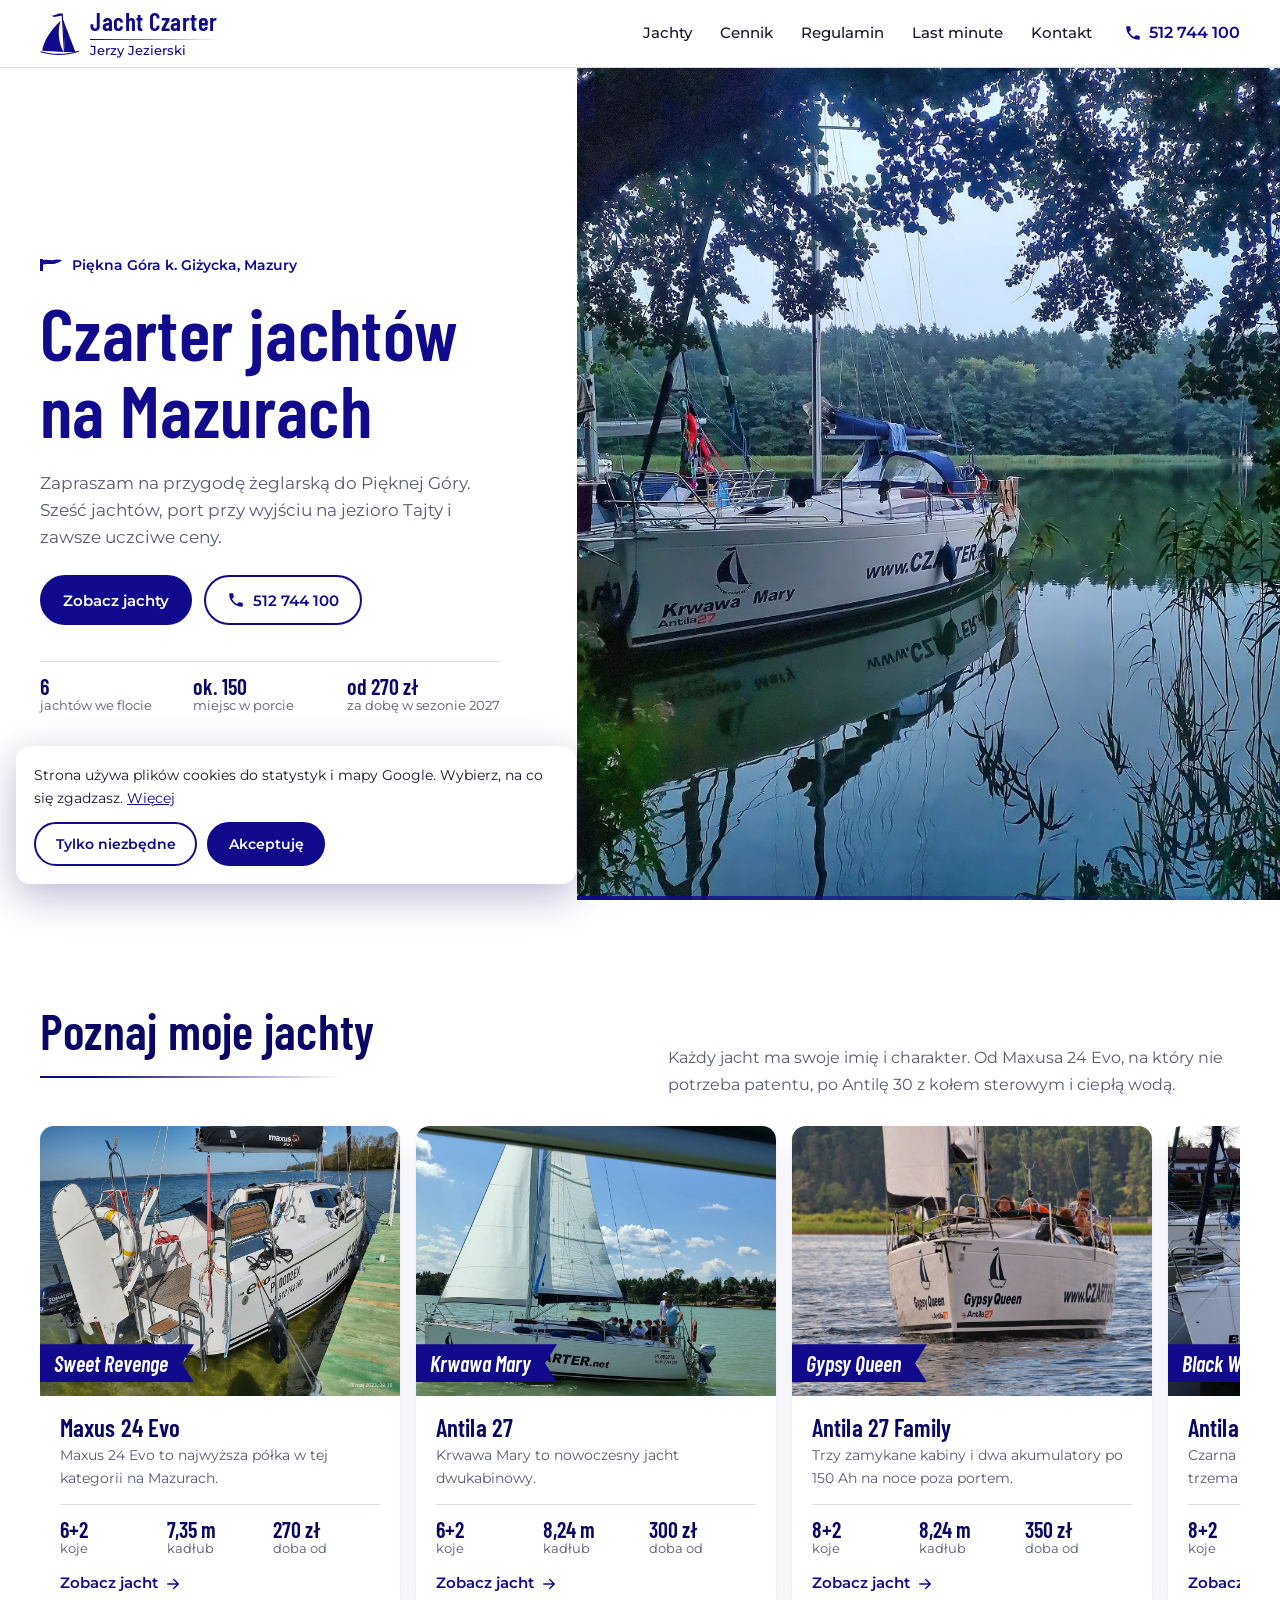
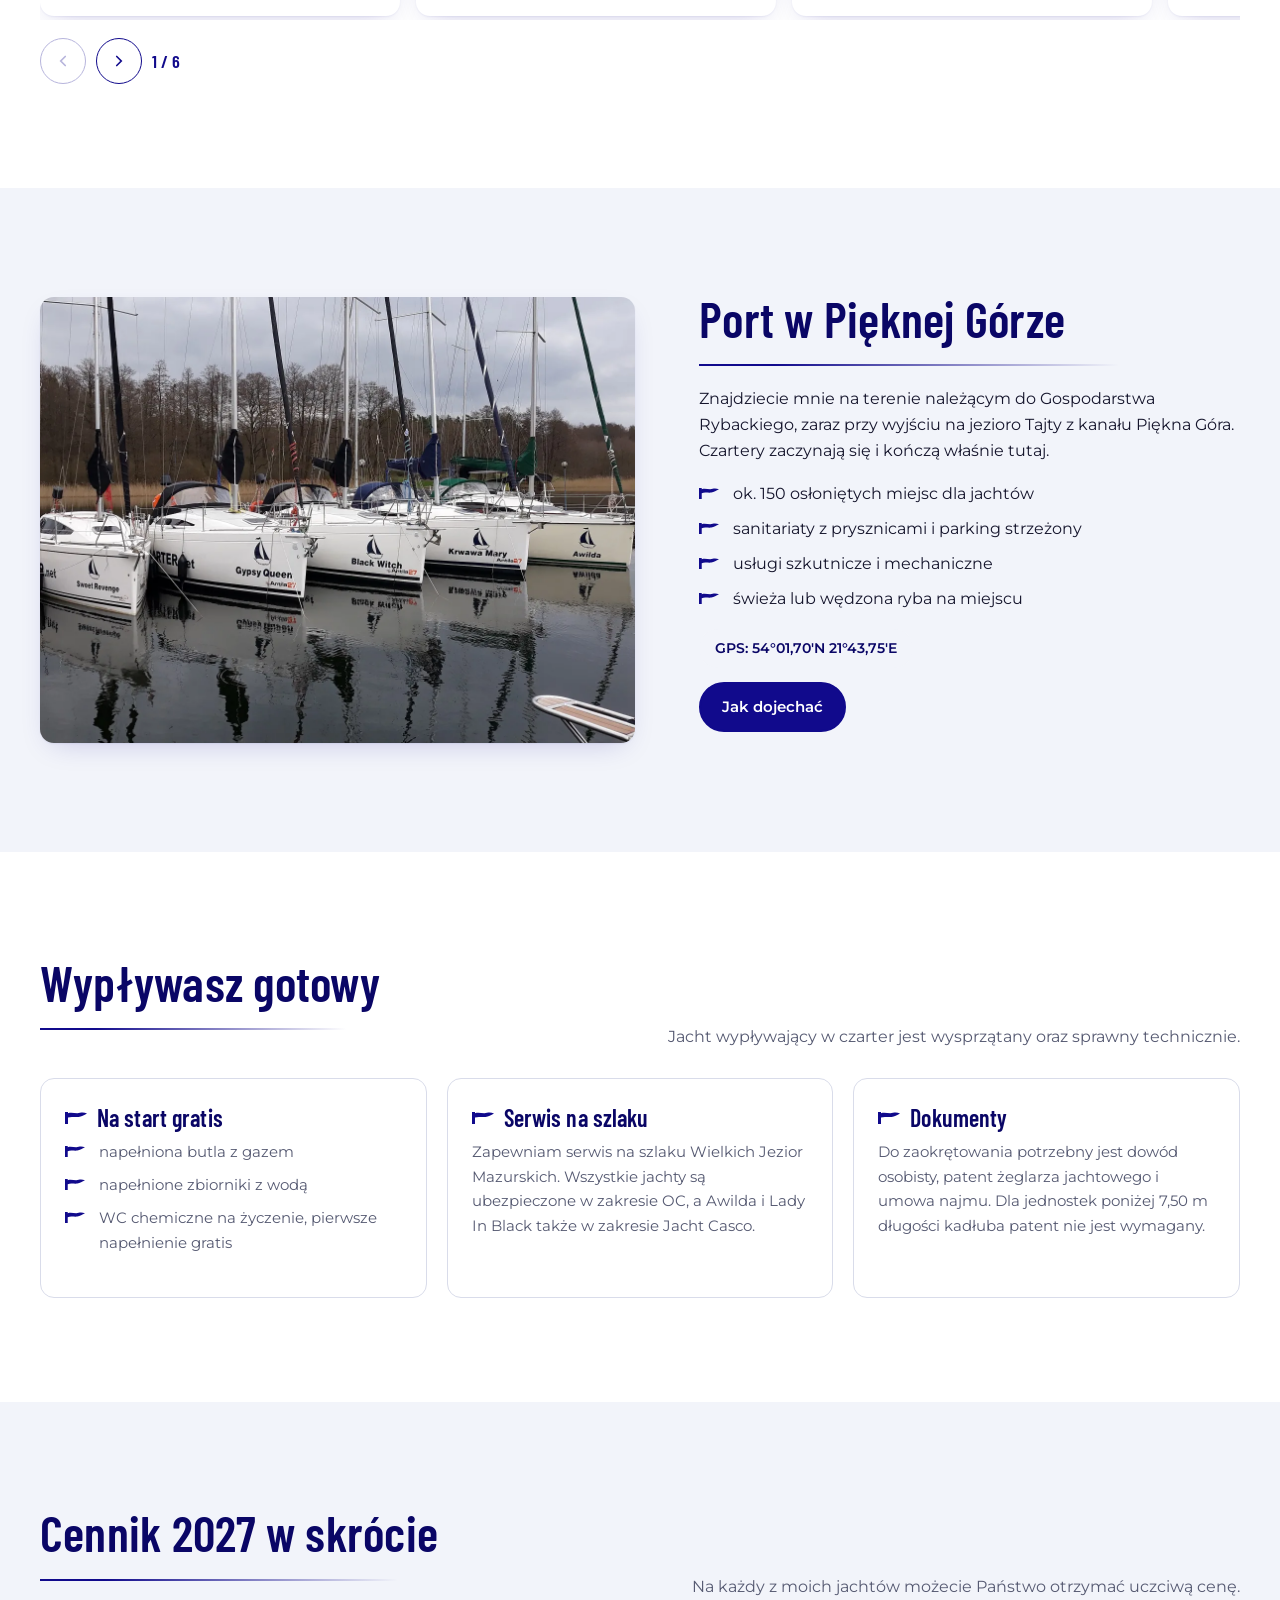
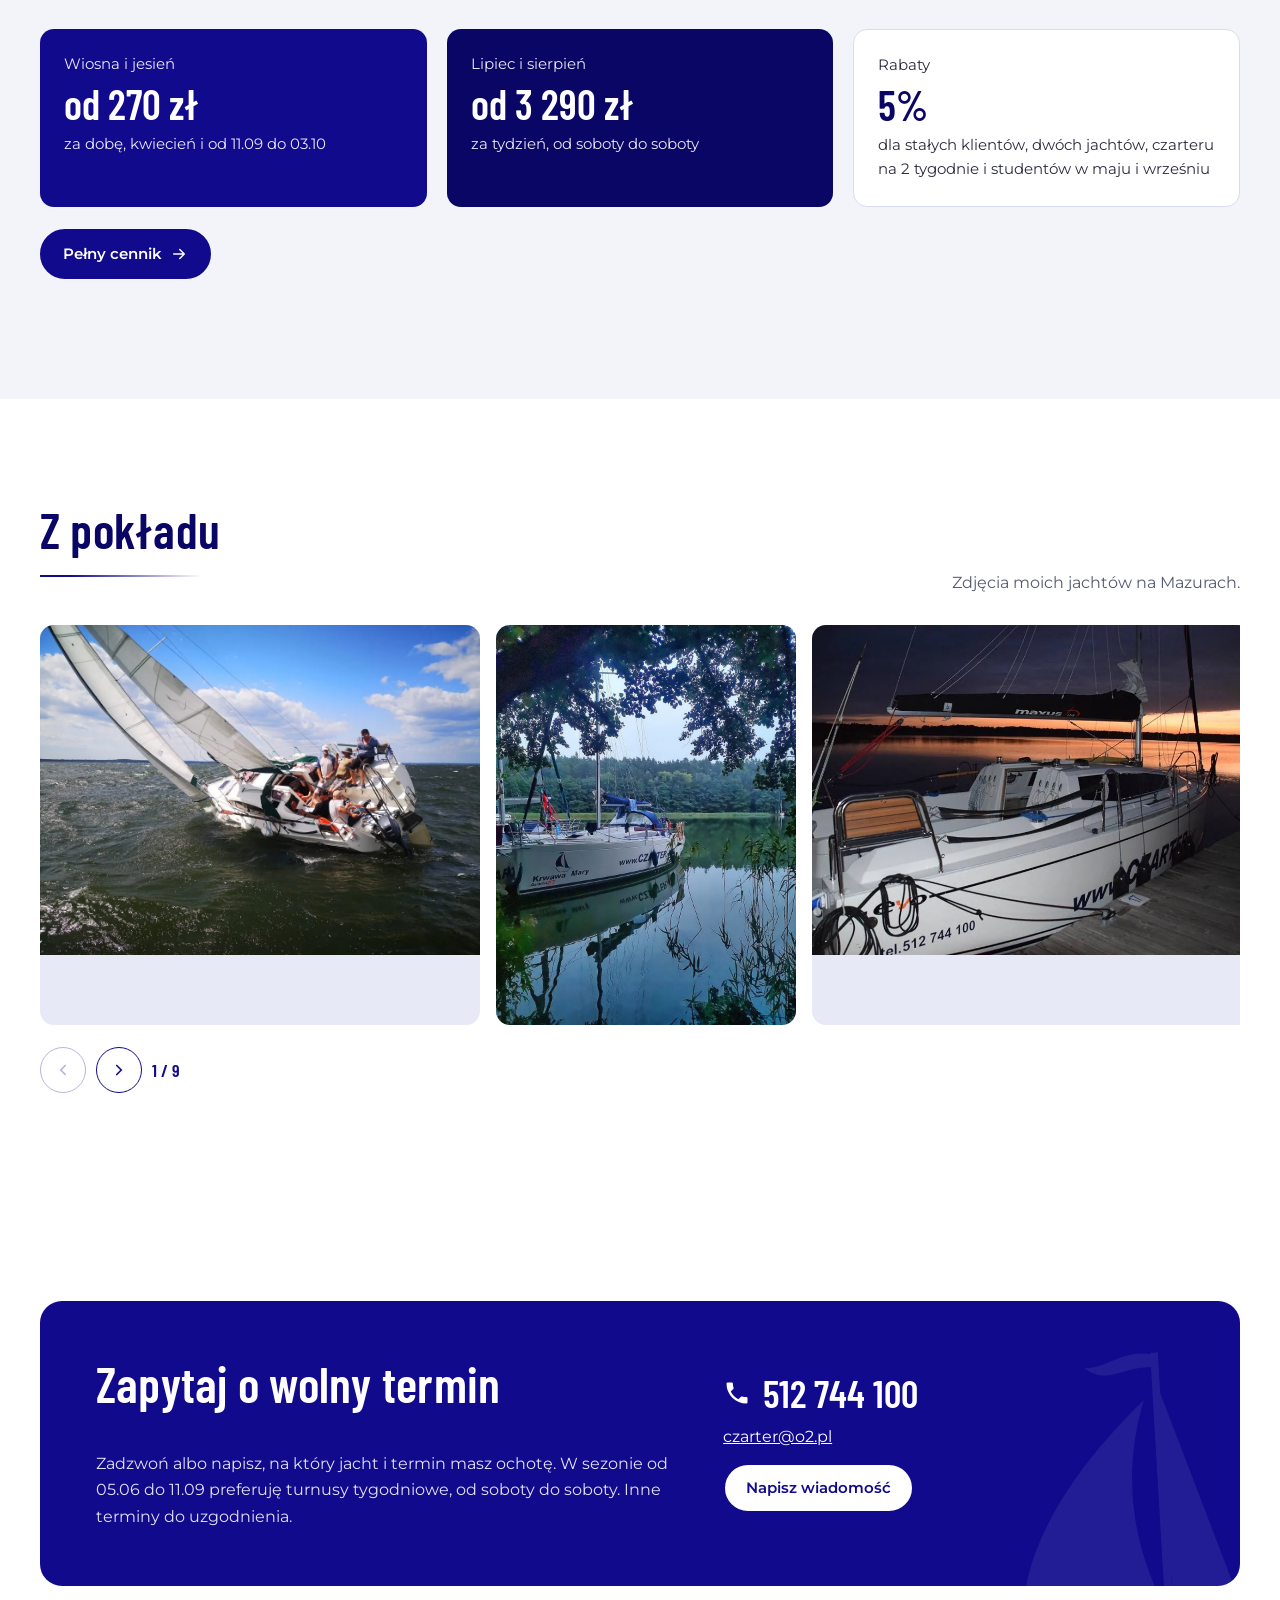
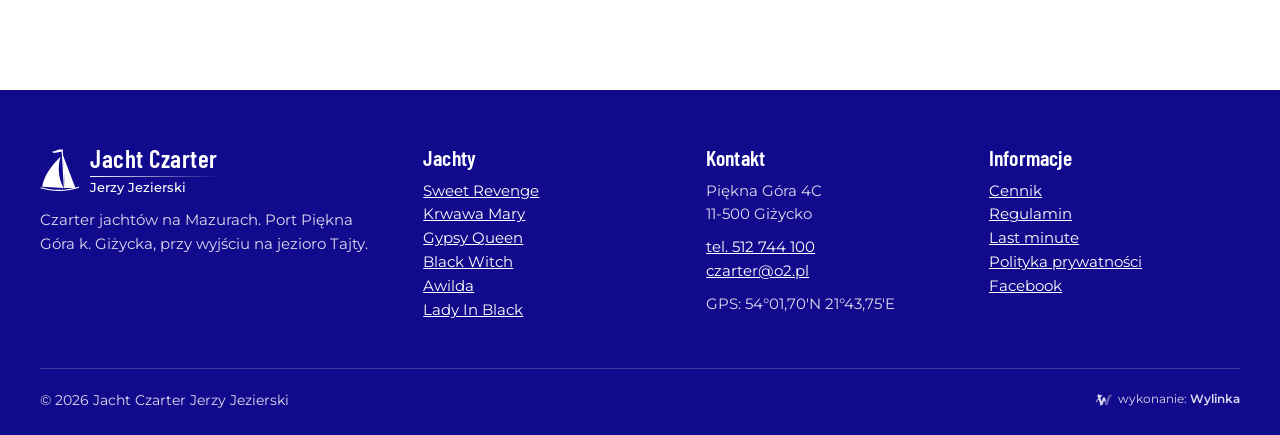
<file: index.html>
<!doctype html>
<html lang="pl">
<head>
<meta charset="utf-8">
<meta name="viewport" content="width=device-width,initial-scale=1,viewport-fit=cover">
<meta name="robots" content="noindex,nofollow">
<title>Czarter jachtów Mazury, Piękna Góra k. Giżycka | Jacht Czarter Jerzy Jezierski</title>
<meta name="description" content="Czarter jachtów na Mazurach z portu Piękna Góra k. Giżycka. Sześć jachtów: Maxus 24 Evo, Antila 27, Antila 27 Family, Mellody 30, Antila 30. Cennik 2027, tel. 512 744 100.">
<meta name="theme-color" content="#ffffff">
<link rel="icon" href="img/favicon.svg" type="image/svg+xml">
<link rel="preconnect" href="https://fonts.googleapis.com">
<link rel="preconnect" href="https://fonts.gstatic.com" crossorigin>
<link href="https://fonts.googleapis.com/css2?family=Barlow+Condensed:ital,wght@0,600;1,600&family=Montserrat:wght@400;500;600&display=swap" rel="stylesheet">
<link rel="stylesheet" href="style.css?v=1">
<style>
.wylinka-badge{display:inline-flex;align-items:center;gap:.4em;color:inherit;text-decoration:none;font-size:.875em;line-height:1;opacity:.85}
.wylinka-badge:hover,.wylinka-badge:focus-visible{opacity:1}
.wylinka-badge:focus-visible{outline:2px solid currentColor;outline-offset:3px;border-radius:2px}
.wylinka-badge svg{width:18px;height:18px;flex:none;overflow:visible}
.wylinka-badge b{font-weight:600}
.wylinka-badge .wy-old{opacity:.45;transform-origin:40px 30px;transition:transform .32s cubic-bezier(.3,.7,.4,1),opacity .32s ease-out}
.wylinka-badge .wy-pod{opacity:0;transition:opacity .2s ease-out .08s}
.wylinka-badge:hover .wy-old,.wylinka-badge:focus-visible .wy-old{transform:translate(9px,7px) rotate(9deg);opacity:0}
.wylinka-badge:hover .wy-pod,.wylinka-badge:focus-visible .wy-pod{opacity:1}
@media (prefers-reduced-motion:reduce){.wylinka-badge .wy-old,.wylinka-badge .wy-pod{transition:none}.wylinka-badge:hover .wy-old,.wylinka-badge:focus-visible .wy-old{transform:none;opacity:.45}.wylinka-badge:hover .wy-pod,.wylinka-badge:focus-visible .wy-pod{opacity:0}}
</style>
</head>
<body>
<a class="skip" href="#tresc">Przejdź do treści</a>
<header class="top"><div class="wrap top-in"><a class="logo" href="index.html" aria-label="Jacht Czarter Jerzy Jezierski, strona główna"><svg viewBox="0 0 110 118" aria-hidden="true" fill="currentColor"><path d="M59.3 2.5l3.2-.3 6.4 106.6-3.3.2z"/><path d="M60 3.2c-6.3-1.5-12.6.7-19 3.6-3.1 1.4-6.4 2.4-9.6 2.2 3.4 2.6 7.5 3.7 11.6 2.8 5.8-1.3 11.4-3.9 17.5-3.1z"/><path d="M62 15.5l35.5 92.8-28.4.4z"/><path d="M56.6 22.5C28 50 9.4 79.6 6.2 105.4l58.6 3.3C51.3 82.4 47.5 52.8 56.6 22.5z"/><path d="M2 106.5c34 9.5 70 10 106-2.2l-1 3.2c-36 12-72 11.4-106 2z"/></svg><span><b>Jacht Czarter</b><small>Jerzy Jezierski</small></span></a><nav class="menu" id="menu" aria-label="Główne"><div class="rozw"><a href="jachty.html">Jachty</a><div class="podmenu"><a href="jacht-sweet-revenge.html"><b>Sweet Revenge</b><span>Maxus 24 Evo</span></a><a href="jacht-krwawa-mary.html"><b>Krwawa Mary</b><span>Antila 27</span></a><a href="jacht-gypsy-queen.html"><b>Gypsy Queen</b><span>Antila 27 Family</span></a><a href="jacht-black-witch.html"><b>Black Witch</b><span>Antila 27 Family</span></a><a href="jacht-awilda.html"><b>Awilda</b><span>Mellody 30</span></a><a href="jacht-lady-in-black.html"><b>Lady In Black</b><span>Antila 30</span></a></div></div><a href="cennik.html">Cennik</a><a href="regulamin.html">Regulamin</a><a href="last-minute.html">Last minute</a><a href="kontakt.html">Kontakt</a><a class="m-tel" href="tel:+48512744100"><svg viewBox="0 0 24 24" aria-hidden="true"><path d="M6.6 10.8a15.1 15.1 0 0 0 6.6 6.6l2.2-2.2a1 1 0 0 1 1-.25 11.4 11.4 0 0 0 3.6.57 1 1 0 0 1 1 1V20a1 1 0 0 1-1 1A17 17 0 0 1 3 4a1 1 0 0 1 1-1h3.5a1 1 0 0 1 1 1c0 1.25.2 2.45.57 3.57a1 1 0 0 1-.25 1z" fill="currentColor"/></svg>512 744 100</a></nav><a class="tel-top" href="tel:+48512744100" aria-label="Zadzwoń 512 744 100"><svg viewBox="0 0 24 24" aria-hidden="true"><path d="M6.6 10.8a15.1 15.1 0 0 0 6.6 6.6l2.2-2.2a1 1 0 0 1 1-.25 11.4 11.4 0 0 0 3.6.57 1 1 0 0 1 1 1V20a1 1 0 0 1-1 1A17 17 0 0 1 3 4a1 1 0 0 1 1-1h3.5a1 1 0 0 1 1 1c0 1.25.2 2.45.57 3.57a1 1 0 0 1-.25 1z" fill="currentColor"/></svg><span>512 744 100</span></a><button class="burger" type="button" aria-label="Menu" aria-expanded="false" aria-controls="menu"><span></span><span></span><span></span></button></div></header>
<main id="tresc">
<section class="hero">
<div class="hero-in">
<p class="miejsce"><span class="proporzec"></span>Piękna Góra k. Giżycka, Mazury</p>
<h1>Czarter jachtów na Mazurach</h1>
<p class="lead">Zapraszam na przygodę żeglarską do Pięknej Góry. Sześć jachtów, port przy wyjściu na jezioro Tajty i zawsze uczciwe ceny.</p>
<div class="hero-cta"><a class="btn" href="jachty.html">Zobacz jachty</a><a class="btn btn-jasny" href="tel:+48512744100"><svg viewBox="0 0 24 24" aria-hidden="true"><path d="M6.6 10.8a15.1 15.1 0 0 0 6.6 6.6l2.2-2.2a1 1 0 0 1 1-.25 11.4 11.4 0 0 0 3.6.57 1 1 0 0 1 1 1V20a1 1 0 0 1-1 1A17 17 0 0 1 3 4a1 1 0 0 1 1-1h3.5a1 1 0 0 1 1 1c0 1.25.2 2.45.57 3.57a1 1 0 0 1-.25 1z" fill="currentColor"/></svg>512 744 100</a></div>
<div class="liczby hero-liczby"><div><b>6</b>jachtów we flocie</div><div><b>ok. 150</b>miejsc w porcie</div><div><b>od 270 zł</b>za dobę w sezonie 2027</div></div>
</div>
<div class="hero-foto"><picture><source media="(max-width:640px)" srcset="img/home-img_20210725_205745_easyhdr.webp" width="900" height="1200"><img src="img/home-dsc0816.webp" width="1200" height="796" alt="Załoga pod żaglami na jachcie Gypsy Queen" fetchpriority="high"></picture></div>
</section>

<section class="sekcja"><div class="wrap">
<div class="naglowek"><h2 class="horyzont">Poznaj moje jachty</h2><p>Każdy jacht ma swoje imię i charakter. Od Maxusa 24 Evo, na który nie potrzeba patentu, po Antilę 30 z kołem sterowym i ciepłą wodą.</p></div>
<div class="karuzela"><div class="tor" tabindex="0" aria-label="Jachty"><a class="jacht" href="jacht-sweet-revenge.html"><div class="fot"><img src="img/home-maxus.webp" width="1200" height="897" alt="Maxus 24 Evo Sweet Revenge" loading="lazy" decoding="async"><span class="bandera">Sweet Revenge</span></div><div class="opis"><h3>Maxus 24 Evo</h3><p class="model">Maxus 24 Evo to najwyższa półka w tej kategorii na Mazurach.</p><div class="liczby"><div><b>6+2</b>koje</div><div><b>7,35 m</b>kadłub</div><div><b>270 zł</b>doba od</div></div><span class="wiecej">Zobacz jacht <svg viewBox="0 0 24 24" aria-hidden="true"><path d="M5 12h13M13 6l6 6-6 6" fill="none" stroke="currentColor" stroke-width="2" stroke-linecap="round" stroke-linejoin="round"/></svg></span></div></a><a class="jacht" href="jacht-krwawa-mary.html"><div class="fot"><img src="img/home-a27-krwawa.webp" width="1200" height="900" alt="Antila 27 Krwawa Mary" loading="lazy" decoding="async"><span class="bandera">Krwawa Mary</span></div><div class="opis"><h3>Antila 27</h3><p class="model">Krwawa Mary to nowoczesny jacht dwukabinowy.</p><div class="liczby"><div><b>6+2</b>koje</div><div><b>8,24 m</b>kadłub</div><div><b>300 zł</b>doba od</div></div><span class="wiecej">Zobacz jacht <svg viewBox="0 0 24 24" aria-hidden="true"><path d="M5 12h13M13 6l6 6-6 6" fill="none" stroke="currentColor" stroke-width="2" stroke-linecap="round" stroke-linejoin="round"/></svg></span></div></a><a class="jacht" href="jacht-gypsy-queen.html"><div class="fot"><img src="img/home-dsc0768.webp" width="1200" height="796" alt="Antila 27 Family Gypsy Queen" loading="lazy" decoding="async"><span class="bandera">Gypsy Queen</span></div><div class="opis"><h3>Antila 27 Family</h3><p class="model">Trzy zamykane kabiny i dwa akumulatory po 150 Ah na noce poza portem.</p><div class="liczby"><div><b>8+2</b>koje</div><div><b>8,24 m</b>kadłub</div><div><b>350 zł</b>doba od</div></div><span class="wiecej">Zobacz jacht <svg viewBox="0 0 24 24" aria-hidden="true"><path d="M5 12h13M13 6l6 6-6 6" fill="none" stroke="currentColor" stroke-width="2" stroke-linecap="round" stroke-linejoin="round"/></svg></span></div></a><a class="jacht" href="jacht-black-witch.html"><div class="fot"><img src="img/home-20200508_185646.webp" width="1024" height="768" alt="Antila 27 Family Black Witch" loading="lazy" decoding="async"><span class="bandera">Black Witch</span></div><div class="opis"><h3>Antila 27 Family</h3><p class="model">Czarna Wiedźma to bardzo wygodny jacht z trzema kabinami.</p><div class="liczby"><div><b>8+2</b>koje</div><div><b>8,24 m</b>kadłub</div><div><b>350 zł</b>doba od</div></div><span class="wiecej">Zobacz jacht <svg viewBox="0 0 24 24" aria-hidden="true"><path d="M5 12h13M13 6l6 6-6 6" fill="none" stroke="currentColor" stroke-width="2" stroke-linecap="round" stroke-linejoin="round"/></svg></span></div></a><a class="jacht" href="jacht-awilda.html"><div class="fot"><img src="img/aw-01.webp" width="1024" height="768" alt="Mellody 30 Awilda" loading="lazy" decoding="async"><span class="bandera">Awilda</span></div><div class="opis"><h3>Mellody 30</h3><p class="model">Mellody 30 to najszybszy jacht w mojej flocie.</p><div class="liczby"><div><b>6+2</b>koje</div><div><b>9,46 m</b>długość</div><div><b>350 zł</b>doba od</div></div><span class="wiecej">Zobacz jacht <svg viewBox="0 0 24 24" aria-hidden="true"><path d="M5 12h13M13 6l6 6-6 6" fill="none" stroke="currentColor" stroke-width="2" stroke-linecap="round" stroke-linejoin="round"/></svg></span></div></a><a class="jacht" href="jacht-lady-in-black.html"><div class="fot"><img src="img/lb-00.webp" width="773" height="1030" alt="Antila 30 Lady In Black" loading="lazy" decoding="async"><span class="bandera">Lady In Black</span></div><div class="opis"><h3>Antila 30</h3><p class="model">Antila 30 to nowoczesna i bardzo komfortowa jednostka.</p><div class="liczby"><div><b>8+2</b>koje</div><div><b>9,45 m</b>długość</div><div><b>600 zł</b>doba od</div></div><span class="wiecej">Zobacz jacht <svg viewBox="0 0 24 24" aria-hidden="true"><path d="M5 12h13M13 6l6 6-6 6" fill="none" stroke="currentColor" stroke-width="2" stroke-linecap="round" stroke-linejoin="round"/></svg></span></div></a></div><div class="nawig"><button class="wstecz" type="button" aria-label="Poprzednie"><svg viewBox="0 0 24 24" aria-hidden="true"><path d="M15 6l-6 6 6 6" fill="none" stroke="currentColor" stroke-width="2.2" stroke-linecap="round"/></svg></button><button class="dalej" type="button" aria-label="Następne"><svg viewBox="0 0 24 24" aria-hidden="true"><path d="M9 6l6 6-6 6" fill="none" stroke="currentColor" stroke-width="2.2" stroke-linecap="round"/></svg></button><span class="licznik"></span></div></div>
</div></section>

<section class="sekcja tlo"><div class="wrap port">
<div class="fot"><img src="img/home-20230413_152521.webp" width="1200" height="900" alt="Jachty czarter.net przy kei w porcie Piękna Góra" loading="lazy" decoding="async"></div>
<div><h2 class="horyzont">Port w Pięknej Górze</h2>
<p>Znajdziecie mnie na terenie należącym do Gospodarstwa Rybackiego, zaraz przy wyjściu na jezioro Tajty z kanału Piękna Góra. Czartery zaczynają się i kończą właśnie tutaj.</p>
<ul class="lista-p"><li>ok. 150 osłoniętych miejsc dla jachtów</li><li>sanitariaty z prysznicami i parking strzeżony</li><li>usługi szkutnicze i mechaniczne</li><li>świeża lub wędzona ryba na miejscu</li></ul>
<p class="gps">GPS: 54°01,70′N 21°43,75′E</p>
<p><a class="btn" href="kontakt.html">Jak dojechać</a></p></div>
</div></section>

<section class="sekcja"><div class="wrap">
<div class="naglowek"><h2 class="horyzont">Wypływasz gotowy</h2><p>Jacht wypływający w czarter jest wysprzątany oraz sprawny technicznie.</p></div>
<div class="atuty">
<div class="atut"><h3><span class="proporzec"></span>Na start gratis</h3><ul class="lista-p"><li>napełniona butla z gazem</li><li>napełnione zbiorniki z wodą</li><li>WC chemiczne na życzenie, pierwsze napełnienie gratis</li></ul></div>
<div class="atut"><h3><span class="proporzec"></span>Serwis na szlaku</h3><p>Zapewniam serwis na szlaku Wielkich Jezior Mazurskich. Wszystkie jachty są ubezpieczone w zakresie OC, a Awilda i Lady In Black także w zakresie Jacht Casco.</p></div>
<div class="atut"><h3><span class="proporzec"></span>Dokumenty</h3><p>Do zaokrętowania potrzebny jest dowód osobisty, patent żeglarza jachtowego i umowa najmu. Dla jednostek poniżej 7,50 m długości kadłuba patent nie jest wymagany.</p></div>
</div></div></section>

<section class="sekcja tlo"><div class="wrap">
<div class="naglowek"><h2 class="horyzont">Cennik 2027 w skrócie</h2><p>Na każdy z moich jachtów możecie Państwo otrzymać uczciwą cenę.</p></div>
<div class="ceny-skrot">
<div class="cena-k"><p>Wiosna i jesień</p><b>od 270 zł</b><p>za dobę, kwiecień i od 11.09 do 03.10</p></div>
<div class="cena-k"><p>Lipiec i sierpień</p><b>od 3 290 zł</b><p>za tydzień, od soboty do soboty</p></div>
<div class="cena-k"><p>Rabaty</p><b>5%</b><p>dla stałych klientów, dwóch jachtów, czarteru na 2 tygodnie i studentów w maju i wrześniu</p></div>
</div>
<p style="margin-top:22px"><a class="btn" href="cennik.html">Pełny cennik <svg viewBox="0 0 24 24" aria-hidden="true"><path d="M5 12h13M13 6l6 6-6 6" fill="none" stroke="currentColor" stroke-width="2" stroke-linecap="round" stroke-linejoin="round"/></svg></a></p>
</div></section>

<section class="sekcja"><div class="wrap">
<div class="naglowek"><h2 class="horyzont">Z pokładu</h2><p>Zdjęcia moich jachtów na Mazurach.</p></div>
<div class="karuzela"><div class="tor" tabindex="0" aria-label="Zdjęcia z pokładu"><figure class="foto-k" style="margin:0"><img src="img/aw-01.webp" width="1024" height="768" alt="Jacht z floty czarter.net" loading="lazy" decoding="async"></figure><figure class="foto-k pion" style="margin:0"><img src="img/home-img_20210725_205745_easyhdr.webp" width="900" height="1200" alt="Jacht z floty czarter.net" loading="lazy" decoding="async"></figure><figure class="foto-k" style="margin:0"><img src="img/home-10.webp" width="960" height="639" alt="Jacht z floty czarter.net" loading="lazy" decoding="async"></figure><figure class="foto-k" style="margin:0"><img src="img/gq-05.webp" width="1024" height="682" alt="Jacht z floty czarter.net" loading="lazy" decoding="async"></figure><figure class="foto-k pion" style="margin:0"><img src="img/lb-12.webp" width="773" height="1030" alt="Jacht z floty czarter.net" loading="lazy" decoding="async"></figure><figure class="foto-k" style="margin:0"><img src="img/home-5.webp" width="960" height="639" alt="Jacht z floty czarter.net" loading="lazy" decoding="async"></figure><figure class="foto-k" style="margin:0"><img src="img/bw-14.webp" width="1024" height="682" alt="Jacht z floty czarter.net" loading="lazy" decoding="async"></figure><figure class="foto-k" style="margin:0"><img src="img/km-00.webp" width="1024" height="682" alt="Jacht z floty czarter.net" loading="lazy" decoding="async"></figure><figure class="foto-k" style="margin:0"><img src="img/home-suuper.webp" width="1024" height="768" alt="Jacht z floty czarter.net" loading="lazy" decoding="async"></figure></div><div class="nawig"><button class="wstecz" type="button" aria-label="Poprzednie"><svg viewBox="0 0 24 24" aria-hidden="true"><path d="M15 6l-6 6 6 6" fill="none" stroke="currentColor" stroke-width="2.2" stroke-linecap="round"/></svg></button><button class="dalej" type="button" aria-label="Następne"><svg viewBox="0 0 24 24" aria-hidden="true"><path d="M9 6l6 6-6 6" fill="none" stroke="currentColor" stroke-width="2.2" stroke-linecap="round"/></svg></button><span class="licznik"></span></div></div>
</div></section>
<section class="sekcja"><div class="wrap"><div class="cta">
<div><h2 class="horyzont">Zapytaj o wolny termin</h2><p>Zadzwoń albo napisz, na który jacht i termin masz ochotę. W sezonie od 05.06 do 11.09 preferuję turnusy tygodniowe, od soboty do soboty. Inne terminy do uzgodnienia.</p></div>
<div class="akcje"><a class="duzy-tel" href="tel:+48512744100"><svg viewBox="0 0 24 24" aria-hidden="true"><path d="M6.6 10.8a15.1 15.1 0 0 0 6.6 6.6l2.2-2.2a1 1 0 0 1 1-.25 11.4 11.4 0 0 0 3.6.57 1 1 0 0 1 1 1V20a1 1 0 0 1-1 1A17 17 0 0 1 3 4a1 1 0 0 1 1-1h3.5a1 1 0 0 1 1 1c0 1.25.2 2.45.57 3.57a1 1 0 0 1-.25 1z" fill="currentColor"/></svg>512 744 100</a><a class="mail" href="mailto:czarter@o2.pl">czarter@o2.pl</a><a class="btn btn-jasny" href="kontakt.html#formularz">Napisz wiadomość</a></div>
<svg class="cta-zagiel" viewBox="0 0 110 118" aria-hidden="true" fill="currentColor"><path d="M59.3 2.5l3.2-.3 6.4 106.6-3.3.2z"/><path d="M60 3.2c-6.3-1.5-12.6.7-19 3.6-3.1 1.4-6.4 2.4-9.6 2.2 3.4 2.6 7.5 3.7 11.6 2.8 5.8-1.3 11.4-3.9 17.5-3.1z"/><path d="M62 15.5l35.5 92.8-28.4.4z"/><path d="M56.6 22.5C28 50 9.4 79.6 6.2 105.4l58.6 3.3C51.3 82.4 47.5 52.8 56.6 22.5z"/><path d="M2 106.5c34 9.5 70 10 106-2.2l-1 3.2c-36 12-72 11.4-106 2z"/></svg>
</div></div></section>
</main>
<footer class="stopka"><div class="wrap">
<div class="st-grid">
<div class="st-marka"><a class="logo" href="index.html" aria-label="Jacht Czarter Jerzy Jezierski, strona główna"><svg viewBox="0 0 110 118" aria-hidden="true" fill="currentColor"><path d="M59.3 2.5l3.2-.3 6.4 106.6-3.3.2z"/><path d="M60 3.2c-6.3-1.5-12.6.7-19 3.6-3.1 1.4-6.4 2.4-9.6 2.2 3.4 2.6 7.5 3.7 11.6 2.8 5.8-1.3 11.4-3.9 17.5-3.1z"/><path d="M62 15.5l35.5 92.8-28.4.4z"/><path d="M56.6 22.5C28 50 9.4 79.6 6.2 105.4l58.6 3.3C51.3 82.4 47.5 52.8 56.6 22.5z"/><path d="M2 106.5c34 9.5 70 10 106-2.2l-1 3.2c-36 12-72 11.4-106 2z"/></svg><span><b>Jacht Czarter</b><small>Jerzy Jezierski</small></span></a><p>Czarter jachtów na Mazurach. Port Piękna Góra k. Giżycka, przy wyjściu na jezioro Tajty.</p></div>
<div><h3>Jachty</h3><p><a href="jacht-sweet-revenge.html">Sweet Revenge</a><br><a href="jacht-krwawa-mary.html">Krwawa Mary</a><br><a href="jacht-gypsy-queen.html">Gypsy Queen</a><br><a href="jacht-black-witch.html">Black Witch</a><br><a href="jacht-awilda.html">Awilda</a><br><a href="jacht-lady-in-black.html">Lady In Black</a></p></div>
<div><h3>Kontakt</h3><p>Piękna Góra 4C<br>11-500 Giżycko</p><p><a href="tel:+48512744100">tel. 512 744 100</a><br><a href="mailto:czarter@o2.pl">czarter@o2.pl</a></p><p>GPS: 54°01,70′N 21°43,75′E</p></div>
<div><h3>Informacje</h3><p><a href="cennik.html">Cennik</a><br><a href="regulamin.html">Regulamin</a><br><a href="last-minute.html">Last minute</a><br><a href="polityka-prywatnosci.html">Polityka prywatności</a><br><a href="https://www.facebook.com/JezierskiJ/" rel="noopener">Facebook</a></p></div>
</div>
<div class="st-dol"><span>© <span id="rok">2026</span> Jacht Czarter Jerzy Jezierski</span><a class="wylinka-badge" href="https://wylinka.pl/?utm_source=czarter.net&amp;utm_medium=stopka&amp;utm_campaign=wykonanie" rel="noopener" title="Strona wykonana przez Wylinka"><svg viewBox="0 0 64 64" aria-hidden="true" focusable="false" fill="currentColor"><path d="M9.8 22.8l-1.2-7.9 2.2-3.7 15.5 4.6-.5 1.5-7.2 5.5 4.7 15.6 5-15.6 7 0 4.1 12.7-4.2-.9-2.6 1.8-.8-2.2-5.3 15.6-4.3 0 .4 .2-2.1 2.8-1.3-1.1 1.1-1.4-3.1 .2-.1-1.7 2.2-.1-5.7-16.5-4.8 .6-.8 3.1 0 .5-.3 .5 .8 2.2-1.6 .5-.4-1.3-.8 1.6-1.5-.8 .8-1.6-1.4 .6-.6-1.6 2.3-.8 .2-.4 1.3-4.8 5.9-.8-2.4-6.9zM15.2 13.7l-.1-.4-.4 .8-.1 .8 .1 1 .1 .4 .3 .7 .3-.9 .1-.7 0-.8z"/><path class="wy-pod" d="M37.1 49.8l-4.5-13.3 2.6-1.8 4.2 .9 .9 2.8 3-9.7 0-.5 .1-.8 3.2-8.4 .5-1 .6-1 .9-1.1 1.3-1 1.1-.7 1.4-.5 1.4-.3 .7 0 .9 0 1.2 .3 1.4 .6 .8 .5 .7 .7 .6 .7 .5 .9 .3 .9 .1 .9 0 .8-.2 .9-.5 .9-.5 .6-.7 .5-.7 .3-.1-.1 0-.1 .5-.5 .3-.7 .2-.5 0-.6-.1-.6-.3-.7-.4-.5-.4-.4-.5-.3-.6-.3-.7 0-.7 .1-.6 .1-.5 .4-.5 .5-.3 .5-.2 .7-.1 1.5-1.4 5.1-.8 3.3-.3 .7-.5 .7-6 17.5 1.9 .1-.1 1.7-3.1-.2 1.1 1.4-1.3 1.1-2.1-2.8 .4-.2z"/><path class="wy-old" d="M40.8 50l.4-.2-4.1 0-4.2-12.5 2.5-1.7 4.3 .9 .6 1.9 .6-1.6 0-.3 2.4-7.8 0-.5 .1-.8 3.2-8.4 .4-.8 .6-.9 .9-1.2 .9-.9 1.3-.8 1.4-.6 1.2-.3 1.4-.1 1.3 .1 .6 .2 .8 .3 1.1 .6 .9 .7 .7 .9 .5 .9 .3 .9 .1 1.1-.1 .9-.3 .9-.4 .7-.6 .7-.6 .4-.6 .2-.1-.1 0-.1 .5-.5 .3-.7 .2-.5 0-.5-.1-.6-.2-.6-.3-.5-.4-.5-.5-.3-.6-.3-.7-.1-.6 0-.6 .1-.6 .3-.6 .5-.3 .4-.2 .5-.1 .5-.1 1.5-1.4 5.1-.8 3.3-.3 .7-.5 .7-6 17.5 1.9 .1-.1 1.7-3.1-.2 1.1 1.4-1.3 1.1zM49.6 17.1l.6 1.7-1.5 1.9 .4 .4 1.8-2.1-.7-2.1zM48.1 28.3l.5 1.8-1.7 1.8 .4 .4 1.9-2-.6-2.2zM37.9 41.7l1.7-1.5-.4-.4-1.7 1.4zM42.6 38.7l-1.5 2.8 1.1 2-1.3 2.6 .5 .2 1.5-2.8-1.1-2 1.4-2.5z"/></svg><span>wykonanie: <b>Wylinka</b></span></a></div>
</div></footer>
<div class="mob" aria-hidden="true"><a href="tel:+48512744100"><svg viewBox="0 0 24 24" aria-hidden="true"><path d="M6.6 10.8a15.1 15.1 0 0 0 6.6 6.6l2.2-2.2a1 1 0 0 1 1-.25 11.4 11.4 0 0 0 3.6.57 1 1 0 0 1 1 1V20a1 1 0 0 1-1 1A17 17 0 0 1 3 4a1 1 0 0 1 1-1h3.5a1 1 0 0 1 1 1c0 1.25.2 2.45.57 3.57a1 1 0 0 1-.25 1z" fill="currentColor"/></svg>Zadzwoń</a><a class="mob-cta" href="kontakt.html#formularz">Zapytaj o termin</a></div>
<div class="zgody" role="dialog" aria-label="Pliki cookies"><p>Strona używa plików cookies do statystyk i mapy Google. Wybierz, na co się zgadzasz. <a href="polityka-prywatnosci.html">Więcej</a></p><div><button type="button" class="btn btn-jasny" data-zgoda="niezbedne">Tylko niezbędne</button><button type="button" class="btn" data-zgoda="wszystkie">Akceptuję</button></div></div>
<script src="app.js?v=1" defer></script>
</body>
</html>
</file>
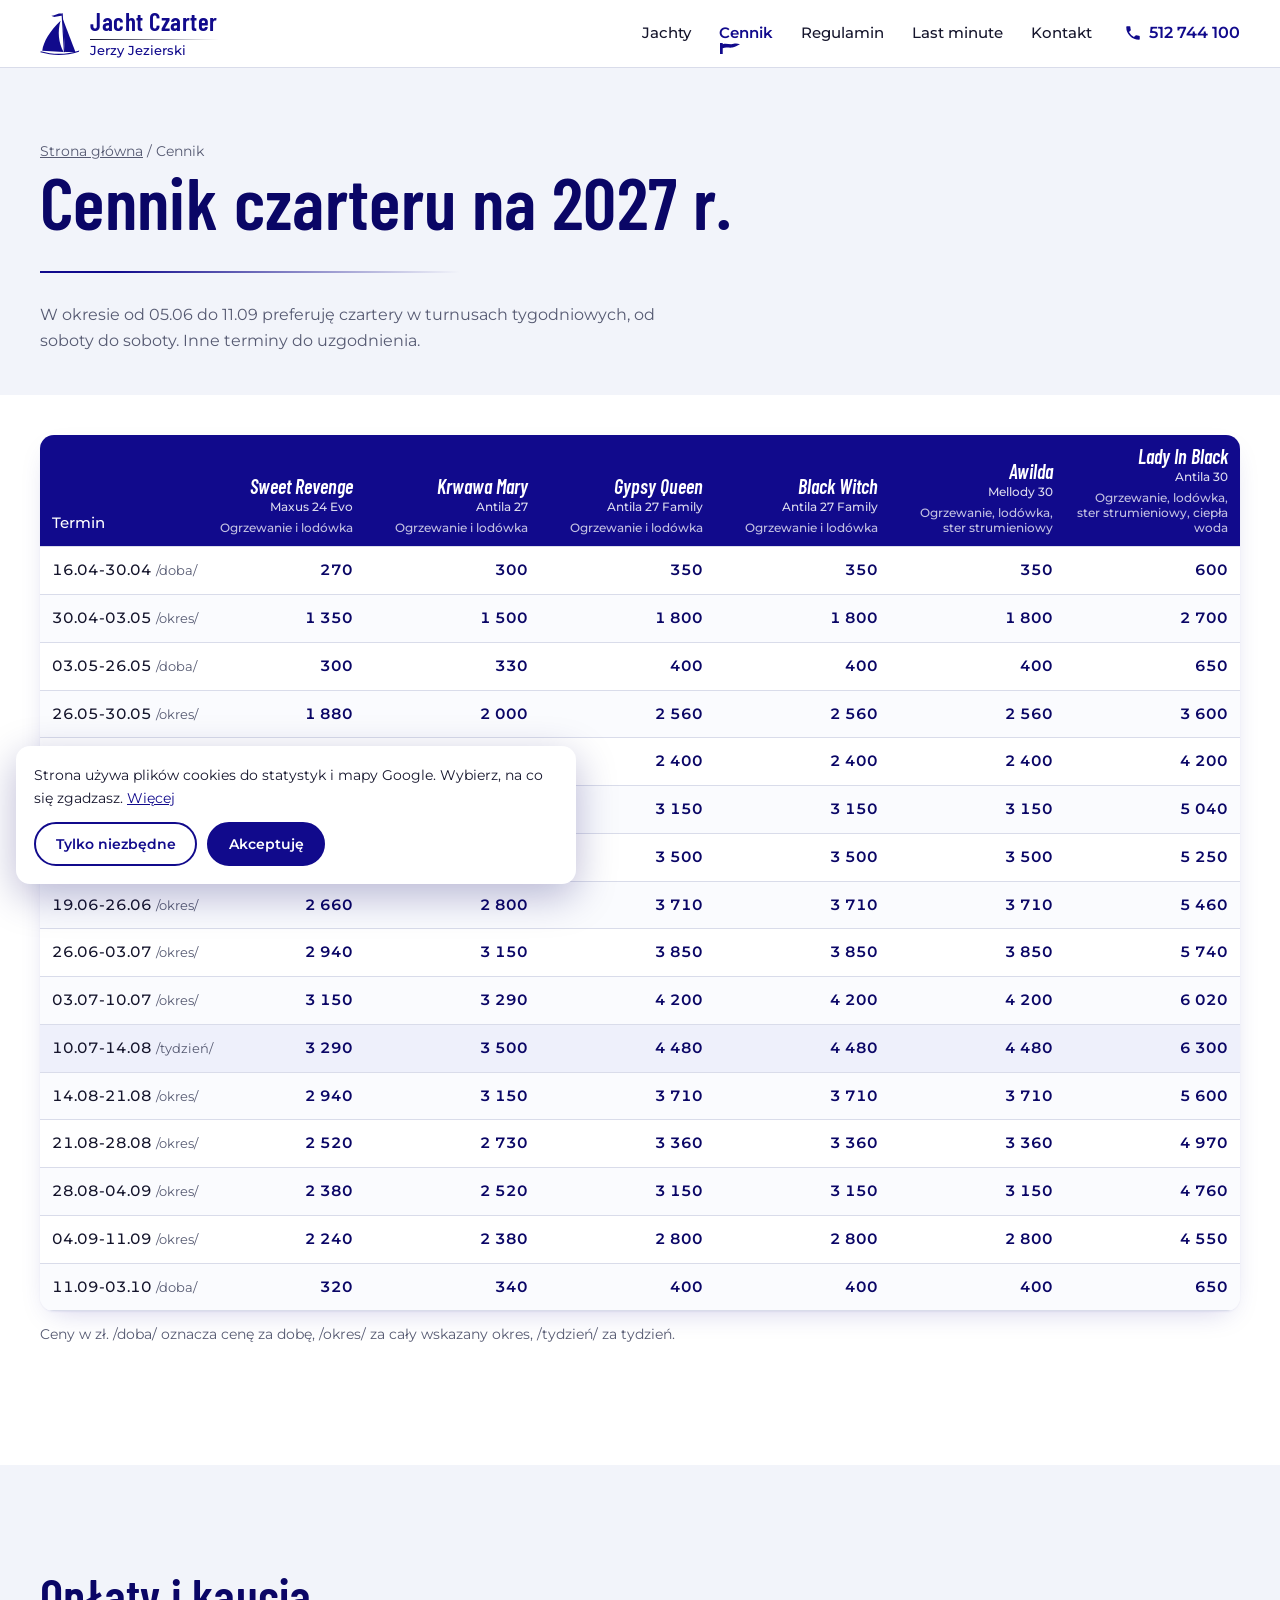
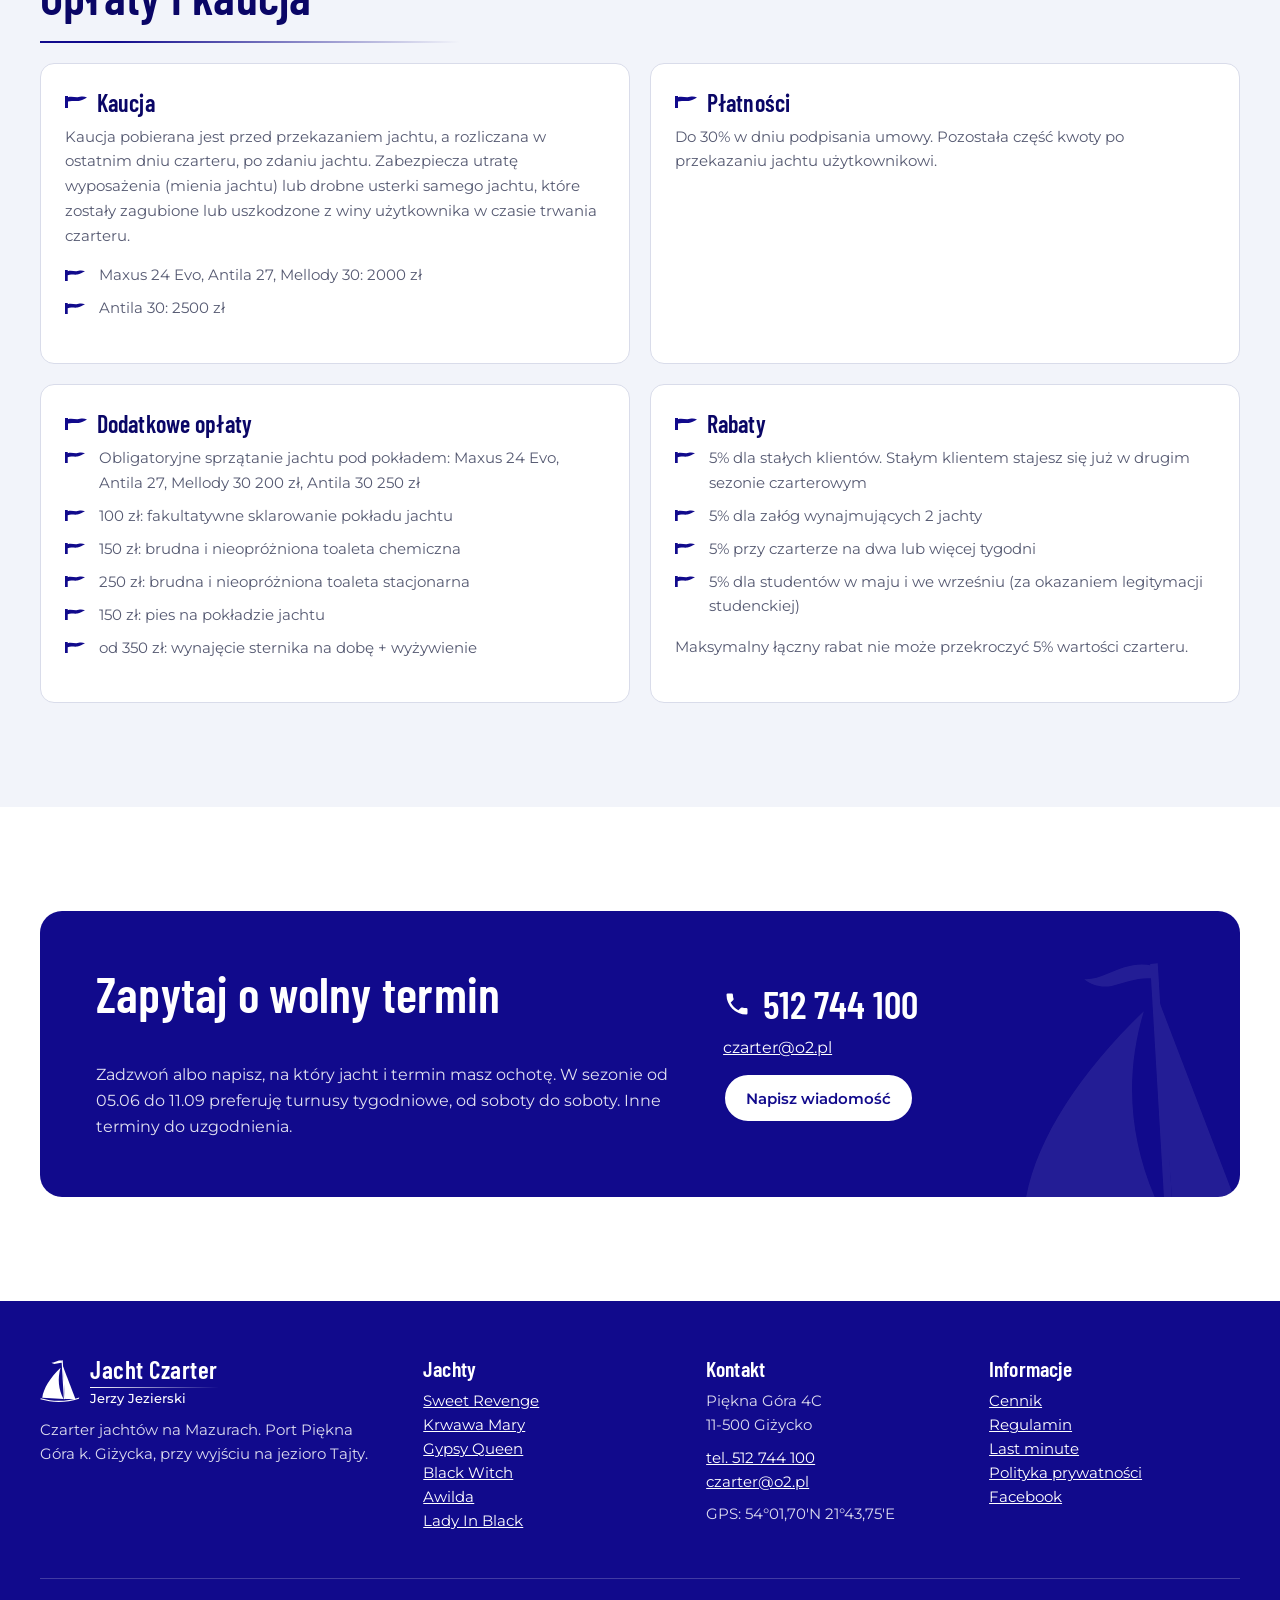
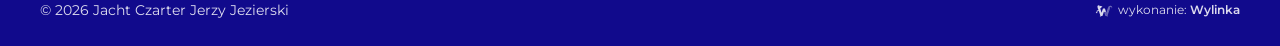
<file: cennik.html>
<!doctype html>
<html lang="pl">
<head>
<meta charset="utf-8">
<meta name="viewport" content="width=device-width,initial-scale=1,viewport-fit=cover">
<meta name="robots" content="noindex,nofollow">
<title>Cennik czarteru jachtów 2027, Mazury | czarter.net</title>
<meta name="description" content="Cennik czarteru jachtów na sezon 2027: ceny za dobę i tydzień dla sześciu jachtów, kaucja, opłaty dodatkowe i rabaty 5%.">
<meta name="theme-color" content="#ffffff">
<link rel="icon" href="img/favicon.svg" type="image/svg+xml">
<link rel="preconnect" href="https://fonts.googleapis.com">
<link rel="preconnect" href="https://fonts.gstatic.com" crossorigin>
<link href="https://fonts.googleapis.com/css2?family=Barlow+Condensed:ital,wght@0,600;1,600&family=Montserrat:wght@400;500;600&display=swap" rel="stylesheet">
<link rel="stylesheet" href="style.css?v=1">
<style>
.wylinka-badge{display:inline-flex;align-items:center;gap:.4em;color:inherit;text-decoration:none;font-size:.875em;line-height:1;opacity:.85}
.wylinka-badge:hover,.wylinka-badge:focus-visible{opacity:1}
.wylinka-badge:focus-visible{outline:2px solid currentColor;outline-offset:3px;border-radius:2px}
.wylinka-badge svg{width:18px;height:18px;flex:none;overflow:visible}
.wylinka-badge b{font-weight:600}
.wylinka-badge .wy-old{opacity:.45;transform-origin:40px 30px;transition:transform .32s cubic-bezier(.3,.7,.4,1),opacity .32s ease-out}
.wylinka-badge .wy-pod{opacity:0;transition:opacity .2s ease-out .08s}
.wylinka-badge:hover .wy-old,.wylinka-badge:focus-visible .wy-old{transform:translate(9px,7px) rotate(9deg);opacity:0}
.wylinka-badge:hover .wy-pod,.wylinka-badge:focus-visible .wy-pod{opacity:1}
@media (prefers-reduced-motion:reduce){.wylinka-badge .wy-old,.wylinka-badge .wy-pod{transition:none}.wylinka-badge:hover .wy-old,.wylinka-badge:focus-visible .wy-old{transform:none;opacity:.45}.wylinka-badge:hover .wy-pod,.wylinka-badge:focus-visible .wy-pod{opacity:0}}
</style>
</head>
<body>
<a class="skip" href="#tresc">Przejdź do treści</a>
<header class="top"><div class="wrap top-in"><a class="logo" href="index.html" aria-label="Jacht Czarter Jerzy Jezierski, strona główna"><svg viewBox="0 0 110 118" aria-hidden="true" fill="currentColor"><path d="M59.3 2.5l3.2-.3 6.4 106.6-3.3.2z"/><path d="M60 3.2c-6.3-1.5-12.6.7-19 3.6-3.1 1.4-6.4 2.4-9.6 2.2 3.4 2.6 7.5 3.7 11.6 2.8 5.8-1.3 11.4-3.9 17.5-3.1z"/><path d="M62 15.5l35.5 92.8-28.4.4z"/><path d="M56.6 22.5C28 50 9.4 79.6 6.2 105.4l58.6 3.3C51.3 82.4 47.5 52.8 56.6 22.5z"/><path d="M2 106.5c34 9.5 70 10 106-2.2l-1 3.2c-36 12-72 11.4-106 2z"/></svg><span><b>Jacht Czarter</b><small>Jerzy Jezierski</small></span></a><nav class="menu" id="menu" aria-label="Główne"><div class="rozw"><a href="jachty.html">Jachty</a><div class="podmenu"><a href="jacht-sweet-revenge.html"><b>Sweet Revenge</b><span>Maxus 24 Evo</span></a><a href="jacht-krwawa-mary.html"><b>Krwawa Mary</b><span>Antila 27</span></a><a href="jacht-gypsy-queen.html"><b>Gypsy Queen</b><span>Antila 27 Family</span></a><a href="jacht-black-witch.html"><b>Black Witch</b><span>Antila 27 Family</span></a><a href="jacht-awilda.html"><b>Awilda</b><span>Mellody 30</span></a><a href="jacht-lady-in-black.html"><b>Lady In Black</b><span>Antila 30</span></a></div></div><a href="cennik.html" aria-current="page">Cennik</a><a href="regulamin.html">Regulamin</a><a href="last-minute.html">Last minute</a><a href="kontakt.html">Kontakt</a><a class="m-tel" href="tel:+48512744100"><svg viewBox="0 0 24 24" aria-hidden="true"><path d="M6.6 10.8a15.1 15.1 0 0 0 6.6 6.6l2.2-2.2a1 1 0 0 1 1-.25 11.4 11.4 0 0 0 3.6.57 1 1 0 0 1 1 1V20a1 1 0 0 1-1 1A17 17 0 0 1 3 4a1 1 0 0 1 1-1h3.5a1 1 0 0 1 1 1c0 1.25.2 2.45.57 3.57a1 1 0 0 1-.25 1z" fill="currentColor"/></svg>512 744 100</a></nav><a class="tel-top" href="tel:+48512744100" aria-label="Zadzwoń 512 744 100"><svg viewBox="0 0 24 24" aria-hidden="true"><path d="M6.6 10.8a15.1 15.1 0 0 0 6.6 6.6l2.2-2.2a1 1 0 0 1 1-.25 11.4 11.4 0 0 0 3.6.57 1 1 0 0 1 1 1V20a1 1 0 0 1-1 1A17 17 0 0 1 3 4a1 1 0 0 1 1-1h3.5a1 1 0 0 1 1 1c0 1.25.2 2.45.57 3.57a1 1 0 0 1-.25 1z" fill="currentColor"/></svg><span>512 744 100</span></a><button class="burger" type="button" aria-label="Menu" aria-expanded="false" aria-controls="menu"><span></span><span></span><span></span></button></div></header>
<main id="tresc">
<section class="podhero"><div class="wrap"><p class="okruszki"><a href="index.html">Strona główna</a> / Cennik</p><h1 class="horyzont">Cennik czarteru na 2027 r.</h1><p>W okresie od 05.06 do 11.09 preferuję czartery w turnusach tygodniowych, od soboty do soboty. Inne terminy do uzgodnienia.</p></div></section>
<section class="sekcja" style="padding-top:40px"><div class="wrap">
<div class="przelacz" role="group" aria-label="Wybierz jacht"><button type="button" data-k="0" aria-pressed="true">Sweet Revenge</button><button type="button" data-k="1" aria-pressed="false">Krwawa Mary</button><button type="button" data-k="2" aria-pressed="false">Gypsy Queen</button><button type="button" data-k="3" aria-pressed="false">Black Witch</button><button type="button" data-k="4" aria-pressed="false">Awilda</button><button type="button" data-k="5" aria-pressed="false">Lady In Black</button></div>
<table class="tab-cen" data-pokaz="0"><thead><tr><th>Termin</th><th data-k="0"><b>Sweet Revenge</b><small>Maxus 24 Evo</small><div class="wyp-t">Ogrzewanie i lodówka</div></th><th data-k="1"><b>Krwawa Mary</b><small>Antila 27</small><div class="wyp-t">Ogrzewanie i lodówka</div></th><th data-k="2"><b>Gypsy Queen</b><small>Antila 27 Family</small><div class="wyp-t">Ogrzewanie i lodówka</div></th><th data-k="3"><b>Black Witch</b><small>Antila 27 Family</small><div class="wyp-t">Ogrzewanie i lodówka</div></th><th data-k="4"><b>Awilda</b><small>Mellody 30</small><div class="wyp-t">Ogrzewanie, lodówka, ster strumieniowy</div></th><th data-k="5"><b>Lady In Black</b><small>Antila 30</small><div class="wyp-t">Ogrzewanie, lodówka, ster strumieniowy, ciepła woda</div></th></tr></thead><tbody><tr><td>16.04-30.04 <small>/doba/</small></td><td data-k="0">270</td><td data-k="1">300</td><td data-k="2">350</td><td data-k="3">350</td><td data-k="4">350</td><td data-k="5">600</td></tr><tr><td>30.04-03.05 <small>/okres/</small></td><td data-k="0">1 350</td><td data-k="1">1 500</td><td data-k="2">1 800</td><td data-k="3">1 800</td><td data-k="4">1 800</td><td data-k="5">2 700</td></tr><tr><td>03.05-26.05 <small>/doba/</small></td><td data-k="0">300</td><td data-k="1">330</td><td data-k="2">400</td><td data-k="3">400</td><td data-k="4">400</td><td data-k="5">650</td></tr><tr><td>26.05-30.05 <small>/okres/</small></td><td data-k="0">1 880</td><td data-k="1">2 000</td><td data-k="2">2 560</td><td data-k="3">2 560</td><td data-k="4">2 560</td><td data-k="5">3 600</td></tr><tr><td>30.05-05.06 <small>/okres/</small></td><td data-k="0">1 800</td><td data-k="1">1 980</td><td data-k="2">2 400</td><td data-k="3">2 400</td><td data-k="4">2 400</td><td data-k="5">4 200</td></tr><tr><td>05.06-12.06 <small>/okres/</small></td><td data-k="0">2 240</td><td data-k="1">2 380</td><td data-k="2">3 150</td><td data-k="3">3 150</td><td data-k="4">3 150</td><td data-k="5">5 040</td></tr><tr><td>12.06-19.06 <small>/okres/</small></td><td data-k="0">2 450</td><td data-k="1">2 590</td><td data-k="2">3 500</td><td data-k="3">3 500</td><td data-k="4">3 500</td><td data-k="5">5 250</td></tr><tr><td>19.06-26.06 <small>/okres/</small></td><td data-k="0">2 660</td><td data-k="1">2 800</td><td data-k="2">3 710</td><td data-k="3">3 710</td><td data-k="4">3 710</td><td data-k="5">5 460</td></tr><tr><td>26.06-03.07 <small>/okres/</small></td><td data-k="0">2 940</td><td data-k="1">3 150</td><td data-k="2">3 850</td><td data-k="3">3 850</td><td data-k="4">3 850</td><td data-k="5">5 740</td></tr><tr><td>03.07-10.07 <small>/okres/</small></td><td data-k="0">3 150</td><td data-k="1">3 290</td><td data-k="2">4 200</td><td data-k="3">4 200</td><td data-k="4">4 200</td><td data-k="5">6 020</td></tr><tr class="lato"><td>10.07-14.08 <small>/tydzień/</small></td><td data-k="0">3 290</td><td data-k="1">3 500</td><td data-k="2">4 480</td><td data-k="3">4 480</td><td data-k="4">4 480</td><td data-k="5">6 300</td></tr><tr><td>14.08-21.08 <small>/okres/</small></td><td data-k="0">2 940</td><td data-k="1">3 150</td><td data-k="2">3 710</td><td data-k="3">3 710</td><td data-k="4">3 710</td><td data-k="5">5 600</td></tr><tr><td>21.08-28.08 <small>/okres/</small></td><td data-k="0">2 520</td><td data-k="1">2 730</td><td data-k="2">3 360</td><td data-k="3">3 360</td><td data-k="4">3 360</td><td data-k="5">4 970</td></tr><tr><td>28.08-04.09 <small>/okres/</small></td><td data-k="0">2 380</td><td data-k="1">2 520</td><td data-k="2">3 150</td><td data-k="3">3 150</td><td data-k="4">3 150</td><td data-k="5">4 760</td></tr><tr><td>04.09-11.09 <small>/okres/</small></td><td data-k="0">2 240</td><td data-k="1">2 380</td><td data-k="2">2 800</td><td data-k="3">2 800</td><td data-k="4">2 800</td><td data-k="5">4 550</td></tr><tr><td>11.09-03.10 <small>/doba/</small></td><td data-k="0">320</td><td data-k="1">340</td><td data-k="2">400</td><td data-k="3">400</td><td data-k="4">400</td><td data-k="5">650</td></tr></tbody></table>
<p class="uwaga">Ceny w zł. /doba/ oznacza cenę za dobę, /okres/ za cały wskazany okres, /tydzień/ za tydzień.</p>
</div></section>
<section class="sekcja tlo"><div class="wrap"><h2 class="horyzont">Opłaty i kaucja</h2><div class="oplaty">
<div class="atut"><h3><span class="proporzec"></span>Kaucja</h3><p>Kaucja pobierana jest przed przekazaniem jachtu, a rozliczana w ostatnim dniu czarteru, po zdaniu jachtu. Zabezpiecza utratę wyposażenia (mienia jachtu) lub drobne usterki samego jachtu, które zostały zagubione lub uszkodzone z winy użytkownika w czasie trwania czarteru.</p><ul class="lista-p"><li>Maxus 24 Evo, Antila 27, Mellody 30: 2000 zł</li><li>Antila 30: 2500 zł</li></ul></div>
<div class="atut"><h3><span class="proporzec"></span>Płatności</h3><p>Do 30% w dniu podpisania umowy. Pozostała część kwoty po przekazaniu jachtu użytkownikowi.</p></div>
<div class="atut"><h3><span class="proporzec"></span>Dodatkowe opłaty</h3><ul class="lista-p"><li>Obligatoryjne sprzątanie jachtu pod pokładem: Maxus 24 Evo, Antila 27, Mellody 30 200 zł, Antila 30 250 zł</li><li>100 zł: fakultatywne sklarowanie pokładu jachtu</li><li>150 zł: brudna i nieopróżniona toaleta chemiczna</li><li>250 zł: brudna i nieopróżniona toaleta stacjonarna</li><li>150 zł: pies na pokładzie jachtu</li><li>od 350 zł: wynajęcie sternika na dobę + wyżywienie</li></ul></div>
<div class="atut"><h3><span class="proporzec"></span>Rabaty</h3><ul class="lista-p"><li>5% dla stałych klientów. Stałym klientem stajesz się już w drugim sezonie czarterowym</li><li>5% dla załóg wynajmujących 2 jachty</li><li>5% przy czarterze na dwa lub więcej tygodni</li><li>5% dla studentów w maju i we wrześniu (za okazaniem legitymacji studenckiej)</li></ul><p>Maksymalny łączny rabat nie może przekroczyć 5% wartości czarteru.</p></div>
</div></div></section>
<section class="sekcja"><div class="wrap"><div class="cta">
<div><h2 class="horyzont">Zapytaj o wolny termin</h2><p>Zadzwoń albo napisz, na który jacht i termin masz ochotę. W sezonie od 05.06 do 11.09 preferuję turnusy tygodniowe, od soboty do soboty. Inne terminy do uzgodnienia.</p></div>
<div class="akcje"><a class="duzy-tel" href="tel:+48512744100"><svg viewBox="0 0 24 24" aria-hidden="true"><path d="M6.6 10.8a15.1 15.1 0 0 0 6.6 6.6l2.2-2.2a1 1 0 0 1 1-.25 11.4 11.4 0 0 0 3.6.57 1 1 0 0 1 1 1V20a1 1 0 0 1-1 1A17 17 0 0 1 3 4a1 1 0 0 1 1-1h3.5a1 1 0 0 1 1 1c0 1.25.2 2.45.57 3.57a1 1 0 0 1-.25 1z" fill="currentColor"/></svg>512 744 100</a><a class="mail" href="mailto:czarter@o2.pl">czarter@o2.pl</a><a class="btn btn-jasny" href="kontakt.html#formularz">Napisz wiadomość</a></div>
<svg class="cta-zagiel" viewBox="0 0 110 118" aria-hidden="true" fill="currentColor"><path d="M59.3 2.5l3.2-.3 6.4 106.6-3.3.2z"/><path d="M60 3.2c-6.3-1.5-12.6.7-19 3.6-3.1 1.4-6.4 2.4-9.6 2.2 3.4 2.6 7.5 3.7 11.6 2.8 5.8-1.3 11.4-3.9 17.5-3.1z"/><path d="M62 15.5l35.5 92.8-28.4.4z"/><path d="M56.6 22.5C28 50 9.4 79.6 6.2 105.4l58.6 3.3C51.3 82.4 47.5 52.8 56.6 22.5z"/><path d="M2 106.5c34 9.5 70 10 106-2.2l-1 3.2c-36 12-72 11.4-106 2z"/></svg>
</div></div></section>
</main>
<footer class="stopka"><div class="wrap">
<div class="st-grid">
<div class="st-marka"><a class="logo" href="index.html" aria-label="Jacht Czarter Jerzy Jezierski, strona główna"><svg viewBox="0 0 110 118" aria-hidden="true" fill="currentColor"><path d="M59.3 2.5l3.2-.3 6.4 106.6-3.3.2z"/><path d="M60 3.2c-6.3-1.5-12.6.7-19 3.6-3.1 1.4-6.4 2.4-9.6 2.2 3.4 2.6 7.5 3.7 11.6 2.8 5.8-1.3 11.4-3.9 17.5-3.1z"/><path d="M62 15.5l35.5 92.8-28.4.4z"/><path d="M56.6 22.5C28 50 9.4 79.6 6.2 105.4l58.6 3.3C51.3 82.4 47.5 52.8 56.6 22.5z"/><path d="M2 106.5c34 9.5 70 10 106-2.2l-1 3.2c-36 12-72 11.4-106 2z"/></svg><span><b>Jacht Czarter</b><small>Jerzy Jezierski</small></span></a><p>Czarter jachtów na Mazurach. Port Piękna Góra k. Giżycka, przy wyjściu na jezioro Tajty.</p></div>
<div><h3>Jachty</h3><p><a href="jacht-sweet-revenge.html">Sweet Revenge</a><br><a href="jacht-krwawa-mary.html">Krwawa Mary</a><br><a href="jacht-gypsy-queen.html">Gypsy Queen</a><br><a href="jacht-black-witch.html">Black Witch</a><br><a href="jacht-awilda.html">Awilda</a><br><a href="jacht-lady-in-black.html">Lady In Black</a></p></div>
<div><h3>Kontakt</h3><p>Piękna Góra 4C<br>11-500 Giżycko</p><p><a href="tel:+48512744100">tel. 512 744 100</a><br><a href="mailto:czarter@o2.pl">czarter@o2.pl</a></p><p>GPS: 54°01,70′N 21°43,75′E</p></div>
<div><h3>Informacje</h3><p><a href="cennik.html">Cennik</a><br><a href="regulamin.html">Regulamin</a><br><a href="last-minute.html">Last minute</a><br><a href="polityka-prywatnosci.html">Polityka prywatności</a><br><a href="https://www.facebook.com/JezierskiJ/" rel="noopener">Facebook</a></p></div>
</div>
<div class="st-dol"><span>© <span id="rok">2026</span> Jacht Czarter Jerzy Jezierski</span><a class="wylinka-badge" href="https://wylinka.pl/?utm_source=czarter.net&amp;utm_medium=stopka&amp;utm_campaign=wykonanie" rel="noopener" title="Strona wykonana przez Wylinka"><svg viewBox="0 0 64 64" aria-hidden="true" focusable="false" fill="currentColor"><path d="M9.8 22.8l-1.2-7.9 2.2-3.7 15.5 4.6-.5 1.5-7.2 5.5 4.7 15.6 5-15.6 7 0 4.1 12.7-4.2-.9-2.6 1.8-.8-2.2-5.3 15.6-4.3 0 .4 .2-2.1 2.8-1.3-1.1 1.1-1.4-3.1 .2-.1-1.7 2.2-.1-5.7-16.5-4.8 .6-.8 3.1 0 .5-.3 .5 .8 2.2-1.6 .5-.4-1.3-.8 1.6-1.5-.8 .8-1.6-1.4 .6-.6-1.6 2.3-.8 .2-.4 1.3-4.8 5.9-.8-2.4-6.9zM15.2 13.7l-.1-.4-.4 .8-.1 .8 .1 1 .1 .4 .3 .7 .3-.9 .1-.7 0-.8z"/><path class="wy-pod" d="M37.1 49.8l-4.5-13.3 2.6-1.8 4.2 .9 .9 2.8 3-9.7 0-.5 .1-.8 3.2-8.4 .5-1 .6-1 .9-1.1 1.3-1 1.1-.7 1.4-.5 1.4-.3 .7 0 .9 0 1.2 .3 1.4 .6 .8 .5 .7 .7 .6 .7 .5 .9 .3 .9 .1 .9 0 .8-.2 .9-.5 .9-.5 .6-.7 .5-.7 .3-.1-.1 0-.1 .5-.5 .3-.7 .2-.5 0-.6-.1-.6-.3-.7-.4-.5-.4-.4-.5-.3-.6-.3-.7 0-.7 .1-.6 .1-.5 .4-.5 .5-.3 .5-.2 .7-.1 1.5-1.4 5.1-.8 3.3-.3 .7-.5 .7-6 17.5 1.9 .1-.1 1.7-3.1-.2 1.1 1.4-1.3 1.1-2.1-2.8 .4-.2z"/><path class="wy-old" d="M40.8 50l.4-.2-4.1 0-4.2-12.5 2.5-1.7 4.3 .9 .6 1.9 .6-1.6 0-.3 2.4-7.8 0-.5 .1-.8 3.2-8.4 .4-.8 .6-.9 .9-1.2 .9-.9 1.3-.8 1.4-.6 1.2-.3 1.4-.1 1.3 .1 .6 .2 .8 .3 1.1 .6 .9 .7 .7 .9 .5 .9 .3 .9 .1 1.1-.1 .9-.3 .9-.4 .7-.6 .7-.6 .4-.6 .2-.1-.1 0-.1 .5-.5 .3-.7 .2-.5 0-.5-.1-.6-.2-.6-.3-.5-.4-.5-.5-.3-.6-.3-.7-.1-.6 0-.6 .1-.6 .3-.6 .5-.3 .4-.2 .5-.1 .5-.1 1.5-1.4 5.1-.8 3.3-.3 .7-.5 .7-6 17.5 1.9 .1-.1 1.7-3.1-.2 1.1 1.4-1.3 1.1zM49.6 17.1l.6 1.7-1.5 1.9 .4 .4 1.8-2.1-.7-2.1zM48.1 28.3l.5 1.8-1.7 1.8 .4 .4 1.9-2-.6-2.2zM37.9 41.7l1.7-1.5-.4-.4-1.7 1.4zM42.6 38.7l-1.5 2.8 1.1 2-1.3 2.6 .5 .2 1.5-2.8-1.1-2 1.4-2.5z"/></svg><span>wykonanie: <b>Wylinka</b></span></a></div>
</div></footer>
<div class="mob" aria-hidden="true"><a href="tel:+48512744100"><svg viewBox="0 0 24 24" aria-hidden="true"><path d="M6.6 10.8a15.1 15.1 0 0 0 6.6 6.6l2.2-2.2a1 1 0 0 1 1-.25 11.4 11.4 0 0 0 3.6.57 1 1 0 0 1 1 1V20a1 1 0 0 1-1 1A17 17 0 0 1 3 4a1 1 0 0 1 1-1h3.5a1 1 0 0 1 1 1c0 1.25.2 2.45.57 3.57a1 1 0 0 1-.25 1z" fill="currentColor"/></svg>Zadzwoń</a><a class="mob-cta" href="kontakt.html#formularz">Zapytaj o termin</a></div>
<div class="zgody" role="dialog" aria-label="Pliki cookies"><p>Strona używa plików cookies do statystyk i mapy Google. Wybierz, na co się zgadzasz. <a href="polityka-prywatnosci.html">Więcej</a></p><div><button type="button" class="btn btn-jasny" data-zgoda="niezbedne">Tylko niezbędne</button><button type="button" class="btn" data-zgoda="wszystkie">Akceptuję</button></div></div>
<script src="app.js?v=1" defer></script>
</body>
</html>
</file>
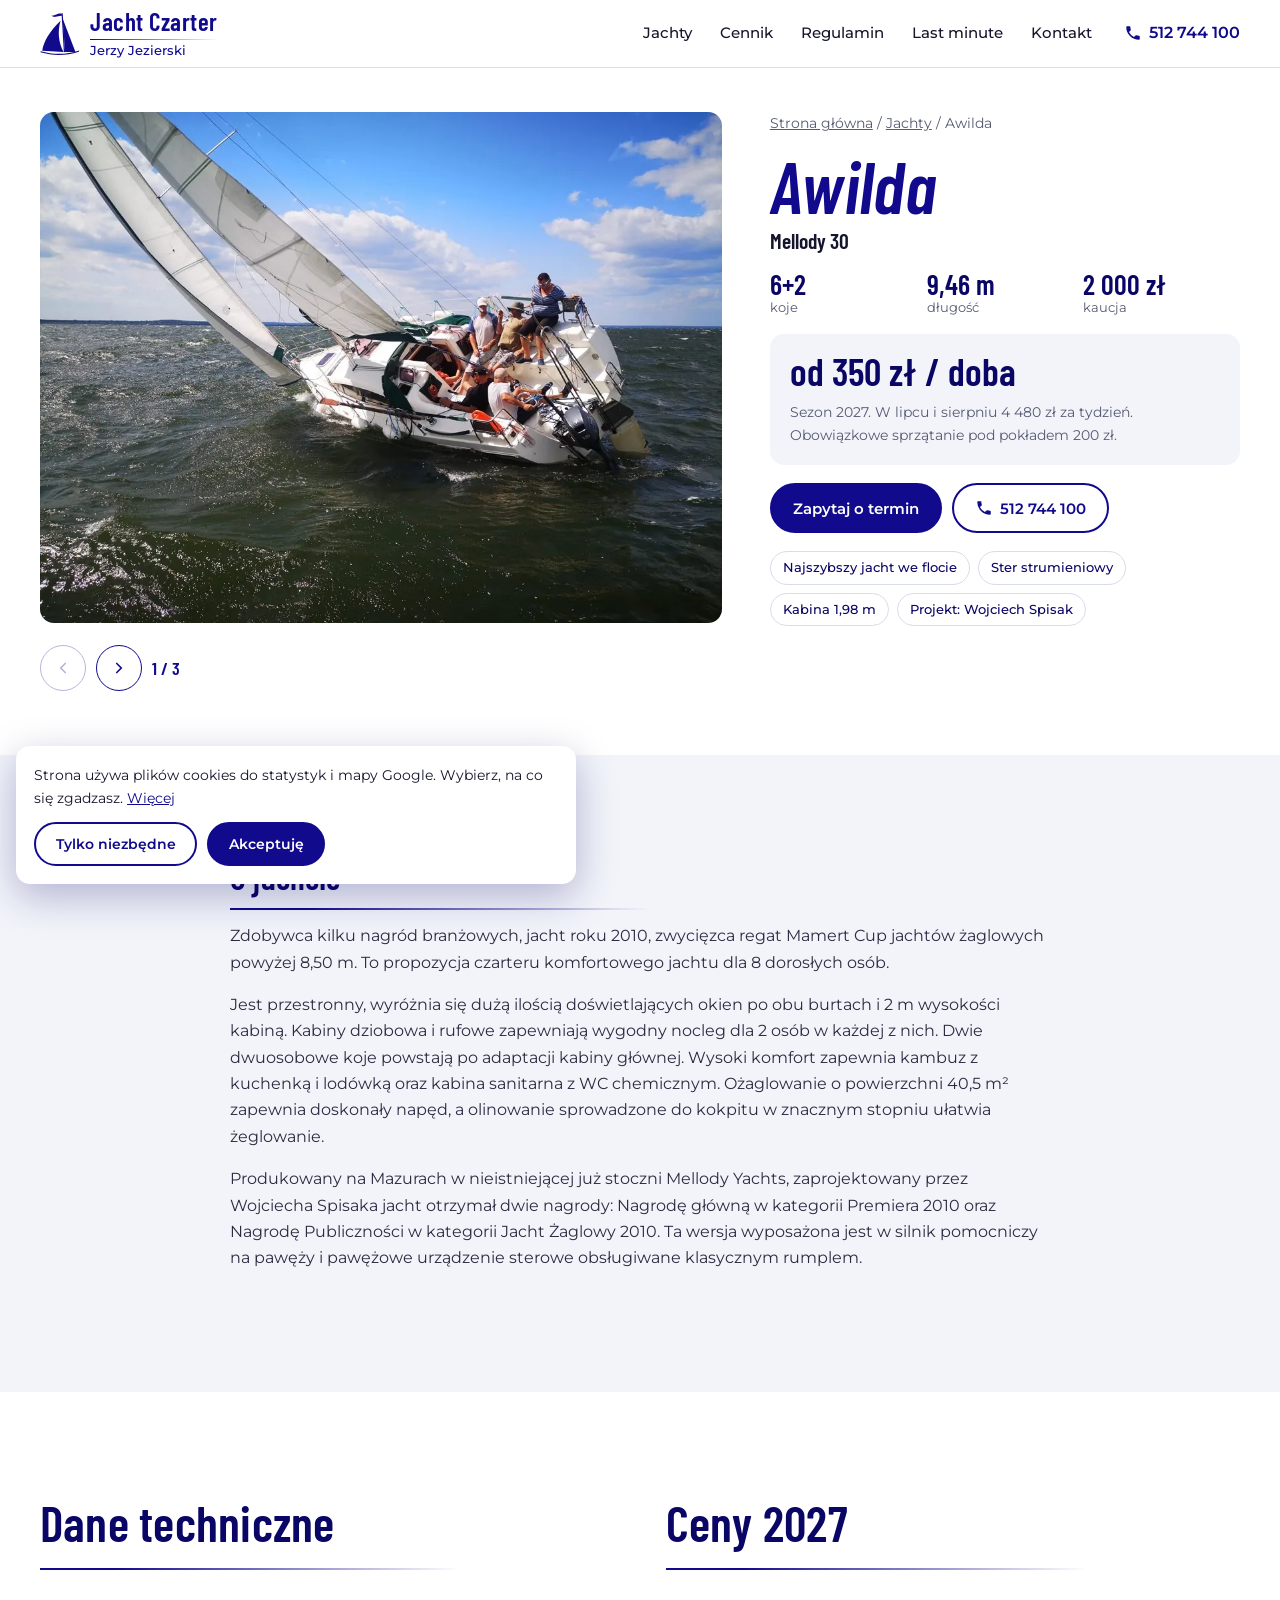
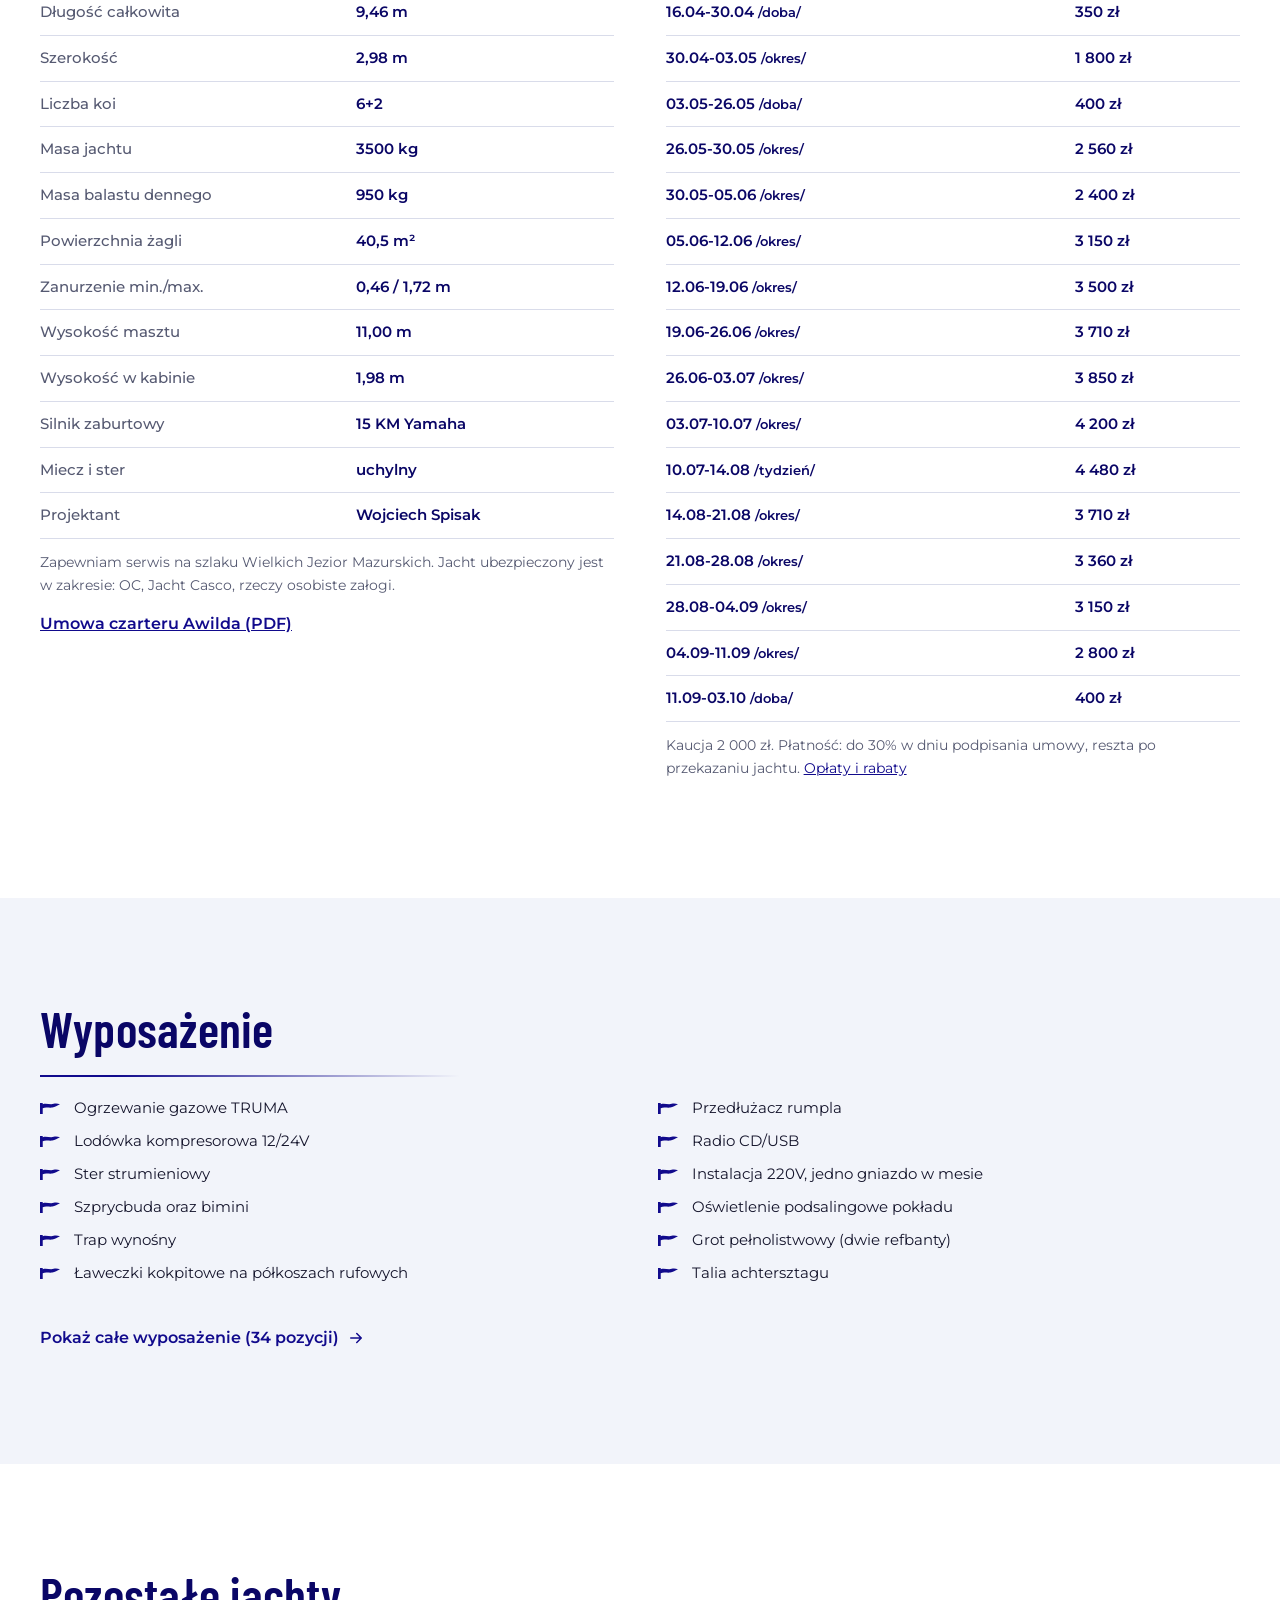
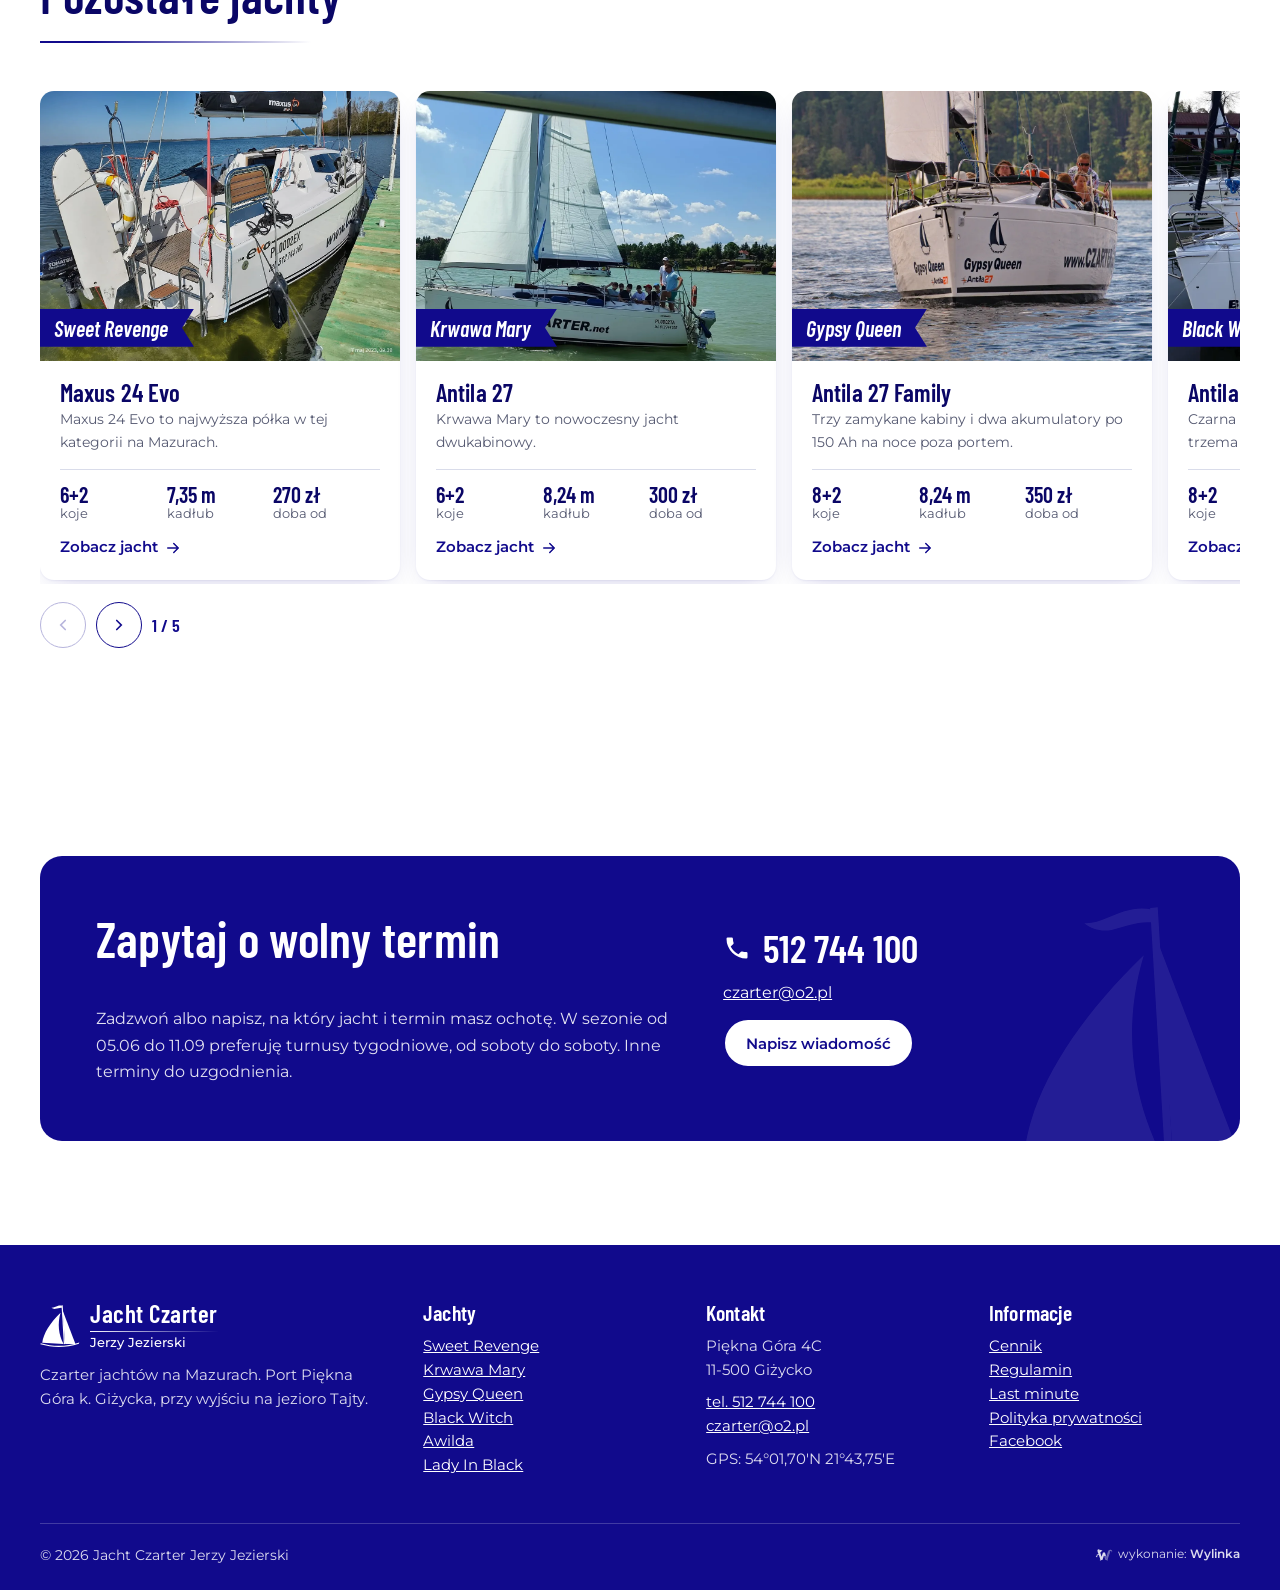
<file: jacht-awilda.html>
<!doctype html>
<html lang="pl">
<head>
<meta charset="utf-8">
<meta name="viewport" content="width=device-width,initial-scale=1,viewport-fit=cover">
<meta name="robots" content="noindex,nofollow">
<title>Mellody 30 Awilda, czarter na Mazurach | czarter.net</title>
<meta name="description" content="Czarter jachtu Mellody 30 Awilda z Pięknej Góry k. Giżycka. Koje 6+2, od 350 zł za dobę. Dane techniczne, wyposażenie, galeria.">
<meta name="theme-color" content="#ffffff">
<link rel="icon" href="img/favicon.svg" type="image/svg+xml">
<link rel="preload" as="image" href="img/aw-01.webp" fetchpriority="high">
<link rel="preconnect" href="https://fonts.googleapis.com">
<link rel="preconnect" href="https://fonts.gstatic.com" crossorigin>
<link href="https://fonts.googleapis.com/css2?family=Barlow+Condensed:ital,wght@0,600;1,600&family=Montserrat:wght@400;500;600&display=swap" rel="stylesheet">
<link rel="stylesheet" href="style.css?v=1">
<style>
.wylinka-badge{display:inline-flex;align-items:center;gap:.4em;color:inherit;text-decoration:none;font-size:.875em;line-height:1;opacity:.85}
.wylinka-badge:hover,.wylinka-badge:focus-visible{opacity:1}
.wylinka-badge:focus-visible{outline:2px solid currentColor;outline-offset:3px;border-radius:2px}
.wylinka-badge svg{width:18px;height:18px;flex:none;overflow:visible}
.wylinka-badge b{font-weight:600}
.wylinka-badge .wy-old{opacity:.45;transform-origin:40px 30px;transition:transform .32s cubic-bezier(.3,.7,.4,1),opacity .32s ease-out}
.wylinka-badge .wy-pod{opacity:0;transition:opacity .2s ease-out .08s}
.wylinka-badge:hover .wy-old,.wylinka-badge:focus-visible .wy-old{transform:translate(9px,7px) rotate(9deg);opacity:0}
.wylinka-badge:hover .wy-pod,.wylinka-badge:focus-visible .wy-pod{opacity:1}
@media (prefers-reduced-motion:reduce){.wylinka-badge .wy-old,.wylinka-badge .wy-pod{transition:none}.wylinka-badge:hover .wy-old,.wylinka-badge:focus-visible .wy-old{transform:none;opacity:.45}.wylinka-badge:hover .wy-pod,.wylinka-badge:focus-visible .wy-pod{opacity:0}}
</style>
</head>
<body>
<a class="skip" href="#tresc">Przejdź do treści</a>
<header class="top"><div class="wrap top-in"><a class="logo" href="index.html" aria-label="Jacht Czarter Jerzy Jezierski, strona główna"><svg viewBox="0 0 110 118" aria-hidden="true" fill="currentColor"><path d="M59.3 2.5l3.2-.3 6.4 106.6-3.3.2z"/><path d="M60 3.2c-6.3-1.5-12.6.7-19 3.6-3.1 1.4-6.4 2.4-9.6 2.2 3.4 2.6 7.5 3.7 11.6 2.8 5.8-1.3 11.4-3.9 17.5-3.1z"/><path d="M62 15.5l35.5 92.8-28.4.4z"/><path d="M56.6 22.5C28 50 9.4 79.6 6.2 105.4l58.6 3.3C51.3 82.4 47.5 52.8 56.6 22.5z"/><path d="M2 106.5c34 9.5 70 10 106-2.2l-1 3.2c-36 12-72 11.4-106 2z"/></svg><span><b>Jacht Czarter</b><small>Jerzy Jezierski</small></span></a><nav class="menu" id="menu" aria-label="Główne"><div class="rozw"><a href="jachty.html">Jachty</a><div class="podmenu"><a href="jacht-sweet-revenge.html"><b>Sweet Revenge</b><span>Maxus 24 Evo</span></a><a href="jacht-krwawa-mary.html"><b>Krwawa Mary</b><span>Antila 27</span></a><a href="jacht-gypsy-queen.html"><b>Gypsy Queen</b><span>Antila 27 Family</span></a><a href="jacht-black-witch.html"><b>Black Witch</b><span>Antila 27 Family</span></a><a href="jacht-awilda.html" aria-current="page"><b>Awilda</b><span>Mellody 30</span></a><a href="jacht-lady-in-black.html"><b>Lady In Black</b><span>Antila 30</span></a></div></div><a href="cennik.html">Cennik</a><a href="regulamin.html">Regulamin</a><a href="last-minute.html">Last minute</a><a href="kontakt.html">Kontakt</a><a class="m-tel" href="tel:+48512744100"><svg viewBox="0 0 24 24" aria-hidden="true"><path d="M6.6 10.8a15.1 15.1 0 0 0 6.6 6.6l2.2-2.2a1 1 0 0 1 1-.25 11.4 11.4 0 0 0 3.6.57 1 1 0 0 1 1 1V20a1 1 0 0 1-1 1A17 17 0 0 1 3 4a1 1 0 0 1 1-1h3.5a1 1 0 0 1 1 1c0 1.25.2 2.45.57 3.57a1 1 0 0 1-.25 1z" fill="currentColor"/></svg>512 744 100</a></nav><a class="tel-top" href="tel:+48512744100" aria-label="Zadzwoń 512 744 100"><svg viewBox="0 0 24 24" aria-hidden="true"><path d="M6.6 10.8a15.1 15.1 0 0 0 6.6 6.6l2.2-2.2a1 1 0 0 1 1-.25 11.4 11.4 0 0 0 3.6.57 1 1 0 0 1 1 1V20a1 1 0 0 1-1 1A17 17 0 0 1 3 4a1 1 0 0 1 1-1h3.5a1 1 0 0 1 1 1c0 1.25.2 2.45.57 3.57a1 1 0 0 1-.25 1z" fill="currentColor"/></svg><span>512 744 100</span></a><button class="burger" type="button" aria-label="Menu" aria-expanded="false" aria-controls="menu"><span></span><span></span><span></span></button></div></header>
<main id="tresc">
<div class="wrap j-gora">
<div class="j-tyt"><p class="okruszki"><a href="index.html">Strona główna</a> / <a href="jachty.html">Jachty</a> / Awilda</p>
<h1>Awilda</h1><p class="model">Mellody 30</p></div>
<div class="j-galeria"><div class="karuzela"><div class="tor" tabindex="0" aria-label="Galeria jachtu Awilda"><figure><img src="img/aw-01.webp" width="1024" height="768" alt="Mellody 30 Awilda, zdjęcie 1" fetchpriority="high"></figure><figure><img src="img/aw-00.webp" width="1024" height="768" alt="Mellody 30 Awilda, zdjęcie 2" loading="lazy" decoding="async"></figure><figure><img src="img/aw-02.webp" width="1024" height="576" alt="Mellody 30 Awilda, zdjęcie 3" loading="lazy" decoding="async"></figure></div><div class="nawig"><button class="wstecz" type="button" aria-label="Poprzednie"><svg viewBox="0 0 24 24" aria-hidden="true"><path d="M15 6l-6 6 6 6" fill="none" stroke="currentColor" stroke-width="2.2" stroke-linecap="round"/></svg></button><button class="dalej" type="button" aria-label="Następne"><svg viewBox="0 0 24 24" aria-hidden="true"><path d="M9 6l6 6-6 6" fill="none" stroke="currentColor" stroke-width="2.2" stroke-linecap="round"/></svg></button><span class="licznik"></span></div></div></div>
<div class="j-info">
<div class="liczby"><div><b>6+2</b>koje</div><div><b>9,46 m</b>długość</div><div><b>2 000 zł</b>kaucja</div></div>
<div class="cena-box"><span class="od">od 350 zł / doba</span><p>Sezon 2027. W lipcu i sierpniu 4 480 zł za tydzień. Obowiązkowe sprzątanie pod pokładem 200 zł.</p></div>
<div class="j-akcje"><a class="btn" href="kontakt.html#formularz">Zapytaj o termin</a><a class="btn btn-jasny" href="tel:+48512744100"><svg viewBox="0 0 24 24" aria-hidden="true"><path d="M6.6 10.8a15.1 15.1 0 0 0 6.6 6.6l2.2-2.2a1 1 0 0 1 1-.25 11.4 11.4 0 0 0 3.6.57 1 1 0 0 1 1 1V20a1 1 0 0 1-1 1A17 17 0 0 1 3 4a1 1 0 0 1 1-1h3.5a1 1 0 0 1 1 1c0 1.25.2 2.45.57 3.57a1 1 0 0 1-.25 1z" fill="currentColor"/></svg>512 744 100</a></div>
<ul class="chipy"><li>Najszybszy jacht we flocie</li><li>Ster strumieniowy</li><li>Kabina 1,98 m</li><li>Projekt: Wojciech Spisak</li></ul>
</div></div>

<section class="sekcja tlo"><div class="wrap waski tekst"><h2 class="horyzont" style="margin-top:0">O jachcie</h2><p>Zdobywca kilku nagród branżowych, jacht roku 2010, zwycięzca regat Mamert Cup jachtów żaglowych powyżej 8,50 m. To propozycja czarteru komfortowego jachtu dla 8 dorosłych osób.</p><p>Jest przestronny, wyróżnia się dużą ilością doświetlających okien po obu burtach i 2 m wysokości kabiną. Kabiny dziobowa i rufowe zapewniają wygodny nocleg dla 2 osób w każdej z nich. Dwie dwuosobowe koje powstają po adaptacji kabiny głównej. Wysoki komfort zapewnia kambuz z kuchenką i lodówką oraz kabina sanitarna z WC chemicznym. Ożaglowanie o powierzchni 40,5 m² zapewnia doskonały napęd, a olinowanie sprowadzone do kokpitu w znacznym stopniu ułatwia żeglowanie.</p><p>Produkowany na Mazurach w nieistniejącej już stoczni Mellody Yachts, zaprojektowany przez Wojciecha Spisaka jacht otrzymał dwie nagrody: Nagrodę główną w kategorii Premiera 2010 oraz Nagrodę Publiczności w kategorii Jacht Żaglowy 2010. Ta wersja wyposażona jest w silnik pomocniczy na pawęży i pawężowe urządzenie sterowe obsługiwane klasycznym rumplem.</p></div></section>

<section class="sekcja"><div class="wrap j-dane">
<div><h2 class="horyzont">Dane techniczne</h2><table class="tab-dane"><tr><th>Długość całkowita</th><td>9,46 m</td></tr><tr><th>Szerokość</th><td>2,98 m</td></tr><tr><th>Liczba koi</th><td>6+2</td></tr><tr><th>Masa jachtu</th><td>3500 kg</td></tr><tr><th>Masa balastu dennego</th><td>950 kg</td></tr><tr><th>Powierzchnia żagli</th><td>40,5 m²</td></tr><tr><th>Zanurzenie min./max.</th><td>0,46 / 1,72 m</td></tr><tr><th>Wysokość masztu</th><td>11,00 m</td></tr><tr><th>Wysokość w kabinie</th><td>1,98 m</td></tr><tr><th>Silnik zaburtowy</th><td>15 KM Yamaha</td></tr><tr><th>Miecz i ster</th><td>uchylny</td></tr><tr><th>Projektant</th><td>Wojciech Spisak</td></tr></table>
<p class="uwaga">Zapewniam serwis na szlaku Wielkich Jezior Mazurskich. Jacht ubezpieczony jest w zakresie: OC, Jacht Casco, rzeczy osobiste załogi.</p>
<p class="pliki"><a href="https://www.czarter.net/wp-content/uploads/2023/11/Umowa-czarteru-Awilda.pdf" rel="noopener">Umowa czarteru Awilda (PDF)</a></p></div>
<div><h2 class="horyzont">Ceny 2027</h2><table class="tab-dane tab-ceny-j"><tr><td>16.04-30.04 <small>/doba/</small></td><td>350 zł</td></tr><tr><td>30.04-03.05 <small>/okres/</small></td><td>1 800 zł</td></tr><tr><td>03.05-26.05 <small>/doba/</small></td><td>400 zł</td></tr><tr><td>26.05-30.05 <small>/okres/</small></td><td>2 560 zł</td></tr><tr><td>30.05-05.06 <small>/okres/</small></td><td>2 400 zł</td></tr><tr><td>05.06-12.06 <small>/okres/</small></td><td>3 150 zł</td></tr><tr><td>12.06-19.06 <small>/okres/</small></td><td>3 500 zł</td></tr><tr><td>19.06-26.06 <small>/okres/</small></td><td>3 710 zł</td></tr><tr><td>26.06-03.07 <small>/okres/</small></td><td>3 850 zł</td></tr><tr><td>03.07-10.07 <small>/okres/</small></td><td>4 200 zł</td></tr><tr class="lato"><td>10.07-14.08 <small>/tydzień/</small></td><td>4 480 zł</td></tr><tr><td>14.08-21.08 <small>/okres/</small></td><td>3 710 zł</td></tr><tr><td>21.08-28.08 <small>/okres/</small></td><td>3 360 zł</td></tr><tr><td>28.08-04.09 <small>/okres/</small></td><td>3 150 zł</td></tr><tr><td>04.09-11.09 <small>/okres/</small></td><td>2 800 zł</td></tr><tr><td>11.09-03.10 <small>/doba/</small></td><td>400 zł</td></tr></table><p class="uwaga">Kaucja 2 000 zł. Płatność: do 30% w dniu podpisania umowy, reszta po przekazaniu jachtu. <a href="cennik.html">Opłaty i rabaty</a></p></div>
</div></section>

<section class="sekcja tlo"><div class="wrap"><h2 class="horyzont">Wyposażenie</h2><ul class="lista-p wyp"><li>Ogrzewanie gazowe TRUMA</li><li>Lodówka kompresorowa 12/24V</li><li>Ster strumieniowy</li><li>Szprycbuda oraz bimini</li><li>Trap wynośny</li><li>Ławeczki kokpitowe na półkoszach rufowych</li><li>Przedłużacz rumpla</li><li>Radio CD/USB</li><li>Instalacja 220V, jedno gniazdo w mesie</li><li>Oświetlenie podsalingowe pokładu</li><li>Grot pełnolistwowy (dwie refbanty)</li><li>Talia achtersztagu</li></ul><details class="wiecej-w"><summary>Pokaż całe wyposażenie (34 pozycji) <svg viewBox="0 0 24 24" aria-hidden="true"><path d="M5 12h13M13 6l6 6-6 6" fill="none" stroke="currentColor" stroke-width="2" stroke-linecap="round" stroke-linejoin="round"/></svg></summary><ul class="lista-p wyp"><li>System lazy jack + lazy bag</li><li>Rolfok na sztywnym sztagu (możliwość refowania)</li><li>Drabinka rufowa</li><li>Bramka do stawiania i kładzenia masztu</li><li>Reling, sztormreling, pasy rufowe</li><li>Knaga automatyczna do kontrafału płetwy sterowej</li><li>Stolik kokpitowy</li><li>Oświetlenie elektryczne LED</li><li>Gniazdo zapalniczki samochodowej w mesie</li><li>Trzy oddzielne zamykane kabiny (dwie rufowe i dziobowa)</li><li>Komplet poduszek (osiem sztuk)</li><li>W pełni wyposażony kambuz (talerze, sztućce, kubki, kieliszki, patelnia, durszlak, garnki, deska do krojenia, czajnik, korkociąg, noże do krojenia, pojemniki na substancje sypkie) i… nie wiem, czy wymieniłem wszystko :)</li><li>WC chemiczne w osobnej kabinie</li><li>Instalacja wody pitnej w kambuzie</li><li>Dobrze wyposażona skrzynka narzędziowa</li><li>Gaśnica 2 kg, siekiera, łopatka saperska</li><li>Wiadro plastikowe z linką, miska plastikowa, szczotki do szorowania pokładu, szufelka ze zmiotką</li><li>Dodatkowy przedłużacz na bębnie, dodatkowy przedłużacz w mesie, przejściówka do ładowania akumulatorów</li><li>Komplet map jezior mazurskich</li><li>Osiem kamizelek ratunkowych w różnych rozmiarach, koło ratunkowe, długie wiosło pychowe, bosak</li><li>Dwie kotwice z długimi linami, trzy długie cumy, sześć odbijaczy + odbijacz dziobowy, krawaty</li><li>Zbiorniki na wodę (100 l), paliwo (15 l czarter), 2 butle z gazem 5 kg, 2 naładowane akumulatory (2 x 100 Ah + oddzielny akumulator na silnik)</li></ul></details></div></section>

<section class="sekcja"><div class="wrap"><div class="naglowek"><h2 class="horyzont">Pozostałe jachty</h2></div><div class="karuzela"><div class="tor" tabindex="0" aria-label="Pozostałe jachty"><a class="jacht" href="jacht-sweet-revenge.html"><div class="fot"><img src="img/home-maxus.webp" width="1200" height="897" alt="Maxus 24 Evo Sweet Revenge" loading="lazy" decoding="async"><span class="bandera">Sweet Revenge</span></div><div class="opis"><h3>Maxus 24 Evo</h3><p class="model">Maxus 24 Evo to najwyższa półka w tej kategorii na Mazurach.</p><div class="liczby"><div><b>6+2</b>koje</div><div><b>7,35 m</b>kadłub</div><div><b>270 zł</b>doba od</div></div><span class="wiecej">Zobacz jacht <svg viewBox="0 0 24 24" aria-hidden="true"><path d="M5 12h13M13 6l6 6-6 6" fill="none" stroke="currentColor" stroke-width="2" stroke-linecap="round" stroke-linejoin="round"/></svg></span></div></a><a class="jacht" href="jacht-krwawa-mary.html"><div class="fot"><img src="img/home-a27-krwawa.webp" width="1200" height="900" alt="Antila 27 Krwawa Mary" loading="lazy" decoding="async"><span class="bandera">Krwawa Mary</span></div><div class="opis"><h3>Antila 27</h3><p class="model">Krwawa Mary to nowoczesny jacht dwukabinowy.</p><div class="liczby"><div><b>6+2</b>koje</div><div><b>8,24 m</b>kadłub</div><div><b>300 zł</b>doba od</div></div><span class="wiecej">Zobacz jacht <svg viewBox="0 0 24 24" aria-hidden="true"><path d="M5 12h13M13 6l6 6-6 6" fill="none" stroke="currentColor" stroke-width="2" stroke-linecap="round" stroke-linejoin="round"/></svg></span></div></a><a class="jacht" href="jacht-gypsy-queen.html"><div class="fot"><img src="img/home-dsc0768.webp" width="1200" height="796" alt="Antila 27 Family Gypsy Queen" loading="lazy" decoding="async"><span class="bandera">Gypsy Queen</span></div><div class="opis"><h3>Antila 27 Family</h3><p class="model">Trzy zamykane kabiny i dwa akumulatory po 150 Ah na noce poza portem.</p><div class="liczby"><div><b>8+2</b>koje</div><div><b>8,24 m</b>kadłub</div><div><b>350 zł</b>doba od</div></div><span class="wiecej">Zobacz jacht <svg viewBox="0 0 24 24" aria-hidden="true"><path d="M5 12h13M13 6l6 6-6 6" fill="none" stroke="currentColor" stroke-width="2" stroke-linecap="round" stroke-linejoin="round"/></svg></span></div></a><a class="jacht" href="jacht-black-witch.html"><div class="fot"><img src="img/home-20200508_185646.webp" width="1024" height="768" alt="Antila 27 Family Black Witch" loading="lazy" decoding="async"><span class="bandera">Black Witch</span></div><div class="opis"><h3>Antila 27 Family</h3><p class="model">Czarna Wiedźma to bardzo wygodny jacht z trzema kabinami.</p><div class="liczby"><div><b>8+2</b>koje</div><div><b>8,24 m</b>kadłub</div><div><b>350 zł</b>doba od</div></div><span class="wiecej">Zobacz jacht <svg viewBox="0 0 24 24" aria-hidden="true"><path d="M5 12h13M13 6l6 6-6 6" fill="none" stroke="currentColor" stroke-width="2" stroke-linecap="round" stroke-linejoin="round"/></svg></span></div></a><a class="jacht" href="jacht-lady-in-black.html"><div class="fot"><img src="img/lb-00.webp" width="773" height="1030" alt="Antila 30 Lady In Black" loading="lazy" decoding="async"><span class="bandera">Lady In Black</span></div><div class="opis"><h3>Antila 30</h3><p class="model">Antila 30 to nowoczesna i bardzo komfortowa jednostka.</p><div class="liczby"><div><b>8+2</b>koje</div><div><b>9,45 m</b>długość</div><div><b>600 zł</b>doba od</div></div><span class="wiecej">Zobacz jacht <svg viewBox="0 0 24 24" aria-hidden="true"><path d="M5 12h13M13 6l6 6-6 6" fill="none" stroke="currentColor" stroke-width="2" stroke-linecap="round" stroke-linejoin="round"/></svg></span></div></a></div><div class="nawig"><button class="wstecz" type="button" aria-label="Poprzednie"><svg viewBox="0 0 24 24" aria-hidden="true"><path d="M15 6l-6 6 6 6" fill="none" stroke="currentColor" stroke-width="2.2" stroke-linecap="round"/></svg></button><button class="dalej" type="button" aria-label="Następne"><svg viewBox="0 0 24 24" aria-hidden="true"><path d="M9 6l6 6-6 6" fill="none" stroke="currentColor" stroke-width="2.2" stroke-linecap="round"/></svg></button><span class="licznik"></span></div></div></div></section>
<section class="sekcja"><div class="wrap"><div class="cta">
<div><h2 class="horyzont">Zapytaj o wolny termin</h2><p>Zadzwoń albo napisz, na który jacht i termin masz ochotę. W sezonie od 05.06 do 11.09 preferuję turnusy tygodniowe, od soboty do soboty. Inne terminy do uzgodnienia.</p></div>
<div class="akcje"><a class="duzy-tel" href="tel:+48512744100"><svg viewBox="0 0 24 24" aria-hidden="true"><path d="M6.6 10.8a15.1 15.1 0 0 0 6.6 6.6l2.2-2.2a1 1 0 0 1 1-.25 11.4 11.4 0 0 0 3.6.57 1 1 0 0 1 1 1V20a1 1 0 0 1-1 1A17 17 0 0 1 3 4a1 1 0 0 1 1-1h3.5a1 1 0 0 1 1 1c0 1.25.2 2.45.57 3.57a1 1 0 0 1-.25 1z" fill="currentColor"/></svg>512 744 100</a><a class="mail" href="mailto:czarter@o2.pl">czarter@o2.pl</a><a class="btn btn-jasny" href="kontakt.html#formularz">Napisz wiadomość</a></div>
<svg class="cta-zagiel" viewBox="0 0 110 118" aria-hidden="true" fill="currentColor"><path d="M59.3 2.5l3.2-.3 6.4 106.6-3.3.2z"/><path d="M60 3.2c-6.3-1.5-12.6.7-19 3.6-3.1 1.4-6.4 2.4-9.6 2.2 3.4 2.6 7.5 3.7 11.6 2.8 5.8-1.3 11.4-3.9 17.5-3.1z"/><path d="M62 15.5l35.5 92.8-28.4.4z"/><path d="M56.6 22.5C28 50 9.4 79.6 6.2 105.4l58.6 3.3C51.3 82.4 47.5 52.8 56.6 22.5z"/><path d="M2 106.5c34 9.5 70 10 106-2.2l-1 3.2c-36 12-72 11.4-106 2z"/></svg>
</div></div></section>
</main>
<footer class="stopka"><div class="wrap">
<div class="st-grid">
<div class="st-marka"><a class="logo" href="index.html" aria-label="Jacht Czarter Jerzy Jezierski, strona główna"><svg viewBox="0 0 110 118" aria-hidden="true" fill="currentColor"><path d="M59.3 2.5l3.2-.3 6.4 106.6-3.3.2z"/><path d="M60 3.2c-6.3-1.5-12.6.7-19 3.6-3.1 1.4-6.4 2.4-9.6 2.2 3.4 2.6 7.5 3.7 11.6 2.8 5.8-1.3 11.4-3.9 17.5-3.1z"/><path d="M62 15.5l35.5 92.8-28.4.4z"/><path d="M56.6 22.5C28 50 9.4 79.6 6.2 105.4l58.6 3.3C51.3 82.4 47.5 52.8 56.6 22.5z"/><path d="M2 106.5c34 9.5 70 10 106-2.2l-1 3.2c-36 12-72 11.4-106 2z"/></svg><span><b>Jacht Czarter</b><small>Jerzy Jezierski</small></span></a><p>Czarter jachtów na Mazurach. Port Piękna Góra k. Giżycka, przy wyjściu na jezioro Tajty.</p></div>
<div><h3>Jachty</h3><p><a href="jacht-sweet-revenge.html">Sweet Revenge</a><br><a href="jacht-krwawa-mary.html">Krwawa Mary</a><br><a href="jacht-gypsy-queen.html">Gypsy Queen</a><br><a href="jacht-black-witch.html">Black Witch</a><br><a href="jacht-awilda.html">Awilda</a><br><a href="jacht-lady-in-black.html">Lady In Black</a></p></div>
<div><h3>Kontakt</h3><p>Piękna Góra 4C<br>11-500 Giżycko</p><p><a href="tel:+48512744100">tel. 512 744 100</a><br><a href="mailto:czarter@o2.pl">czarter@o2.pl</a></p><p>GPS: 54°01,70′N 21°43,75′E</p></div>
<div><h3>Informacje</h3><p><a href="cennik.html">Cennik</a><br><a href="regulamin.html">Regulamin</a><br><a href="last-minute.html">Last minute</a><br><a href="polityka-prywatnosci.html">Polityka prywatności</a><br><a href="https://www.facebook.com/JezierskiJ/" rel="noopener">Facebook</a></p></div>
</div>
<div class="st-dol"><span>© <span id="rok">2026</span> Jacht Czarter Jerzy Jezierski</span><a class="wylinka-badge" href="https://wylinka.pl/?utm_source=czarter.net&amp;utm_medium=stopka&amp;utm_campaign=wykonanie" rel="noopener" title="Strona wykonana przez Wylinka"><svg viewBox="0 0 64 64" aria-hidden="true" focusable="false" fill="currentColor"><path d="M9.8 22.8l-1.2-7.9 2.2-3.7 15.5 4.6-.5 1.5-7.2 5.5 4.7 15.6 5-15.6 7 0 4.1 12.7-4.2-.9-2.6 1.8-.8-2.2-5.3 15.6-4.3 0 .4 .2-2.1 2.8-1.3-1.1 1.1-1.4-3.1 .2-.1-1.7 2.2-.1-5.7-16.5-4.8 .6-.8 3.1 0 .5-.3 .5 .8 2.2-1.6 .5-.4-1.3-.8 1.6-1.5-.8 .8-1.6-1.4 .6-.6-1.6 2.3-.8 .2-.4 1.3-4.8 5.9-.8-2.4-6.9zM15.2 13.7l-.1-.4-.4 .8-.1 .8 .1 1 .1 .4 .3 .7 .3-.9 .1-.7 0-.8z"/><path class="wy-pod" d="M37.1 49.8l-4.5-13.3 2.6-1.8 4.2 .9 .9 2.8 3-9.7 0-.5 .1-.8 3.2-8.4 .5-1 .6-1 .9-1.1 1.3-1 1.1-.7 1.4-.5 1.4-.3 .7 0 .9 0 1.2 .3 1.4 .6 .8 .5 .7 .7 .6 .7 .5 .9 .3 .9 .1 .9 0 .8-.2 .9-.5 .9-.5 .6-.7 .5-.7 .3-.1-.1 0-.1 .5-.5 .3-.7 .2-.5 0-.6-.1-.6-.3-.7-.4-.5-.4-.4-.5-.3-.6-.3-.7 0-.7 .1-.6 .1-.5 .4-.5 .5-.3 .5-.2 .7-.1 1.5-1.4 5.1-.8 3.3-.3 .7-.5 .7-6 17.5 1.9 .1-.1 1.7-3.1-.2 1.1 1.4-1.3 1.1-2.1-2.8 .4-.2z"/><path class="wy-old" d="M40.8 50l.4-.2-4.1 0-4.2-12.5 2.5-1.7 4.3 .9 .6 1.9 .6-1.6 0-.3 2.4-7.8 0-.5 .1-.8 3.2-8.4 .4-.8 .6-.9 .9-1.2 .9-.9 1.3-.8 1.4-.6 1.2-.3 1.4-.1 1.3 .1 .6 .2 .8 .3 1.1 .6 .9 .7 .7 .9 .5 .9 .3 .9 .1 1.1-.1 .9-.3 .9-.4 .7-.6 .7-.6 .4-.6 .2-.1-.1 0-.1 .5-.5 .3-.7 .2-.5 0-.5-.1-.6-.2-.6-.3-.5-.4-.5-.5-.3-.6-.3-.7-.1-.6 0-.6 .1-.6 .3-.6 .5-.3 .4-.2 .5-.1 .5-.1 1.5-1.4 5.1-.8 3.3-.3 .7-.5 .7-6 17.5 1.9 .1-.1 1.7-3.1-.2 1.1 1.4-1.3 1.1zM49.6 17.1l.6 1.7-1.5 1.9 .4 .4 1.8-2.1-.7-2.1zM48.1 28.3l.5 1.8-1.7 1.8 .4 .4 1.9-2-.6-2.2zM37.9 41.7l1.7-1.5-.4-.4-1.7 1.4zM42.6 38.7l-1.5 2.8 1.1 2-1.3 2.6 .5 .2 1.5-2.8-1.1-2 1.4-2.5z"/></svg><span>wykonanie: <b>Wylinka</b></span></a></div>
</div></footer>
<div class="mob" aria-hidden="true"><a href="tel:+48512744100"><svg viewBox="0 0 24 24" aria-hidden="true"><path d="M6.6 10.8a15.1 15.1 0 0 0 6.6 6.6l2.2-2.2a1 1 0 0 1 1-.25 11.4 11.4 0 0 0 3.6.57 1 1 0 0 1 1 1V20a1 1 0 0 1-1 1A17 17 0 0 1 3 4a1 1 0 0 1 1-1h3.5a1 1 0 0 1 1 1c0 1.25.2 2.45.57 3.57a1 1 0 0 1-.25 1z" fill="currentColor"/></svg>Zadzwoń</a><a class="mob-cta" href="kontakt.html#formularz">Zapytaj o termin</a></div>
<div class="zgody" role="dialog" aria-label="Pliki cookies"><p>Strona używa plików cookies do statystyk i mapy Google. Wybierz, na co się zgadzasz. <a href="polityka-prywatnosci.html">Więcej</a></p><div><button type="button" class="btn btn-jasny" data-zgoda="niezbedne">Tylko niezbędne</button><button type="button" class="btn" data-zgoda="wszystkie">Akceptuję</button></div></div>
<script src="app.js?v=1" defer></script>
</body>
</html>
</file>
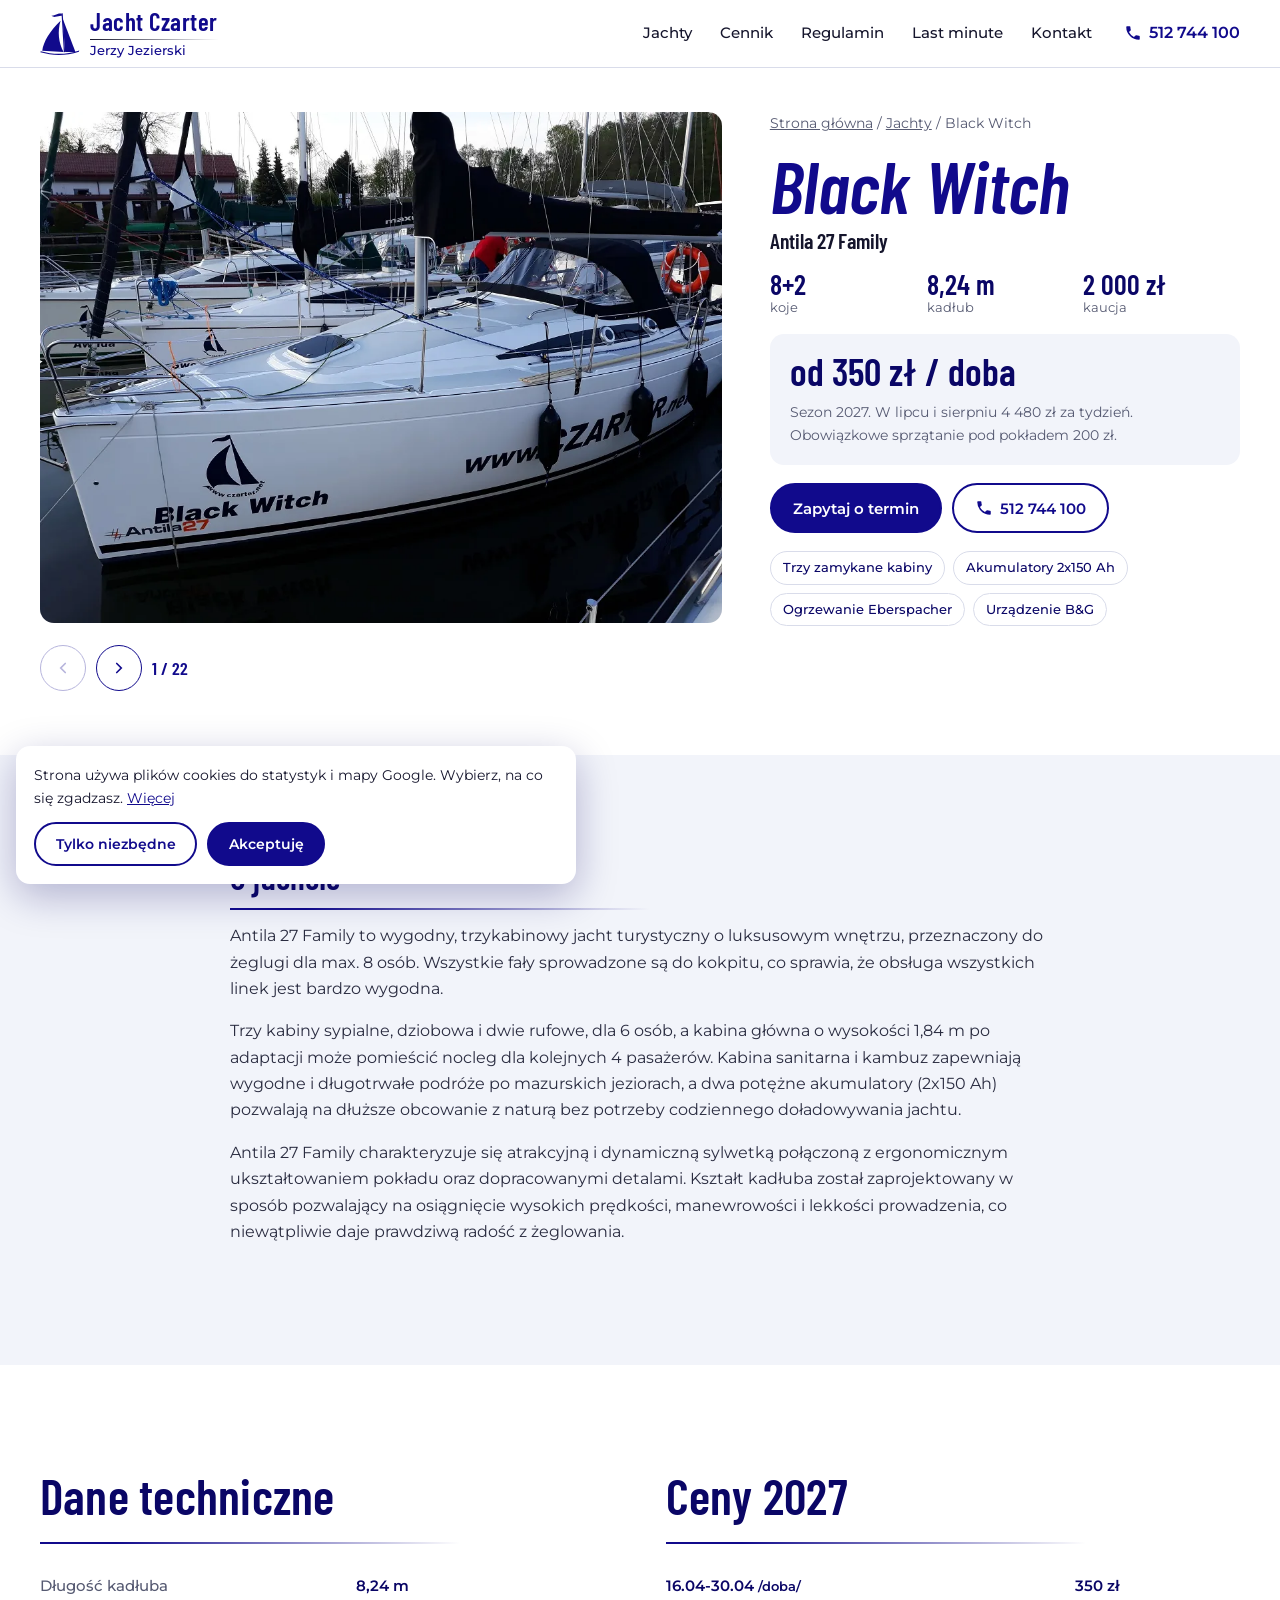
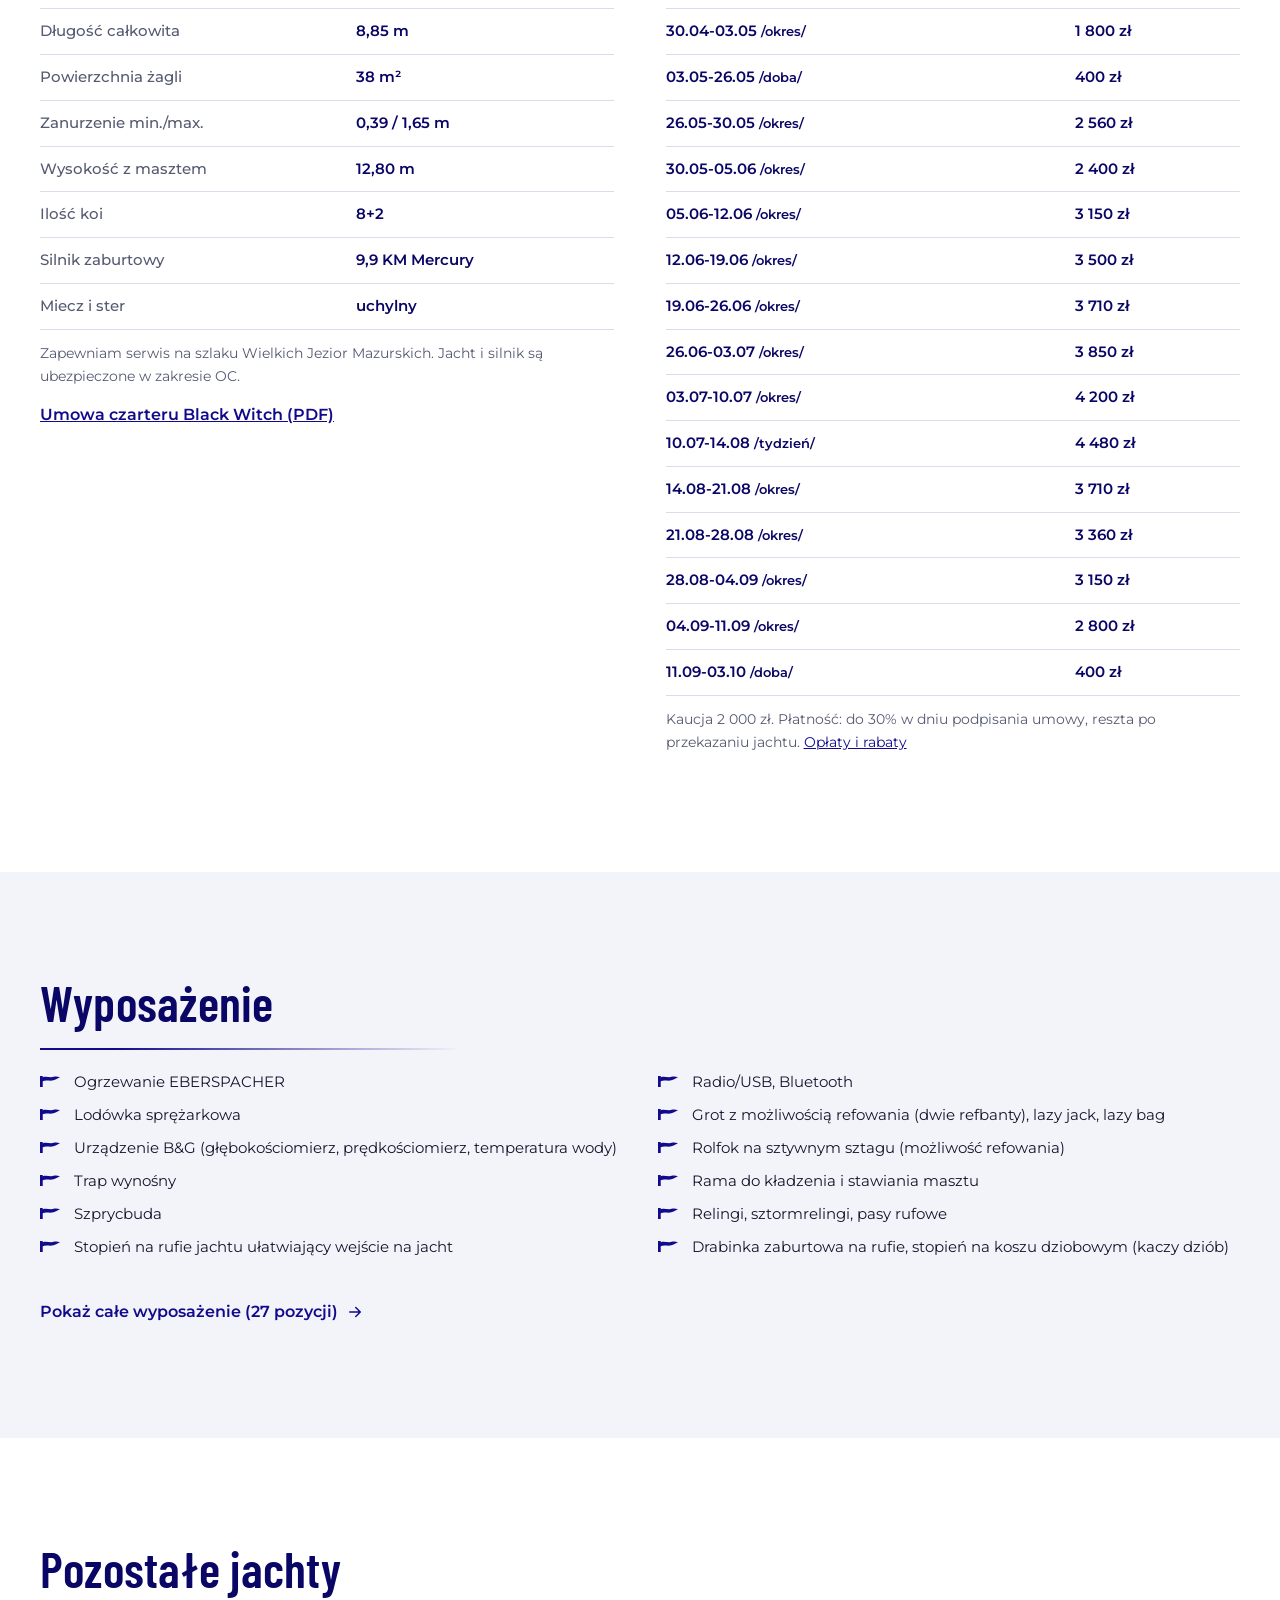
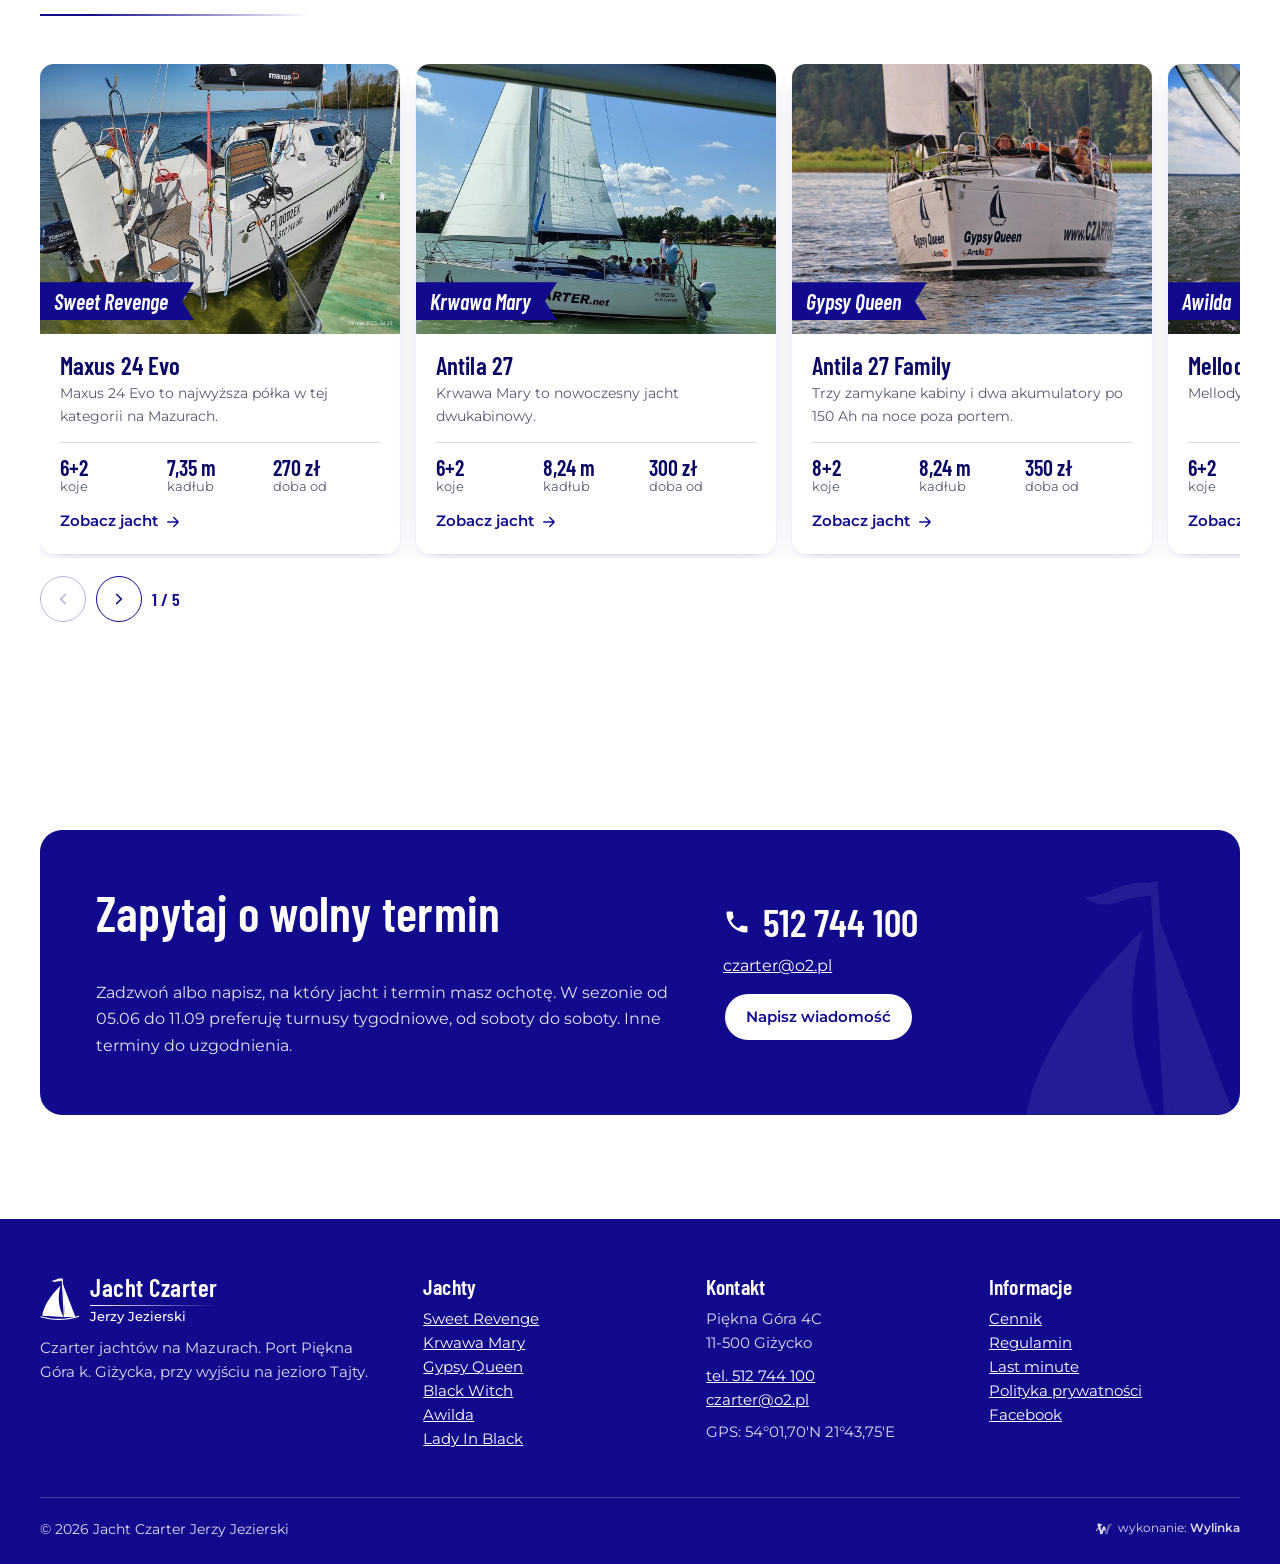
<file: jacht-black-witch.html>
<!doctype html>
<html lang="pl">
<head>
<meta charset="utf-8">
<meta name="viewport" content="width=device-width,initial-scale=1,viewport-fit=cover">
<meta name="robots" content="noindex,nofollow">
<title>Antila 27 Family Black Witch, czarter na Mazurach | czarter.net</title>
<meta name="description" content="Czarter jachtu Antila 27 Family Black Witch z Pięknej Góry k. Giżycka. Koje 8+2, od 350 zł za dobę. Dane techniczne, wyposażenie, galeria.">
<meta name="theme-color" content="#ffffff">
<link rel="icon" href="img/favicon.svg" type="image/svg+xml">
<link rel="preload" as="image" href="img/home-20200508_185646.webp" fetchpriority="high">
<link rel="preconnect" href="https://fonts.googleapis.com">
<link rel="preconnect" href="https://fonts.gstatic.com" crossorigin>
<link href="https://fonts.googleapis.com/css2?family=Barlow+Condensed:ital,wght@0,600;1,600&family=Montserrat:wght@400;500;600&display=swap" rel="stylesheet">
<link rel="stylesheet" href="style.css?v=1">
<style>
.wylinka-badge{display:inline-flex;align-items:center;gap:.4em;color:inherit;text-decoration:none;font-size:.875em;line-height:1;opacity:.85}
.wylinka-badge:hover,.wylinka-badge:focus-visible{opacity:1}
.wylinka-badge:focus-visible{outline:2px solid currentColor;outline-offset:3px;border-radius:2px}
.wylinka-badge svg{width:18px;height:18px;flex:none;overflow:visible}
.wylinka-badge b{font-weight:600}
.wylinka-badge .wy-old{opacity:.45;transform-origin:40px 30px;transition:transform .32s cubic-bezier(.3,.7,.4,1),opacity .32s ease-out}
.wylinka-badge .wy-pod{opacity:0;transition:opacity .2s ease-out .08s}
.wylinka-badge:hover .wy-old,.wylinka-badge:focus-visible .wy-old{transform:translate(9px,7px) rotate(9deg);opacity:0}
.wylinka-badge:hover .wy-pod,.wylinka-badge:focus-visible .wy-pod{opacity:1}
@media (prefers-reduced-motion:reduce){.wylinka-badge .wy-old,.wylinka-badge .wy-pod{transition:none}.wylinka-badge:hover .wy-old,.wylinka-badge:focus-visible .wy-old{transform:none;opacity:.45}.wylinka-badge:hover .wy-pod,.wylinka-badge:focus-visible .wy-pod{opacity:0}}
</style>
</head>
<body>
<a class="skip" href="#tresc">Przejdź do treści</a>
<header class="top"><div class="wrap top-in"><a class="logo" href="index.html" aria-label="Jacht Czarter Jerzy Jezierski, strona główna"><svg viewBox="0 0 110 118" aria-hidden="true" fill="currentColor"><path d="M59.3 2.5l3.2-.3 6.4 106.6-3.3.2z"/><path d="M60 3.2c-6.3-1.5-12.6.7-19 3.6-3.1 1.4-6.4 2.4-9.6 2.2 3.4 2.6 7.5 3.7 11.6 2.8 5.8-1.3 11.4-3.9 17.5-3.1z"/><path d="M62 15.5l35.5 92.8-28.4.4z"/><path d="M56.6 22.5C28 50 9.4 79.6 6.2 105.4l58.6 3.3C51.3 82.4 47.5 52.8 56.6 22.5z"/><path d="M2 106.5c34 9.5 70 10 106-2.2l-1 3.2c-36 12-72 11.4-106 2z"/></svg><span><b>Jacht Czarter</b><small>Jerzy Jezierski</small></span></a><nav class="menu" id="menu" aria-label="Główne"><div class="rozw"><a href="jachty.html">Jachty</a><div class="podmenu"><a href="jacht-sweet-revenge.html"><b>Sweet Revenge</b><span>Maxus 24 Evo</span></a><a href="jacht-krwawa-mary.html"><b>Krwawa Mary</b><span>Antila 27</span></a><a href="jacht-gypsy-queen.html"><b>Gypsy Queen</b><span>Antila 27 Family</span></a><a href="jacht-black-witch.html" aria-current="page"><b>Black Witch</b><span>Antila 27 Family</span></a><a href="jacht-awilda.html"><b>Awilda</b><span>Mellody 30</span></a><a href="jacht-lady-in-black.html"><b>Lady In Black</b><span>Antila 30</span></a></div></div><a href="cennik.html">Cennik</a><a href="regulamin.html">Regulamin</a><a href="last-minute.html">Last minute</a><a href="kontakt.html">Kontakt</a><a class="m-tel" href="tel:+48512744100"><svg viewBox="0 0 24 24" aria-hidden="true"><path d="M6.6 10.8a15.1 15.1 0 0 0 6.6 6.6l2.2-2.2a1 1 0 0 1 1-.25 11.4 11.4 0 0 0 3.6.57 1 1 0 0 1 1 1V20a1 1 0 0 1-1 1A17 17 0 0 1 3 4a1 1 0 0 1 1-1h3.5a1 1 0 0 1 1 1c0 1.25.2 2.45.57 3.57a1 1 0 0 1-.25 1z" fill="currentColor"/></svg>512 744 100</a></nav><a class="tel-top" href="tel:+48512744100" aria-label="Zadzwoń 512 744 100"><svg viewBox="0 0 24 24" aria-hidden="true"><path d="M6.6 10.8a15.1 15.1 0 0 0 6.6 6.6l2.2-2.2a1 1 0 0 1 1-.25 11.4 11.4 0 0 0 3.6.57 1 1 0 0 1 1 1V20a1 1 0 0 1-1 1A17 17 0 0 1 3 4a1 1 0 0 1 1-1h3.5a1 1 0 0 1 1 1c0 1.25.2 2.45.57 3.57a1 1 0 0 1-.25 1z" fill="currentColor"/></svg><span>512 744 100</span></a><button class="burger" type="button" aria-label="Menu" aria-expanded="false" aria-controls="menu"><span></span><span></span><span></span></button></div></header>
<main id="tresc">
<div class="wrap j-gora">
<div class="j-tyt"><p class="okruszki"><a href="index.html">Strona główna</a> / <a href="jachty.html">Jachty</a> / Black Witch</p>
<h1>Black Witch</h1><p class="model">Antila 27 Family</p></div>
<div class="j-galeria"><div class="karuzela"><div class="tor" tabindex="0" aria-label="Galeria jachtu Black Witch"><figure><img src="img/home-20200508_185646.webp" width="1024" height="768" alt="Antila 27 Family Black Witch, zdjęcie 1" fetchpriority="high"></figure><figure><img src="img/home-20200503_143342.webp" width="1024" height="768" alt="Antila 27 Family Black Witch, zdjęcie 2" loading="lazy" decoding="async"></figure><figure><img src="img/bw-00.webp" width="1024" height="768" alt="Antila 27 Family Black Witch, zdjęcie 3" loading="lazy" decoding="async"></figure><figure><img src="img/bw-03.webp" width="1024" height="682" alt="Antila 27 Family Black Witch, zdjęcie 4" loading="lazy" decoding="async"></figure><figure><img src="img/bw-04.webp" width="1024" height="682" alt="Antila 27 Family Black Witch, zdjęcie 5" loading="lazy" decoding="async"></figure><figure><img src="img/bw-11.webp" width="1024" height="682" alt="Antila 27 Family Black Witch, zdjęcie 6" loading="lazy" decoding="async"></figure><figure><img src="img/bw-06.webp" width="1024" height="682" alt="Antila 27 Family Black Witch, zdjęcie 7" loading="lazy" decoding="async"></figure><figure><img src="img/bw-07.webp" width="1024" height="682" alt="Antila 27 Family Black Witch, zdjęcie 8" loading="lazy" decoding="async"></figure><figure><img src="img/bw-05.webp" width="682" height="1024" alt="Antila 27 Family Black Witch, zdjęcie 9" loading="lazy" decoding="async"></figure><figure><img src="img/bw-14.webp" width="1024" height="682" alt="Antila 27 Family Black Witch, zdjęcie 10" loading="lazy" decoding="async"></figure><figure><img src="img/bw-15.webp" width="1024" height="682" alt="Antila 27 Family Black Witch, zdjęcie 11" loading="lazy" decoding="async"></figure><figure><img src="img/bw-16.webp" width="1024" height="682" alt="Antila 27 Family Black Witch, zdjęcie 12" loading="lazy" decoding="async"></figure><figure><img src="img/bw-18.webp" width="1024" height="682" alt="Antila 27 Family Black Witch, zdjęcie 13" loading="lazy" decoding="async"></figure><figure><img src="img/bw-19.webp" width="1024" height="682" alt="Antila 27 Family Black Witch, zdjęcie 14" loading="lazy" decoding="async"></figure><figure><img src="img/bw-13.webp" width="1024" height="682" alt="Antila 27 Family Black Witch, zdjęcie 15" loading="lazy" decoding="async"></figure><figure><img src="img/bw-12.webp" width="1024" height="682" alt="Antila 27 Family Black Witch, zdjęcie 16" loading="lazy" decoding="async"></figure><figure><img src="img/bw-09.webp" width="1024" height="682" alt="Antila 27 Family Black Witch, zdjęcie 17" loading="lazy" decoding="async"></figure><figure><img src="img/bw-10.webp" width="1024" height="682" alt="Antila 27 Family Black Witch, zdjęcie 18" loading="lazy" decoding="async"></figure><figure><img src="img/bw-08.webp" width="1024" height="682" alt="Antila 27 Family Black Witch, zdjęcie 19" loading="lazy" decoding="async"></figure><figure><img src="img/bw-17.webp" width="1024" height="682" alt="Antila 27 Family Black Witch, zdjęcie 20" loading="lazy" decoding="async"></figure><figure><img src="img/bw-20.webp" width="1024" height="682" alt="Antila 27 Family Black Witch, zdjęcie 21" loading="lazy" decoding="async"></figure><figure><img src="img/bw-21.webp" width="1024" height="682" alt="Antila 27 Family Black Witch, zdjęcie 22" loading="lazy" decoding="async"></figure></div><div class="nawig"><button class="wstecz" type="button" aria-label="Poprzednie"><svg viewBox="0 0 24 24" aria-hidden="true"><path d="M15 6l-6 6 6 6" fill="none" stroke="currentColor" stroke-width="2.2" stroke-linecap="round"/></svg></button><button class="dalej" type="button" aria-label="Następne"><svg viewBox="0 0 24 24" aria-hidden="true"><path d="M9 6l6 6-6 6" fill="none" stroke="currentColor" stroke-width="2.2" stroke-linecap="round"/></svg></button><span class="licznik"></span></div></div></div>
<div class="j-info">
<div class="liczby"><div><b>8+2</b>koje</div><div><b>8,24 m</b>kadłub</div><div><b>2 000 zł</b>kaucja</div></div>
<div class="cena-box"><span class="od">od 350 zł / doba</span><p>Sezon 2027. W lipcu i sierpniu 4 480 zł za tydzień. Obowiązkowe sprzątanie pod pokładem 200 zł.</p></div>
<div class="j-akcje"><a class="btn" href="kontakt.html#formularz">Zapytaj o termin</a><a class="btn btn-jasny" href="tel:+48512744100"><svg viewBox="0 0 24 24" aria-hidden="true"><path d="M6.6 10.8a15.1 15.1 0 0 0 6.6 6.6l2.2-2.2a1 1 0 0 1 1-.25 11.4 11.4 0 0 0 3.6.57 1 1 0 0 1 1 1V20a1 1 0 0 1-1 1A17 17 0 0 1 3 4a1 1 0 0 1 1-1h3.5a1 1 0 0 1 1 1c0 1.25.2 2.45.57 3.57a1 1 0 0 1-.25 1z" fill="currentColor"/></svg>512 744 100</a></div>
<ul class="chipy"><li>Trzy zamykane kabiny</li><li>Akumulatory 2x150 Ah</li><li>Ogrzewanie Eberspacher</li><li>Urządzenie B&amp;G</li></ul>
</div></div>

<section class="sekcja tlo"><div class="wrap waski tekst"><h2 class="horyzont" style="margin-top:0">O jachcie</h2><p>Antila 27 Family to wygodny, trzykabinowy jacht turystyczny o luksusowym wnętrzu, przeznaczony do żeglugi dla max. 8 osób. Wszystkie fały sprowadzone są do kokpitu, co sprawia, że obsługa wszystkich linek jest bardzo wygodna.</p><p>Trzy kabiny sypialne, dziobowa i dwie rufowe, dla 6 osób, a kabina główna o wysokości 1,84 m po adaptacji może pomieścić nocleg dla kolejnych 4 pasażerów. Kabina sanitarna i kambuz zapewniają wygodne i długotrwałe podróże po mazurskich jeziorach, a dwa potężne akumulatory (2x150 Ah) pozwalają na dłuższe obcowanie z naturą bez potrzeby codziennego doładowywania jachtu.</p><p>Antila 27 Family charakteryzuje się atrakcyjną i dynamiczną sylwetką połączoną z ergonomicznym ukształtowaniem pokładu oraz dopracowanymi detalami. Kształt kadłuba został zaprojektowany w sposób pozwalający na osiągnięcie wysokich prędkości, manewrowości i lekkości prowadzenia, co niewątpliwie daje prawdziwą radość z żeglowania.</p></div></section>

<section class="sekcja"><div class="wrap j-dane">
<div><h2 class="horyzont">Dane techniczne</h2><table class="tab-dane"><tr><th>Długość kadłuba</th><td>8,24 m</td></tr><tr><th>Długość całkowita</th><td>8,85 m</td></tr><tr><th>Powierzchnia żagli</th><td>38 m²</td></tr><tr><th>Zanurzenie min./max.</th><td>0,39 / 1,65 m</td></tr><tr><th>Wysokość z masztem</th><td>12,80 m</td></tr><tr><th>Ilość koi</th><td>8+2</td></tr><tr><th>Silnik zaburtowy</th><td>9,9 KM Mercury</td></tr><tr><th>Miecz i ster</th><td>uchylny</td></tr></table>
<p class="uwaga">Zapewniam serwis na szlaku Wielkich Jezior Mazurskich. Jacht i silnik są ubezpieczone w zakresie OC.</p>
<p class="pliki"><a href="https://www.czarter.net/wp-content/uploads/2023/11/Umowa-czarteru-Black-Witch.pdf" rel="noopener">Umowa czarteru Black Witch (PDF)</a></p></div>
<div><h2 class="horyzont">Ceny 2027</h2><table class="tab-dane tab-ceny-j"><tr><td>16.04-30.04 <small>/doba/</small></td><td>350 zł</td></tr><tr><td>30.04-03.05 <small>/okres/</small></td><td>1 800 zł</td></tr><tr><td>03.05-26.05 <small>/doba/</small></td><td>400 zł</td></tr><tr><td>26.05-30.05 <small>/okres/</small></td><td>2 560 zł</td></tr><tr><td>30.05-05.06 <small>/okres/</small></td><td>2 400 zł</td></tr><tr><td>05.06-12.06 <small>/okres/</small></td><td>3 150 zł</td></tr><tr><td>12.06-19.06 <small>/okres/</small></td><td>3 500 zł</td></tr><tr><td>19.06-26.06 <small>/okres/</small></td><td>3 710 zł</td></tr><tr><td>26.06-03.07 <small>/okres/</small></td><td>3 850 zł</td></tr><tr><td>03.07-10.07 <small>/okres/</small></td><td>4 200 zł</td></tr><tr class="lato"><td>10.07-14.08 <small>/tydzień/</small></td><td>4 480 zł</td></tr><tr><td>14.08-21.08 <small>/okres/</small></td><td>3 710 zł</td></tr><tr><td>21.08-28.08 <small>/okres/</small></td><td>3 360 zł</td></tr><tr><td>28.08-04.09 <small>/okres/</small></td><td>3 150 zł</td></tr><tr><td>04.09-11.09 <small>/okres/</small></td><td>2 800 zł</td></tr><tr><td>11.09-03.10 <small>/doba/</small></td><td>400 zł</td></tr></table><p class="uwaga">Kaucja 2 000 zł. Płatność: do 30% w dniu podpisania umowy, reszta po przekazaniu jachtu. <a href="cennik.html">Opłaty i rabaty</a></p></div>
</div></section>

<section class="sekcja tlo"><div class="wrap"><h2 class="horyzont">Wyposażenie</h2><ul class="lista-p wyp"><li>Ogrzewanie EBERSPACHER</li><li>Lodówka sprężarkowa</li><li>Urządzenie B&amp;G (głębokościomierz, prędkościomierz, temperatura wody)</li><li>Trap wynośny</li><li>Szprycbuda</li><li>Stopień na rufie jachtu ułatwiający wejście na jacht</li><li>Radio/USB, Bluetooth</li><li>Grot z możliwością refowania (dwie refbanty), lazy jack, lazy bag</li><li>Rolfok na sztywnym sztagu (możliwość refowania)</li><li>Rama do kładzenia i stawiania masztu</li><li>Relingi, sztormrelingi, pasy rufowe</li><li>Drabinka zaburtowa na rufie, stopień na koszu dziobowym (kaczy dziób)</li></ul><details class="wiecej-w"><summary>Pokaż całe wyposażenie (27 pozycji) <svg viewBox="0 0 24 24" aria-hidden="true"><path d="M5 12h13M13 6l6 6-6 6" fill="none" stroke="currentColor" stroke-width="2" stroke-linecap="round" stroke-linejoin="round"/></svg></summary><ul class="lista-p wyp"><li>Tent przeciwdeszczowy</li><li>Stolik kokpitowy</li><li>Oświetlenie elektryczne LED (16 punktów)</li><li>Oświetlenie elektryczne pokładowe LED (2 punkty)</li><li>Gniazdo zapalniczki samochodowej 12V w mesie</li><li>Koje: 8+2 rozkładane w mesie. Trzy oddzielnie zamykane kabiny (dwie na rufie i jedna na dziobie)</li><li>Komplet poduszek (10 szt.)</li><li>Kambuz: kuchenka dwupalnikowa ze zlewozmywakiem, naczynia kuchenne, zastawa stołowa, sztućce, szklanki, patelnia, durszlak i inne</li><li>WC chemiczne w osobnej kabinie</li><li>Instalacja wodna w kambuzie</li><li>Skrzynka narzędziowa, gaśnica, siekiera, saperka, wiadro, miska, szczotka do pokładu, szufelka ze zmiotką</li><li>Komplet środków ratunkowych (10 kamizelek w różnych rozmiarach + koło ratunkowe)</li><li>1 wiosło pychowe, bosak, 2 kotwice z długimi linami, 3 cumy (w tym 2 długie), 7 odbijaczy (w tym jeden dziobowy), krawaty, zbiorniki na wodę (80 l), paliwo (5 l czarter)</li><li>Komplet map jezior mazurskich, przejściówka do ładowania akumulatorów, dodatkowy przedłużacz 25 m na bębnie</li><li>Butla gazowa 2 kg, 2 naładowane akumulatory (150 Ah woda, oświetlenie, radio oraz 150 Ah lodówka i ogrzewanie)</li></ul></details></div></section>

<section class="sekcja"><div class="wrap"><div class="naglowek"><h2 class="horyzont">Pozostałe jachty</h2></div><div class="karuzela"><div class="tor" tabindex="0" aria-label="Pozostałe jachty"><a class="jacht" href="jacht-sweet-revenge.html"><div class="fot"><img src="img/home-maxus.webp" width="1200" height="897" alt="Maxus 24 Evo Sweet Revenge" loading="lazy" decoding="async"><span class="bandera">Sweet Revenge</span></div><div class="opis"><h3>Maxus 24 Evo</h3><p class="model">Maxus 24 Evo to najwyższa półka w tej kategorii na Mazurach.</p><div class="liczby"><div><b>6+2</b>koje</div><div><b>7,35 m</b>kadłub</div><div><b>270 zł</b>doba od</div></div><span class="wiecej">Zobacz jacht <svg viewBox="0 0 24 24" aria-hidden="true"><path d="M5 12h13M13 6l6 6-6 6" fill="none" stroke="currentColor" stroke-width="2" stroke-linecap="round" stroke-linejoin="round"/></svg></span></div></a><a class="jacht" href="jacht-krwawa-mary.html"><div class="fot"><img src="img/home-a27-krwawa.webp" width="1200" height="900" alt="Antila 27 Krwawa Mary" loading="lazy" decoding="async"><span class="bandera">Krwawa Mary</span></div><div class="opis"><h3>Antila 27</h3><p class="model">Krwawa Mary to nowoczesny jacht dwukabinowy.</p><div class="liczby"><div><b>6+2</b>koje</div><div><b>8,24 m</b>kadłub</div><div><b>300 zł</b>doba od</div></div><span class="wiecej">Zobacz jacht <svg viewBox="0 0 24 24" aria-hidden="true"><path d="M5 12h13M13 6l6 6-6 6" fill="none" stroke="currentColor" stroke-width="2" stroke-linecap="round" stroke-linejoin="round"/></svg></span></div></a><a class="jacht" href="jacht-gypsy-queen.html"><div class="fot"><img src="img/home-dsc0768.webp" width="1200" height="796" alt="Antila 27 Family Gypsy Queen" loading="lazy" decoding="async"><span class="bandera">Gypsy Queen</span></div><div class="opis"><h3>Antila 27 Family</h3><p class="model">Trzy zamykane kabiny i dwa akumulatory po 150 Ah na noce poza portem.</p><div class="liczby"><div><b>8+2</b>koje</div><div><b>8,24 m</b>kadłub</div><div><b>350 zł</b>doba od</div></div><span class="wiecej">Zobacz jacht <svg viewBox="0 0 24 24" aria-hidden="true"><path d="M5 12h13M13 6l6 6-6 6" fill="none" stroke="currentColor" stroke-width="2" stroke-linecap="round" stroke-linejoin="round"/></svg></span></div></a><a class="jacht" href="jacht-awilda.html"><div class="fot"><img src="img/aw-01.webp" width="1024" height="768" alt="Mellody 30 Awilda" loading="lazy" decoding="async"><span class="bandera">Awilda</span></div><div class="opis"><h3>Mellody 30</h3><p class="model">Mellody 30 to najszybszy jacht w mojej flocie.</p><div class="liczby"><div><b>6+2</b>koje</div><div><b>9,46 m</b>długość</div><div><b>350 zł</b>doba od</div></div><span class="wiecej">Zobacz jacht <svg viewBox="0 0 24 24" aria-hidden="true"><path d="M5 12h13M13 6l6 6-6 6" fill="none" stroke="currentColor" stroke-width="2" stroke-linecap="round" stroke-linejoin="round"/></svg></span></div></a><a class="jacht" href="jacht-lady-in-black.html"><div class="fot"><img src="img/lb-00.webp" width="773" height="1030" alt="Antila 30 Lady In Black" loading="lazy" decoding="async"><span class="bandera">Lady In Black</span></div><div class="opis"><h3>Antila 30</h3><p class="model">Antila 30 to nowoczesna i bardzo komfortowa jednostka.</p><div class="liczby"><div><b>8+2</b>koje</div><div><b>9,45 m</b>długość</div><div><b>600 zł</b>doba od</div></div><span class="wiecej">Zobacz jacht <svg viewBox="0 0 24 24" aria-hidden="true"><path d="M5 12h13M13 6l6 6-6 6" fill="none" stroke="currentColor" stroke-width="2" stroke-linecap="round" stroke-linejoin="round"/></svg></span></div></a></div><div class="nawig"><button class="wstecz" type="button" aria-label="Poprzednie"><svg viewBox="0 0 24 24" aria-hidden="true"><path d="M15 6l-6 6 6 6" fill="none" stroke="currentColor" stroke-width="2.2" stroke-linecap="round"/></svg></button><button class="dalej" type="button" aria-label="Następne"><svg viewBox="0 0 24 24" aria-hidden="true"><path d="M9 6l6 6-6 6" fill="none" stroke="currentColor" stroke-width="2.2" stroke-linecap="round"/></svg></button><span class="licznik"></span></div></div></div></section>
<section class="sekcja"><div class="wrap"><div class="cta">
<div><h2 class="horyzont">Zapytaj o wolny termin</h2><p>Zadzwoń albo napisz, na który jacht i termin masz ochotę. W sezonie od 05.06 do 11.09 preferuję turnusy tygodniowe, od soboty do soboty. Inne terminy do uzgodnienia.</p></div>
<div class="akcje"><a class="duzy-tel" href="tel:+48512744100"><svg viewBox="0 0 24 24" aria-hidden="true"><path d="M6.6 10.8a15.1 15.1 0 0 0 6.6 6.6l2.2-2.2a1 1 0 0 1 1-.25 11.4 11.4 0 0 0 3.6.57 1 1 0 0 1 1 1V20a1 1 0 0 1-1 1A17 17 0 0 1 3 4a1 1 0 0 1 1-1h3.5a1 1 0 0 1 1 1c0 1.25.2 2.45.57 3.57a1 1 0 0 1-.25 1z" fill="currentColor"/></svg>512 744 100</a><a class="mail" href="mailto:czarter@o2.pl">czarter@o2.pl</a><a class="btn btn-jasny" href="kontakt.html#formularz">Napisz wiadomość</a></div>
<svg class="cta-zagiel" viewBox="0 0 110 118" aria-hidden="true" fill="currentColor"><path d="M59.3 2.5l3.2-.3 6.4 106.6-3.3.2z"/><path d="M60 3.2c-6.3-1.5-12.6.7-19 3.6-3.1 1.4-6.4 2.4-9.6 2.2 3.4 2.6 7.5 3.7 11.6 2.8 5.8-1.3 11.4-3.9 17.5-3.1z"/><path d="M62 15.5l35.5 92.8-28.4.4z"/><path d="M56.6 22.5C28 50 9.4 79.6 6.2 105.4l58.6 3.3C51.3 82.4 47.5 52.8 56.6 22.5z"/><path d="M2 106.5c34 9.5 70 10 106-2.2l-1 3.2c-36 12-72 11.4-106 2z"/></svg>
</div></div></section>
</main>
<footer class="stopka"><div class="wrap">
<div class="st-grid">
<div class="st-marka"><a class="logo" href="index.html" aria-label="Jacht Czarter Jerzy Jezierski, strona główna"><svg viewBox="0 0 110 118" aria-hidden="true" fill="currentColor"><path d="M59.3 2.5l3.2-.3 6.4 106.6-3.3.2z"/><path d="M60 3.2c-6.3-1.5-12.6.7-19 3.6-3.1 1.4-6.4 2.4-9.6 2.2 3.4 2.6 7.5 3.7 11.6 2.8 5.8-1.3 11.4-3.9 17.5-3.1z"/><path d="M62 15.5l35.5 92.8-28.4.4z"/><path d="M56.6 22.5C28 50 9.4 79.6 6.2 105.4l58.6 3.3C51.3 82.4 47.5 52.8 56.6 22.5z"/><path d="M2 106.5c34 9.5 70 10 106-2.2l-1 3.2c-36 12-72 11.4-106 2z"/></svg><span><b>Jacht Czarter</b><small>Jerzy Jezierski</small></span></a><p>Czarter jachtów na Mazurach. Port Piękna Góra k. Giżycka, przy wyjściu na jezioro Tajty.</p></div>
<div><h3>Jachty</h3><p><a href="jacht-sweet-revenge.html">Sweet Revenge</a><br><a href="jacht-krwawa-mary.html">Krwawa Mary</a><br><a href="jacht-gypsy-queen.html">Gypsy Queen</a><br><a href="jacht-black-witch.html">Black Witch</a><br><a href="jacht-awilda.html">Awilda</a><br><a href="jacht-lady-in-black.html">Lady In Black</a></p></div>
<div><h3>Kontakt</h3><p>Piękna Góra 4C<br>11-500 Giżycko</p><p><a href="tel:+48512744100">tel. 512 744 100</a><br><a href="mailto:czarter@o2.pl">czarter@o2.pl</a></p><p>GPS: 54°01,70′N 21°43,75′E</p></div>
<div><h3>Informacje</h3><p><a href="cennik.html">Cennik</a><br><a href="regulamin.html">Regulamin</a><br><a href="last-minute.html">Last minute</a><br><a href="polityka-prywatnosci.html">Polityka prywatności</a><br><a href="https://www.facebook.com/JezierskiJ/" rel="noopener">Facebook</a></p></div>
</div>
<div class="st-dol"><span>© <span id="rok">2026</span> Jacht Czarter Jerzy Jezierski</span><a class="wylinka-badge" href="https://wylinka.pl/?utm_source=czarter.net&amp;utm_medium=stopka&amp;utm_campaign=wykonanie" rel="noopener" title="Strona wykonana przez Wylinka"><svg viewBox="0 0 64 64" aria-hidden="true" focusable="false" fill="currentColor"><path d="M9.8 22.8l-1.2-7.9 2.2-3.7 15.5 4.6-.5 1.5-7.2 5.5 4.7 15.6 5-15.6 7 0 4.1 12.7-4.2-.9-2.6 1.8-.8-2.2-5.3 15.6-4.3 0 .4 .2-2.1 2.8-1.3-1.1 1.1-1.4-3.1 .2-.1-1.7 2.2-.1-5.7-16.5-4.8 .6-.8 3.1 0 .5-.3 .5 .8 2.2-1.6 .5-.4-1.3-.8 1.6-1.5-.8 .8-1.6-1.4 .6-.6-1.6 2.3-.8 .2-.4 1.3-4.8 5.9-.8-2.4-6.9zM15.2 13.7l-.1-.4-.4 .8-.1 .8 .1 1 .1 .4 .3 .7 .3-.9 .1-.7 0-.8z"/><path class="wy-pod" d="M37.1 49.8l-4.5-13.3 2.6-1.8 4.2 .9 .9 2.8 3-9.7 0-.5 .1-.8 3.2-8.4 .5-1 .6-1 .9-1.1 1.3-1 1.1-.7 1.4-.5 1.4-.3 .7 0 .9 0 1.2 .3 1.4 .6 .8 .5 .7 .7 .6 .7 .5 .9 .3 .9 .1 .9 0 .8-.2 .9-.5 .9-.5 .6-.7 .5-.7 .3-.1-.1 0-.1 .5-.5 .3-.7 .2-.5 0-.6-.1-.6-.3-.7-.4-.5-.4-.4-.5-.3-.6-.3-.7 0-.7 .1-.6 .1-.5 .4-.5 .5-.3 .5-.2 .7-.1 1.5-1.4 5.1-.8 3.3-.3 .7-.5 .7-6 17.5 1.9 .1-.1 1.7-3.1-.2 1.1 1.4-1.3 1.1-2.1-2.8 .4-.2z"/><path class="wy-old" d="M40.8 50l.4-.2-4.1 0-4.2-12.5 2.5-1.7 4.3 .9 .6 1.9 .6-1.6 0-.3 2.4-7.8 0-.5 .1-.8 3.2-8.4 .4-.8 .6-.9 .9-1.2 .9-.9 1.3-.8 1.4-.6 1.2-.3 1.4-.1 1.3 .1 .6 .2 .8 .3 1.1 .6 .9 .7 .7 .9 .5 .9 .3 .9 .1 1.1-.1 .9-.3 .9-.4 .7-.6 .7-.6 .4-.6 .2-.1-.1 0-.1 .5-.5 .3-.7 .2-.5 0-.5-.1-.6-.2-.6-.3-.5-.4-.5-.5-.3-.6-.3-.7-.1-.6 0-.6 .1-.6 .3-.6 .5-.3 .4-.2 .5-.1 .5-.1 1.5-1.4 5.1-.8 3.3-.3 .7-.5 .7-6 17.5 1.9 .1-.1 1.7-3.1-.2 1.1 1.4-1.3 1.1zM49.6 17.1l.6 1.7-1.5 1.9 .4 .4 1.8-2.1-.7-2.1zM48.1 28.3l.5 1.8-1.7 1.8 .4 .4 1.9-2-.6-2.2zM37.9 41.7l1.7-1.5-.4-.4-1.7 1.4zM42.6 38.7l-1.5 2.8 1.1 2-1.3 2.6 .5 .2 1.5-2.8-1.1-2 1.4-2.5z"/></svg><span>wykonanie: <b>Wylinka</b></span></a></div>
</div></footer>
<div class="mob" aria-hidden="true"><a href="tel:+48512744100"><svg viewBox="0 0 24 24" aria-hidden="true"><path d="M6.6 10.8a15.1 15.1 0 0 0 6.6 6.6l2.2-2.2a1 1 0 0 1 1-.25 11.4 11.4 0 0 0 3.6.57 1 1 0 0 1 1 1V20a1 1 0 0 1-1 1A17 17 0 0 1 3 4a1 1 0 0 1 1-1h3.5a1 1 0 0 1 1 1c0 1.25.2 2.45.57 3.57a1 1 0 0 1-.25 1z" fill="currentColor"/></svg>Zadzwoń</a><a class="mob-cta" href="kontakt.html#formularz">Zapytaj o termin</a></div>
<div class="zgody" role="dialog" aria-label="Pliki cookies"><p>Strona używa plików cookies do statystyk i mapy Google. Wybierz, na co się zgadzasz. <a href="polityka-prywatnosci.html">Więcej</a></p><div><button type="button" class="btn btn-jasny" data-zgoda="niezbedne">Tylko niezbędne</button><button type="button" class="btn" data-zgoda="wszystkie">Akceptuję</button></div></div>
<script src="app.js?v=1" defer></script>
</body>
</html>
</file>
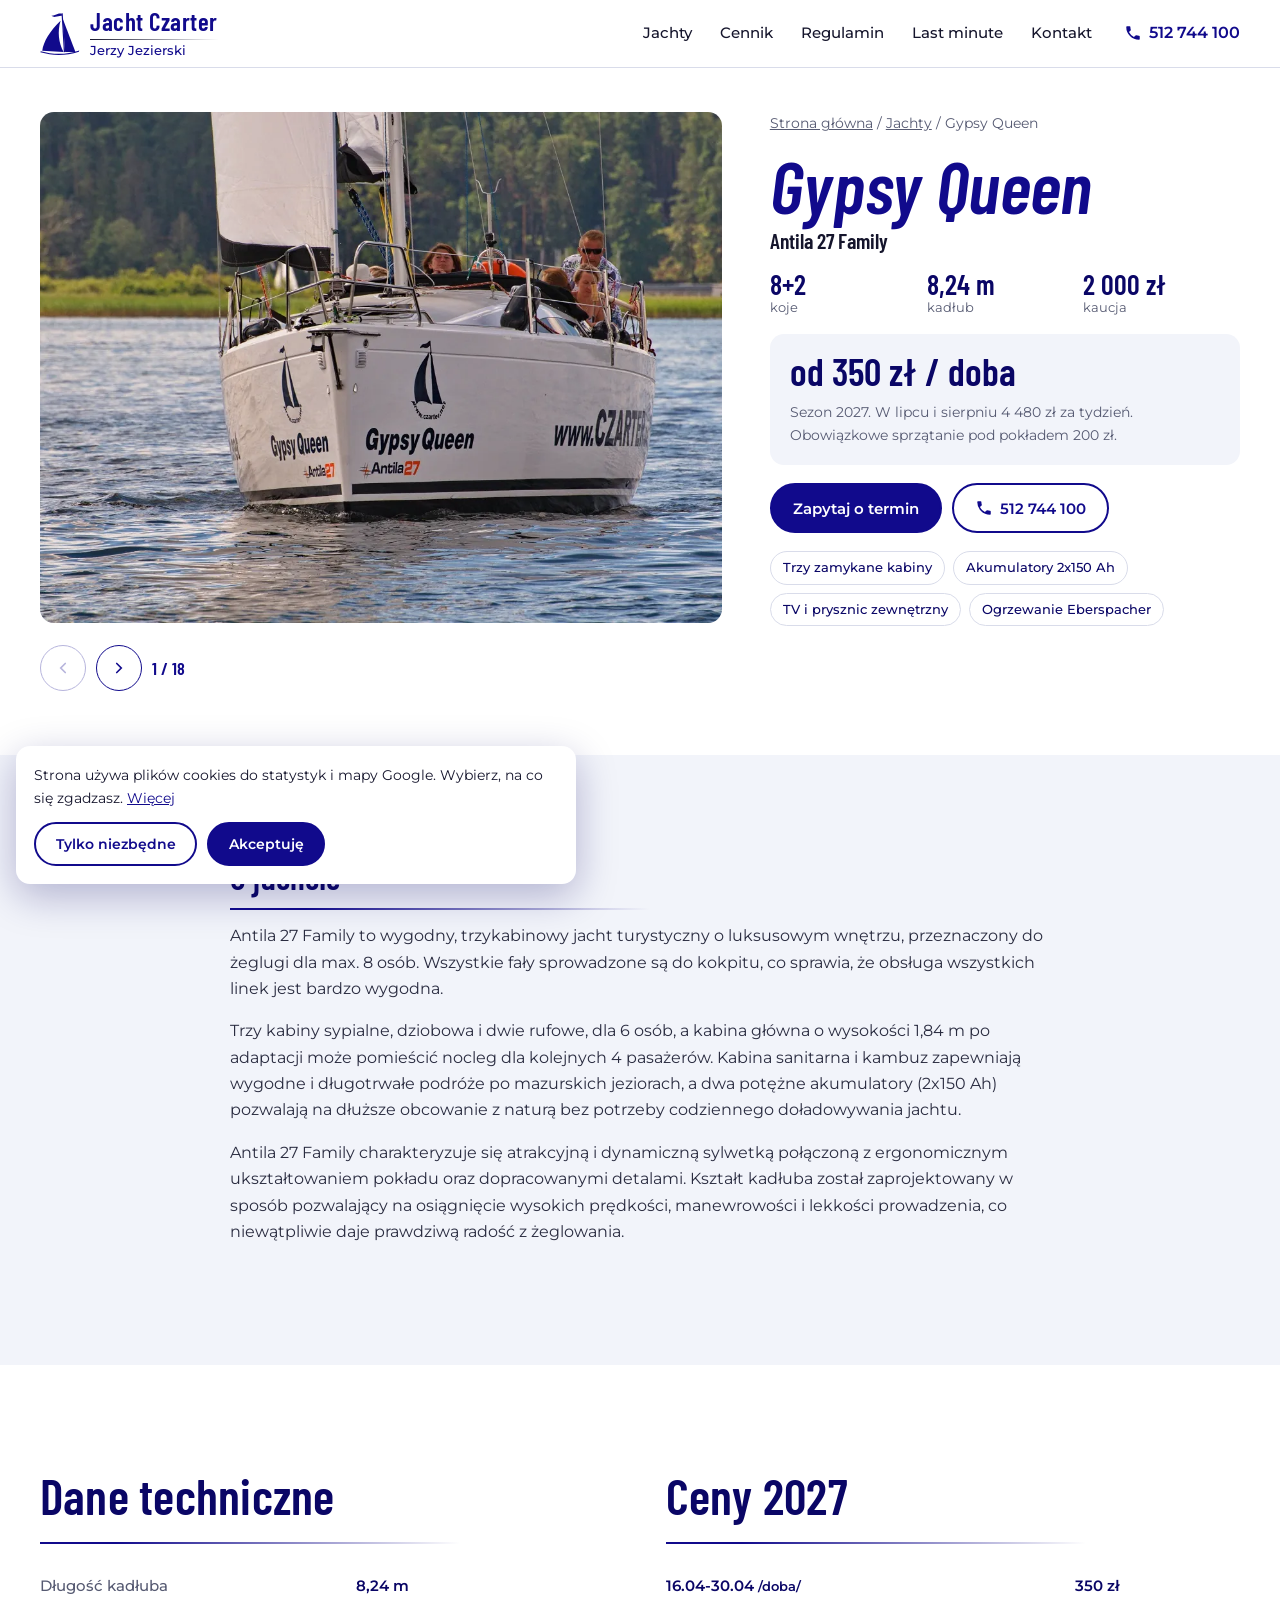
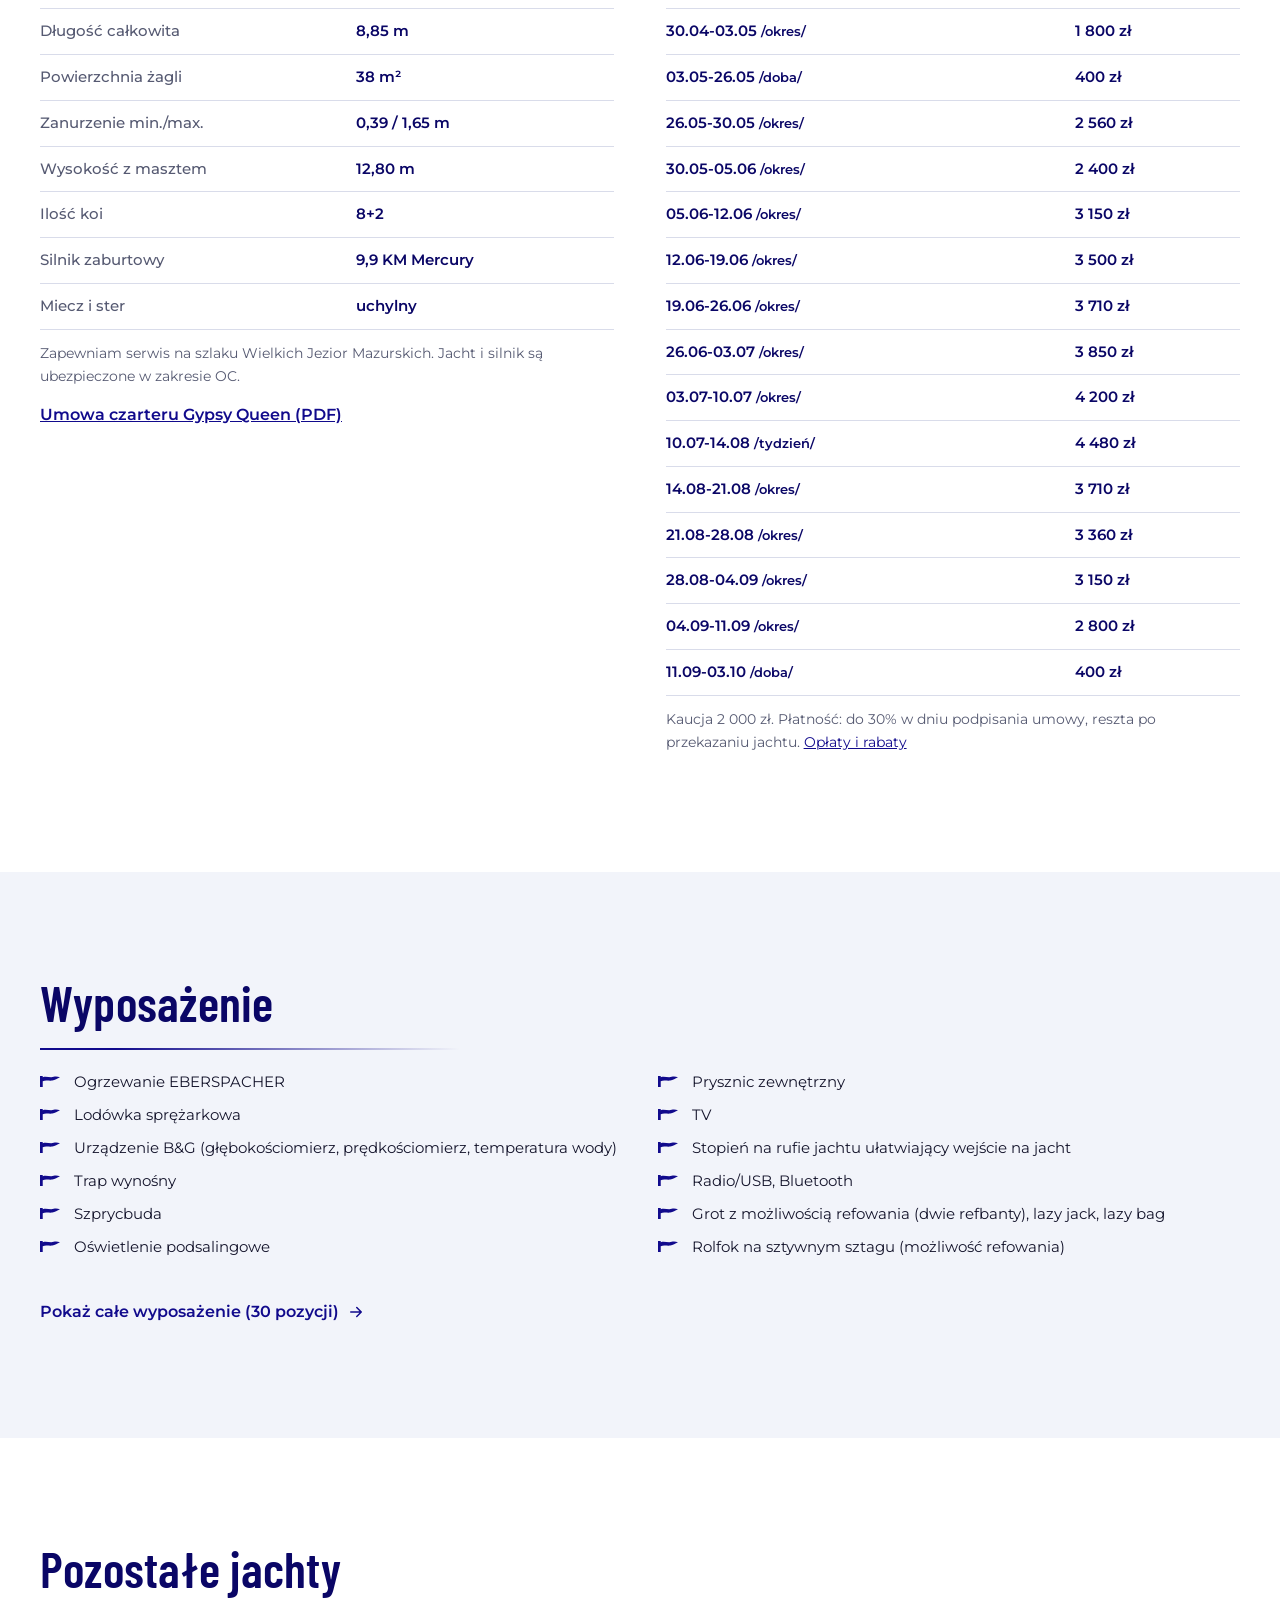
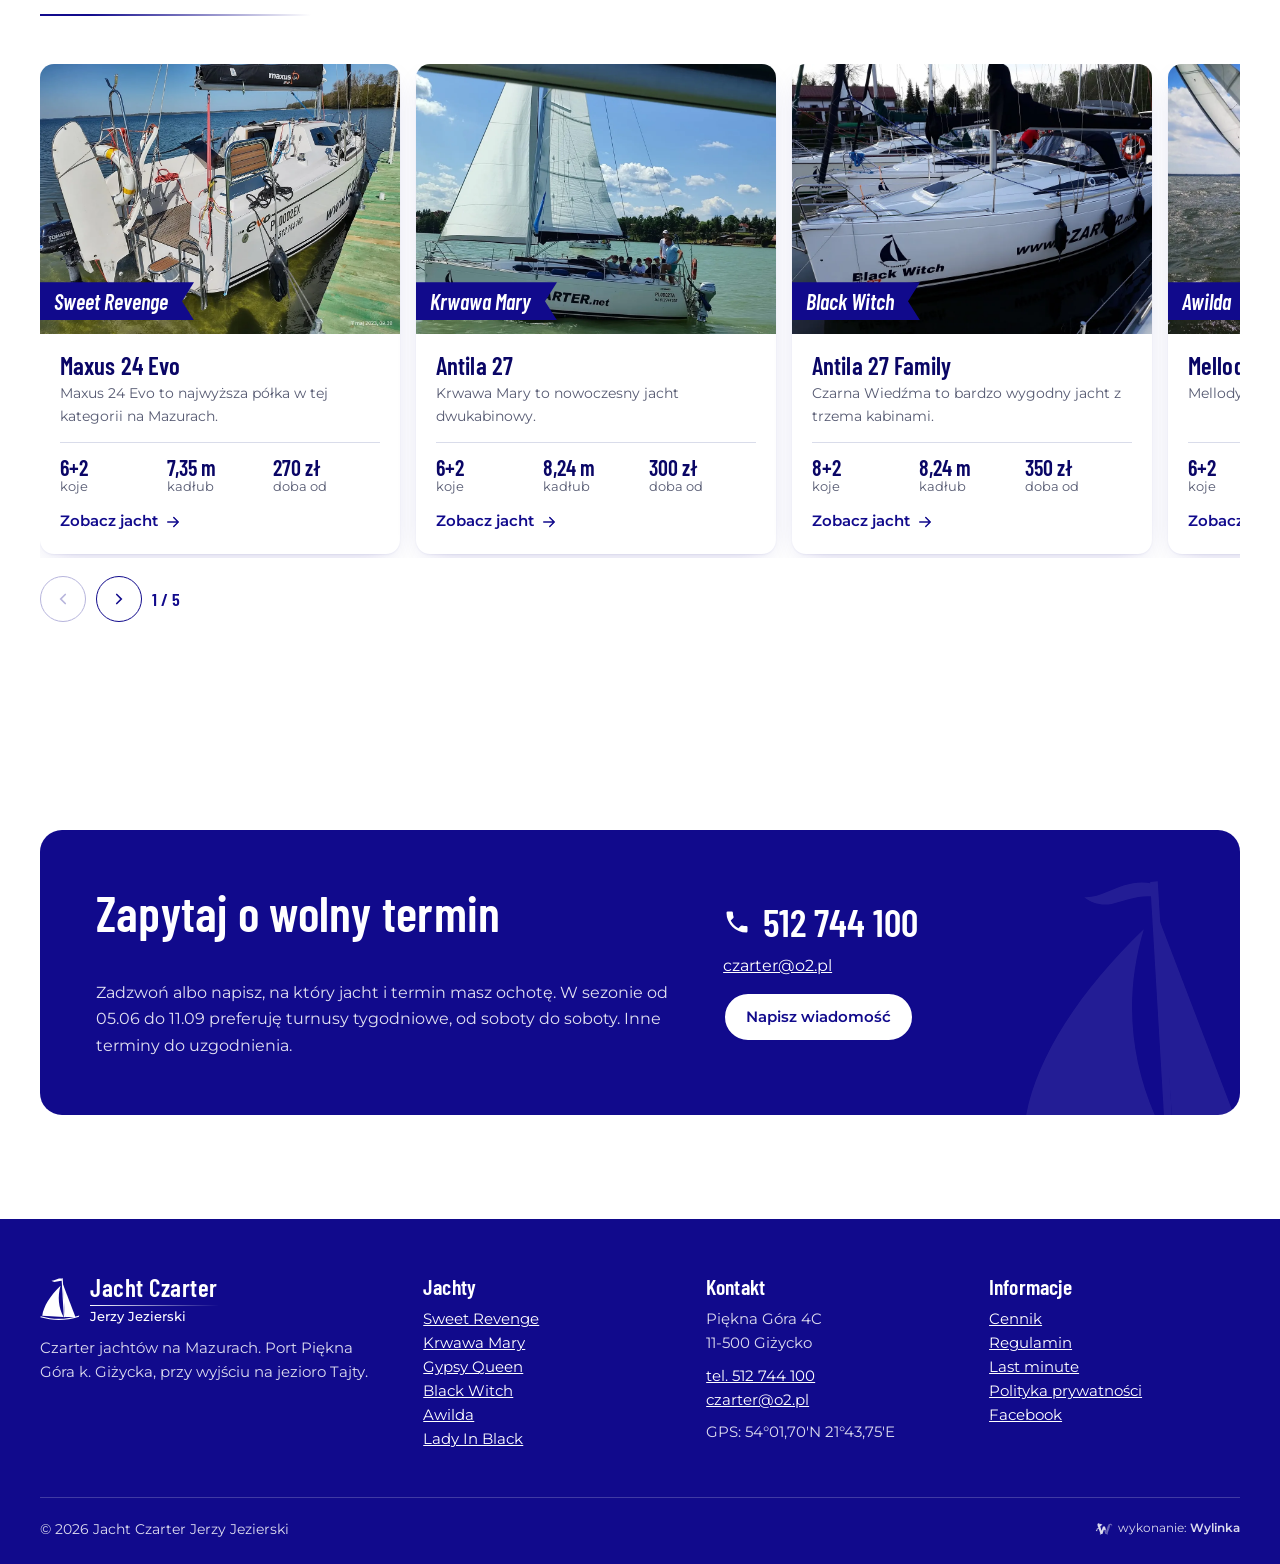
<file: jacht-gypsy-queen.html>
<!doctype html>
<html lang="pl">
<head>
<meta charset="utf-8">
<meta name="viewport" content="width=device-width,initial-scale=1,viewport-fit=cover">
<meta name="robots" content="noindex,nofollow">
<title>Antila 27 Family Gypsy Queen, czarter na Mazurach | czarter.net</title>
<meta name="description" content="Czarter jachtu Antila 27 Family Gypsy Queen z Pięknej Góry k. Giżycka. Koje 8+2, od 350 zł za dobę. Dane techniczne, wyposażenie, galeria.">
<meta name="theme-color" content="#ffffff">
<link rel="icon" href="img/favicon.svg" type="image/svg+xml">
<link rel="preload" as="image" href="img/home-dsc0768.webp" fetchpriority="high">
<link rel="preconnect" href="https://fonts.googleapis.com">
<link rel="preconnect" href="https://fonts.gstatic.com" crossorigin>
<link href="https://fonts.googleapis.com/css2?family=Barlow+Condensed:ital,wght@0,600;1,600&family=Montserrat:wght@400;500;600&display=swap" rel="stylesheet">
<link rel="stylesheet" href="style.css?v=1">
<style>
.wylinka-badge{display:inline-flex;align-items:center;gap:.4em;color:inherit;text-decoration:none;font-size:.875em;line-height:1;opacity:.85}
.wylinka-badge:hover,.wylinka-badge:focus-visible{opacity:1}
.wylinka-badge:focus-visible{outline:2px solid currentColor;outline-offset:3px;border-radius:2px}
.wylinka-badge svg{width:18px;height:18px;flex:none;overflow:visible}
.wylinka-badge b{font-weight:600}
.wylinka-badge .wy-old{opacity:.45;transform-origin:40px 30px;transition:transform .32s cubic-bezier(.3,.7,.4,1),opacity .32s ease-out}
.wylinka-badge .wy-pod{opacity:0;transition:opacity .2s ease-out .08s}
.wylinka-badge:hover .wy-old,.wylinka-badge:focus-visible .wy-old{transform:translate(9px,7px) rotate(9deg);opacity:0}
.wylinka-badge:hover .wy-pod,.wylinka-badge:focus-visible .wy-pod{opacity:1}
@media (prefers-reduced-motion:reduce){.wylinka-badge .wy-old,.wylinka-badge .wy-pod{transition:none}.wylinka-badge:hover .wy-old,.wylinka-badge:focus-visible .wy-old{transform:none;opacity:.45}.wylinka-badge:hover .wy-pod,.wylinka-badge:focus-visible .wy-pod{opacity:0}}
</style>
</head>
<body>
<a class="skip" href="#tresc">Przejdź do treści</a>
<header class="top"><div class="wrap top-in"><a class="logo" href="index.html" aria-label="Jacht Czarter Jerzy Jezierski, strona główna"><svg viewBox="0 0 110 118" aria-hidden="true" fill="currentColor"><path d="M59.3 2.5l3.2-.3 6.4 106.6-3.3.2z"/><path d="M60 3.2c-6.3-1.5-12.6.7-19 3.6-3.1 1.4-6.4 2.4-9.6 2.2 3.4 2.6 7.5 3.7 11.6 2.8 5.8-1.3 11.4-3.9 17.5-3.1z"/><path d="M62 15.5l35.5 92.8-28.4.4z"/><path d="M56.6 22.5C28 50 9.4 79.6 6.2 105.4l58.6 3.3C51.3 82.4 47.5 52.8 56.6 22.5z"/><path d="M2 106.5c34 9.5 70 10 106-2.2l-1 3.2c-36 12-72 11.4-106 2z"/></svg><span><b>Jacht Czarter</b><small>Jerzy Jezierski</small></span></a><nav class="menu" id="menu" aria-label="Główne"><div class="rozw"><a href="jachty.html">Jachty</a><div class="podmenu"><a href="jacht-sweet-revenge.html"><b>Sweet Revenge</b><span>Maxus 24 Evo</span></a><a href="jacht-krwawa-mary.html"><b>Krwawa Mary</b><span>Antila 27</span></a><a href="jacht-gypsy-queen.html" aria-current="page"><b>Gypsy Queen</b><span>Antila 27 Family</span></a><a href="jacht-black-witch.html"><b>Black Witch</b><span>Antila 27 Family</span></a><a href="jacht-awilda.html"><b>Awilda</b><span>Mellody 30</span></a><a href="jacht-lady-in-black.html"><b>Lady In Black</b><span>Antila 30</span></a></div></div><a href="cennik.html">Cennik</a><a href="regulamin.html">Regulamin</a><a href="last-minute.html">Last minute</a><a href="kontakt.html">Kontakt</a><a class="m-tel" href="tel:+48512744100"><svg viewBox="0 0 24 24" aria-hidden="true"><path d="M6.6 10.8a15.1 15.1 0 0 0 6.6 6.6l2.2-2.2a1 1 0 0 1 1-.25 11.4 11.4 0 0 0 3.6.57 1 1 0 0 1 1 1V20a1 1 0 0 1-1 1A17 17 0 0 1 3 4a1 1 0 0 1 1-1h3.5a1 1 0 0 1 1 1c0 1.25.2 2.45.57 3.57a1 1 0 0 1-.25 1z" fill="currentColor"/></svg>512 744 100</a></nav><a class="tel-top" href="tel:+48512744100" aria-label="Zadzwoń 512 744 100"><svg viewBox="0 0 24 24" aria-hidden="true"><path d="M6.6 10.8a15.1 15.1 0 0 0 6.6 6.6l2.2-2.2a1 1 0 0 1 1-.25 11.4 11.4 0 0 0 3.6.57 1 1 0 0 1 1 1V20a1 1 0 0 1-1 1A17 17 0 0 1 3 4a1 1 0 0 1 1-1h3.5a1 1 0 0 1 1 1c0 1.25.2 2.45.57 3.57a1 1 0 0 1-.25 1z" fill="currentColor"/></svg><span>512 744 100</span></a><button class="burger" type="button" aria-label="Menu" aria-expanded="false" aria-controls="menu"><span></span><span></span><span></span></button></div></header>
<main id="tresc">
<div class="wrap j-gora">
<div class="j-tyt"><p class="okruszki"><a href="index.html">Strona główna</a> / <a href="jachty.html">Jachty</a> / Gypsy Queen</p>
<h1>Gypsy Queen</h1><p class="model">Antila 27 Family</p></div>
<div class="j-galeria"><div class="karuzela"><div class="tor" tabindex="0" aria-label="Galeria jachtu Gypsy Queen"><figure><img src="img/home-dsc0768.webp" width="1200" height="796" alt="Antila 27 Family Gypsy Queen, zdjęcie 1" fetchpriority="high"></figure><figure><img src="img/home-dsc0816.webp" width="1200" height="796" alt="Antila 27 Family Gypsy Queen, zdjęcie 2" loading="lazy" decoding="async"></figure><figure><img src="img/gq-00.webp" width="1024" height="682" alt="Antila 27 Family Gypsy Queen, zdjęcie 3" loading="lazy" decoding="async"></figure><figure><img src="img/gq-01.webp" width="1024" height="682" alt="Antila 27 Family Gypsy Queen, zdjęcie 4" loading="lazy" decoding="async"></figure><figure><img src="img/gq-04.webp" width="1024" height="682" alt="Antila 27 Family Gypsy Queen, zdjęcie 5" loading="lazy" decoding="async"></figure><figure><img src="img/gq-05.webp" width="1024" height="682" alt="Antila 27 Family Gypsy Queen, zdjęcie 6" loading="lazy" decoding="async"></figure><figure><img src="img/gq-06.webp" width="1024" height="682" alt="Antila 27 Family Gypsy Queen, zdjęcie 7" loading="lazy" decoding="async"></figure><figure><img src="img/gq-08.webp" width="1024" height="682" alt="Antila 27 Family Gypsy Queen, zdjęcie 8" loading="lazy" decoding="async"></figure><figure><img src="img/gq-09.webp" width="1024" height="682" alt="Antila 27 Family Gypsy Queen, zdjęcie 9" loading="lazy" decoding="async"></figure><figure><img src="img/gq-10.webp" width="1024" height="682" alt="Antila 27 Family Gypsy Queen, zdjęcie 10" loading="lazy" decoding="async"></figure><figure><img src="img/gq-11.webp" width="682" height="1024" alt="Antila 27 Family Gypsy Queen, zdjęcie 11" loading="lazy" decoding="async"></figure><figure><img src="img/gq-13.webp" width="1024" height="682" alt="Antila 27 Family Gypsy Queen, zdjęcie 12" loading="lazy" decoding="async"></figure><figure><img src="img/gq-14.webp" width="1024" height="682" alt="Antila 27 Family Gypsy Queen, zdjęcie 13" loading="lazy" decoding="async"></figure><figure><img src="img/gq-15.webp" width="682" height="1024" alt="Antila 27 Family Gypsy Queen, zdjęcie 14" loading="lazy" decoding="async"></figure><figure><img src="img/gq-16.webp" width="1024" height="682" alt="Antila 27 Family Gypsy Queen, zdjęcie 15" loading="lazy" decoding="async"></figure><figure><img src="img/gq-03.webp" width="1024" height="682" alt="Antila 27 Family Gypsy Queen, zdjęcie 16" loading="lazy" decoding="async"></figure><figure><img src="img/gq-07.webp" width="1024" height="682" alt="Antila 27 Family Gypsy Queen, zdjęcie 17" loading="lazy" decoding="async"></figure><figure><img src="img/gq-12.webp" width="1024" height="682" alt="Antila 27 Family Gypsy Queen, zdjęcie 18" loading="lazy" decoding="async"></figure></div><div class="nawig"><button class="wstecz" type="button" aria-label="Poprzednie"><svg viewBox="0 0 24 24" aria-hidden="true"><path d="M15 6l-6 6 6 6" fill="none" stroke="currentColor" stroke-width="2.2" stroke-linecap="round"/></svg></button><button class="dalej" type="button" aria-label="Następne"><svg viewBox="0 0 24 24" aria-hidden="true"><path d="M9 6l6 6-6 6" fill="none" stroke="currentColor" stroke-width="2.2" stroke-linecap="round"/></svg></button><span class="licznik"></span></div></div></div>
<div class="j-info">
<div class="liczby"><div><b>8+2</b>koje</div><div><b>8,24 m</b>kadłub</div><div><b>2 000 zł</b>kaucja</div></div>
<div class="cena-box"><span class="od">od 350 zł / doba</span><p>Sezon 2027. W lipcu i sierpniu 4 480 zł za tydzień. Obowiązkowe sprzątanie pod pokładem 200 zł.</p></div>
<div class="j-akcje"><a class="btn" href="kontakt.html#formularz">Zapytaj o termin</a><a class="btn btn-jasny" href="tel:+48512744100"><svg viewBox="0 0 24 24" aria-hidden="true"><path d="M6.6 10.8a15.1 15.1 0 0 0 6.6 6.6l2.2-2.2a1 1 0 0 1 1-.25 11.4 11.4 0 0 0 3.6.57 1 1 0 0 1 1 1V20a1 1 0 0 1-1 1A17 17 0 0 1 3 4a1 1 0 0 1 1-1h3.5a1 1 0 0 1 1 1c0 1.25.2 2.45.57 3.57a1 1 0 0 1-.25 1z" fill="currentColor"/></svg>512 744 100</a></div>
<ul class="chipy"><li>Trzy zamykane kabiny</li><li>Akumulatory 2x150 Ah</li><li>TV i prysznic zewnętrzny</li><li>Ogrzewanie Eberspacher</li></ul>
</div></div>

<section class="sekcja tlo"><div class="wrap waski tekst"><h2 class="horyzont" style="margin-top:0">O jachcie</h2><p>Antila 27 Family to wygodny, trzykabinowy jacht turystyczny o luksusowym wnętrzu, przeznaczony do żeglugi dla max. 8 osób. Wszystkie fały sprowadzone są do kokpitu, co sprawia, że obsługa wszystkich linek jest bardzo wygodna.</p><p>Trzy kabiny sypialne, dziobowa i dwie rufowe, dla 6 osób, a kabina główna o wysokości 1,84 m po adaptacji może pomieścić nocleg dla kolejnych 4 pasażerów. Kabina sanitarna i kambuz zapewniają wygodne i długotrwałe podróże po mazurskich jeziorach, a dwa potężne akumulatory (2x150 Ah) pozwalają na dłuższe obcowanie z naturą bez potrzeby codziennego doładowywania jachtu.</p><p>Antila 27 Family charakteryzuje się atrakcyjną i dynamiczną sylwetką połączoną z ergonomicznym ukształtowaniem pokładu oraz dopracowanymi detalami. Kształt kadłuba został zaprojektowany w sposób pozwalający na osiągnięcie wysokich prędkości, manewrowości i lekkości prowadzenia, co niewątpliwie daje prawdziwą radość z żeglowania.</p></div></section>

<section class="sekcja"><div class="wrap j-dane">
<div><h2 class="horyzont">Dane techniczne</h2><table class="tab-dane"><tr><th>Długość kadłuba</th><td>8,24 m</td></tr><tr><th>Długość całkowita</th><td>8,85 m</td></tr><tr><th>Powierzchnia żagli</th><td>38 m²</td></tr><tr><th>Zanurzenie min./max.</th><td>0,39 / 1,65 m</td></tr><tr><th>Wysokość z masztem</th><td>12,80 m</td></tr><tr><th>Ilość koi</th><td>8+2</td></tr><tr><th>Silnik zaburtowy</th><td>9,9 KM Mercury</td></tr><tr><th>Miecz i ster</th><td>uchylny</td></tr></table>
<p class="uwaga">Zapewniam serwis na szlaku Wielkich Jezior Mazurskich. Jacht i silnik są ubezpieczone w zakresie OC.</p>
<p class="pliki"><a href="https://www.czarter.net/wp-content/uploads/2023/11/Umowa-czarteru-Gypsy-Queen.pdf" rel="noopener">Umowa czarteru Gypsy Queen (PDF)</a></p></div>
<div><h2 class="horyzont">Ceny 2027</h2><table class="tab-dane tab-ceny-j"><tr><td>16.04-30.04 <small>/doba/</small></td><td>350 zł</td></tr><tr><td>30.04-03.05 <small>/okres/</small></td><td>1 800 zł</td></tr><tr><td>03.05-26.05 <small>/doba/</small></td><td>400 zł</td></tr><tr><td>26.05-30.05 <small>/okres/</small></td><td>2 560 zł</td></tr><tr><td>30.05-05.06 <small>/okres/</small></td><td>2 400 zł</td></tr><tr><td>05.06-12.06 <small>/okres/</small></td><td>3 150 zł</td></tr><tr><td>12.06-19.06 <small>/okres/</small></td><td>3 500 zł</td></tr><tr><td>19.06-26.06 <small>/okres/</small></td><td>3 710 zł</td></tr><tr><td>26.06-03.07 <small>/okres/</small></td><td>3 850 zł</td></tr><tr><td>03.07-10.07 <small>/okres/</small></td><td>4 200 zł</td></tr><tr class="lato"><td>10.07-14.08 <small>/tydzień/</small></td><td>4 480 zł</td></tr><tr><td>14.08-21.08 <small>/okres/</small></td><td>3 710 zł</td></tr><tr><td>21.08-28.08 <small>/okres/</small></td><td>3 360 zł</td></tr><tr><td>28.08-04.09 <small>/okres/</small></td><td>3 150 zł</td></tr><tr><td>04.09-11.09 <small>/okres/</small></td><td>2 800 zł</td></tr><tr><td>11.09-03.10 <small>/doba/</small></td><td>400 zł</td></tr></table><p class="uwaga">Kaucja 2 000 zł. Płatność: do 30% w dniu podpisania umowy, reszta po przekazaniu jachtu. <a href="cennik.html">Opłaty i rabaty</a></p></div>
</div></section>

<section class="sekcja tlo"><div class="wrap"><h2 class="horyzont">Wyposażenie</h2><ul class="lista-p wyp"><li>Ogrzewanie EBERSPACHER</li><li>Lodówka sprężarkowa</li><li>Urządzenie B&amp;G (głębokościomierz, prędkościomierz, temperatura wody)</li><li>Trap wynośny</li><li>Szprycbuda</li><li>Oświetlenie podsalingowe</li><li>Prysznic zewnętrzny</li><li>TV</li><li>Stopień na rufie jachtu ułatwiający wejście na jacht</li><li>Radio/USB, Bluetooth</li><li>Grot z możliwością refowania (dwie refbanty), lazy jack, lazy bag</li><li>Rolfok na sztywnym sztagu (możliwość refowania)</li></ul><details class="wiecej-w"><summary>Pokaż całe wyposażenie (30 pozycji) <svg viewBox="0 0 24 24" aria-hidden="true"><path d="M5 12h13M13 6l6 6-6 6" fill="none" stroke="currentColor" stroke-width="2" stroke-linecap="round" stroke-linejoin="round"/></svg></summary><ul class="lista-p wyp"><li>Rama do kładzenia i stawiania masztu</li><li>Relingi, sztormrelingi, pasy rufowe</li><li>Drabinka zaburtowa na rufie, stopień na koszu dziobowym (kaczy dziób)</li><li>Tent przeciwdeszczowy</li><li>Stolik kokpitowy</li><li>Oświetlenie elektryczne LED (16 punktów)</li><li>Oświetlenie elektryczne pokładowe LED (2 punkty)</li><li>Gniazdo zapalniczki samochodowej 12V w mesie</li><li>Koje: 8+2 rozkładane w mesie. Trzy oddzielnie zamykane kabiny (dwie na rufie i jedna na dziobie)</li><li>Komplet poduszek (10 szt.)</li><li>Kambuz: kuchenka dwupalnikowa ze zlewozmywakiem, naczynia kuchenne, zastawa stołowa, sztućce, szklanki, patelnia, durszlak i inne</li><li>WC chemiczne w osobnej kabinie</li><li>Instalacja wodna w kambuzie</li><li>Skrzynka narzędziowa, gaśnica, siekiera, saperka, wiadro, miska, szczotka do pokładu, szufelka ze zmiotką</li><li>Komplet środków ratunkowych (10 kamizelek w różnych rozmiarach + koło ratunkowe)</li><li>1 wiosło pychowe, bosak, 2 kotwice z długimi linami, 3 cumy (w tym 2 długie), 7 odbijaczy (w tym jeden dziobowy), krawaty, zbiorniki na wodę (80 l), paliwo (5 l czarter)</li><li>Komplet map jezior mazurskich, przejściówka do ładowania akumulatorów, dodatkowy przedłużacz 25 m na bębnie</li><li>Butla gazowa 2 kg, 2 naładowane akumulatory (150 Ah woda, oświetlenie, radio oraz 150 Ah lodówka i ogrzewanie)</li></ul></details></div></section>

<section class="sekcja"><div class="wrap"><div class="naglowek"><h2 class="horyzont">Pozostałe jachty</h2></div><div class="karuzela"><div class="tor" tabindex="0" aria-label="Pozostałe jachty"><a class="jacht" href="jacht-sweet-revenge.html"><div class="fot"><img src="img/home-maxus.webp" width="1200" height="897" alt="Maxus 24 Evo Sweet Revenge" loading="lazy" decoding="async"><span class="bandera">Sweet Revenge</span></div><div class="opis"><h3>Maxus 24 Evo</h3><p class="model">Maxus 24 Evo to najwyższa półka w tej kategorii na Mazurach.</p><div class="liczby"><div><b>6+2</b>koje</div><div><b>7,35 m</b>kadłub</div><div><b>270 zł</b>doba od</div></div><span class="wiecej">Zobacz jacht <svg viewBox="0 0 24 24" aria-hidden="true"><path d="M5 12h13M13 6l6 6-6 6" fill="none" stroke="currentColor" stroke-width="2" stroke-linecap="round" stroke-linejoin="round"/></svg></span></div></a><a class="jacht" href="jacht-krwawa-mary.html"><div class="fot"><img src="img/home-a27-krwawa.webp" width="1200" height="900" alt="Antila 27 Krwawa Mary" loading="lazy" decoding="async"><span class="bandera">Krwawa Mary</span></div><div class="opis"><h3>Antila 27</h3><p class="model">Krwawa Mary to nowoczesny jacht dwukabinowy.</p><div class="liczby"><div><b>6+2</b>koje</div><div><b>8,24 m</b>kadłub</div><div><b>300 zł</b>doba od</div></div><span class="wiecej">Zobacz jacht <svg viewBox="0 0 24 24" aria-hidden="true"><path d="M5 12h13M13 6l6 6-6 6" fill="none" stroke="currentColor" stroke-width="2" stroke-linecap="round" stroke-linejoin="round"/></svg></span></div></a><a class="jacht" href="jacht-black-witch.html"><div class="fot"><img src="img/home-20200508_185646.webp" width="1024" height="768" alt="Antila 27 Family Black Witch" loading="lazy" decoding="async"><span class="bandera">Black Witch</span></div><div class="opis"><h3>Antila 27 Family</h3><p class="model">Czarna Wiedźma to bardzo wygodny jacht z trzema kabinami.</p><div class="liczby"><div><b>8+2</b>koje</div><div><b>8,24 m</b>kadłub</div><div><b>350 zł</b>doba od</div></div><span class="wiecej">Zobacz jacht <svg viewBox="0 0 24 24" aria-hidden="true"><path d="M5 12h13M13 6l6 6-6 6" fill="none" stroke="currentColor" stroke-width="2" stroke-linecap="round" stroke-linejoin="round"/></svg></span></div></a><a class="jacht" href="jacht-awilda.html"><div class="fot"><img src="img/aw-01.webp" width="1024" height="768" alt="Mellody 30 Awilda" loading="lazy" decoding="async"><span class="bandera">Awilda</span></div><div class="opis"><h3>Mellody 30</h3><p class="model">Mellody 30 to najszybszy jacht w mojej flocie.</p><div class="liczby"><div><b>6+2</b>koje</div><div><b>9,46 m</b>długość</div><div><b>350 zł</b>doba od</div></div><span class="wiecej">Zobacz jacht <svg viewBox="0 0 24 24" aria-hidden="true"><path d="M5 12h13M13 6l6 6-6 6" fill="none" stroke="currentColor" stroke-width="2" stroke-linecap="round" stroke-linejoin="round"/></svg></span></div></a><a class="jacht" href="jacht-lady-in-black.html"><div class="fot"><img src="img/lb-00.webp" width="773" height="1030" alt="Antila 30 Lady In Black" loading="lazy" decoding="async"><span class="bandera">Lady In Black</span></div><div class="opis"><h3>Antila 30</h3><p class="model">Antila 30 to nowoczesna i bardzo komfortowa jednostka.</p><div class="liczby"><div><b>8+2</b>koje</div><div><b>9,45 m</b>długość</div><div><b>600 zł</b>doba od</div></div><span class="wiecej">Zobacz jacht <svg viewBox="0 0 24 24" aria-hidden="true"><path d="M5 12h13M13 6l6 6-6 6" fill="none" stroke="currentColor" stroke-width="2" stroke-linecap="round" stroke-linejoin="round"/></svg></span></div></a></div><div class="nawig"><button class="wstecz" type="button" aria-label="Poprzednie"><svg viewBox="0 0 24 24" aria-hidden="true"><path d="M15 6l-6 6 6 6" fill="none" stroke="currentColor" stroke-width="2.2" stroke-linecap="round"/></svg></button><button class="dalej" type="button" aria-label="Następne"><svg viewBox="0 0 24 24" aria-hidden="true"><path d="M9 6l6 6-6 6" fill="none" stroke="currentColor" stroke-width="2.2" stroke-linecap="round"/></svg></button><span class="licznik"></span></div></div></div></section>
<section class="sekcja"><div class="wrap"><div class="cta">
<div><h2 class="horyzont">Zapytaj o wolny termin</h2><p>Zadzwoń albo napisz, na który jacht i termin masz ochotę. W sezonie od 05.06 do 11.09 preferuję turnusy tygodniowe, od soboty do soboty. Inne terminy do uzgodnienia.</p></div>
<div class="akcje"><a class="duzy-tel" href="tel:+48512744100"><svg viewBox="0 0 24 24" aria-hidden="true"><path d="M6.6 10.8a15.1 15.1 0 0 0 6.6 6.6l2.2-2.2a1 1 0 0 1 1-.25 11.4 11.4 0 0 0 3.6.57 1 1 0 0 1 1 1V20a1 1 0 0 1-1 1A17 17 0 0 1 3 4a1 1 0 0 1 1-1h3.5a1 1 0 0 1 1 1c0 1.25.2 2.45.57 3.57a1 1 0 0 1-.25 1z" fill="currentColor"/></svg>512 744 100</a><a class="mail" href="mailto:czarter@o2.pl">czarter@o2.pl</a><a class="btn btn-jasny" href="kontakt.html#formularz">Napisz wiadomość</a></div>
<svg class="cta-zagiel" viewBox="0 0 110 118" aria-hidden="true" fill="currentColor"><path d="M59.3 2.5l3.2-.3 6.4 106.6-3.3.2z"/><path d="M60 3.2c-6.3-1.5-12.6.7-19 3.6-3.1 1.4-6.4 2.4-9.6 2.2 3.4 2.6 7.5 3.7 11.6 2.8 5.8-1.3 11.4-3.9 17.5-3.1z"/><path d="M62 15.5l35.5 92.8-28.4.4z"/><path d="M56.6 22.5C28 50 9.4 79.6 6.2 105.4l58.6 3.3C51.3 82.4 47.5 52.8 56.6 22.5z"/><path d="M2 106.5c34 9.5 70 10 106-2.2l-1 3.2c-36 12-72 11.4-106 2z"/></svg>
</div></div></section>
</main>
<footer class="stopka"><div class="wrap">
<div class="st-grid">
<div class="st-marka"><a class="logo" href="index.html" aria-label="Jacht Czarter Jerzy Jezierski, strona główna"><svg viewBox="0 0 110 118" aria-hidden="true" fill="currentColor"><path d="M59.3 2.5l3.2-.3 6.4 106.6-3.3.2z"/><path d="M60 3.2c-6.3-1.5-12.6.7-19 3.6-3.1 1.4-6.4 2.4-9.6 2.2 3.4 2.6 7.5 3.7 11.6 2.8 5.8-1.3 11.4-3.9 17.5-3.1z"/><path d="M62 15.5l35.5 92.8-28.4.4z"/><path d="M56.6 22.5C28 50 9.4 79.6 6.2 105.4l58.6 3.3C51.3 82.4 47.5 52.8 56.6 22.5z"/><path d="M2 106.5c34 9.5 70 10 106-2.2l-1 3.2c-36 12-72 11.4-106 2z"/></svg><span><b>Jacht Czarter</b><small>Jerzy Jezierski</small></span></a><p>Czarter jachtów na Mazurach. Port Piękna Góra k. Giżycka, przy wyjściu na jezioro Tajty.</p></div>
<div><h3>Jachty</h3><p><a href="jacht-sweet-revenge.html">Sweet Revenge</a><br><a href="jacht-krwawa-mary.html">Krwawa Mary</a><br><a href="jacht-gypsy-queen.html">Gypsy Queen</a><br><a href="jacht-black-witch.html">Black Witch</a><br><a href="jacht-awilda.html">Awilda</a><br><a href="jacht-lady-in-black.html">Lady In Black</a></p></div>
<div><h3>Kontakt</h3><p>Piękna Góra 4C<br>11-500 Giżycko</p><p><a href="tel:+48512744100">tel. 512 744 100</a><br><a href="mailto:czarter@o2.pl">czarter@o2.pl</a></p><p>GPS: 54°01,70′N 21°43,75′E</p></div>
<div><h3>Informacje</h3><p><a href="cennik.html">Cennik</a><br><a href="regulamin.html">Regulamin</a><br><a href="last-minute.html">Last minute</a><br><a href="polityka-prywatnosci.html">Polityka prywatności</a><br><a href="https://www.facebook.com/JezierskiJ/" rel="noopener">Facebook</a></p></div>
</div>
<div class="st-dol"><span>© <span id="rok">2026</span> Jacht Czarter Jerzy Jezierski</span><a class="wylinka-badge" href="https://wylinka.pl/?utm_source=czarter.net&amp;utm_medium=stopka&amp;utm_campaign=wykonanie" rel="noopener" title="Strona wykonana przez Wylinka"><svg viewBox="0 0 64 64" aria-hidden="true" focusable="false" fill="currentColor"><path d="M9.8 22.8l-1.2-7.9 2.2-3.7 15.5 4.6-.5 1.5-7.2 5.5 4.7 15.6 5-15.6 7 0 4.1 12.7-4.2-.9-2.6 1.8-.8-2.2-5.3 15.6-4.3 0 .4 .2-2.1 2.8-1.3-1.1 1.1-1.4-3.1 .2-.1-1.7 2.2-.1-5.7-16.5-4.8 .6-.8 3.1 0 .5-.3 .5 .8 2.2-1.6 .5-.4-1.3-.8 1.6-1.5-.8 .8-1.6-1.4 .6-.6-1.6 2.3-.8 .2-.4 1.3-4.8 5.9-.8-2.4-6.9zM15.2 13.7l-.1-.4-.4 .8-.1 .8 .1 1 .1 .4 .3 .7 .3-.9 .1-.7 0-.8z"/><path class="wy-pod" d="M37.1 49.8l-4.5-13.3 2.6-1.8 4.2 .9 .9 2.8 3-9.7 0-.5 .1-.8 3.2-8.4 .5-1 .6-1 .9-1.1 1.3-1 1.1-.7 1.4-.5 1.4-.3 .7 0 .9 0 1.2 .3 1.4 .6 .8 .5 .7 .7 .6 .7 .5 .9 .3 .9 .1 .9 0 .8-.2 .9-.5 .9-.5 .6-.7 .5-.7 .3-.1-.1 0-.1 .5-.5 .3-.7 .2-.5 0-.6-.1-.6-.3-.7-.4-.5-.4-.4-.5-.3-.6-.3-.7 0-.7 .1-.6 .1-.5 .4-.5 .5-.3 .5-.2 .7-.1 1.5-1.4 5.1-.8 3.3-.3 .7-.5 .7-6 17.5 1.9 .1-.1 1.7-3.1-.2 1.1 1.4-1.3 1.1-2.1-2.8 .4-.2z"/><path class="wy-old" d="M40.8 50l.4-.2-4.1 0-4.2-12.5 2.5-1.7 4.3 .9 .6 1.9 .6-1.6 0-.3 2.4-7.8 0-.5 .1-.8 3.2-8.4 .4-.8 .6-.9 .9-1.2 .9-.9 1.3-.8 1.4-.6 1.2-.3 1.4-.1 1.3 .1 .6 .2 .8 .3 1.1 .6 .9 .7 .7 .9 .5 .9 .3 .9 .1 1.1-.1 .9-.3 .9-.4 .7-.6 .7-.6 .4-.6 .2-.1-.1 0-.1 .5-.5 .3-.7 .2-.5 0-.5-.1-.6-.2-.6-.3-.5-.4-.5-.5-.3-.6-.3-.7-.1-.6 0-.6 .1-.6 .3-.6 .5-.3 .4-.2 .5-.1 .5-.1 1.5-1.4 5.1-.8 3.3-.3 .7-.5 .7-6 17.5 1.9 .1-.1 1.7-3.1-.2 1.1 1.4-1.3 1.1zM49.6 17.1l.6 1.7-1.5 1.9 .4 .4 1.8-2.1-.7-2.1zM48.1 28.3l.5 1.8-1.7 1.8 .4 .4 1.9-2-.6-2.2zM37.9 41.7l1.7-1.5-.4-.4-1.7 1.4zM42.6 38.7l-1.5 2.8 1.1 2-1.3 2.6 .5 .2 1.5-2.8-1.1-2 1.4-2.5z"/></svg><span>wykonanie: <b>Wylinka</b></span></a></div>
</div></footer>
<div class="mob" aria-hidden="true"><a href="tel:+48512744100"><svg viewBox="0 0 24 24" aria-hidden="true"><path d="M6.6 10.8a15.1 15.1 0 0 0 6.6 6.6l2.2-2.2a1 1 0 0 1 1-.25 11.4 11.4 0 0 0 3.6.57 1 1 0 0 1 1 1V20a1 1 0 0 1-1 1A17 17 0 0 1 3 4a1 1 0 0 1 1-1h3.5a1 1 0 0 1 1 1c0 1.25.2 2.45.57 3.57a1 1 0 0 1-.25 1z" fill="currentColor"/></svg>Zadzwoń</a><a class="mob-cta" href="kontakt.html#formularz">Zapytaj o termin</a></div>
<div class="zgody" role="dialog" aria-label="Pliki cookies"><p>Strona używa plików cookies do statystyk i mapy Google. Wybierz, na co się zgadzasz. <a href="polityka-prywatnosci.html">Więcej</a></p><div><button type="button" class="btn btn-jasny" data-zgoda="niezbedne">Tylko niezbędne</button><button type="button" class="btn" data-zgoda="wszystkie">Akceptuję</button></div></div>
<script src="app.js?v=1" defer></script>
</body>
</html>
</file>
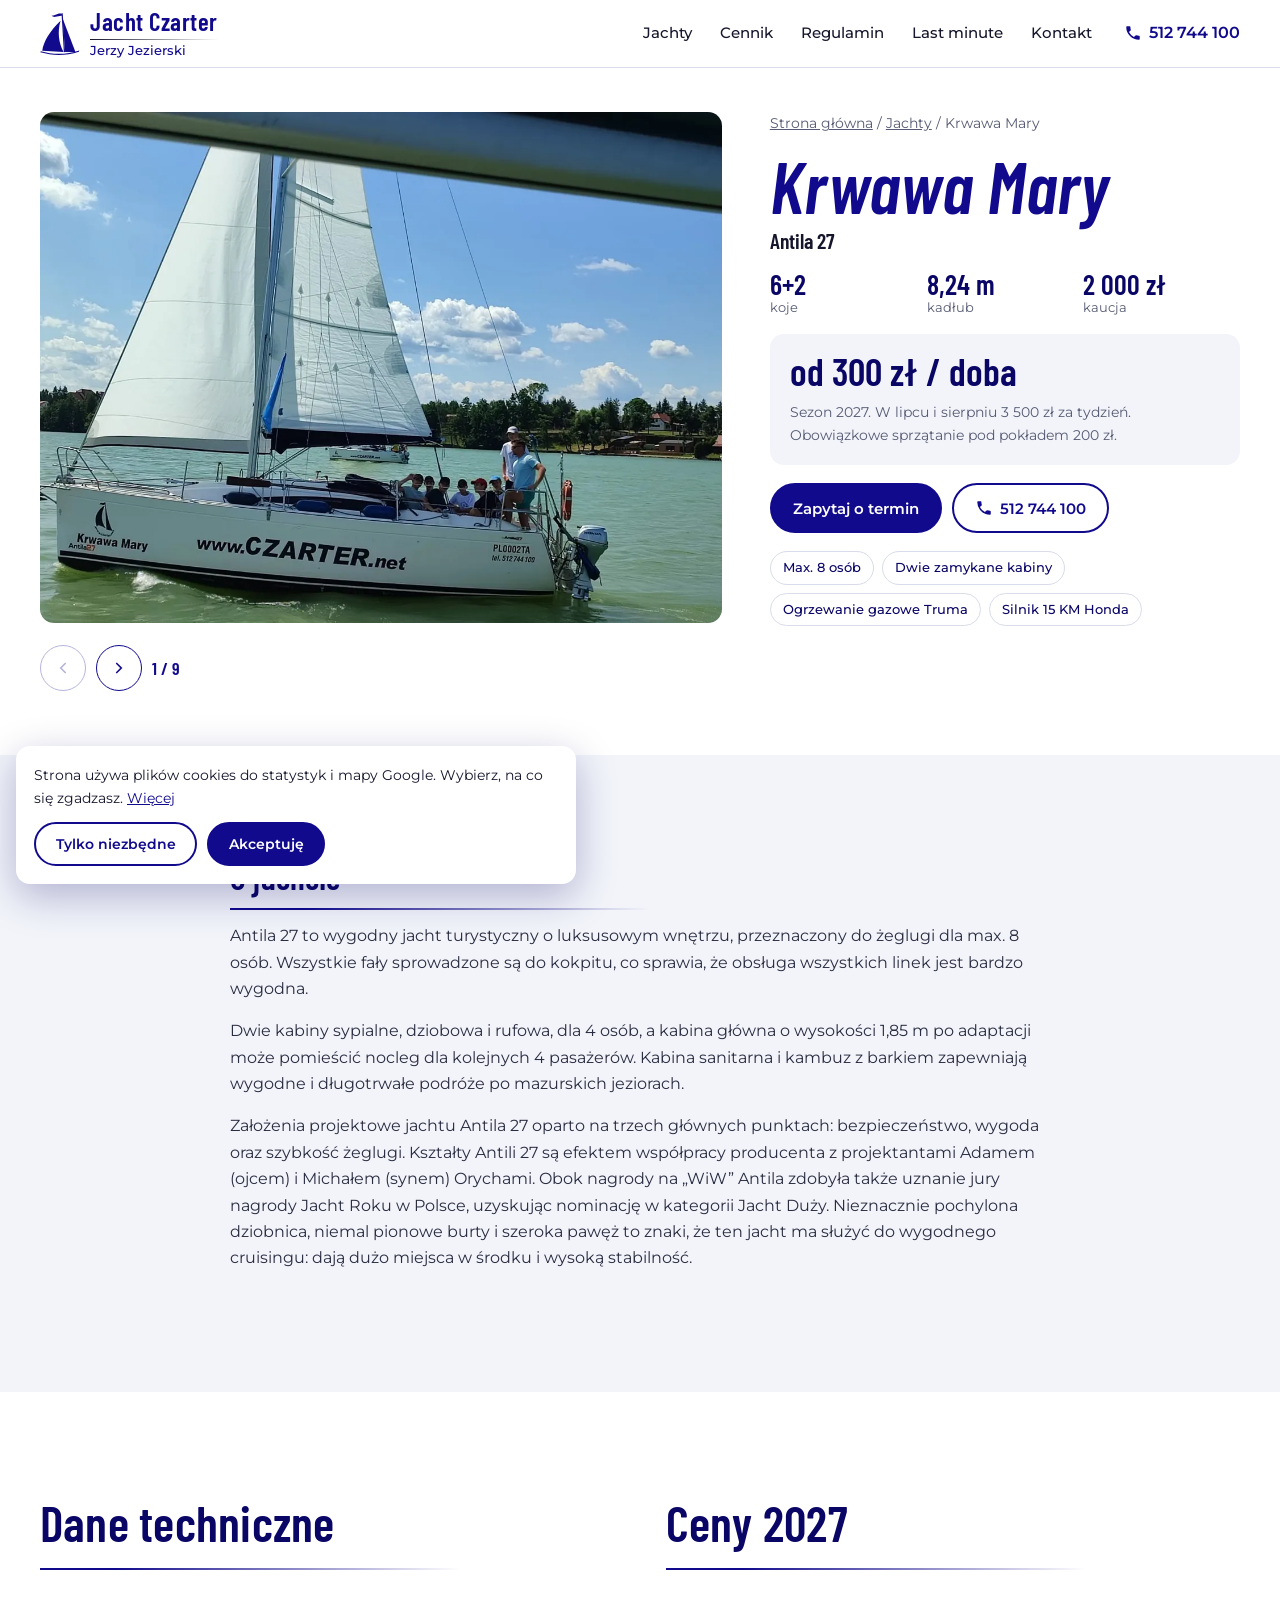
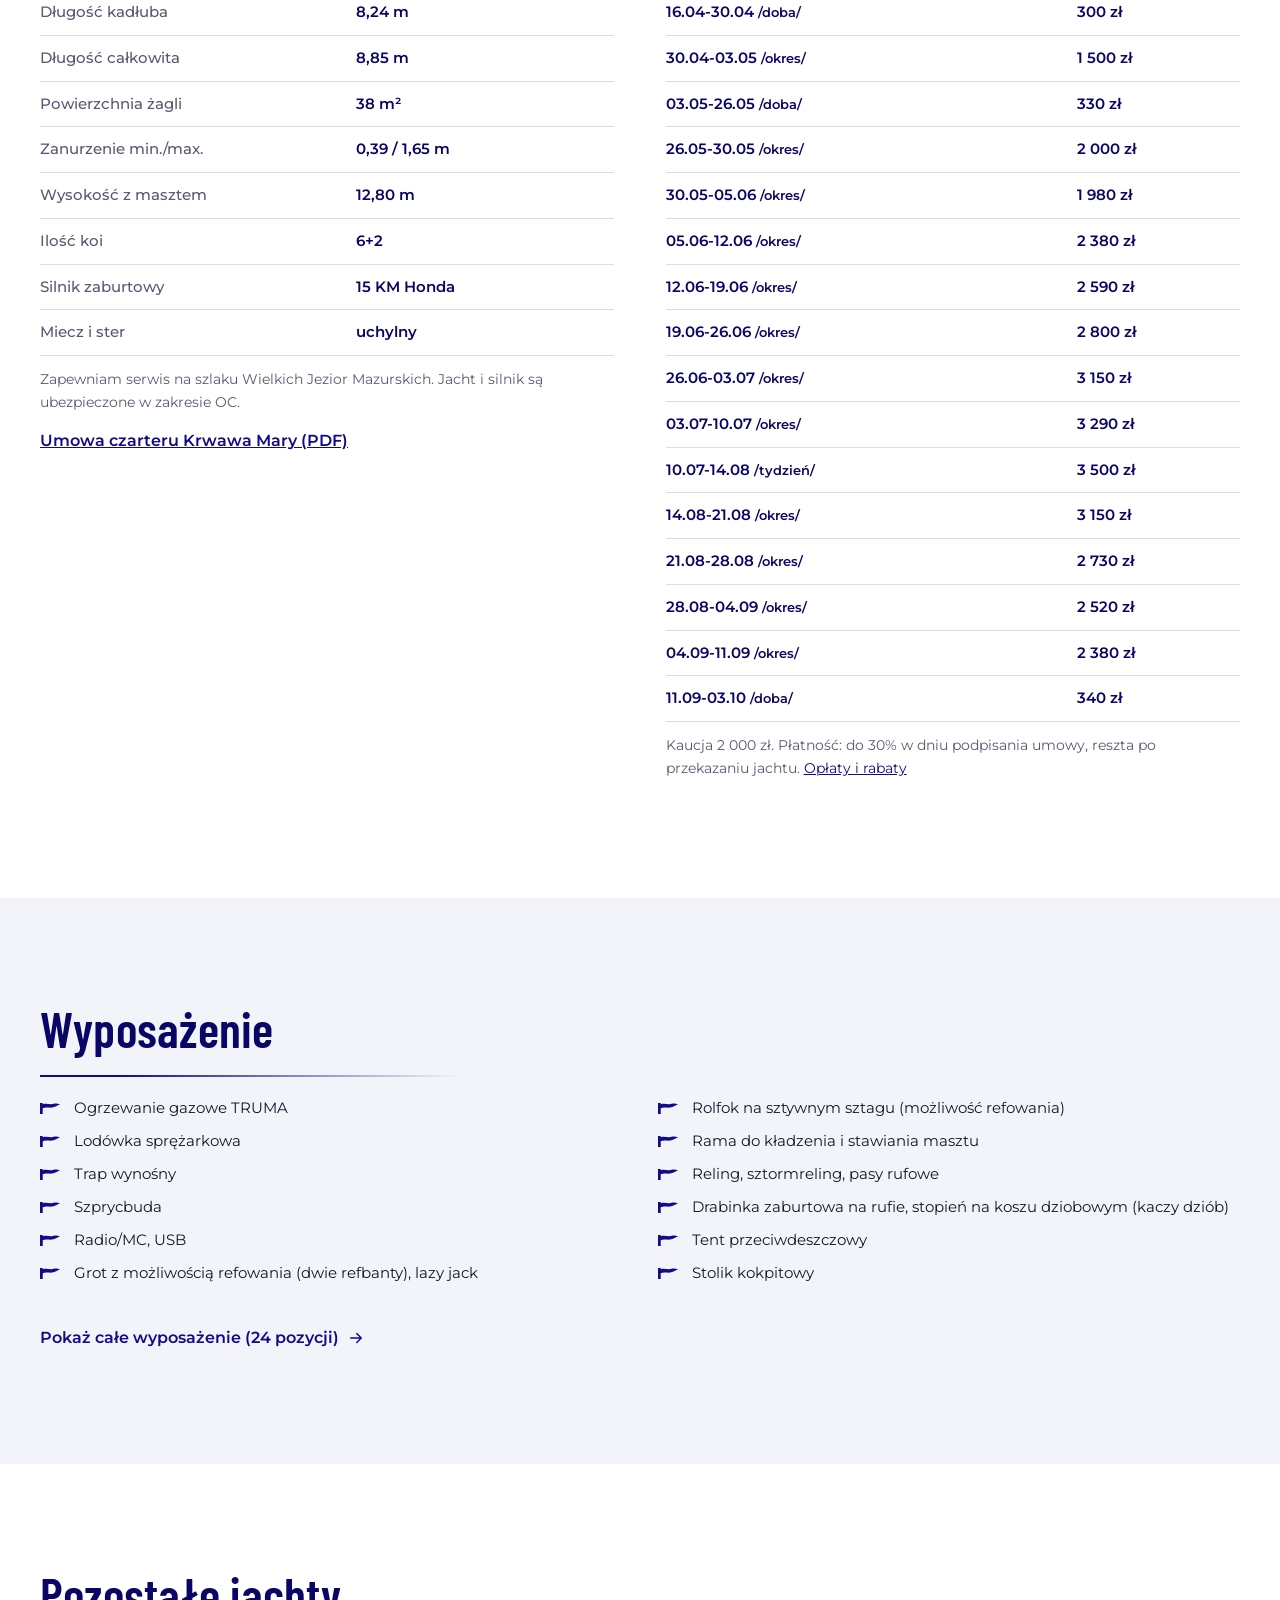
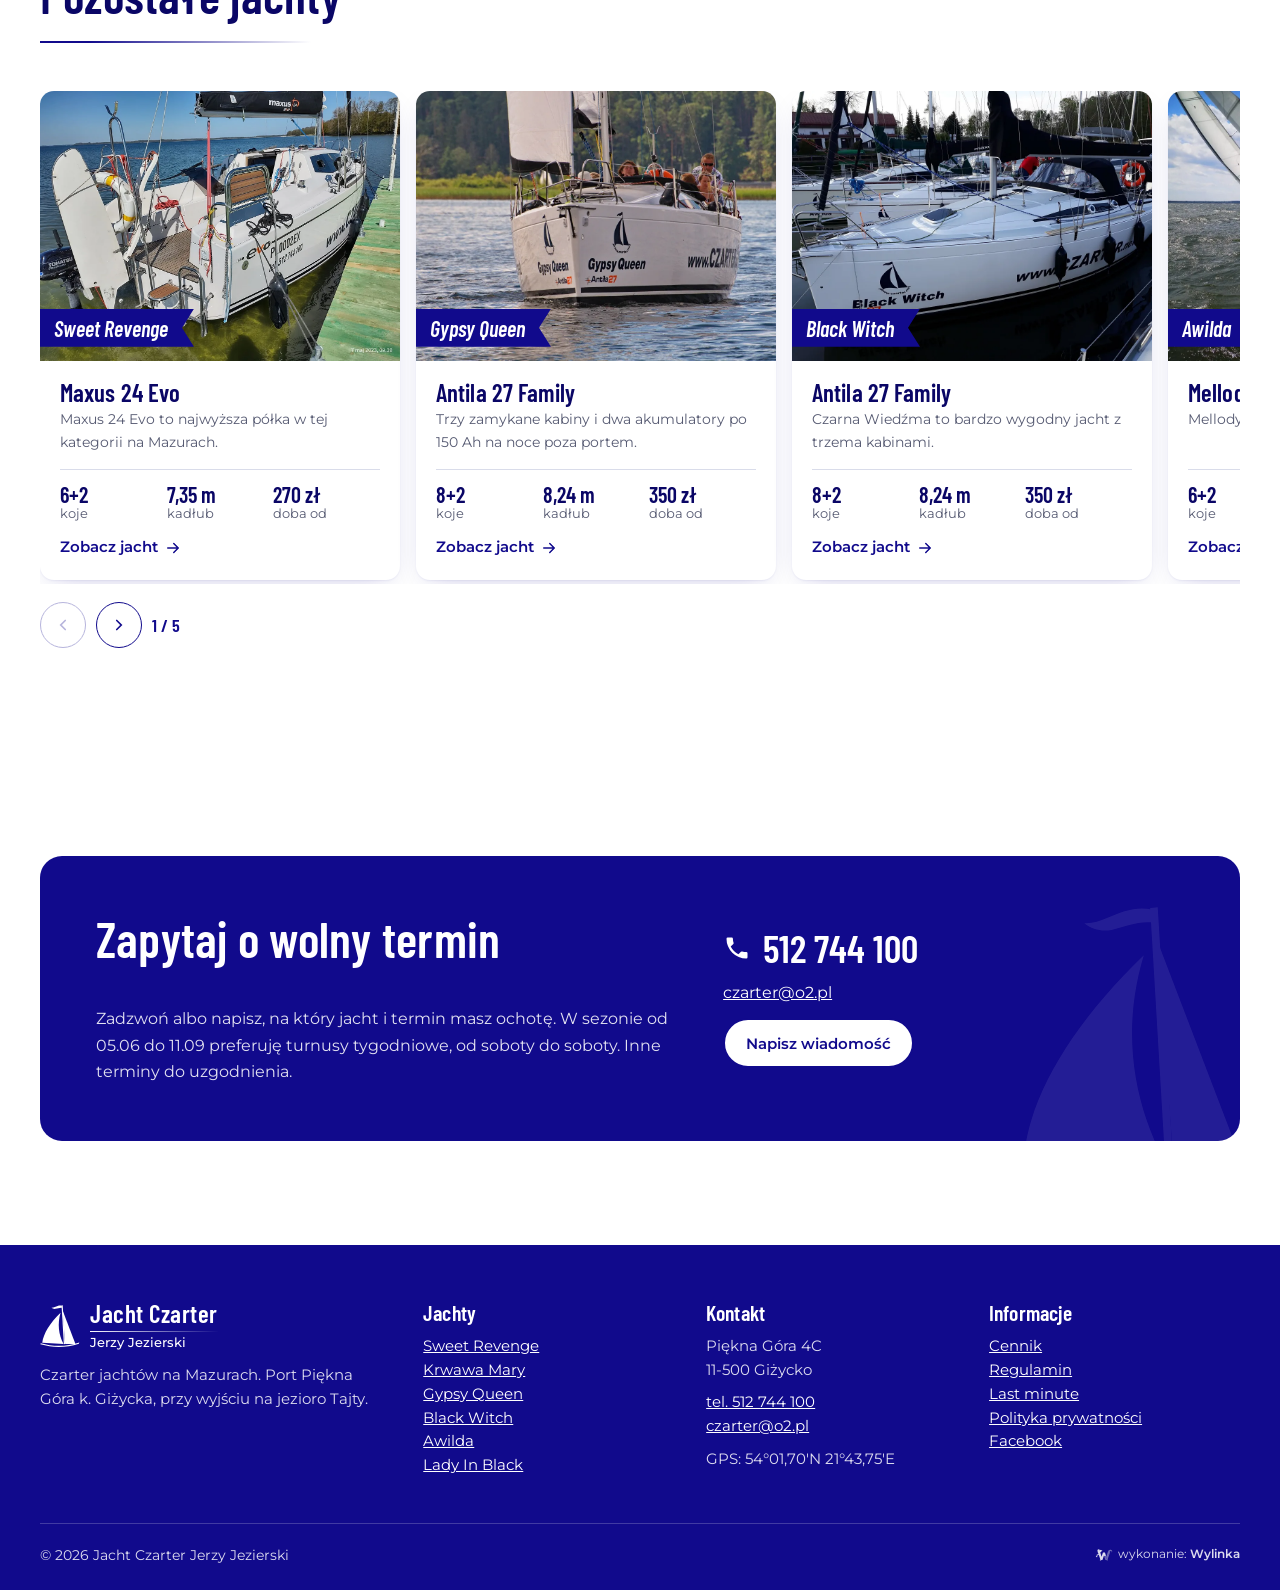
<file: jacht-krwawa-mary.html>
<!doctype html>
<html lang="pl">
<head>
<meta charset="utf-8">
<meta name="viewport" content="width=device-width,initial-scale=1,viewport-fit=cover">
<meta name="robots" content="noindex,nofollow">
<title>Antila 27 Krwawa Mary, czarter na Mazurach | czarter.net</title>
<meta name="description" content="Czarter jachtu Antila 27 Krwawa Mary z Pięknej Góry k. Giżycka. Koje 6+2, od 300 zł za dobę. Dane techniczne, wyposażenie, galeria.">
<meta name="theme-color" content="#ffffff">
<link rel="icon" href="img/favicon.svg" type="image/svg+xml">
<link rel="preload" as="image" href="img/home-a27-krwawa.webp" fetchpriority="high">
<link rel="preconnect" href="https://fonts.googleapis.com">
<link rel="preconnect" href="https://fonts.gstatic.com" crossorigin>
<link href="https://fonts.googleapis.com/css2?family=Barlow+Condensed:ital,wght@0,600;1,600&family=Montserrat:wght@400;500;600&display=swap" rel="stylesheet">
<link rel="stylesheet" href="style.css?v=1">
<style>
.wylinka-badge{display:inline-flex;align-items:center;gap:.4em;color:inherit;text-decoration:none;font-size:.875em;line-height:1;opacity:.85}
.wylinka-badge:hover,.wylinka-badge:focus-visible{opacity:1}
.wylinka-badge:focus-visible{outline:2px solid currentColor;outline-offset:3px;border-radius:2px}
.wylinka-badge svg{width:18px;height:18px;flex:none;overflow:visible}
.wylinka-badge b{font-weight:600}
.wylinka-badge .wy-old{opacity:.45;transform-origin:40px 30px;transition:transform .32s cubic-bezier(.3,.7,.4,1),opacity .32s ease-out}
.wylinka-badge .wy-pod{opacity:0;transition:opacity .2s ease-out .08s}
.wylinka-badge:hover .wy-old,.wylinka-badge:focus-visible .wy-old{transform:translate(9px,7px) rotate(9deg);opacity:0}
.wylinka-badge:hover .wy-pod,.wylinka-badge:focus-visible .wy-pod{opacity:1}
@media (prefers-reduced-motion:reduce){.wylinka-badge .wy-old,.wylinka-badge .wy-pod{transition:none}.wylinka-badge:hover .wy-old,.wylinka-badge:focus-visible .wy-old{transform:none;opacity:.45}.wylinka-badge:hover .wy-pod,.wylinka-badge:focus-visible .wy-pod{opacity:0}}
</style>
</head>
<body>
<a class="skip" href="#tresc">Przejdź do treści</a>
<header class="top"><div class="wrap top-in"><a class="logo" href="index.html" aria-label="Jacht Czarter Jerzy Jezierski, strona główna"><svg viewBox="0 0 110 118" aria-hidden="true" fill="currentColor"><path d="M59.3 2.5l3.2-.3 6.4 106.6-3.3.2z"/><path d="M60 3.2c-6.3-1.5-12.6.7-19 3.6-3.1 1.4-6.4 2.4-9.6 2.2 3.4 2.6 7.5 3.7 11.6 2.8 5.8-1.3 11.4-3.9 17.5-3.1z"/><path d="M62 15.5l35.5 92.8-28.4.4z"/><path d="M56.6 22.5C28 50 9.4 79.6 6.2 105.4l58.6 3.3C51.3 82.4 47.5 52.8 56.6 22.5z"/><path d="M2 106.5c34 9.5 70 10 106-2.2l-1 3.2c-36 12-72 11.4-106 2z"/></svg><span><b>Jacht Czarter</b><small>Jerzy Jezierski</small></span></a><nav class="menu" id="menu" aria-label="Główne"><div class="rozw"><a href="jachty.html">Jachty</a><div class="podmenu"><a href="jacht-sweet-revenge.html"><b>Sweet Revenge</b><span>Maxus 24 Evo</span></a><a href="jacht-krwawa-mary.html" aria-current="page"><b>Krwawa Mary</b><span>Antila 27</span></a><a href="jacht-gypsy-queen.html"><b>Gypsy Queen</b><span>Antila 27 Family</span></a><a href="jacht-black-witch.html"><b>Black Witch</b><span>Antila 27 Family</span></a><a href="jacht-awilda.html"><b>Awilda</b><span>Mellody 30</span></a><a href="jacht-lady-in-black.html"><b>Lady In Black</b><span>Antila 30</span></a></div></div><a href="cennik.html">Cennik</a><a href="regulamin.html">Regulamin</a><a href="last-minute.html">Last minute</a><a href="kontakt.html">Kontakt</a><a class="m-tel" href="tel:+48512744100"><svg viewBox="0 0 24 24" aria-hidden="true"><path d="M6.6 10.8a15.1 15.1 0 0 0 6.6 6.6l2.2-2.2a1 1 0 0 1 1-.25 11.4 11.4 0 0 0 3.6.57 1 1 0 0 1 1 1V20a1 1 0 0 1-1 1A17 17 0 0 1 3 4a1 1 0 0 1 1-1h3.5a1 1 0 0 1 1 1c0 1.25.2 2.45.57 3.57a1 1 0 0 1-.25 1z" fill="currentColor"/></svg>512 744 100</a></nav><a class="tel-top" href="tel:+48512744100" aria-label="Zadzwoń 512 744 100"><svg viewBox="0 0 24 24" aria-hidden="true"><path d="M6.6 10.8a15.1 15.1 0 0 0 6.6 6.6l2.2-2.2a1 1 0 0 1 1-.25 11.4 11.4 0 0 0 3.6.57 1 1 0 0 1 1 1V20a1 1 0 0 1-1 1A17 17 0 0 1 3 4a1 1 0 0 1 1-1h3.5a1 1 0 0 1 1 1c0 1.25.2 2.45.57 3.57a1 1 0 0 1-.25 1z" fill="currentColor"/></svg><span>512 744 100</span></a><button class="burger" type="button" aria-label="Menu" aria-expanded="false" aria-controls="menu"><span></span><span></span><span></span></button></div></header>
<main id="tresc">
<div class="wrap j-gora">
<div class="j-tyt"><p class="okruszki"><a href="index.html">Strona główna</a> / <a href="jachty.html">Jachty</a> / Krwawa Mary</p>
<h1>Krwawa Mary</h1><p class="model">Antila 27</p></div>
<div class="j-galeria"><div class="karuzela"><div class="tor" tabindex="0" aria-label="Galeria jachtu Krwawa Mary"><figure><img src="img/home-a27-krwawa.webp" width="1200" height="900" alt="Antila 27 Krwawa Mary, zdjęcie 1" fetchpriority="high"></figure><figure><img src="img/home-img_20210725_205745_easyhdr.webp" width="900" height="1200" alt="Antila 27 Krwawa Mary, zdjęcie 2" loading="lazy" decoding="async"></figure><figure><img src="img/km-00.webp" width="1024" height="682" alt="Antila 27 Krwawa Mary, zdjęcie 3" loading="lazy" decoding="async"></figure><figure><img src="img/km-02.webp" width="1024" height="682" alt="Antila 27 Krwawa Mary, zdjęcie 4" loading="lazy" decoding="async"></figure><figure><img src="img/km-03.webp" width="1024" height="682" alt="Antila 27 Krwawa Mary, zdjęcie 5" loading="lazy" decoding="async"></figure><figure><img src="img/km-01.webp" width="1024" height="682" alt="Antila 27 Krwawa Mary, zdjęcie 6" loading="lazy" decoding="async"></figure><figure><img src="img/km-04.webp" width="1024" height="682" alt="Antila 27 Krwawa Mary, zdjęcie 7" loading="lazy" decoding="async"></figure><figure><img src="img/km-05.webp" width="1024" height="682" alt="Antila 27 Krwawa Mary, zdjęcie 8" loading="lazy" decoding="async"></figure><figure><img src="img/km-06.webp" width="1024" height="682" alt="Antila 27 Krwawa Mary, zdjęcie 9" loading="lazy" decoding="async"></figure></div><div class="nawig"><button class="wstecz" type="button" aria-label="Poprzednie"><svg viewBox="0 0 24 24" aria-hidden="true"><path d="M15 6l-6 6 6 6" fill="none" stroke="currentColor" stroke-width="2.2" stroke-linecap="round"/></svg></button><button class="dalej" type="button" aria-label="Następne"><svg viewBox="0 0 24 24" aria-hidden="true"><path d="M9 6l6 6-6 6" fill="none" stroke="currentColor" stroke-width="2.2" stroke-linecap="round"/></svg></button><span class="licznik"></span></div></div></div>
<div class="j-info">
<div class="liczby"><div><b>6+2</b>koje</div><div><b>8,24 m</b>kadłub</div><div><b>2 000 zł</b>kaucja</div></div>
<div class="cena-box"><span class="od">od 300 zł / doba</span><p>Sezon 2027. W lipcu i sierpniu 3 500 zł za tydzień. Obowiązkowe sprzątanie pod pokładem 200 zł.</p></div>
<div class="j-akcje"><a class="btn" href="kontakt.html#formularz">Zapytaj o termin</a><a class="btn btn-jasny" href="tel:+48512744100"><svg viewBox="0 0 24 24" aria-hidden="true"><path d="M6.6 10.8a15.1 15.1 0 0 0 6.6 6.6l2.2-2.2a1 1 0 0 1 1-.25 11.4 11.4 0 0 0 3.6.57 1 1 0 0 1 1 1V20a1 1 0 0 1-1 1A17 17 0 0 1 3 4a1 1 0 0 1 1-1h3.5a1 1 0 0 1 1 1c0 1.25.2 2.45.57 3.57a1 1 0 0 1-.25 1z" fill="currentColor"/></svg>512 744 100</a></div>
<ul class="chipy"><li>Max. 8 osób</li><li>Dwie zamykane kabiny</li><li>Ogrzewanie gazowe Truma</li><li>Silnik 15 KM Honda</li></ul>
</div></div>

<section class="sekcja tlo"><div class="wrap waski tekst"><h2 class="horyzont" style="margin-top:0">O jachcie</h2><p>Antila 27 to wygodny jacht turystyczny o luksusowym wnętrzu, przeznaczony do żeglugi dla max. 8 osób. Wszystkie fały sprowadzone są do kokpitu, co sprawia, że obsługa wszystkich linek jest bardzo wygodna.</p><p>Dwie kabiny sypialne, dziobowa i rufowa, dla 4 osób, a kabina główna o wysokości 1,85 m po adaptacji może pomieścić nocleg dla kolejnych 4 pasażerów. Kabina sanitarna i kambuz z barkiem zapewniają wygodne i długotrwałe podróże po mazurskich jeziorach.</p><p>Założenia projektowe jachtu Antila 27 oparto na trzech głównych punktach: bezpieczeństwo, wygoda oraz szybkość żeglugi. Kształty Antili 27 są efektem współpracy producenta z projektantami Adamem (ojcem) i Michałem (synem) Orychami. Obok nagrody na „WiW” Antila zdobyła także uznanie jury nagrody Jacht Roku w Polsce, uzyskując nominację w kategorii Jacht Duży. Nieznacznie pochylona dziobnica, niemal pionowe burty i szeroka pawęż to znaki, że ten jacht ma służyć do wygodnego cruisingu: dają dużo miejsca w środku i wysoką stabilność.</p></div></section>

<section class="sekcja"><div class="wrap j-dane">
<div><h2 class="horyzont">Dane techniczne</h2><table class="tab-dane"><tr><th>Długość kadłuba</th><td>8,24 m</td></tr><tr><th>Długość całkowita</th><td>8,85 m</td></tr><tr><th>Powierzchnia żagli</th><td>38 m²</td></tr><tr><th>Zanurzenie min./max.</th><td>0,39 / 1,65 m</td></tr><tr><th>Wysokość z masztem</th><td>12,80 m</td></tr><tr><th>Ilość koi</th><td>6+2</td></tr><tr><th>Silnik zaburtowy</th><td>15 KM Honda</td></tr><tr><th>Miecz i ster</th><td>uchylny</td></tr></table>
<p class="uwaga">Zapewniam serwis na szlaku Wielkich Jezior Mazurskich. Jacht i silnik są ubezpieczone w zakresie OC.</p>
<p class="pliki"><a href="https://www.czarter.net/wp-content/uploads/2023/11/Umowa-czarteru-Krwawa-Mary.pdf" rel="noopener">Umowa czarteru Krwawa Mary (PDF)</a></p></div>
<div><h2 class="horyzont">Ceny 2027</h2><table class="tab-dane tab-ceny-j"><tr><td>16.04-30.04 <small>/doba/</small></td><td>300 zł</td></tr><tr><td>30.04-03.05 <small>/okres/</small></td><td>1 500 zł</td></tr><tr><td>03.05-26.05 <small>/doba/</small></td><td>330 zł</td></tr><tr><td>26.05-30.05 <small>/okres/</small></td><td>2 000 zł</td></tr><tr><td>30.05-05.06 <small>/okres/</small></td><td>1 980 zł</td></tr><tr><td>05.06-12.06 <small>/okres/</small></td><td>2 380 zł</td></tr><tr><td>12.06-19.06 <small>/okres/</small></td><td>2 590 zł</td></tr><tr><td>19.06-26.06 <small>/okres/</small></td><td>2 800 zł</td></tr><tr><td>26.06-03.07 <small>/okres/</small></td><td>3 150 zł</td></tr><tr><td>03.07-10.07 <small>/okres/</small></td><td>3 290 zł</td></tr><tr class="lato"><td>10.07-14.08 <small>/tydzień/</small></td><td>3 500 zł</td></tr><tr><td>14.08-21.08 <small>/okres/</small></td><td>3 150 zł</td></tr><tr><td>21.08-28.08 <small>/okres/</small></td><td>2 730 zł</td></tr><tr><td>28.08-04.09 <small>/okres/</small></td><td>2 520 zł</td></tr><tr><td>04.09-11.09 <small>/okres/</small></td><td>2 380 zł</td></tr><tr><td>11.09-03.10 <small>/doba/</small></td><td>340 zł</td></tr></table><p class="uwaga">Kaucja 2 000 zł. Płatność: do 30% w dniu podpisania umowy, reszta po przekazaniu jachtu. <a href="cennik.html">Opłaty i rabaty</a></p></div>
</div></section>

<section class="sekcja tlo"><div class="wrap"><h2 class="horyzont">Wyposażenie</h2><ul class="lista-p wyp"><li>Ogrzewanie gazowe TRUMA</li><li>Lodówka sprężarkowa</li><li>Trap wynośny</li><li>Szprycbuda</li><li>Radio/MC, USB</li><li>Grot z możliwością refowania (dwie refbanty), lazy jack</li><li>Rolfok na sztywnym sztagu (możliwość refowania)</li><li>Rama do kładzenia i stawiania masztu</li><li>Reling, sztormreling, pasy rufowe</li><li>Drabinka zaburtowa na rufie, stopień na koszu dziobowym (kaczy dziób)</li><li>Tent przeciwdeszczowy</li><li>Stolik kokpitowy</li></ul><details class="wiecej-w"><summary>Pokaż całe wyposażenie (24 pozycji) <svg viewBox="0 0 24 24" aria-hidden="true"><path d="M5 12h13M13 6l6 6-6 6" fill="none" stroke="currentColor" stroke-width="2" stroke-linecap="round" stroke-linejoin="round"/></svg></summary><ul class="lista-p wyp"><li>Oświetlenie elektryczne LED (16 punktów)</li><li>Gniazdo zapalniczki samochodowej 12V w mesie</li><li>Koje: 4 podwójne (w tym 2 rozkładane w mesie). Dwie oddzielnie zamykane kabiny na rufie i dziobie</li><li>Komplet poduszek (8 szt.)</li><li>Kambuz: kuchenka dwupalnikowa ze zlewozmywakiem, naczynia kuchenne, zastawa stołowa, sztućce, szklanki, kieliszki, patelnia, durszlak i inne</li><li>WC chemiczne w osobnej kabinie</li><li>Instalacja wodna w kambuzie</li><li>Skrzynka narzędziowa, gaśnica, siekiera, saperka, wiadro, miska, szczotka do pokładu, szufelka ze zmiotką</li><li>Komplet środków ratunkowych (8 kamizelek w różnych rozmiarach + koło ratunkowe)</li><li>1 wiosło pychowe, bosak, 2 kotwice z długimi linami, 3 cumy (w tym 2 długie), 7 odbijaczy (w tym jeden dziobowy), krawaty, zbiorniki na wodę (50 l), paliwo (5 l czarter)</li><li>Komplet map jezior mazurskich, przejściówka do ładowania akumulatorów, dodatkowy przedłużacz 40 m na bębnie</li><li>Butla gazowa 11 kg, 2 naładowane akumulatory (100 Ah woda, oświetlenie, radio CD oraz 100 Ah lodówka i nawiew ogrzewania; każdy akumulator ma oddzielny system ładowania z kei)</li></ul></details></div></section>

<section class="sekcja"><div class="wrap"><div class="naglowek"><h2 class="horyzont">Pozostałe jachty</h2></div><div class="karuzela"><div class="tor" tabindex="0" aria-label="Pozostałe jachty"><a class="jacht" href="jacht-sweet-revenge.html"><div class="fot"><img src="img/home-maxus.webp" width="1200" height="897" alt="Maxus 24 Evo Sweet Revenge" loading="lazy" decoding="async"><span class="bandera">Sweet Revenge</span></div><div class="opis"><h3>Maxus 24 Evo</h3><p class="model">Maxus 24 Evo to najwyższa półka w tej kategorii na Mazurach.</p><div class="liczby"><div><b>6+2</b>koje</div><div><b>7,35 m</b>kadłub</div><div><b>270 zł</b>doba od</div></div><span class="wiecej">Zobacz jacht <svg viewBox="0 0 24 24" aria-hidden="true"><path d="M5 12h13M13 6l6 6-6 6" fill="none" stroke="currentColor" stroke-width="2" stroke-linecap="round" stroke-linejoin="round"/></svg></span></div></a><a class="jacht" href="jacht-gypsy-queen.html"><div class="fot"><img src="img/home-dsc0768.webp" width="1200" height="796" alt="Antila 27 Family Gypsy Queen" loading="lazy" decoding="async"><span class="bandera">Gypsy Queen</span></div><div class="opis"><h3>Antila 27 Family</h3><p class="model">Trzy zamykane kabiny i dwa akumulatory po 150 Ah na noce poza portem.</p><div class="liczby"><div><b>8+2</b>koje</div><div><b>8,24 m</b>kadłub</div><div><b>350 zł</b>doba od</div></div><span class="wiecej">Zobacz jacht <svg viewBox="0 0 24 24" aria-hidden="true"><path d="M5 12h13M13 6l6 6-6 6" fill="none" stroke="currentColor" stroke-width="2" stroke-linecap="round" stroke-linejoin="round"/></svg></span></div></a><a class="jacht" href="jacht-black-witch.html"><div class="fot"><img src="img/home-20200508_185646.webp" width="1024" height="768" alt="Antila 27 Family Black Witch" loading="lazy" decoding="async"><span class="bandera">Black Witch</span></div><div class="opis"><h3>Antila 27 Family</h3><p class="model">Czarna Wiedźma to bardzo wygodny jacht z trzema kabinami.</p><div class="liczby"><div><b>8+2</b>koje</div><div><b>8,24 m</b>kadłub</div><div><b>350 zł</b>doba od</div></div><span class="wiecej">Zobacz jacht <svg viewBox="0 0 24 24" aria-hidden="true"><path d="M5 12h13M13 6l6 6-6 6" fill="none" stroke="currentColor" stroke-width="2" stroke-linecap="round" stroke-linejoin="round"/></svg></span></div></a><a class="jacht" href="jacht-awilda.html"><div class="fot"><img src="img/aw-01.webp" width="1024" height="768" alt="Mellody 30 Awilda" loading="lazy" decoding="async"><span class="bandera">Awilda</span></div><div class="opis"><h3>Mellody 30</h3><p class="model">Mellody 30 to najszybszy jacht w mojej flocie.</p><div class="liczby"><div><b>6+2</b>koje</div><div><b>9,46 m</b>długość</div><div><b>350 zł</b>doba od</div></div><span class="wiecej">Zobacz jacht <svg viewBox="0 0 24 24" aria-hidden="true"><path d="M5 12h13M13 6l6 6-6 6" fill="none" stroke="currentColor" stroke-width="2" stroke-linecap="round" stroke-linejoin="round"/></svg></span></div></a><a class="jacht" href="jacht-lady-in-black.html"><div class="fot"><img src="img/lb-00.webp" width="773" height="1030" alt="Antila 30 Lady In Black" loading="lazy" decoding="async"><span class="bandera">Lady In Black</span></div><div class="opis"><h3>Antila 30</h3><p class="model">Antila 30 to nowoczesna i bardzo komfortowa jednostka.</p><div class="liczby"><div><b>8+2</b>koje</div><div><b>9,45 m</b>długość</div><div><b>600 zł</b>doba od</div></div><span class="wiecej">Zobacz jacht <svg viewBox="0 0 24 24" aria-hidden="true"><path d="M5 12h13M13 6l6 6-6 6" fill="none" stroke="currentColor" stroke-width="2" stroke-linecap="round" stroke-linejoin="round"/></svg></span></div></a></div><div class="nawig"><button class="wstecz" type="button" aria-label="Poprzednie"><svg viewBox="0 0 24 24" aria-hidden="true"><path d="M15 6l-6 6 6 6" fill="none" stroke="currentColor" stroke-width="2.2" stroke-linecap="round"/></svg></button><button class="dalej" type="button" aria-label="Następne"><svg viewBox="0 0 24 24" aria-hidden="true"><path d="M9 6l6 6-6 6" fill="none" stroke="currentColor" stroke-width="2.2" stroke-linecap="round"/></svg></button><span class="licznik"></span></div></div></div></section>
<section class="sekcja"><div class="wrap"><div class="cta">
<div><h2 class="horyzont">Zapytaj o wolny termin</h2><p>Zadzwoń albo napisz, na który jacht i termin masz ochotę. W sezonie od 05.06 do 11.09 preferuję turnusy tygodniowe, od soboty do soboty. Inne terminy do uzgodnienia.</p></div>
<div class="akcje"><a class="duzy-tel" href="tel:+48512744100"><svg viewBox="0 0 24 24" aria-hidden="true"><path d="M6.6 10.8a15.1 15.1 0 0 0 6.6 6.6l2.2-2.2a1 1 0 0 1 1-.25 11.4 11.4 0 0 0 3.6.57 1 1 0 0 1 1 1V20a1 1 0 0 1-1 1A17 17 0 0 1 3 4a1 1 0 0 1 1-1h3.5a1 1 0 0 1 1 1c0 1.25.2 2.45.57 3.57a1 1 0 0 1-.25 1z" fill="currentColor"/></svg>512 744 100</a><a class="mail" href="mailto:czarter@o2.pl">czarter@o2.pl</a><a class="btn btn-jasny" href="kontakt.html#formularz">Napisz wiadomość</a></div>
<svg class="cta-zagiel" viewBox="0 0 110 118" aria-hidden="true" fill="currentColor"><path d="M59.3 2.5l3.2-.3 6.4 106.6-3.3.2z"/><path d="M60 3.2c-6.3-1.5-12.6.7-19 3.6-3.1 1.4-6.4 2.4-9.6 2.2 3.4 2.6 7.5 3.7 11.6 2.8 5.8-1.3 11.4-3.9 17.5-3.1z"/><path d="M62 15.5l35.5 92.8-28.4.4z"/><path d="M56.6 22.5C28 50 9.4 79.6 6.2 105.4l58.6 3.3C51.3 82.4 47.5 52.8 56.6 22.5z"/><path d="M2 106.5c34 9.5 70 10 106-2.2l-1 3.2c-36 12-72 11.4-106 2z"/></svg>
</div></div></section>
</main>
<footer class="stopka"><div class="wrap">
<div class="st-grid">
<div class="st-marka"><a class="logo" href="index.html" aria-label="Jacht Czarter Jerzy Jezierski, strona główna"><svg viewBox="0 0 110 118" aria-hidden="true" fill="currentColor"><path d="M59.3 2.5l3.2-.3 6.4 106.6-3.3.2z"/><path d="M60 3.2c-6.3-1.5-12.6.7-19 3.6-3.1 1.4-6.4 2.4-9.6 2.2 3.4 2.6 7.5 3.7 11.6 2.8 5.8-1.3 11.4-3.9 17.5-3.1z"/><path d="M62 15.5l35.5 92.8-28.4.4z"/><path d="M56.6 22.5C28 50 9.4 79.6 6.2 105.4l58.6 3.3C51.3 82.4 47.5 52.8 56.6 22.5z"/><path d="M2 106.5c34 9.5 70 10 106-2.2l-1 3.2c-36 12-72 11.4-106 2z"/></svg><span><b>Jacht Czarter</b><small>Jerzy Jezierski</small></span></a><p>Czarter jachtów na Mazurach. Port Piękna Góra k. Giżycka, przy wyjściu na jezioro Tajty.</p></div>
<div><h3>Jachty</h3><p><a href="jacht-sweet-revenge.html">Sweet Revenge</a><br><a href="jacht-krwawa-mary.html">Krwawa Mary</a><br><a href="jacht-gypsy-queen.html">Gypsy Queen</a><br><a href="jacht-black-witch.html">Black Witch</a><br><a href="jacht-awilda.html">Awilda</a><br><a href="jacht-lady-in-black.html">Lady In Black</a></p></div>
<div><h3>Kontakt</h3><p>Piękna Góra 4C<br>11-500 Giżycko</p><p><a href="tel:+48512744100">tel. 512 744 100</a><br><a href="mailto:czarter@o2.pl">czarter@o2.pl</a></p><p>GPS: 54°01,70′N 21°43,75′E</p></div>
<div><h3>Informacje</h3><p><a href="cennik.html">Cennik</a><br><a href="regulamin.html">Regulamin</a><br><a href="last-minute.html">Last minute</a><br><a href="polityka-prywatnosci.html">Polityka prywatności</a><br><a href="https://www.facebook.com/JezierskiJ/" rel="noopener">Facebook</a></p></div>
</div>
<div class="st-dol"><span>© <span id="rok">2026</span> Jacht Czarter Jerzy Jezierski</span><a class="wylinka-badge" href="https://wylinka.pl/?utm_source=czarter.net&amp;utm_medium=stopka&amp;utm_campaign=wykonanie" rel="noopener" title="Strona wykonana przez Wylinka"><svg viewBox="0 0 64 64" aria-hidden="true" focusable="false" fill="currentColor"><path d="M9.8 22.8l-1.2-7.9 2.2-3.7 15.5 4.6-.5 1.5-7.2 5.5 4.7 15.6 5-15.6 7 0 4.1 12.7-4.2-.9-2.6 1.8-.8-2.2-5.3 15.6-4.3 0 .4 .2-2.1 2.8-1.3-1.1 1.1-1.4-3.1 .2-.1-1.7 2.2-.1-5.7-16.5-4.8 .6-.8 3.1 0 .5-.3 .5 .8 2.2-1.6 .5-.4-1.3-.8 1.6-1.5-.8 .8-1.6-1.4 .6-.6-1.6 2.3-.8 .2-.4 1.3-4.8 5.9-.8-2.4-6.9zM15.2 13.7l-.1-.4-.4 .8-.1 .8 .1 1 .1 .4 .3 .7 .3-.9 .1-.7 0-.8z"/><path class="wy-pod" d="M37.1 49.8l-4.5-13.3 2.6-1.8 4.2 .9 .9 2.8 3-9.7 0-.5 .1-.8 3.2-8.4 .5-1 .6-1 .9-1.1 1.3-1 1.1-.7 1.4-.5 1.4-.3 .7 0 .9 0 1.2 .3 1.4 .6 .8 .5 .7 .7 .6 .7 .5 .9 .3 .9 .1 .9 0 .8-.2 .9-.5 .9-.5 .6-.7 .5-.7 .3-.1-.1 0-.1 .5-.5 .3-.7 .2-.5 0-.6-.1-.6-.3-.7-.4-.5-.4-.4-.5-.3-.6-.3-.7 0-.7 .1-.6 .1-.5 .4-.5 .5-.3 .5-.2 .7-.1 1.5-1.4 5.1-.8 3.3-.3 .7-.5 .7-6 17.5 1.9 .1-.1 1.7-3.1-.2 1.1 1.4-1.3 1.1-2.1-2.8 .4-.2z"/><path class="wy-old" d="M40.8 50l.4-.2-4.1 0-4.2-12.5 2.5-1.7 4.3 .9 .6 1.9 .6-1.6 0-.3 2.4-7.8 0-.5 .1-.8 3.2-8.4 .4-.8 .6-.9 .9-1.2 .9-.9 1.3-.8 1.4-.6 1.2-.3 1.4-.1 1.3 .1 .6 .2 .8 .3 1.1 .6 .9 .7 .7 .9 .5 .9 .3 .9 .1 1.1-.1 .9-.3 .9-.4 .7-.6 .7-.6 .4-.6 .2-.1-.1 0-.1 .5-.5 .3-.7 .2-.5 0-.5-.1-.6-.2-.6-.3-.5-.4-.5-.5-.3-.6-.3-.7-.1-.6 0-.6 .1-.6 .3-.6 .5-.3 .4-.2 .5-.1 .5-.1 1.5-1.4 5.1-.8 3.3-.3 .7-.5 .7-6 17.5 1.9 .1-.1 1.7-3.1-.2 1.1 1.4-1.3 1.1zM49.6 17.1l.6 1.7-1.5 1.9 .4 .4 1.8-2.1-.7-2.1zM48.1 28.3l.5 1.8-1.7 1.8 .4 .4 1.9-2-.6-2.2zM37.9 41.7l1.7-1.5-.4-.4-1.7 1.4zM42.6 38.7l-1.5 2.8 1.1 2-1.3 2.6 .5 .2 1.5-2.8-1.1-2 1.4-2.5z"/></svg><span>wykonanie: <b>Wylinka</b></span></a></div>
</div></footer>
<div class="mob" aria-hidden="true"><a href="tel:+48512744100"><svg viewBox="0 0 24 24" aria-hidden="true"><path d="M6.6 10.8a15.1 15.1 0 0 0 6.6 6.6l2.2-2.2a1 1 0 0 1 1-.25 11.4 11.4 0 0 0 3.6.57 1 1 0 0 1 1 1V20a1 1 0 0 1-1 1A17 17 0 0 1 3 4a1 1 0 0 1 1-1h3.5a1 1 0 0 1 1 1c0 1.25.2 2.45.57 3.57a1 1 0 0 1-.25 1z" fill="currentColor"/></svg>Zadzwoń</a><a class="mob-cta" href="kontakt.html#formularz">Zapytaj o termin</a></div>
<div class="zgody" role="dialog" aria-label="Pliki cookies"><p>Strona używa plików cookies do statystyk i mapy Google. Wybierz, na co się zgadzasz. <a href="polityka-prywatnosci.html">Więcej</a></p><div><button type="button" class="btn btn-jasny" data-zgoda="niezbedne">Tylko niezbędne</button><button type="button" class="btn" data-zgoda="wszystkie">Akceptuję</button></div></div>
<script src="app.js?v=1" defer></script>
</body>
</html>
</file>
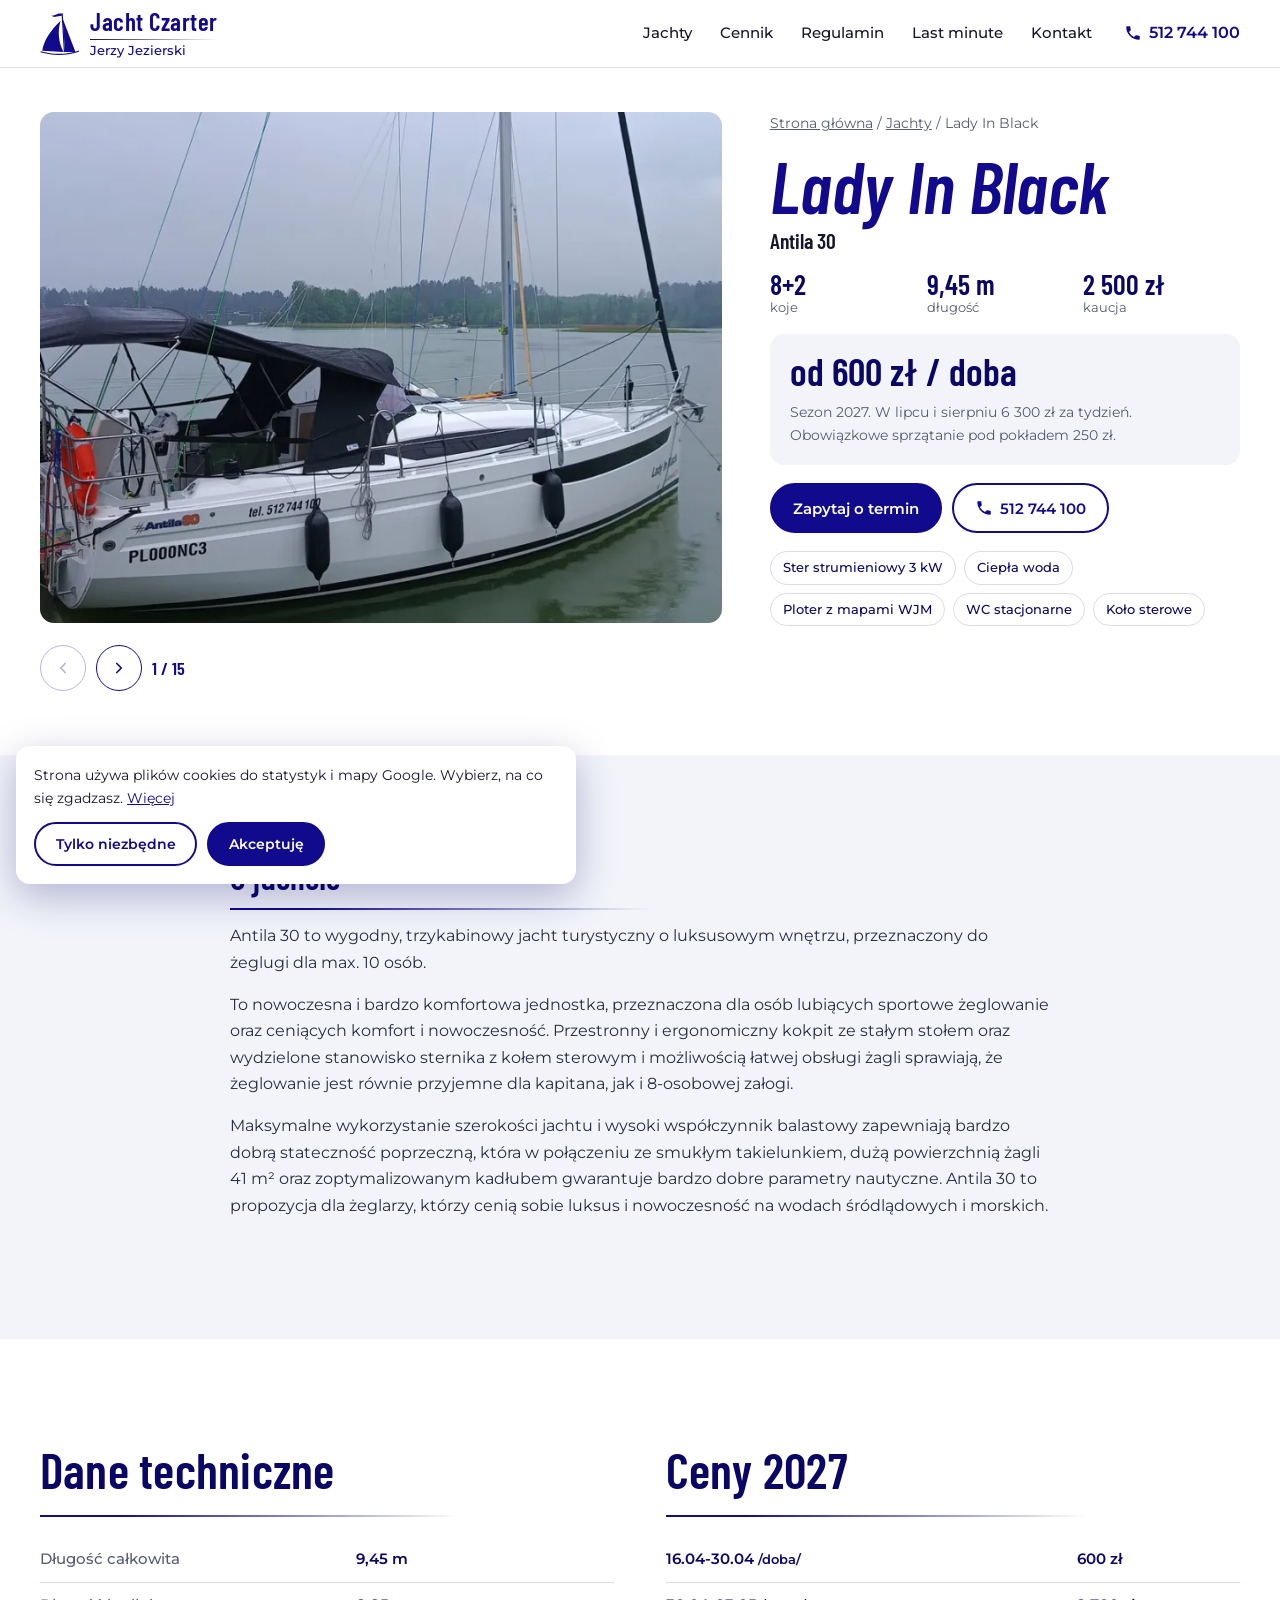
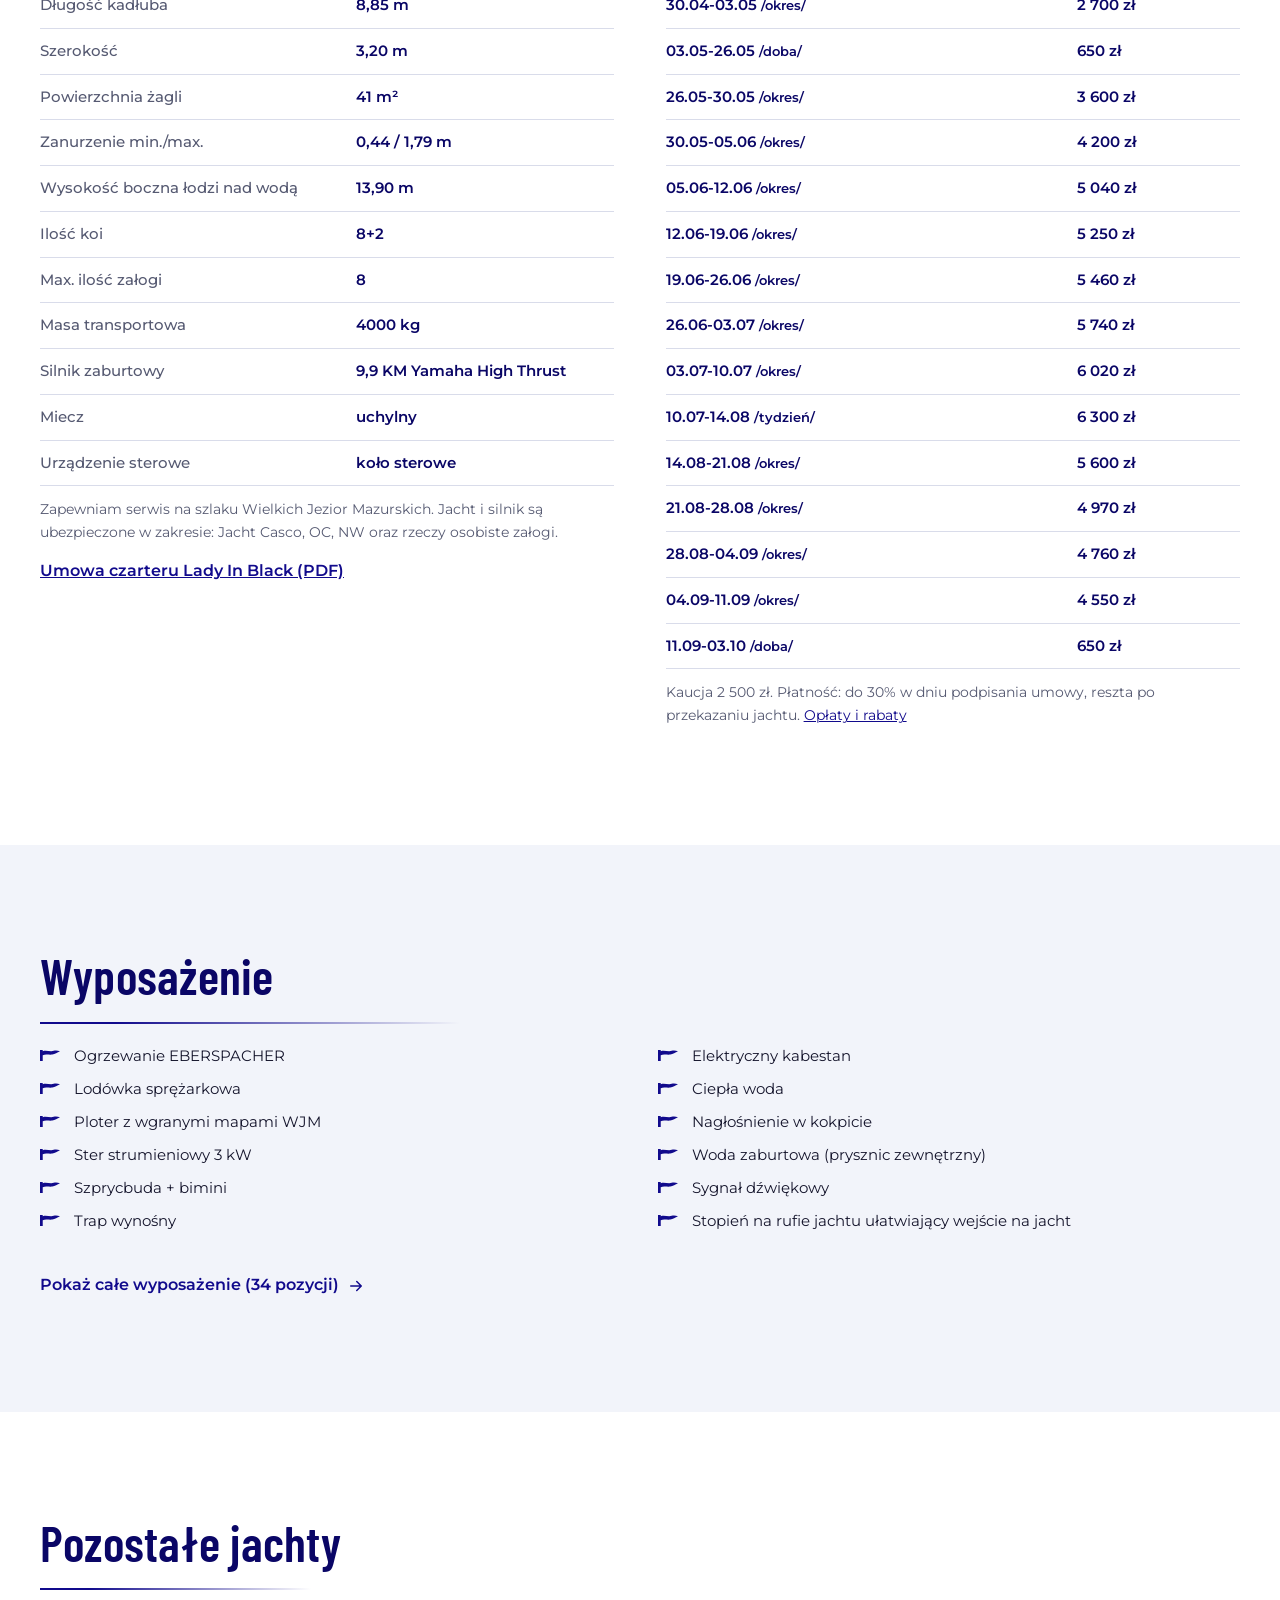
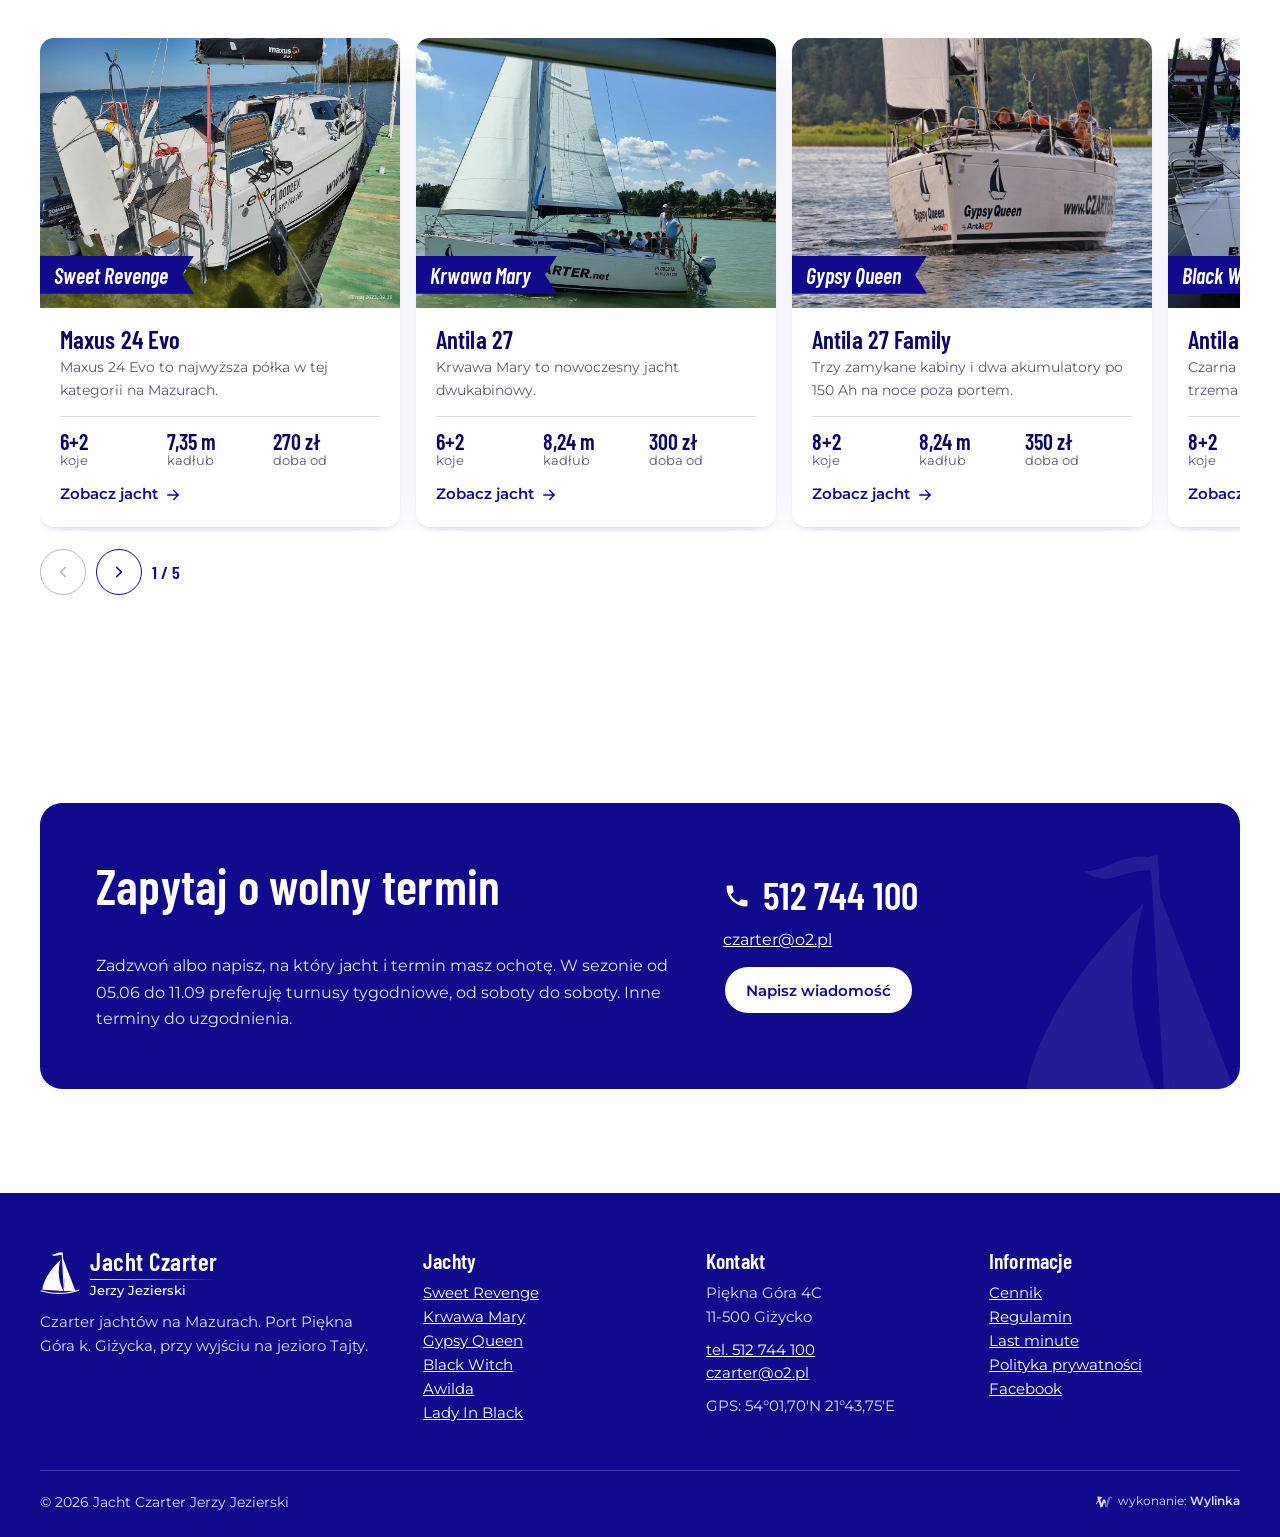
<file: jacht-lady-in-black.html>
<!doctype html>
<html lang="pl">
<head>
<meta charset="utf-8">
<meta name="viewport" content="width=device-width,initial-scale=1,viewport-fit=cover">
<meta name="robots" content="noindex,nofollow">
<title>Antila 30 Lady In Black, czarter na Mazurach | czarter.net</title>
<meta name="description" content="Czarter jachtu Antila 30 Lady In Black z Pięknej Góry k. Giżycka. Koje 8+2, od 600 zł za dobę. Dane techniczne, wyposażenie, galeria.">
<meta name="theme-color" content="#ffffff">
<link rel="icon" href="img/favicon.svg" type="image/svg+xml">
<link rel="preload" as="image" href="img/lb-00.webp" fetchpriority="high">
<link rel="preconnect" href="https://fonts.googleapis.com">
<link rel="preconnect" href="https://fonts.gstatic.com" crossorigin>
<link href="https://fonts.googleapis.com/css2?family=Barlow+Condensed:ital,wght@0,600;1,600&family=Montserrat:wght@400;500;600&display=swap" rel="stylesheet">
<link rel="stylesheet" href="style.css?v=1">
<style>
.wylinka-badge{display:inline-flex;align-items:center;gap:.4em;color:inherit;text-decoration:none;font-size:.875em;line-height:1;opacity:.85}
.wylinka-badge:hover,.wylinka-badge:focus-visible{opacity:1}
.wylinka-badge:focus-visible{outline:2px solid currentColor;outline-offset:3px;border-radius:2px}
.wylinka-badge svg{width:18px;height:18px;flex:none;overflow:visible}
.wylinka-badge b{font-weight:600}
.wylinka-badge .wy-old{opacity:.45;transform-origin:40px 30px;transition:transform .32s cubic-bezier(.3,.7,.4,1),opacity .32s ease-out}
.wylinka-badge .wy-pod{opacity:0;transition:opacity .2s ease-out .08s}
.wylinka-badge:hover .wy-old,.wylinka-badge:focus-visible .wy-old{transform:translate(9px,7px) rotate(9deg);opacity:0}
.wylinka-badge:hover .wy-pod,.wylinka-badge:focus-visible .wy-pod{opacity:1}
@media (prefers-reduced-motion:reduce){.wylinka-badge .wy-old,.wylinka-badge .wy-pod{transition:none}.wylinka-badge:hover .wy-old,.wylinka-badge:focus-visible .wy-old{transform:none;opacity:.45}.wylinka-badge:hover .wy-pod,.wylinka-badge:focus-visible .wy-pod{opacity:0}}
</style>
</head>
<body>
<a class="skip" href="#tresc">Przejdź do treści</a>
<header class="top"><div class="wrap top-in"><a class="logo" href="index.html" aria-label="Jacht Czarter Jerzy Jezierski, strona główna"><svg viewBox="0 0 110 118" aria-hidden="true" fill="currentColor"><path d="M59.3 2.5l3.2-.3 6.4 106.6-3.3.2z"/><path d="M60 3.2c-6.3-1.5-12.6.7-19 3.6-3.1 1.4-6.4 2.4-9.6 2.2 3.4 2.6 7.5 3.7 11.6 2.8 5.8-1.3 11.4-3.9 17.5-3.1z"/><path d="M62 15.5l35.5 92.8-28.4.4z"/><path d="M56.6 22.5C28 50 9.4 79.6 6.2 105.4l58.6 3.3C51.3 82.4 47.5 52.8 56.6 22.5z"/><path d="M2 106.5c34 9.5 70 10 106-2.2l-1 3.2c-36 12-72 11.4-106 2z"/></svg><span><b>Jacht Czarter</b><small>Jerzy Jezierski</small></span></a><nav class="menu" id="menu" aria-label="Główne"><div class="rozw"><a href="jachty.html">Jachty</a><div class="podmenu"><a href="jacht-sweet-revenge.html"><b>Sweet Revenge</b><span>Maxus 24 Evo</span></a><a href="jacht-krwawa-mary.html"><b>Krwawa Mary</b><span>Antila 27</span></a><a href="jacht-gypsy-queen.html"><b>Gypsy Queen</b><span>Antila 27 Family</span></a><a href="jacht-black-witch.html"><b>Black Witch</b><span>Antila 27 Family</span></a><a href="jacht-awilda.html"><b>Awilda</b><span>Mellody 30</span></a><a href="jacht-lady-in-black.html" aria-current="page"><b>Lady In Black</b><span>Antila 30</span></a></div></div><a href="cennik.html">Cennik</a><a href="regulamin.html">Regulamin</a><a href="last-minute.html">Last minute</a><a href="kontakt.html">Kontakt</a><a class="m-tel" href="tel:+48512744100"><svg viewBox="0 0 24 24" aria-hidden="true"><path d="M6.6 10.8a15.1 15.1 0 0 0 6.6 6.6l2.2-2.2a1 1 0 0 1 1-.25 11.4 11.4 0 0 0 3.6.57 1 1 0 0 1 1 1V20a1 1 0 0 1-1 1A17 17 0 0 1 3 4a1 1 0 0 1 1-1h3.5a1 1 0 0 1 1 1c0 1.25.2 2.45.57 3.57a1 1 0 0 1-.25 1z" fill="currentColor"/></svg>512 744 100</a></nav><a class="tel-top" href="tel:+48512744100" aria-label="Zadzwoń 512 744 100"><svg viewBox="0 0 24 24" aria-hidden="true"><path d="M6.6 10.8a15.1 15.1 0 0 0 6.6 6.6l2.2-2.2a1 1 0 0 1 1-.25 11.4 11.4 0 0 0 3.6.57 1 1 0 0 1 1 1V20a1 1 0 0 1-1 1A17 17 0 0 1 3 4a1 1 0 0 1 1-1h3.5a1 1 0 0 1 1 1c0 1.25.2 2.45.57 3.57a1 1 0 0 1-.25 1z" fill="currentColor"/></svg><span>512 744 100</span></a><button class="burger" type="button" aria-label="Menu" aria-expanded="false" aria-controls="menu"><span></span><span></span><span></span></button></div></header>
<main id="tresc">
<div class="wrap j-gora">
<div class="j-tyt"><p class="okruszki"><a href="index.html">Strona główna</a> / <a href="jachty.html">Jachty</a> / Lady In Black</p>
<h1>Lady In Black</h1><p class="model">Antila 30</p></div>
<div class="j-galeria"><div class="karuzela"><div class="tor" tabindex="0" aria-label="Galeria jachtu Lady In Black"><figure><img src="img/lb-00.webp" width="773" height="1030" alt="Antila 30 Lady In Black, zdjęcie 1" fetchpriority="high"></figure><figure><img src="img/lb-03.webp" width="773" height="1030" alt="Antila 30 Lady In Black, zdjęcie 2" loading="lazy" decoding="async"></figure><figure><img src="img/lb-01.webp" width="773" height="1030" alt="Antila 30 Lady In Black, zdjęcie 3" loading="lazy" decoding="async"></figure><figure><img src="img/lb-02.webp" width="773" height="1030" alt="Antila 30 Lady In Black, zdjęcie 4" loading="lazy" decoding="async"></figure><figure><img src="img/lb-12.webp" width="773" height="1030" alt="Antila 30 Lady In Black, zdjęcie 5" loading="lazy" decoding="async"></figure><figure><img src="img/lb-05.webp" width="773" height="1030" alt="Antila 30 Lady In Black, zdjęcie 6" loading="lazy" decoding="async"></figure><figure><img src="img/lb-06.webp" width="773" height="1030" alt="Antila 30 Lady In Black, zdjęcie 7" loading="lazy" decoding="async"></figure><figure><img src="img/lb-11.webp" width="773" height="1030" alt="Antila 30 Lady In Black, zdjęcie 8" loading="lazy" decoding="async"></figure><figure><img src="img/lb-10.webp" width="773" height="1030" alt="Antila 30 Lady In Black, zdjęcie 9" loading="lazy" decoding="async"></figure><figure><img src="img/lb-07.webp" width="773" height="1030" alt="Antila 30 Lady In Black, zdjęcie 10" loading="lazy" decoding="async"></figure><figure><img src="img/lb-13.webp" width="773" height="1030" alt="Antila 30 Lady In Black, zdjęcie 11" loading="lazy" decoding="async"></figure><figure><img src="img/lb-04.webp" width="773" height="1030" alt="Antila 30 Lady In Black, zdjęcie 12" loading="lazy" decoding="async"></figure><figure><img src="img/lb-08.webp" width="773" height="1030" alt="Antila 30 Lady In Black, zdjęcie 13" loading="lazy" decoding="async"></figure><figure><img src="img/lb-09.webp" width="773" height="1030" alt="Antila 30 Lady In Black, zdjęcie 14" loading="lazy" decoding="async"></figure><figure><img src="img/home-antila-30.webp" width="703" height="634" alt="Antila 30 Lady In Black, zdjęcie 15" loading="lazy" decoding="async"></figure></div><div class="nawig"><button class="wstecz" type="button" aria-label="Poprzednie"><svg viewBox="0 0 24 24" aria-hidden="true"><path d="M15 6l-6 6 6 6" fill="none" stroke="currentColor" stroke-width="2.2" stroke-linecap="round"/></svg></button><button class="dalej" type="button" aria-label="Następne"><svg viewBox="0 0 24 24" aria-hidden="true"><path d="M9 6l6 6-6 6" fill="none" stroke="currentColor" stroke-width="2.2" stroke-linecap="round"/></svg></button><span class="licznik"></span></div></div></div>
<div class="j-info">
<div class="liczby"><div><b>8+2</b>koje</div><div><b>9,45 m</b>długość</div><div><b>2 500 zł</b>kaucja</div></div>
<div class="cena-box"><span class="od">od 600 zł / doba</span><p>Sezon 2027. W lipcu i sierpniu 6 300 zł za tydzień. Obowiązkowe sprzątanie pod pokładem 250 zł.</p></div>
<div class="j-akcje"><a class="btn" href="kontakt.html#formularz">Zapytaj o termin</a><a class="btn btn-jasny" href="tel:+48512744100"><svg viewBox="0 0 24 24" aria-hidden="true"><path d="M6.6 10.8a15.1 15.1 0 0 0 6.6 6.6l2.2-2.2a1 1 0 0 1 1-.25 11.4 11.4 0 0 0 3.6.57 1 1 0 0 1 1 1V20a1 1 0 0 1-1 1A17 17 0 0 1 3 4a1 1 0 0 1 1-1h3.5a1 1 0 0 1 1 1c0 1.25.2 2.45.57 3.57a1 1 0 0 1-.25 1z" fill="currentColor"/></svg>512 744 100</a></div>
<ul class="chipy"><li>Ster strumieniowy 3 kW</li><li>Ciepła woda</li><li>Ploter z mapami WJM</li><li>WC stacjonarne</li><li>Koło sterowe</li></ul>
</div></div>

<section class="sekcja tlo"><div class="wrap waski tekst"><h2 class="horyzont" style="margin-top:0">O jachcie</h2><p>Antila 30 to wygodny, trzykabinowy jacht turystyczny o luksusowym wnętrzu, przeznaczony do żeglugi dla max. 10 osób.</p><p>To nowoczesna i bardzo komfortowa jednostka, przeznaczona dla osób lubiących sportowe żeglowanie oraz ceniących komfort i nowoczesność. Przestronny i ergonomiczny kokpit ze stałym stołem oraz wydzielone stanowisko sternika z kołem sterowym i możliwością łatwej obsługi żagli sprawiają, że żeglowanie jest równie przyjemne dla kapitana, jak i 8-osobowej załogi.</p><p>Maksymalne wykorzystanie szerokości jachtu i wysoki współczynnik balastowy zapewniają bardzo dobrą stateczność poprzeczną, która w połączeniu ze smukłym takielunkiem, dużą powierzchnią żagli 41 m² oraz zoptymalizowanym kadłubem gwarantuje bardzo dobre parametry nautyczne. Antila 30 to propozycja dla żeglarzy, którzy cenią sobie luksus i nowoczesność na wodach śródlądowych i morskich.</p></div></section>

<section class="sekcja"><div class="wrap j-dane">
<div><h2 class="horyzont">Dane techniczne</h2><table class="tab-dane"><tr><th>Długość całkowita</th><td>9,45 m</td></tr><tr><th>Długość kadłuba</th><td>8,85 m</td></tr><tr><th>Szerokość</th><td>3,20 m</td></tr><tr><th>Powierzchnia żagli</th><td>41 m²</td></tr><tr><th>Zanurzenie min./max.</th><td>0,44 / 1,79 m</td></tr><tr><th>Wysokość boczna łodzi nad wodą</th><td>13,90 m</td></tr><tr><th>Ilość koi</th><td>8+2</td></tr><tr><th>Max. ilość załogi</th><td>8</td></tr><tr><th>Masa transportowa</th><td>4000 kg</td></tr><tr><th>Silnik zaburtowy</th><td>9,9 KM Yamaha High Thrust</td></tr><tr><th>Miecz</th><td>uchylny</td></tr><tr><th>Urządzenie sterowe</th><td>koło sterowe</td></tr></table>
<p class="uwaga">Zapewniam serwis na szlaku Wielkich Jezior Mazurskich. Jacht i silnik są ubezpieczone w zakresie: Jacht Casco, OC, NW oraz rzeczy osobiste załogi.</p>
<p class="pliki"><a href="https://www.czarter.net/wp-content/uploads/2025/07/Umowa-czarteru-Lady-In-Black.pdf" rel="noopener">Umowa czarteru Lady In Black (PDF)</a></p></div>
<div><h2 class="horyzont">Ceny 2027</h2><table class="tab-dane tab-ceny-j"><tr><td>16.04-30.04 <small>/doba/</small></td><td>600 zł</td></tr><tr><td>30.04-03.05 <small>/okres/</small></td><td>2 700 zł</td></tr><tr><td>03.05-26.05 <small>/doba/</small></td><td>650 zł</td></tr><tr><td>26.05-30.05 <small>/okres/</small></td><td>3 600 zł</td></tr><tr><td>30.05-05.06 <small>/okres/</small></td><td>4 200 zł</td></tr><tr><td>05.06-12.06 <small>/okres/</small></td><td>5 040 zł</td></tr><tr><td>12.06-19.06 <small>/okres/</small></td><td>5 250 zł</td></tr><tr><td>19.06-26.06 <small>/okres/</small></td><td>5 460 zł</td></tr><tr><td>26.06-03.07 <small>/okres/</small></td><td>5 740 zł</td></tr><tr><td>03.07-10.07 <small>/okres/</small></td><td>6 020 zł</td></tr><tr class="lato"><td>10.07-14.08 <small>/tydzień/</small></td><td>6 300 zł</td></tr><tr><td>14.08-21.08 <small>/okres/</small></td><td>5 600 zł</td></tr><tr><td>21.08-28.08 <small>/okres/</small></td><td>4 970 zł</td></tr><tr><td>28.08-04.09 <small>/okres/</small></td><td>4 760 zł</td></tr><tr><td>04.09-11.09 <small>/okres/</small></td><td>4 550 zł</td></tr><tr><td>11.09-03.10 <small>/doba/</small></td><td>650 zł</td></tr></table><p class="uwaga">Kaucja 2 500 zł. Płatność: do 30% w dniu podpisania umowy, reszta po przekazaniu jachtu. <a href="cennik.html">Opłaty i rabaty</a></p></div>
</div></section>

<section class="sekcja tlo"><div class="wrap"><h2 class="horyzont">Wyposażenie</h2><ul class="lista-p wyp"><li>Ogrzewanie EBERSPACHER</li><li>Lodówka sprężarkowa</li><li>Ploter z wgranymi mapami WJM</li><li>Ster strumieniowy 3 kW</li><li>Szprycbuda + bimini</li><li>Trap wynośny</li><li>Elektryczny kabestan</li><li>Ciepła woda</li><li>Nagłośnienie w kokpicie</li><li>Woda zaburtowa (prysznic zewnętrzny)</li><li>Sygnał dźwiękowy</li><li>Stopień na rufie jachtu ułatwiający wejście na jacht</li></ul><details class="wiecej-w"><summary>Pokaż całe wyposażenie (34 pozycji) <svg viewBox="0 0 24 24" aria-hidden="true"><path d="M5 12h13M13 6l6 6-6 6" fill="none" stroke="currentColor" stroke-width="2" stroke-linecap="round" stroke-linejoin="round"/></svg></summary><ul class="lista-p wyp"><li>Radio/USB, Bluetooth</li><li>Grot z możliwością refowania (dwa półrefy), lazy jack, lazy bag</li><li>Rolfok na sztywnym sztagu (możliwość refowania)</li><li>Rama do kładzenia i stawiania masztu</li><li>Relingi, sztormrelingi, pasy rufowe</li><li>Drabinka zaburtowa na rufie, stopień na koszu dziobowym (kaczy dziób)</li><li>Stolik kokpitowy</li><li>Belka rufowa</li><li>Oświetlenie elektryczne LED</li><li>Oświetlenie elektryczne pokładowe LED (2 punkty)</li><li>Oświetlenie podsalingowe</li><li>Gniazdo zapalniczki samochodowej 12V w mesie</li><li>Koje: 8+2 rozkładane w mesie. Trzy oddzielnie zamykane kabiny (dwie na rufie i jedna na dziobie)</li><li>Komplet poduszek (10 szt.)</li><li>Kambuz: kuchenka dwupalnikowa ze zlewozmywakiem, naczynia kuchenne, zastawa stołowa, sztućce, szklanki, patelnia, durszlak i inne</li><li>WC stacjonarne w osobnej kabinie</li><li>Instalacja wodna w kambuzie</li><li>Skrzynka narzędziowa, gaśnica, siekiera, saperka, wiadro, miska, szczotka do pokładu, szufelka ze zmiotką</li><li>Komplet środków ratunkowych (10 kamizelek w różnych rozmiarach + koło ratunkowe)</li><li>1 wiosło pychowe, bosak, 2 kotwice (30 m każda), 3 cumy (20 m każda), 6 odbijaczy, krawaty, zbiorniki na wodę (120 l), paliwo (2x25 l), wodę szarą (70 l)</li><li>Przejściówka do ładowania akumulatorów, dodatkowy przedłużacz 25 m na bębnie</li><li>Butla gazowa 3 kg, 4 naładowane akumulatory dla hotelu, razem 420 Ah, osobny do steru strumieniowego oraz silnika jachtu</li></ul></details></div></section>

<section class="sekcja"><div class="wrap"><div class="naglowek"><h2 class="horyzont">Pozostałe jachty</h2></div><div class="karuzela"><div class="tor" tabindex="0" aria-label="Pozostałe jachty"><a class="jacht" href="jacht-sweet-revenge.html"><div class="fot"><img src="img/home-maxus.webp" width="1200" height="897" alt="Maxus 24 Evo Sweet Revenge" loading="lazy" decoding="async"><span class="bandera">Sweet Revenge</span></div><div class="opis"><h3>Maxus 24 Evo</h3><p class="model">Maxus 24 Evo to najwyższa półka w tej kategorii na Mazurach.</p><div class="liczby"><div><b>6+2</b>koje</div><div><b>7,35 m</b>kadłub</div><div><b>270 zł</b>doba od</div></div><span class="wiecej">Zobacz jacht <svg viewBox="0 0 24 24" aria-hidden="true"><path d="M5 12h13M13 6l6 6-6 6" fill="none" stroke="currentColor" stroke-width="2" stroke-linecap="round" stroke-linejoin="round"/></svg></span></div></a><a class="jacht" href="jacht-krwawa-mary.html"><div class="fot"><img src="img/home-a27-krwawa.webp" width="1200" height="900" alt="Antila 27 Krwawa Mary" loading="lazy" decoding="async"><span class="bandera">Krwawa Mary</span></div><div class="opis"><h3>Antila 27</h3><p class="model">Krwawa Mary to nowoczesny jacht dwukabinowy.</p><div class="liczby"><div><b>6+2</b>koje</div><div><b>8,24 m</b>kadłub</div><div><b>300 zł</b>doba od</div></div><span class="wiecej">Zobacz jacht <svg viewBox="0 0 24 24" aria-hidden="true"><path d="M5 12h13M13 6l6 6-6 6" fill="none" stroke="currentColor" stroke-width="2" stroke-linecap="round" stroke-linejoin="round"/></svg></span></div></a><a class="jacht" href="jacht-gypsy-queen.html"><div class="fot"><img src="img/home-dsc0768.webp" width="1200" height="796" alt="Antila 27 Family Gypsy Queen" loading="lazy" decoding="async"><span class="bandera">Gypsy Queen</span></div><div class="opis"><h3>Antila 27 Family</h3><p class="model">Trzy zamykane kabiny i dwa akumulatory po 150 Ah na noce poza portem.</p><div class="liczby"><div><b>8+2</b>koje</div><div><b>8,24 m</b>kadłub</div><div><b>350 zł</b>doba od</div></div><span class="wiecej">Zobacz jacht <svg viewBox="0 0 24 24" aria-hidden="true"><path d="M5 12h13M13 6l6 6-6 6" fill="none" stroke="currentColor" stroke-width="2" stroke-linecap="round" stroke-linejoin="round"/></svg></span></div></a><a class="jacht" href="jacht-black-witch.html"><div class="fot"><img src="img/home-20200508_185646.webp" width="1024" height="768" alt="Antila 27 Family Black Witch" loading="lazy" decoding="async"><span class="bandera">Black Witch</span></div><div class="opis"><h3>Antila 27 Family</h3><p class="model">Czarna Wiedźma to bardzo wygodny jacht z trzema kabinami.</p><div class="liczby"><div><b>8+2</b>koje</div><div><b>8,24 m</b>kadłub</div><div><b>350 zł</b>doba od</div></div><span class="wiecej">Zobacz jacht <svg viewBox="0 0 24 24" aria-hidden="true"><path d="M5 12h13M13 6l6 6-6 6" fill="none" stroke="currentColor" stroke-width="2" stroke-linecap="round" stroke-linejoin="round"/></svg></span></div></a><a class="jacht" href="jacht-awilda.html"><div class="fot"><img src="img/aw-01.webp" width="1024" height="768" alt="Mellody 30 Awilda" loading="lazy" decoding="async"><span class="bandera">Awilda</span></div><div class="opis"><h3>Mellody 30</h3><p class="model">Mellody 30 to najszybszy jacht w mojej flocie.</p><div class="liczby"><div><b>6+2</b>koje</div><div><b>9,46 m</b>długość</div><div><b>350 zł</b>doba od</div></div><span class="wiecej">Zobacz jacht <svg viewBox="0 0 24 24" aria-hidden="true"><path d="M5 12h13M13 6l6 6-6 6" fill="none" stroke="currentColor" stroke-width="2" stroke-linecap="round" stroke-linejoin="round"/></svg></span></div></a></div><div class="nawig"><button class="wstecz" type="button" aria-label="Poprzednie"><svg viewBox="0 0 24 24" aria-hidden="true"><path d="M15 6l-6 6 6 6" fill="none" stroke="currentColor" stroke-width="2.2" stroke-linecap="round"/></svg></button><button class="dalej" type="button" aria-label="Następne"><svg viewBox="0 0 24 24" aria-hidden="true"><path d="M9 6l6 6-6 6" fill="none" stroke="currentColor" stroke-width="2.2" stroke-linecap="round"/></svg></button><span class="licznik"></span></div></div></div></section>
<section class="sekcja"><div class="wrap"><div class="cta">
<div><h2 class="horyzont">Zapytaj o wolny termin</h2><p>Zadzwoń albo napisz, na który jacht i termin masz ochotę. W sezonie od 05.06 do 11.09 preferuję turnusy tygodniowe, od soboty do soboty. Inne terminy do uzgodnienia.</p></div>
<div class="akcje"><a class="duzy-tel" href="tel:+48512744100"><svg viewBox="0 0 24 24" aria-hidden="true"><path d="M6.6 10.8a15.1 15.1 0 0 0 6.6 6.6l2.2-2.2a1 1 0 0 1 1-.25 11.4 11.4 0 0 0 3.6.57 1 1 0 0 1 1 1V20a1 1 0 0 1-1 1A17 17 0 0 1 3 4a1 1 0 0 1 1-1h3.5a1 1 0 0 1 1 1c0 1.25.2 2.45.57 3.57a1 1 0 0 1-.25 1z" fill="currentColor"/></svg>512 744 100</a><a class="mail" href="mailto:czarter@o2.pl">czarter@o2.pl</a><a class="btn btn-jasny" href="kontakt.html#formularz">Napisz wiadomość</a></div>
<svg class="cta-zagiel" viewBox="0 0 110 118" aria-hidden="true" fill="currentColor"><path d="M59.3 2.5l3.2-.3 6.4 106.6-3.3.2z"/><path d="M60 3.2c-6.3-1.5-12.6.7-19 3.6-3.1 1.4-6.4 2.4-9.6 2.2 3.4 2.6 7.5 3.7 11.6 2.8 5.8-1.3 11.4-3.9 17.5-3.1z"/><path d="M62 15.5l35.5 92.8-28.4.4z"/><path d="M56.6 22.5C28 50 9.4 79.6 6.2 105.4l58.6 3.3C51.3 82.4 47.5 52.8 56.6 22.5z"/><path d="M2 106.5c34 9.5 70 10 106-2.2l-1 3.2c-36 12-72 11.4-106 2z"/></svg>
</div></div></section>
</main>
<footer class="stopka"><div class="wrap">
<div class="st-grid">
<div class="st-marka"><a class="logo" href="index.html" aria-label="Jacht Czarter Jerzy Jezierski, strona główna"><svg viewBox="0 0 110 118" aria-hidden="true" fill="currentColor"><path d="M59.3 2.5l3.2-.3 6.4 106.6-3.3.2z"/><path d="M60 3.2c-6.3-1.5-12.6.7-19 3.6-3.1 1.4-6.4 2.4-9.6 2.2 3.4 2.6 7.5 3.7 11.6 2.8 5.8-1.3 11.4-3.9 17.5-3.1z"/><path d="M62 15.5l35.5 92.8-28.4.4z"/><path d="M56.6 22.5C28 50 9.4 79.6 6.2 105.4l58.6 3.3C51.3 82.4 47.5 52.8 56.6 22.5z"/><path d="M2 106.5c34 9.5 70 10 106-2.2l-1 3.2c-36 12-72 11.4-106 2z"/></svg><span><b>Jacht Czarter</b><small>Jerzy Jezierski</small></span></a><p>Czarter jachtów na Mazurach. Port Piękna Góra k. Giżycka, przy wyjściu na jezioro Tajty.</p></div>
<div><h3>Jachty</h3><p><a href="jacht-sweet-revenge.html">Sweet Revenge</a><br><a href="jacht-krwawa-mary.html">Krwawa Mary</a><br><a href="jacht-gypsy-queen.html">Gypsy Queen</a><br><a href="jacht-black-witch.html">Black Witch</a><br><a href="jacht-awilda.html">Awilda</a><br><a href="jacht-lady-in-black.html">Lady In Black</a></p></div>
<div><h3>Kontakt</h3><p>Piękna Góra 4C<br>11-500 Giżycko</p><p><a href="tel:+48512744100">tel. 512 744 100</a><br><a href="mailto:czarter@o2.pl">czarter@o2.pl</a></p><p>GPS: 54°01,70′N 21°43,75′E</p></div>
<div><h3>Informacje</h3><p><a href="cennik.html">Cennik</a><br><a href="regulamin.html">Regulamin</a><br><a href="last-minute.html">Last minute</a><br><a href="polityka-prywatnosci.html">Polityka prywatności</a><br><a href="https://www.facebook.com/JezierskiJ/" rel="noopener">Facebook</a></p></div>
</div>
<div class="st-dol"><span>© <span id="rok">2026</span> Jacht Czarter Jerzy Jezierski</span><a class="wylinka-badge" href="https://wylinka.pl/?utm_source=czarter.net&amp;utm_medium=stopka&amp;utm_campaign=wykonanie" rel="noopener" title="Strona wykonana przez Wylinka"><svg viewBox="0 0 64 64" aria-hidden="true" focusable="false" fill="currentColor"><path d="M9.8 22.8l-1.2-7.9 2.2-3.7 15.5 4.6-.5 1.5-7.2 5.5 4.7 15.6 5-15.6 7 0 4.1 12.7-4.2-.9-2.6 1.8-.8-2.2-5.3 15.6-4.3 0 .4 .2-2.1 2.8-1.3-1.1 1.1-1.4-3.1 .2-.1-1.7 2.2-.1-5.7-16.5-4.8 .6-.8 3.1 0 .5-.3 .5 .8 2.2-1.6 .5-.4-1.3-.8 1.6-1.5-.8 .8-1.6-1.4 .6-.6-1.6 2.3-.8 .2-.4 1.3-4.8 5.9-.8-2.4-6.9zM15.2 13.7l-.1-.4-.4 .8-.1 .8 .1 1 .1 .4 .3 .7 .3-.9 .1-.7 0-.8z"/><path class="wy-pod" d="M37.1 49.8l-4.5-13.3 2.6-1.8 4.2 .9 .9 2.8 3-9.7 0-.5 .1-.8 3.2-8.4 .5-1 .6-1 .9-1.1 1.3-1 1.1-.7 1.4-.5 1.4-.3 .7 0 .9 0 1.2 .3 1.4 .6 .8 .5 .7 .7 .6 .7 .5 .9 .3 .9 .1 .9 0 .8-.2 .9-.5 .9-.5 .6-.7 .5-.7 .3-.1-.1 0-.1 .5-.5 .3-.7 .2-.5 0-.6-.1-.6-.3-.7-.4-.5-.4-.4-.5-.3-.6-.3-.7 0-.7 .1-.6 .1-.5 .4-.5 .5-.3 .5-.2 .7-.1 1.5-1.4 5.1-.8 3.3-.3 .7-.5 .7-6 17.5 1.9 .1-.1 1.7-3.1-.2 1.1 1.4-1.3 1.1-2.1-2.8 .4-.2z"/><path class="wy-old" d="M40.8 50l.4-.2-4.1 0-4.2-12.5 2.5-1.7 4.3 .9 .6 1.9 .6-1.6 0-.3 2.4-7.8 0-.5 .1-.8 3.2-8.4 .4-.8 .6-.9 .9-1.2 .9-.9 1.3-.8 1.4-.6 1.2-.3 1.4-.1 1.3 .1 .6 .2 .8 .3 1.1 .6 .9 .7 .7 .9 .5 .9 .3 .9 .1 1.1-.1 .9-.3 .9-.4 .7-.6 .7-.6 .4-.6 .2-.1-.1 0-.1 .5-.5 .3-.7 .2-.5 0-.5-.1-.6-.2-.6-.3-.5-.4-.5-.5-.3-.6-.3-.7-.1-.6 0-.6 .1-.6 .3-.6 .5-.3 .4-.2 .5-.1 .5-.1 1.5-1.4 5.1-.8 3.3-.3 .7-.5 .7-6 17.5 1.9 .1-.1 1.7-3.1-.2 1.1 1.4-1.3 1.1zM49.6 17.1l.6 1.7-1.5 1.9 .4 .4 1.8-2.1-.7-2.1zM48.1 28.3l.5 1.8-1.7 1.8 .4 .4 1.9-2-.6-2.2zM37.9 41.7l1.7-1.5-.4-.4-1.7 1.4zM42.6 38.7l-1.5 2.8 1.1 2-1.3 2.6 .5 .2 1.5-2.8-1.1-2 1.4-2.5z"/></svg><span>wykonanie: <b>Wylinka</b></span></a></div>
</div></footer>
<div class="mob" aria-hidden="true"><a href="tel:+48512744100"><svg viewBox="0 0 24 24" aria-hidden="true"><path d="M6.6 10.8a15.1 15.1 0 0 0 6.6 6.6l2.2-2.2a1 1 0 0 1 1-.25 11.4 11.4 0 0 0 3.6.57 1 1 0 0 1 1 1V20a1 1 0 0 1-1 1A17 17 0 0 1 3 4a1 1 0 0 1 1-1h3.5a1 1 0 0 1 1 1c0 1.25.2 2.45.57 3.57a1 1 0 0 1-.25 1z" fill="currentColor"/></svg>Zadzwoń</a><a class="mob-cta" href="kontakt.html#formularz">Zapytaj o termin</a></div>
<div class="zgody" role="dialog" aria-label="Pliki cookies"><p>Strona używa plików cookies do statystyk i mapy Google. Wybierz, na co się zgadzasz. <a href="polityka-prywatnosci.html">Więcej</a></p><div><button type="button" class="btn btn-jasny" data-zgoda="niezbedne">Tylko niezbędne</button><button type="button" class="btn" data-zgoda="wszystkie">Akceptuję</button></div></div>
<script src="app.js?v=1" defer></script>
</body>
</html>
</file>
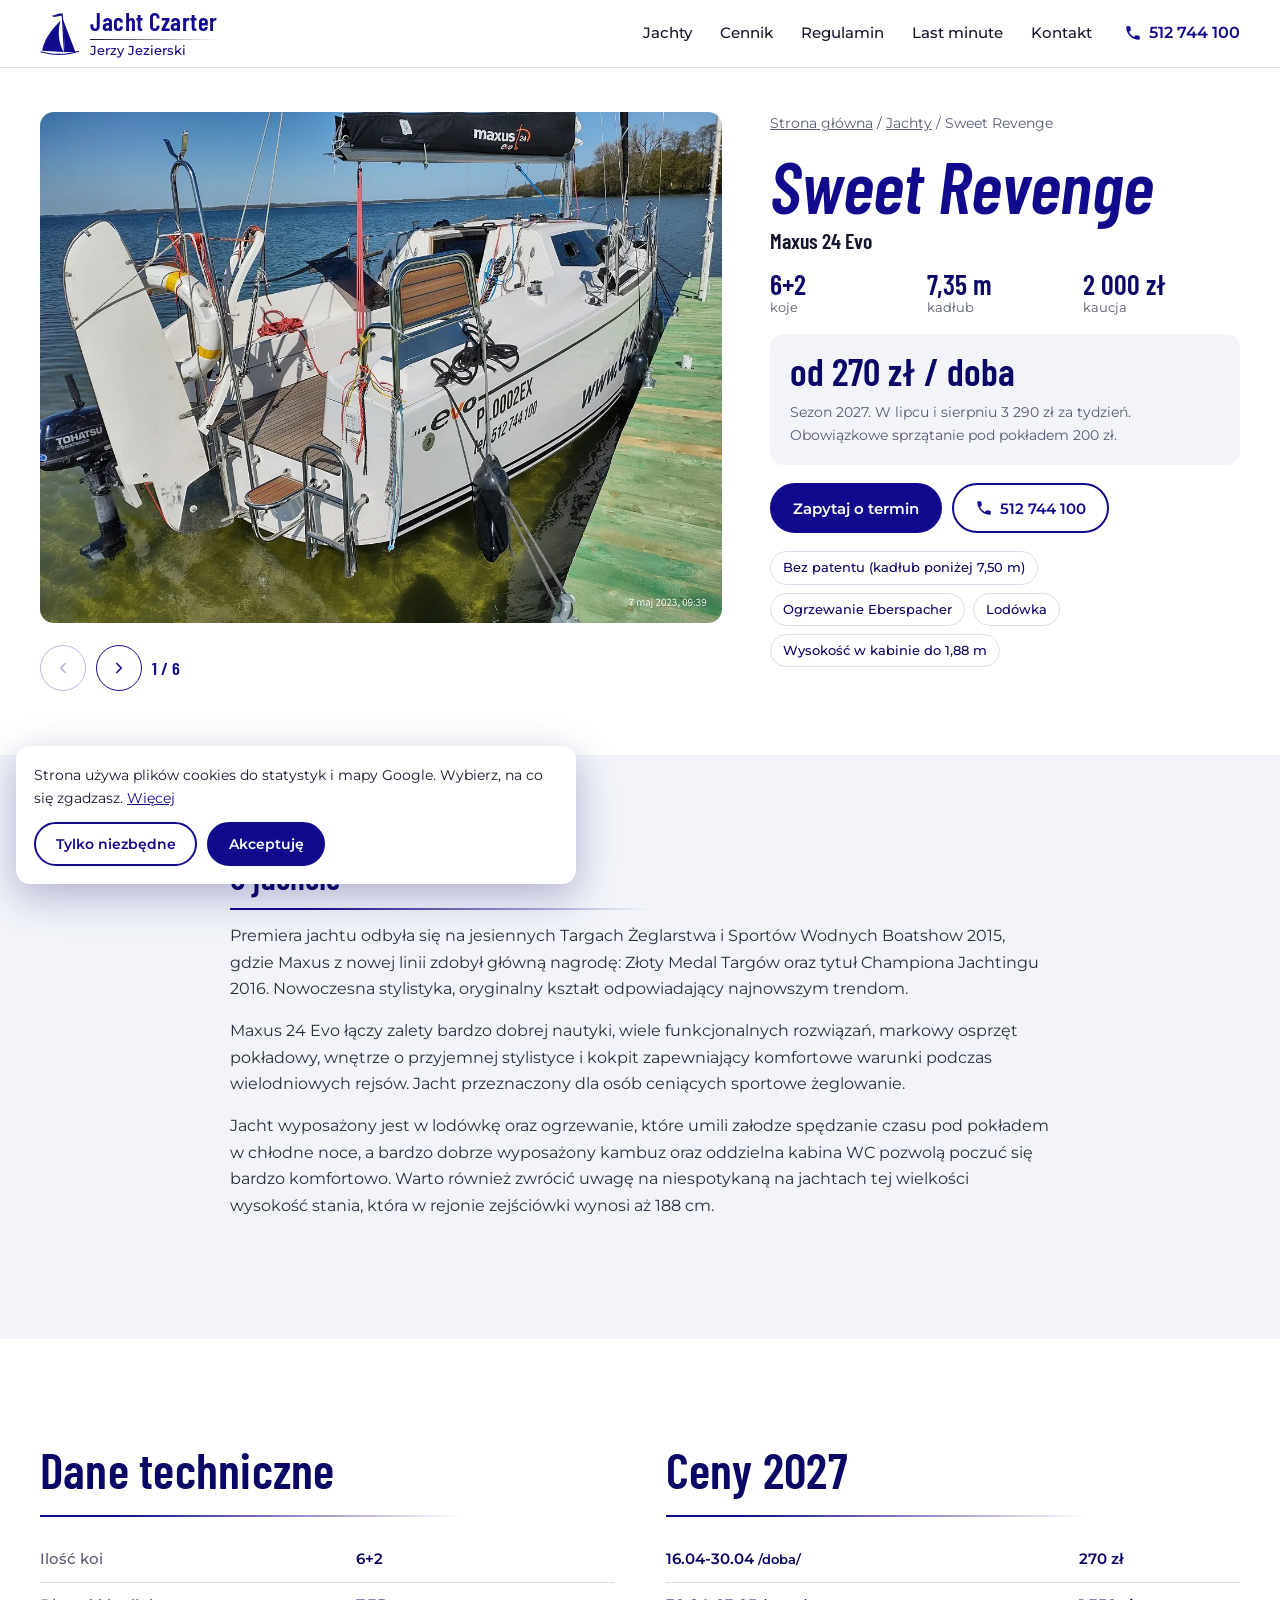
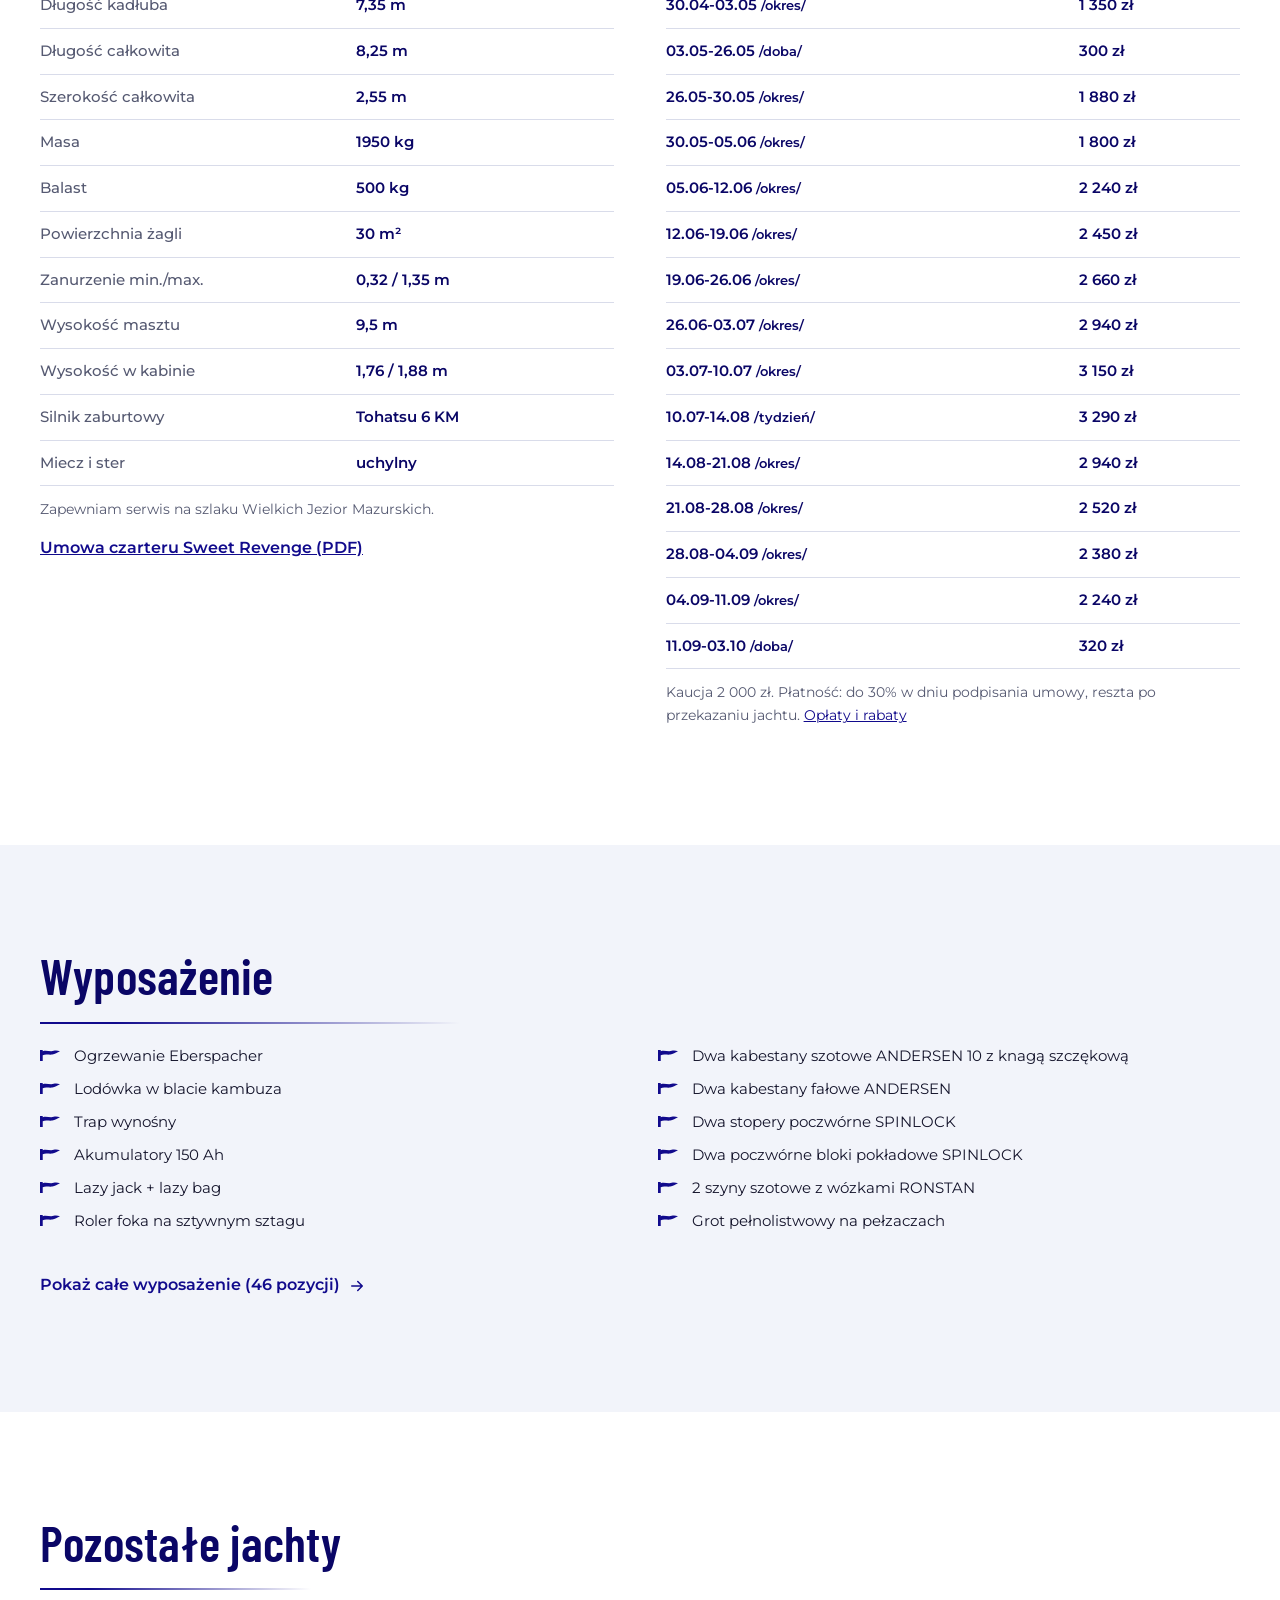
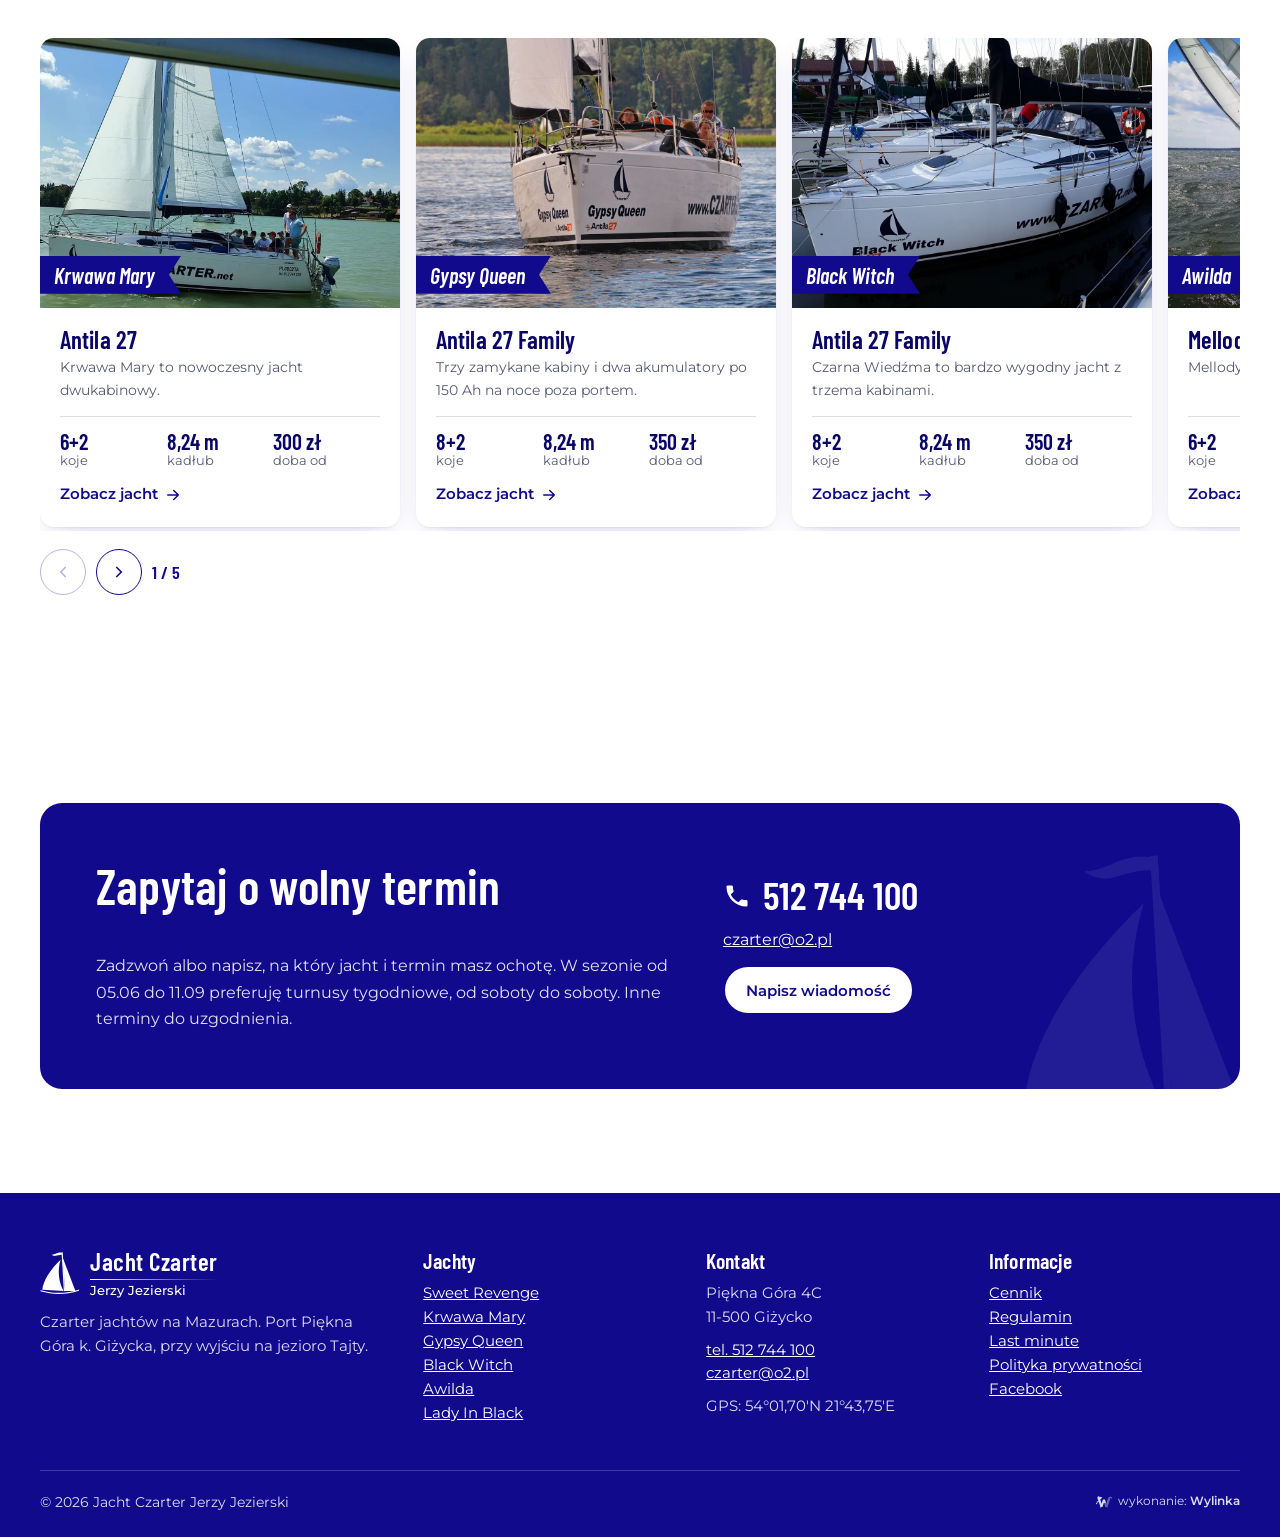
<file: jacht-sweet-revenge.html>
<!doctype html>
<html lang="pl">
<head>
<meta charset="utf-8">
<meta name="viewport" content="width=device-width,initial-scale=1,viewport-fit=cover">
<meta name="robots" content="noindex,nofollow">
<title>Maxus 24 Evo Sweet Revenge, czarter na Mazurach | czarter.net</title>
<meta name="description" content="Czarter jachtu Maxus 24 Evo Sweet Revenge z Pięknej Góry k. Giżycka. Koje 6+2, od 270 zł za dobę. Dane techniczne, wyposażenie, galeria.">
<meta name="theme-color" content="#ffffff">
<link rel="icon" href="img/favicon.svg" type="image/svg+xml">
<link rel="preload" as="image" href="img/home-maxus.webp" fetchpriority="high">
<link rel="preconnect" href="https://fonts.googleapis.com">
<link rel="preconnect" href="https://fonts.gstatic.com" crossorigin>
<link href="https://fonts.googleapis.com/css2?family=Barlow+Condensed:ital,wght@0,600;1,600&family=Montserrat:wght@400;500;600&display=swap" rel="stylesheet">
<link rel="stylesheet" href="style.css?v=1">
<style>
.wylinka-badge{display:inline-flex;align-items:center;gap:.4em;color:inherit;text-decoration:none;font-size:.875em;line-height:1;opacity:.85}
.wylinka-badge:hover,.wylinka-badge:focus-visible{opacity:1}
.wylinka-badge:focus-visible{outline:2px solid currentColor;outline-offset:3px;border-radius:2px}
.wylinka-badge svg{width:18px;height:18px;flex:none;overflow:visible}
.wylinka-badge b{font-weight:600}
.wylinka-badge .wy-old{opacity:.45;transform-origin:40px 30px;transition:transform .32s cubic-bezier(.3,.7,.4,1),opacity .32s ease-out}
.wylinka-badge .wy-pod{opacity:0;transition:opacity .2s ease-out .08s}
.wylinka-badge:hover .wy-old,.wylinka-badge:focus-visible .wy-old{transform:translate(9px,7px) rotate(9deg);opacity:0}
.wylinka-badge:hover .wy-pod,.wylinka-badge:focus-visible .wy-pod{opacity:1}
@media (prefers-reduced-motion:reduce){.wylinka-badge .wy-old,.wylinka-badge .wy-pod{transition:none}.wylinka-badge:hover .wy-old,.wylinka-badge:focus-visible .wy-old{transform:none;opacity:.45}.wylinka-badge:hover .wy-pod,.wylinka-badge:focus-visible .wy-pod{opacity:0}}
</style>
</head>
<body>
<a class="skip" href="#tresc">Przejdź do treści</a>
<header class="top"><div class="wrap top-in"><a class="logo" href="index.html" aria-label="Jacht Czarter Jerzy Jezierski, strona główna"><svg viewBox="0 0 110 118" aria-hidden="true" fill="currentColor"><path d="M59.3 2.5l3.2-.3 6.4 106.6-3.3.2z"/><path d="M60 3.2c-6.3-1.5-12.6.7-19 3.6-3.1 1.4-6.4 2.4-9.6 2.2 3.4 2.6 7.5 3.7 11.6 2.8 5.8-1.3 11.4-3.9 17.5-3.1z"/><path d="M62 15.5l35.5 92.8-28.4.4z"/><path d="M56.6 22.5C28 50 9.4 79.6 6.2 105.4l58.6 3.3C51.3 82.4 47.5 52.8 56.6 22.5z"/><path d="M2 106.5c34 9.5 70 10 106-2.2l-1 3.2c-36 12-72 11.4-106 2z"/></svg><span><b>Jacht Czarter</b><small>Jerzy Jezierski</small></span></a><nav class="menu" id="menu" aria-label="Główne"><div class="rozw"><a href="jachty.html">Jachty</a><div class="podmenu"><a href="jacht-sweet-revenge.html" aria-current="page"><b>Sweet Revenge</b><span>Maxus 24 Evo</span></a><a href="jacht-krwawa-mary.html"><b>Krwawa Mary</b><span>Antila 27</span></a><a href="jacht-gypsy-queen.html"><b>Gypsy Queen</b><span>Antila 27 Family</span></a><a href="jacht-black-witch.html"><b>Black Witch</b><span>Antila 27 Family</span></a><a href="jacht-awilda.html"><b>Awilda</b><span>Mellody 30</span></a><a href="jacht-lady-in-black.html"><b>Lady In Black</b><span>Antila 30</span></a></div></div><a href="cennik.html">Cennik</a><a href="regulamin.html">Regulamin</a><a href="last-minute.html">Last minute</a><a href="kontakt.html">Kontakt</a><a class="m-tel" href="tel:+48512744100"><svg viewBox="0 0 24 24" aria-hidden="true"><path d="M6.6 10.8a15.1 15.1 0 0 0 6.6 6.6l2.2-2.2a1 1 0 0 1 1-.25 11.4 11.4 0 0 0 3.6.57 1 1 0 0 1 1 1V20a1 1 0 0 1-1 1A17 17 0 0 1 3 4a1 1 0 0 1 1-1h3.5a1 1 0 0 1 1 1c0 1.25.2 2.45.57 3.57a1 1 0 0 1-.25 1z" fill="currentColor"/></svg>512 744 100</a></nav><a class="tel-top" href="tel:+48512744100" aria-label="Zadzwoń 512 744 100"><svg viewBox="0 0 24 24" aria-hidden="true"><path d="M6.6 10.8a15.1 15.1 0 0 0 6.6 6.6l2.2-2.2a1 1 0 0 1 1-.25 11.4 11.4 0 0 0 3.6.57 1 1 0 0 1 1 1V20a1 1 0 0 1-1 1A17 17 0 0 1 3 4a1 1 0 0 1 1-1h3.5a1 1 0 0 1 1 1c0 1.25.2 2.45.57 3.57a1 1 0 0 1-.25 1z" fill="currentColor"/></svg><span>512 744 100</span></a><button class="burger" type="button" aria-label="Menu" aria-expanded="false" aria-controls="menu"><span></span><span></span><span></span></button></div></header>
<main id="tresc">
<div class="wrap j-gora">
<div class="j-tyt"><p class="okruszki"><a href="index.html">Strona główna</a> / <a href="jachty.html">Jachty</a> / Sweet Revenge</p>
<h1>Sweet Revenge</h1><p class="model">Maxus 24 Evo</p></div>
<div class="j-galeria"><div class="karuzela"><div class="tor" tabindex="0" aria-label="Galeria jachtu Sweet Revenge"><figure><img src="img/home-maxus.webp" width="1200" height="897" alt="Maxus 24 Evo Sweet Revenge, zdjęcie 1" fetchpriority="high"></figure><figure><img src="img/home-slajd01.webp" width="1600" height="640" alt="Maxus 24 Evo Sweet Revenge, zdjęcie 2" loading="lazy" decoding="async"></figure><figure><img src="img/sr-00.webp" width="1024" height="682" alt="Maxus 24 Evo Sweet Revenge, zdjęcie 3" loading="lazy" decoding="async"></figure><figure><img src="img/home-5.webp" width="960" height="639" alt="Maxus 24 Evo Sweet Revenge, zdjęcie 4" loading="lazy" decoding="async"></figure><figure><img src="img/home-10.webp" width="960" height="639" alt="Maxus 24 Evo Sweet Revenge, zdjęcie 5" loading="lazy" decoding="async"></figure><figure class="cont"><img src="img/sr-01.webp" width="800" height="372" alt="Maxus 24 Evo Sweet Revenge, zdjęcie 6" loading="lazy" decoding="async"></figure></div><div class="nawig"><button class="wstecz" type="button" aria-label="Poprzednie"><svg viewBox="0 0 24 24" aria-hidden="true"><path d="M15 6l-6 6 6 6" fill="none" stroke="currentColor" stroke-width="2.2" stroke-linecap="round"/></svg></button><button class="dalej" type="button" aria-label="Następne"><svg viewBox="0 0 24 24" aria-hidden="true"><path d="M9 6l6 6-6 6" fill="none" stroke="currentColor" stroke-width="2.2" stroke-linecap="round"/></svg></button><span class="licznik"></span></div></div></div>
<div class="j-info">
<div class="liczby"><div><b>6+2</b>koje</div><div><b>7,35 m</b>kadłub</div><div><b>2 000 zł</b>kaucja</div></div>
<div class="cena-box"><span class="od">od 270 zł / doba</span><p>Sezon 2027. W lipcu i sierpniu 3 290 zł za tydzień. Obowiązkowe sprzątanie pod pokładem 200 zł.</p></div>
<div class="j-akcje"><a class="btn" href="kontakt.html#formularz">Zapytaj o termin</a><a class="btn btn-jasny" href="tel:+48512744100"><svg viewBox="0 0 24 24" aria-hidden="true"><path d="M6.6 10.8a15.1 15.1 0 0 0 6.6 6.6l2.2-2.2a1 1 0 0 1 1-.25 11.4 11.4 0 0 0 3.6.57 1 1 0 0 1 1 1V20a1 1 0 0 1-1 1A17 17 0 0 1 3 4a1 1 0 0 1 1-1h3.5a1 1 0 0 1 1 1c0 1.25.2 2.45.57 3.57a1 1 0 0 1-.25 1z" fill="currentColor"/></svg>512 744 100</a></div>
<ul class="chipy"><li>Bez patentu (kadłub poniżej 7,50 m)</li><li>Ogrzewanie Eberspacher</li><li>Lodówka</li><li>Wysokość w kabinie do 1,88 m</li></ul>
</div></div>

<section class="sekcja tlo"><div class="wrap waski tekst"><h2 class="horyzont" style="margin-top:0">O jachcie</h2><p>Premiera jachtu odbyła się na jesiennych Targach Żeglarstwa i Sportów Wodnych Boatshow 2015, gdzie Maxus z nowej linii zdobył główną nagrodę: Złoty Medal Targów oraz tytuł Championa Jachtingu 2016. Nowoczesna stylistyka, oryginalny kształt odpowiadający najnowszym trendom.</p><p>Maxus 24 Evo łączy zalety bardzo dobrej nautyki, wiele funkcjonalnych rozwiązań, markowy osprzęt pokładowy, wnętrze o przyjemnej stylistyce i kokpit zapewniający komfortowe warunki podczas wielodniowych rejsów. Jacht przeznaczony dla osób ceniących sportowe żeglowanie.</p><p>Jacht wyposażony jest w lodówkę oraz ogrzewanie, które umili załodze spędzanie czasu pod pokładem w chłodne noce, a bardzo dobrze wyposażony kambuz oraz oddzielna kabina WC pozwolą poczuć się bardzo komfortowo. Warto również zwrócić uwagę na niespotykaną na jachtach tej wielkości wysokość stania, która w rejonie zejściówki wynosi aż 188 cm.</p></div></section>

<section class="sekcja"><div class="wrap j-dane">
<div><h2 class="horyzont">Dane techniczne</h2><table class="tab-dane"><tr><th>Ilość koi</th><td>6+2</td></tr><tr><th>Długość kadłuba</th><td>7,35 m</td></tr><tr><th>Długość całkowita</th><td>8,25 m</td></tr><tr><th>Szerokość całkowita</th><td>2,55 m</td></tr><tr><th>Masa</th><td>1950 kg</td></tr><tr><th>Balast</th><td>500 kg</td></tr><tr><th>Powierzchnia żagli</th><td>30 m²</td></tr><tr><th>Zanurzenie min./max.</th><td>0,32 / 1,35 m</td></tr><tr><th>Wysokość masztu</th><td>9,5 m</td></tr><tr><th>Wysokość w kabinie</th><td>1,76 / 1,88 m</td></tr><tr><th>Silnik zaburtowy</th><td>Tohatsu 6 KM</td></tr><tr><th>Miecz i ster</th><td>uchylny</td></tr></table>
<p class="uwaga">Zapewniam serwis na szlaku Wielkich Jezior Mazurskich.</p>
<p class="pliki"><a href="https://www.czarter.net/wp-content/uploads/2023/11/Umowa-czarteru-Sweet-Revenge.pdf" rel="noopener">Umowa czarteru Sweet Revenge (PDF)</a></p></div>
<div><h2 class="horyzont">Ceny 2027</h2><table class="tab-dane tab-ceny-j"><tr><td>16.04-30.04 <small>/doba/</small></td><td>270 zł</td></tr><tr><td>30.04-03.05 <small>/okres/</small></td><td>1 350 zł</td></tr><tr><td>03.05-26.05 <small>/doba/</small></td><td>300 zł</td></tr><tr><td>26.05-30.05 <small>/okres/</small></td><td>1 880 zł</td></tr><tr><td>30.05-05.06 <small>/okres/</small></td><td>1 800 zł</td></tr><tr><td>05.06-12.06 <small>/okres/</small></td><td>2 240 zł</td></tr><tr><td>12.06-19.06 <small>/okres/</small></td><td>2 450 zł</td></tr><tr><td>19.06-26.06 <small>/okres/</small></td><td>2 660 zł</td></tr><tr><td>26.06-03.07 <small>/okres/</small></td><td>2 940 zł</td></tr><tr><td>03.07-10.07 <small>/okres/</small></td><td>3 150 zł</td></tr><tr class="lato"><td>10.07-14.08 <small>/tydzień/</small></td><td>3 290 zł</td></tr><tr><td>14.08-21.08 <small>/okres/</small></td><td>2 940 zł</td></tr><tr><td>21.08-28.08 <small>/okres/</small></td><td>2 520 zł</td></tr><tr><td>28.08-04.09 <small>/okres/</small></td><td>2 380 zł</td></tr><tr><td>04.09-11.09 <small>/okres/</small></td><td>2 240 zł</td></tr><tr><td>11.09-03.10 <small>/doba/</small></td><td>320 zł</td></tr></table><p class="uwaga">Kaucja 2 000 zł. Płatność: do 30% w dniu podpisania umowy, reszta po przekazaniu jachtu. <a href="cennik.html">Opłaty i rabaty</a></p></div>
</div></section>

<section class="sekcja tlo"><div class="wrap"><h2 class="horyzont">Wyposażenie</h2><ul class="lista-p wyp"><li>Ogrzewanie Eberspacher</li><li>Lodówka w blacie kambuza</li><li>Trap wynośny</li><li>Akumulatory 150 Ah</li><li>Lazy jack + lazy bag</li><li>Roler foka na sztywnym sztagu</li><li>Dwa kabestany szotowe ANDERSEN 10 z knagą szczękową</li><li>Dwa kabestany fałowe ANDERSEN</li><li>Dwa stopery poczwórne SPINLOCK</li><li>Dwa poczwórne bloki pokładowe SPINLOCK</li><li>2 szyny szotowe z wózkami RONSTAN</li><li>Grot pełnolistwowy na pełzaczach</li></ul><details class="wiecej-w"><summary>Pokaż całe wyposażenie (46 pozycji) <svg viewBox="0 0 24 24" aria-hidden="true"><path d="M5 12h13M13 6l6 6-6 6" fill="none" stroke="currentColor" stroke-width="2" stroke-linecap="round" stroke-linejoin="round"/></svg></summary><ul class="lista-p wyp"><li>Dwa systemy szybkiego refu</li><li>Talia achtersztagu</li><li>Przedłużacz rumpla RONSTAN</li><li>Drabinka rufowa</li><li>Ławeczki kokpitowe na koszach rufowych</li><li>Instalacja 230V: 2 gniazda wewnątrz jachtu, gniazdo zapalniczki</li><li>Pompa zęzowa</li><li>Kuchenka gazowa dwupalnikowa</li><li>Knaga automatyczna do kontrafału płetwy sterowej</li><li>Bramka do kładzenia masztu</li><li>Podpora masztu</li><li>Tent postojowy nad kokpitem</li><li>Stolik kokpitowy</li><li>Bulaj nad kambuzem i w kabinie WC</li><li>Zawiasy oraz blokady bakist pod kojami w mesie w pozycji otwartej</li><li>Lustro na drzwiach w kabinie WC</li><li>WC chemiczne przenośne</li><li>Radio CD/MP3</li><li>Stacjonarny zbiornik wody pitnej 47 l</li><li>Antyosmoza i antyfouling</li><li>Podstawowe narzędzia do obsługi jachtu</li><li>Przedłużacz do ładowania jachtu</li><li>Długi 15 m elektryczny przedłużacz na bębnie</li><li>Krótki elektryczny przedłużacz w mesie</li><li>Przejściówka elektryczna do ładowania jachtu z kei</li><li>Zapasowa butla z gazem</li><li>Siekiera, saperka, gaśnica 2 kg</li><li>Koło ratunkowe, 8 kamizelek ratunkowych w różnych rozmiarach</li><li>Dwa wiosła + wiosło pychowe, bosak</li><li>Dwie kotwice + dwie liny kotwiczne (każda po 20 m)</li><li>Trzy liny cumownicze (każda po 15 m)</li><li>Dwa akumulatory, każdy po 75 Ah, ładowarka automatyczna 15 A MASTERVOLT</li><li>Silnik umożliwiający ładowanie akumulatorów</li><li>Pełne wyposażenie kambuza (talerze płytkie, głębokie, kubki, zestaw sztućców, noże, garnki, czajnik, patelnia, pokrywki szklane, otwieracz do wina, piwa, konserw, durszlak, miski do sałatek, pojemniki do przechowywania substancji sypkich, deska do krojenia, podstawki pod gorące garnki) i pewnie coś jeszcze, czego już nie pamiętam :)</li></ul></details></div></section>

<section class="sekcja"><div class="wrap"><div class="naglowek"><h2 class="horyzont">Pozostałe jachty</h2></div><div class="karuzela"><div class="tor" tabindex="0" aria-label="Pozostałe jachty"><a class="jacht" href="jacht-krwawa-mary.html"><div class="fot"><img src="img/home-a27-krwawa.webp" width="1200" height="900" alt="Antila 27 Krwawa Mary" loading="lazy" decoding="async"><span class="bandera">Krwawa Mary</span></div><div class="opis"><h3>Antila 27</h3><p class="model">Krwawa Mary to nowoczesny jacht dwukabinowy.</p><div class="liczby"><div><b>6+2</b>koje</div><div><b>8,24 m</b>kadłub</div><div><b>300 zł</b>doba od</div></div><span class="wiecej">Zobacz jacht <svg viewBox="0 0 24 24" aria-hidden="true"><path d="M5 12h13M13 6l6 6-6 6" fill="none" stroke="currentColor" stroke-width="2" stroke-linecap="round" stroke-linejoin="round"/></svg></span></div></a><a class="jacht" href="jacht-gypsy-queen.html"><div class="fot"><img src="img/home-dsc0768.webp" width="1200" height="796" alt="Antila 27 Family Gypsy Queen" loading="lazy" decoding="async"><span class="bandera">Gypsy Queen</span></div><div class="opis"><h3>Antila 27 Family</h3><p class="model">Trzy zamykane kabiny i dwa akumulatory po 150 Ah na noce poza portem.</p><div class="liczby"><div><b>8+2</b>koje</div><div><b>8,24 m</b>kadłub</div><div><b>350 zł</b>doba od</div></div><span class="wiecej">Zobacz jacht <svg viewBox="0 0 24 24" aria-hidden="true"><path d="M5 12h13M13 6l6 6-6 6" fill="none" stroke="currentColor" stroke-width="2" stroke-linecap="round" stroke-linejoin="round"/></svg></span></div></a><a class="jacht" href="jacht-black-witch.html"><div class="fot"><img src="img/home-20200508_185646.webp" width="1024" height="768" alt="Antila 27 Family Black Witch" loading="lazy" decoding="async"><span class="bandera">Black Witch</span></div><div class="opis"><h3>Antila 27 Family</h3><p class="model">Czarna Wiedźma to bardzo wygodny jacht z trzema kabinami.</p><div class="liczby"><div><b>8+2</b>koje</div><div><b>8,24 m</b>kadłub</div><div><b>350 zł</b>doba od</div></div><span class="wiecej">Zobacz jacht <svg viewBox="0 0 24 24" aria-hidden="true"><path d="M5 12h13M13 6l6 6-6 6" fill="none" stroke="currentColor" stroke-width="2" stroke-linecap="round" stroke-linejoin="round"/></svg></span></div></a><a class="jacht" href="jacht-awilda.html"><div class="fot"><img src="img/aw-01.webp" width="1024" height="768" alt="Mellody 30 Awilda" loading="lazy" decoding="async"><span class="bandera">Awilda</span></div><div class="opis"><h3>Mellody 30</h3><p class="model">Mellody 30 to najszybszy jacht w mojej flocie.</p><div class="liczby"><div><b>6+2</b>koje</div><div><b>9,46 m</b>długość</div><div><b>350 zł</b>doba od</div></div><span class="wiecej">Zobacz jacht <svg viewBox="0 0 24 24" aria-hidden="true"><path d="M5 12h13M13 6l6 6-6 6" fill="none" stroke="currentColor" stroke-width="2" stroke-linecap="round" stroke-linejoin="round"/></svg></span></div></a><a class="jacht" href="jacht-lady-in-black.html"><div class="fot"><img src="img/lb-00.webp" width="773" height="1030" alt="Antila 30 Lady In Black" loading="lazy" decoding="async"><span class="bandera">Lady In Black</span></div><div class="opis"><h3>Antila 30</h3><p class="model">Antila 30 to nowoczesna i bardzo komfortowa jednostka.</p><div class="liczby"><div><b>8+2</b>koje</div><div><b>9,45 m</b>długość</div><div><b>600 zł</b>doba od</div></div><span class="wiecej">Zobacz jacht <svg viewBox="0 0 24 24" aria-hidden="true"><path d="M5 12h13M13 6l6 6-6 6" fill="none" stroke="currentColor" stroke-width="2" stroke-linecap="round" stroke-linejoin="round"/></svg></span></div></a></div><div class="nawig"><button class="wstecz" type="button" aria-label="Poprzednie"><svg viewBox="0 0 24 24" aria-hidden="true"><path d="M15 6l-6 6 6 6" fill="none" stroke="currentColor" stroke-width="2.2" stroke-linecap="round"/></svg></button><button class="dalej" type="button" aria-label="Następne"><svg viewBox="0 0 24 24" aria-hidden="true"><path d="M9 6l6 6-6 6" fill="none" stroke="currentColor" stroke-width="2.2" stroke-linecap="round"/></svg></button><span class="licznik"></span></div></div></div></section>
<section class="sekcja"><div class="wrap"><div class="cta">
<div><h2 class="horyzont">Zapytaj o wolny termin</h2><p>Zadzwoń albo napisz, na który jacht i termin masz ochotę. W sezonie od 05.06 do 11.09 preferuję turnusy tygodniowe, od soboty do soboty. Inne terminy do uzgodnienia.</p></div>
<div class="akcje"><a class="duzy-tel" href="tel:+48512744100"><svg viewBox="0 0 24 24" aria-hidden="true"><path d="M6.6 10.8a15.1 15.1 0 0 0 6.6 6.6l2.2-2.2a1 1 0 0 1 1-.25 11.4 11.4 0 0 0 3.6.57 1 1 0 0 1 1 1V20a1 1 0 0 1-1 1A17 17 0 0 1 3 4a1 1 0 0 1 1-1h3.5a1 1 0 0 1 1 1c0 1.25.2 2.45.57 3.57a1 1 0 0 1-.25 1z" fill="currentColor"/></svg>512 744 100</a><a class="mail" href="mailto:czarter@o2.pl">czarter@o2.pl</a><a class="btn btn-jasny" href="kontakt.html#formularz">Napisz wiadomość</a></div>
<svg class="cta-zagiel" viewBox="0 0 110 118" aria-hidden="true" fill="currentColor"><path d="M59.3 2.5l3.2-.3 6.4 106.6-3.3.2z"/><path d="M60 3.2c-6.3-1.5-12.6.7-19 3.6-3.1 1.4-6.4 2.4-9.6 2.2 3.4 2.6 7.5 3.7 11.6 2.8 5.8-1.3 11.4-3.9 17.5-3.1z"/><path d="M62 15.5l35.5 92.8-28.4.4z"/><path d="M56.6 22.5C28 50 9.4 79.6 6.2 105.4l58.6 3.3C51.3 82.4 47.5 52.8 56.6 22.5z"/><path d="M2 106.5c34 9.5 70 10 106-2.2l-1 3.2c-36 12-72 11.4-106 2z"/></svg>
</div></div></section>
</main>
<footer class="stopka"><div class="wrap">
<div class="st-grid">
<div class="st-marka"><a class="logo" href="index.html" aria-label="Jacht Czarter Jerzy Jezierski, strona główna"><svg viewBox="0 0 110 118" aria-hidden="true" fill="currentColor"><path d="M59.3 2.5l3.2-.3 6.4 106.6-3.3.2z"/><path d="M60 3.2c-6.3-1.5-12.6.7-19 3.6-3.1 1.4-6.4 2.4-9.6 2.2 3.4 2.6 7.5 3.7 11.6 2.8 5.8-1.3 11.4-3.9 17.5-3.1z"/><path d="M62 15.5l35.5 92.8-28.4.4z"/><path d="M56.6 22.5C28 50 9.4 79.6 6.2 105.4l58.6 3.3C51.3 82.4 47.5 52.8 56.6 22.5z"/><path d="M2 106.5c34 9.5 70 10 106-2.2l-1 3.2c-36 12-72 11.4-106 2z"/></svg><span><b>Jacht Czarter</b><small>Jerzy Jezierski</small></span></a><p>Czarter jachtów na Mazurach. Port Piękna Góra k. Giżycka, przy wyjściu na jezioro Tajty.</p></div>
<div><h3>Jachty</h3><p><a href="jacht-sweet-revenge.html">Sweet Revenge</a><br><a href="jacht-krwawa-mary.html">Krwawa Mary</a><br><a href="jacht-gypsy-queen.html">Gypsy Queen</a><br><a href="jacht-black-witch.html">Black Witch</a><br><a href="jacht-awilda.html">Awilda</a><br><a href="jacht-lady-in-black.html">Lady In Black</a></p></div>
<div><h3>Kontakt</h3><p>Piękna Góra 4C<br>11-500 Giżycko</p><p><a href="tel:+48512744100">tel. 512 744 100</a><br><a href="mailto:czarter@o2.pl">czarter@o2.pl</a></p><p>GPS: 54°01,70′N 21°43,75′E</p></div>
<div><h3>Informacje</h3><p><a href="cennik.html">Cennik</a><br><a href="regulamin.html">Regulamin</a><br><a href="last-minute.html">Last minute</a><br><a href="polityka-prywatnosci.html">Polityka prywatności</a><br><a href="https://www.facebook.com/JezierskiJ/" rel="noopener">Facebook</a></p></div>
</div>
<div class="st-dol"><span>© <span id="rok">2026</span> Jacht Czarter Jerzy Jezierski</span><a class="wylinka-badge" href="https://wylinka.pl/?utm_source=czarter.net&amp;utm_medium=stopka&amp;utm_campaign=wykonanie" rel="noopener" title="Strona wykonana przez Wylinka"><svg viewBox="0 0 64 64" aria-hidden="true" focusable="false" fill="currentColor"><path d="M9.8 22.8l-1.2-7.9 2.2-3.7 15.5 4.6-.5 1.5-7.2 5.5 4.7 15.6 5-15.6 7 0 4.1 12.7-4.2-.9-2.6 1.8-.8-2.2-5.3 15.6-4.3 0 .4 .2-2.1 2.8-1.3-1.1 1.1-1.4-3.1 .2-.1-1.7 2.2-.1-5.7-16.5-4.8 .6-.8 3.1 0 .5-.3 .5 .8 2.2-1.6 .5-.4-1.3-.8 1.6-1.5-.8 .8-1.6-1.4 .6-.6-1.6 2.3-.8 .2-.4 1.3-4.8 5.9-.8-2.4-6.9zM15.2 13.7l-.1-.4-.4 .8-.1 .8 .1 1 .1 .4 .3 .7 .3-.9 .1-.7 0-.8z"/><path class="wy-pod" d="M37.1 49.8l-4.5-13.3 2.6-1.8 4.2 .9 .9 2.8 3-9.7 0-.5 .1-.8 3.2-8.4 .5-1 .6-1 .9-1.1 1.3-1 1.1-.7 1.4-.5 1.4-.3 .7 0 .9 0 1.2 .3 1.4 .6 .8 .5 .7 .7 .6 .7 .5 .9 .3 .9 .1 .9 0 .8-.2 .9-.5 .9-.5 .6-.7 .5-.7 .3-.1-.1 0-.1 .5-.5 .3-.7 .2-.5 0-.6-.1-.6-.3-.7-.4-.5-.4-.4-.5-.3-.6-.3-.7 0-.7 .1-.6 .1-.5 .4-.5 .5-.3 .5-.2 .7-.1 1.5-1.4 5.1-.8 3.3-.3 .7-.5 .7-6 17.5 1.9 .1-.1 1.7-3.1-.2 1.1 1.4-1.3 1.1-2.1-2.8 .4-.2z"/><path class="wy-old" d="M40.8 50l.4-.2-4.1 0-4.2-12.5 2.5-1.7 4.3 .9 .6 1.9 .6-1.6 0-.3 2.4-7.8 0-.5 .1-.8 3.2-8.4 .4-.8 .6-.9 .9-1.2 .9-.9 1.3-.8 1.4-.6 1.2-.3 1.4-.1 1.3 .1 .6 .2 .8 .3 1.1 .6 .9 .7 .7 .9 .5 .9 .3 .9 .1 1.1-.1 .9-.3 .9-.4 .7-.6 .7-.6 .4-.6 .2-.1-.1 0-.1 .5-.5 .3-.7 .2-.5 0-.5-.1-.6-.2-.6-.3-.5-.4-.5-.5-.3-.6-.3-.7-.1-.6 0-.6 .1-.6 .3-.6 .5-.3 .4-.2 .5-.1 .5-.1 1.5-1.4 5.1-.8 3.3-.3 .7-.5 .7-6 17.5 1.9 .1-.1 1.7-3.1-.2 1.1 1.4-1.3 1.1zM49.6 17.1l.6 1.7-1.5 1.9 .4 .4 1.8-2.1-.7-2.1zM48.1 28.3l.5 1.8-1.7 1.8 .4 .4 1.9-2-.6-2.2zM37.9 41.7l1.7-1.5-.4-.4-1.7 1.4zM42.6 38.7l-1.5 2.8 1.1 2-1.3 2.6 .5 .2 1.5-2.8-1.1-2 1.4-2.5z"/></svg><span>wykonanie: <b>Wylinka</b></span></a></div>
</div></footer>
<div class="mob" aria-hidden="true"><a href="tel:+48512744100"><svg viewBox="0 0 24 24" aria-hidden="true"><path d="M6.6 10.8a15.1 15.1 0 0 0 6.6 6.6l2.2-2.2a1 1 0 0 1 1-.25 11.4 11.4 0 0 0 3.6.57 1 1 0 0 1 1 1V20a1 1 0 0 1-1 1A17 17 0 0 1 3 4a1 1 0 0 1 1-1h3.5a1 1 0 0 1 1 1c0 1.25.2 2.45.57 3.57a1 1 0 0 1-.25 1z" fill="currentColor"/></svg>Zadzwoń</a><a class="mob-cta" href="kontakt.html#formularz">Zapytaj o termin</a></div>
<div class="zgody" role="dialog" aria-label="Pliki cookies"><p>Strona używa plików cookies do statystyk i mapy Google. Wybierz, na co się zgadzasz. <a href="polityka-prywatnosci.html">Więcej</a></p><div><button type="button" class="btn btn-jasny" data-zgoda="niezbedne">Tylko niezbędne</button><button type="button" class="btn" data-zgoda="wszystkie">Akceptuję</button></div></div>
<script src="app.js?v=1" defer></script>
</body>
</html>
</file>
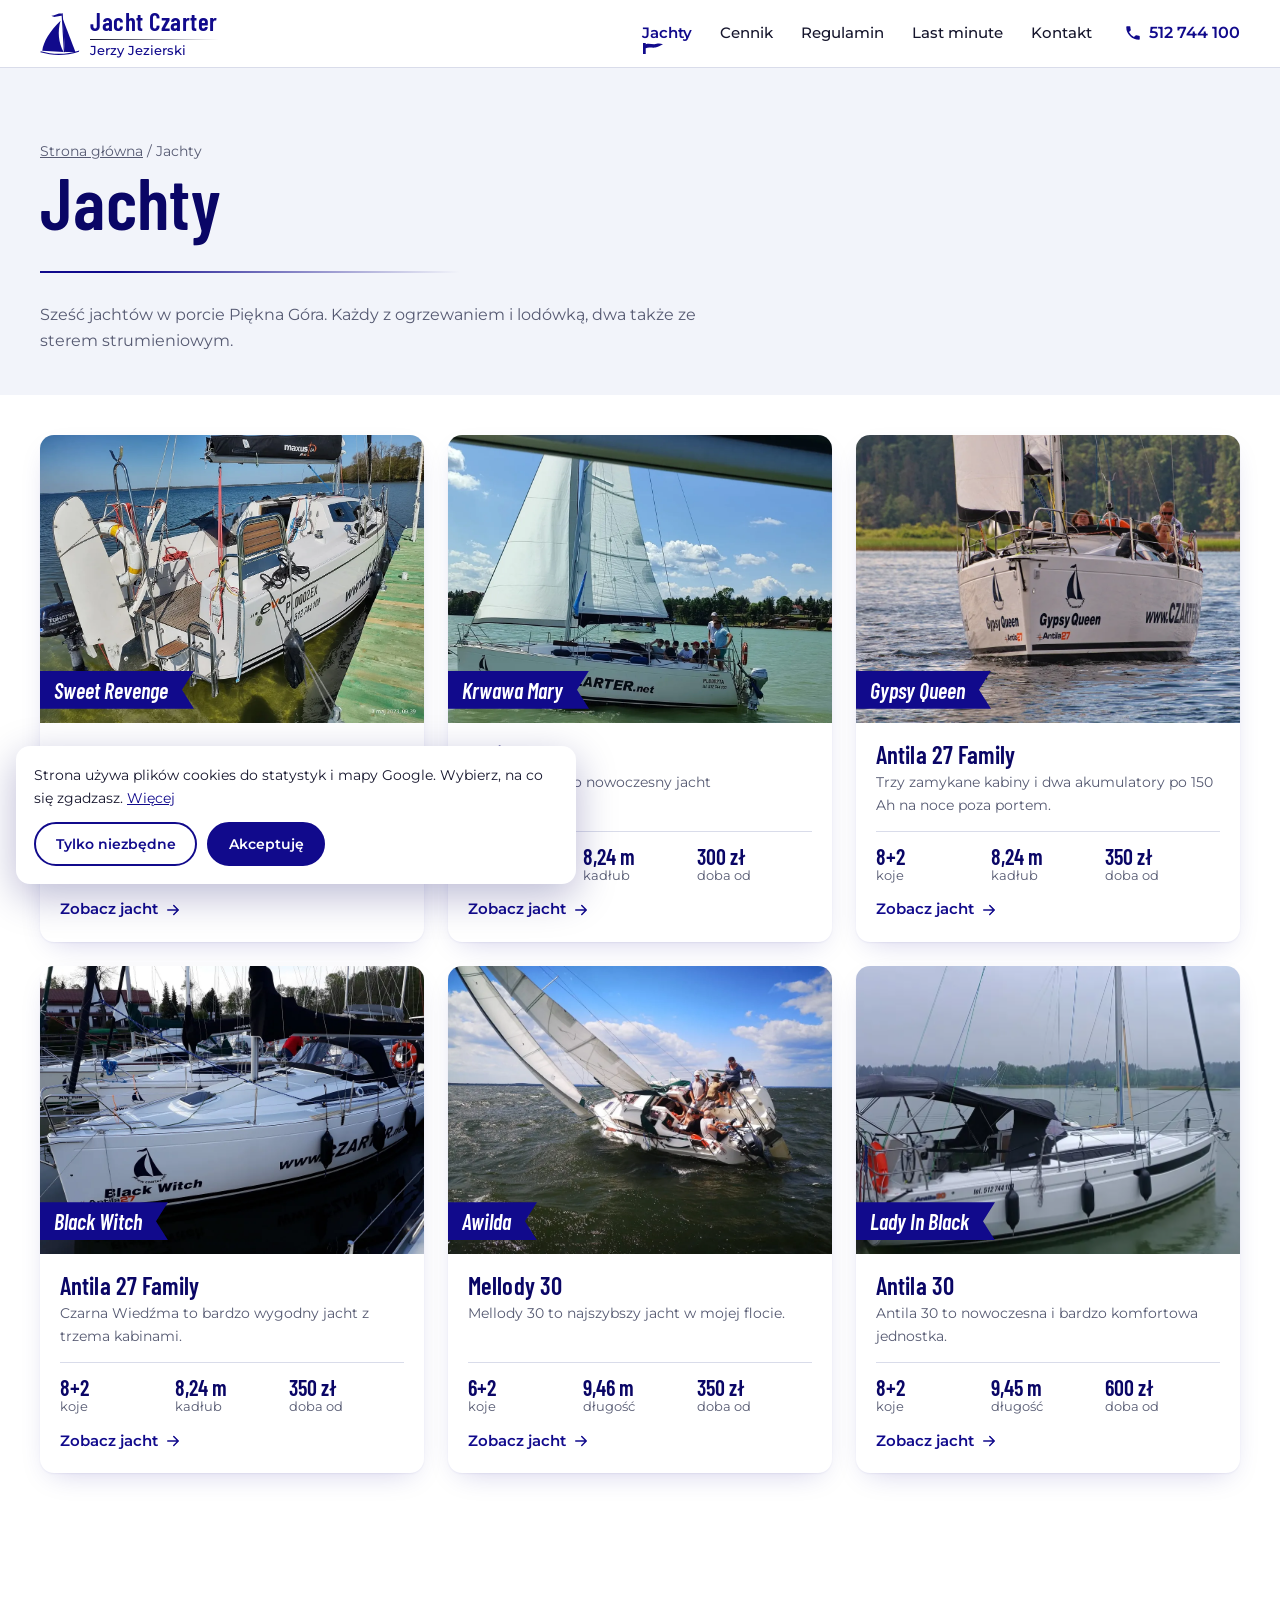
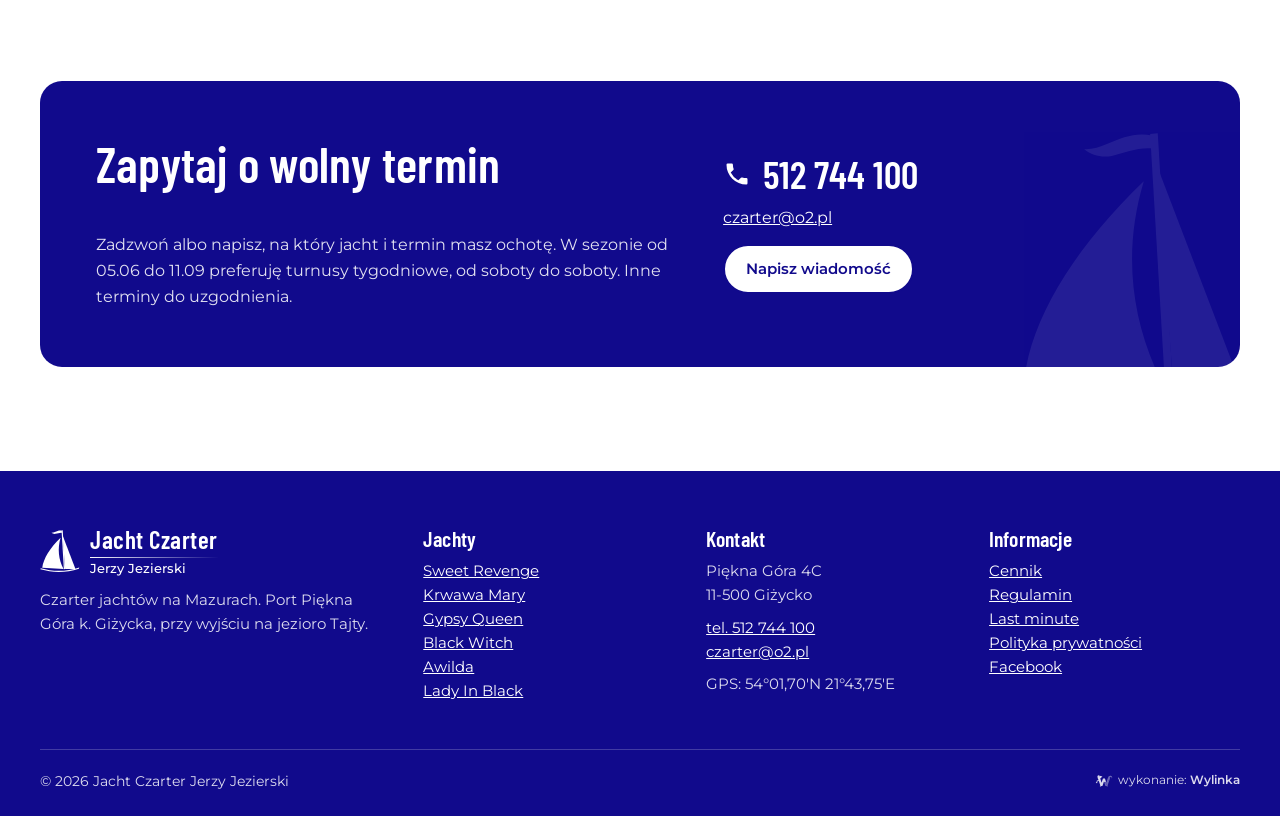
<file: jachty.html>
<!doctype html>
<html lang="pl">
<head>
<meta charset="utf-8">
<meta name="viewport" content="width=device-width,initial-scale=1,viewport-fit=cover">
<meta name="robots" content="noindex,nofollow">
<title>Jachty do czarteru na Mazurach | czarter.net</title>
<meta name="description" content="Flota czarter.net w Pięknej Górze: Maxus 24 Evo, Antila 27, Antila 27 Family, Mellody 30 i Antila 30. Dane techniczne, wyposażenie i ceny.">
<meta name="theme-color" content="#ffffff">
<link rel="icon" href="img/favicon.svg" type="image/svg+xml">
<link rel="preconnect" href="https://fonts.googleapis.com">
<link rel="preconnect" href="https://fonts.gstatic.com" crossorigin>
<link href="https://fonts.googleapis.com/css2?family=Barlow+Condensed:ital,wght@0,600;1,600&family=Montserrat:wght@400;500;600&display=swap" rel="stylesheet">
<link rel="stylesheet" href="style.css?v=1">
<style>
.wylinka-badge{display:inline-flex;align-items:center;gap:.4em;color:inherit;text-decoration:none;font-size:.875em;line-height:1;opacity:.85}
.wylinka-badge:hover,.wylinka-badge:focus-visible{opacity:1}
.wylinka-badge:focus-visible{outline:2px solid currentColor;outline-offset:3px;border-radius:2px}
.wylinka-badge svg{width:18px;height:18px;flex:none;overflow:visible}
.wylinka-badge b{font-weight:600}
.wylinka-badge .wy-old{opacity:.45;transform-origin:40px 30px;transition:transform .32s cubic-bezier(.3,.7,.4,1),opacity .32s ease-out}
.wylinka-badge .wy-pod{opacity:0;transition:opacity .2s ease-out .08s}
.wylinka-badge:hover .wy-old,.wylinka-badge:focus-visible .wy-old{transform:translate(9px,7px) rotate(9deg);opacity:0}
.wylinka-badge:hover .wy-pod,.wylinka-badge:focus-visible .wy-pod{opacity:1}
@media (prefers-reduced-motion:reduce){.wylinka-badge .wy-old,.wylinka-badge .wy-pod{transition:none}.wylinka-badge:hover .wy-old,.wylinka-badge:focus-visible .wy-old{transform:none;opacity:.45}.wylinka-badge:hover .wy-pod,.wylinka-badge:focus-visible .wy-pod{opacity:0}}
</style>
</head>
<body>
<a class="skip" href="#tresc">Przejdź do treści</a>
<header class="top"><div class="wrap top-in"><a class="logo" href="index.html" aria-label="Jacht Czarter Jerzy Jezierski, strona główna"><svg viewBox="0 0 110 118" aria-hidden="true" fill="currentColor"><path d="M59.3 2.5l3.2-.3 6.4 106.6-3.3.2z"/><path d="M60 3.2c-6.3-1.5-12.6.7-19 3.6-3.1 1.4-6.4 2.4-9.6 2.2 3.4 2.6 7.5 3.7 11.6 2.8 5.8-1.3 11.4-3.9 17.5-3.1z"/><path d="M62 15.5l35.5 92.8-28.4.4z"/><path d="M56.6 22.5C28 50 9.4 79.6 6.2 105.4l58.6 3.3C51.3 82.4 47.5 52.8 56.6 22.5z"/><path d="M2 106.5c34 9.5 70 10 106-2.2l-1 3.2c-36 12-72 11.4-106 2z"/></svg><span><b>Jacht Czarter</b><small>Jerzy Jezierski</small></span></a><nav class="menu" id="menu" aria-label="Główne"><div class="rozw"><a href="jachty.html" aria-current="page">Jachty</a><div class="podmenu"><a href="jacht-sweet-revenge.html"><b>Sweet Revenge</b><span>Maxus 24 Evo</span></a><a href="jacht-krwawa-mary.html"><b>Krwawa Mary</b><span>Antila 27</span></a><a href="jacht-gypsy-queen.html"><b>Gypsy Queen</b><span>Antila 27 Family</span></a><a href="jacht-black-witch.html"><b>Black Witch</b><span>Antila 27 Family</span></a><a href="jacht-awilda.html"><b>Awilda</b><span>Mellody 30</span></a><a href="jacht-lady-in-black.html"><b>Lady In Black</b><span>Antila 30</span></a></div></div><a href="cennik.html">Cennik</a><a href="regulamin.html">Regulamin</a><a href="last-minute.html">Last minute</a><a href="kontakt.html">Kontakt</a><a class="m-tel" href="tel:+48512744100"><svg viewBox="0 0 24 24" aria-hidden="true"><path d="M6.6 10.8a15.1 15.1 0 0 0 6.6 6.6l2.2-2.2a1 1 0 0 1 1-.25 11.4 11.4 0 0 0 3.6.57 1 1 0 0 1 1 1V20a1 1 0 0 1-1 1A17 17 0 0 1 3 4a1 1 0 0 1 1-1h3.5a1 1 0 0 1 1 1c0 1.25.2 2.45.57 3.57a1 1 0 0 1-.25 1z" fill="currentColor"/></svg>512 744 100</a></nav><a class="tel-top" href="tel:+48512744100" aria-label="Zadzwoń 512 744 100"><svg viewBox="0 0 24 24" aria-hidden="true"><path d="M6.6 10.8a15.1 15.1 0 0 0 6.6 6.6l2.2-2.2a1 1 0 0 1 1-.25 11.4 11.4 0 0 0 3.6.57 1 1 0 0 1 1 1V20a1 1 0 0 1-1 1A17 17 0 0 1 3 4a1 1 0 0 1 1-1h3.5a1 1 0 0 1 1 1c0 1.25.2 2.45.57 3.57a1 1 0 0 1-.25 1z" fill="currentColor"/></svg><span>512 744 100</span></a><button class="burger" type="button" aria-label="Menu" aria-expanded="false" aria-controls="menu"><span></span><span></span><span></span></button></div></header>
<main id="tresc">
<section class="podhero"><div class="wrap"><p class="okruszki"><a href="index.html">Strona główna</a> / Jachty</p><h1 class="horyzont">Jachty</h1><p>Sześć jachtów w porcie Piękna Góra. Każdy z ogrzewaniem i lodówką, dwa także ze sterem strumieniowym.</p></div></section>
<section class="sekcja" style="padding-top:40px"><div class="wrap"><div class="siatka-jachtow"><a class="jacht" href="jacht-sweet-revenge.html"><div class="fot"><img src="img/home-maxus.webp" width="1200" height="897" alt="Maxus 24 Evo Sweet Revenge" fetchpriority="high"><span class="bandera">Sweet Revenge</span></div><div class="opis"><h3>Maxus 24 Evo</h3><p class="model">Maxus 24 Evo to najwyższa półka w tej kategorii na Mazurach.</p><div class="liczby"><div><b>6+2</b>koje</div><div><b>7,35 m</b>kadłub</div><div><b>270 zł</b>doba od</div></div><span class="wiecej">Zobacz jacht <svg viewBox="0 0 24 24" aria-hidden="true"><path d="M5 12h13M13 6l6 6-6 6" fill="none" stroke="currentColor" stroke-width="2" stroke-linecap="round" stroke-linejoin="round"/></svg></span></div></a><a class="jacht" href="jacht-krwawa-mary.html"><div class="fot"><img src="img/home-a27-krwawa.webp" width="1200" height="900" alt="Antila 27 Krwawa Mary" fetchpriority="high"><span class="bandera">Krwawa Mary</span></div><div class="opis"><h3>Antila 27</h3><p class="model">Krwawa Mary to nowoczesny jacht dwukabinowy.</p><div class="liczby"><div><b>6+2</b>koje</div><div><b>8,24 m</b>kadłub</div><div><b>300 zł</b>doba od</div></div><span class="wiecej">Zobacz jacht <svg viewBox="0 0 24 24" aria-hidden="true"><path d="M5 12h13M13 6l6 6-6 6" fill="none" stroke="currentColor" stroke-width="2" stroke-linecap="round" stroke-linejoin="round"/></svg></span></div></a><a class="jacht" href="jacht-gypsy-queen.html"><div class="fot"><img src="img/home-dsc0768.webp" width="1200" height="796" alt="Antila 27 Family Gypsy Queen" fetchpriority="high"><span class="bandera">Gypsy Queen</span></div><div class="opis"><h3>Antila 27 Family</h3><p class="model">Trzy zamykane kabiny i dwa akumulatory po 150 Ah na noce poza portem.</p><div class="liczby"><div><b>8+2</b>koje</div><div><b>8,24 m</b>kadłub</div><div><b>350 zł</b>doba od</div></div><span class="wiecej">Zobacz jacht <svg viewBox="0 0 24 24" aria-hidden="true"><path d="M5 12h13M13 6l6 6-6 6" fill="none" stroke="currentColor" stroke-width="2" stroke-linecap="round" stroke-linejoin="round"/></svg></span></div></a><a class="jacht" href="jacht-black-witch.html"><div class="fot"><img src="img/home-20200508_185646.webp" width="1024" height="768" alt="Antila 27 Family Black Witch" loading="lazy" decoding="async"><span class="bandera">Black Witch</span></div><div class="opis"><h3>Antila 27 Family</h3><p class="model">Czarna Wiedźma to bardzo wygodny jacht z trzema kabinami.</p><div class="liczby"><div><b>8+2</b>koje</div><div><b>8,24 m</b>kadłub</div><div><b>350 zł</b>doba od</div></div><span class="wiecej">Zobacz jacht <svg viewBox="0 0 24 24" aria-hidden="true"><path d="M5 12h13M13 6l6 6-6 6" fill="none" stroke="currentColor" stroke-width="2" stroke-linecap="round" stroke-linejoin="round"/></svg></span></div></a><a class="jacht" href="jacht-awilda.html"><div class="fot"><img src="img/aw-01.webp" width="1024" height="768" alt="Mellody 30 Awilda" loading="lazy" decoding="async"><span class="bandera">Awilda</span></div><div class="opis"><h3>Mellody 30</h3><p class="model">Mellody 30 to najszybszy jacht w mojej flocie.</p><div class="liczby"><div><b>6+2</b>koje</div><div><b>9,46 m</b>długość</div><div><b>350 zł</b>doba od</div></div><span class="wiecej">Zobacz jacht <svg viewBox="0 0 24 24" aria-hidden="true"><path d="M5 12h13M13 6l6 6-6 6" fill="none" stroke="currentColor" stroke-width="2" stroke-linecap="round" stroke-linejoin="round"/></svg></span></div></a><a class="jacht" href="jacht-lady-in-black.html"><div class="fot"><img src="img/lb-00.webp" width="773" height="1030" alt="Antila 30 Lady In Black" loading="lazy" decoding="async"><span class="bandera">Lady In Black</span></div><div class="opis"><h3>Antila 30</h3><p class="model">Antila 30 to nowoczesna i bardzo komfortowa jednostka.</p><div class="liczby"><div><b>8+2</b>koje</div><div><b>9,45 m</b>długość</div><div><b>600 zł</b>doba od</div></div><span class="wiecej">Zobacz jacht <svg viewBox="0 0 24 24" aria-hidden="true"><path d="M5 12h13M13 6l6 6-6 6" fill="none" stroke="currentColor" stroke-width="2" stroke-linecap="round" stroke-linejoin="round"/></svg></span></div></a></div></div></section>
<section class="sekcja"><div class="wrap"><div class="cta">
<div><h2 class="horyzont">Zapytaj o wolny termin</h2><p>Zadzwoń albo napisz, na który jacht i termin masz ochotę. W sezonie od 05.06 do 11.09 preferuję turnusy tygodniowe, od soboty do soboty. Inne terminy do uzgodnienia.</p></div>
<div class="akcje"><a class="duzy-tel" href="tel:+48512744100"><svg viewBox="0 0 24 24" aria-hidden="true"><path d="M6.6 10.8a15.1 15.1 0 0 0 6.6 6.6l2.2-2.2a1 1 0 0 1 1-.25 11.4 11.4 0 0 0 3.6.57 1 1 0 0 1 1 1V20a1 1 0 0 1-1 1A17 17 0 0 1 3 4a1 1 0 0 1 1-1h3.5a1 1 0 0 1 1 1c0 1.25.2 2.45.57 3.57a1 1 0 0 1-.25 1z" fill="currentColor"/></svg>512 744 100</a><a class="mail" href="mailto:czarter@o2.pl">czarter@o2.pl</a><a class="btn btn-jasny" href="kontakt.html#formularz">Napisz wiadomość</a></div>
<svg class="cta-zagiel" viewBox="0 0 110 118" aria-hidden="true" fill="currentColor"><path d="M59.3 2.5l3.2-.3 6.4 106.6-3.3.2z"/><path d="M60 3.2c-6.3-1.5-12.6.7-19 3.6-3.1 1.4-6.4 2.4-9.6 2.2 3.4 2.6 7.5 3.7 11.6 2.8 5.8-1.3 11.4-3.9 17.5-3.1z"/><path d="M62 15.5l35.5 92.8-28.4.4z"/><path d="M56.6 22.5C28 50 9.4 79.6 6.2 105.4l58.6 3.3C51.3 82.4 47.5 52.8 56.6 22.5z"/><path d="M2 106.5c34 9.5 70 10 106-2.2l-1 3.2c-36 12-72 11.4-106 2z"/></svg>
</div></div></section>
</main>
<footer class="stopka"><div class="wrap">
<div class="st-grid">
<div class="st-marka"><a class="logo" href="index.html" aria-label="Jacht Czarter Jerzy Jezierski, strona główna"><svg viewBox="0 0 110 118" aria-hidden="true" fill="currentColor"><path d="M59.3 2.5l3.2-.3 6.4 106.6-3.3.2z"/><path d="M60 3.2c-6.3-1.5-12.6.7-19 3.6-3.1 1.4-6.4 2.4-9.6 2.2 3.4 2.6 7.5 3.7 11.6 2.8 5.8-1.3 11.4-3.9 17.5-3.1z"/><path d="M62 15.5l35.5 92.8-28.4.4z"/><path d="M56.6 22.5C28 50 9.4 79.6 6.2 105.4l58.6 3.3C51.3 82.4 47.5 52.8 56.6 22.5z"/><path d="M2 106.5c34 9.5 70 10 106-2.2l-1 3.2c-36 12-72 11.4-106 2z"/></svg><span><b>Jacht Czarter</b><small>Jerzy Jezierski</small></span></a><p>Czarter jachtów na Mazurach. Port Piękna Góra k. Giżycka, przy wyjściu na jezioro Tajty.</p></div>
<div><h3>Jachty</h3><p><a href="jacht-sweet-revenge.html">Sweet Revenge</a><br><a href="jacht-krwawa-mary.html">Krwawa Mary</a><br><a href="jacht-gypsy-queen.html">Gypsy Queen</a><br><a href="jacht-black-witch.html">Black Witch</a><br><a href="jacht-awilda.html">Awilda</a><br><a href="jacht-lady-in-black.html">Lady In Black</a></p></div>
<div><h3>Kontakt</h3><p>Piękna Góra 4C<br>11-500 Giżycko</p><p><a href="tel:+48512744100">tel. 512 744 100</a><br><a href="mailto:czarter@o2.pl">czarter@o2.pl</a></p><p>GPS: 54°01,70′N 21°43,75′E</p></div>
<div><h3>Informacje</h3><p><a href="cennik.html">Cennik</a><br><a href="regulamin.html">Regulamin</a><br><a href="last-minute.html">Last minute</a><br><a href="polityka-prywatnosci.html">Polityka prywatności</a><br><a href="https://www.facebook.com/JezierskiJ/" rel="noopener">Facebook</a></p></div>
</div>
<div class="st-dol"><span>© <span id="rok">2026</span> Jacht Czarter Jerzy Jezierski</span><a class="wylinka-badge" href="https://wylinka.pl/?utm_source=czarter.net&amp;utm_medium=stopka&amp;utm_campaign=wykonanie" rel="noopener" title="Strona wykonana przez Wylinka"><svg viewBox="0 0 64 64" aria-hidden="true" focusable="false" fill="currentColor"><path d="M9.8 22.8l-1.2-7.9 2.2-3.7 15.5 4.6-.5 1.5-7.2 5.5 4.7 15.6 5-15.6 7 0 4.1 12.7-4.2-.9-2.6 1.8-.8-2.2-5.3 15.6-4.3 0 .4 .2-2.1 2.8-1.3-1.1 1.1-1.4-3.1 .2-.1-1.7 2.2-.1-5.7-16.5-4.8 .6-.8 3.1 0 .5-.3 .5 .8 2.2-1.6 .5-.4-1.3-.8 1.6-1.5-.8 .8-1.6-1.4 .6-.6-1.6 2.3-.8 .2-.4 1.3-4.8 5.9-.8-2.4-6.9zM15.2 13.7l-.1-.4-.4 .8-.1 .8 .1 1 .1 .4 .3 .7 .3-.9 .1-.7 0-.8z"/><path class="wy-pod" d="M37.1 49.8l-4.5-13.3 2.6-1.8 4.2 .9 .9 2.8 3-9.7 0-.5 .1-.8 3.2-8.4 .5-1 .6-1 .9-1.1 1.3-1 1.1-.7 1.4-.5 1.4-.3 .7 0 .9 0 1.2 .3 1.4 .6 .8 .5 .7 .7 .6 .7 .5 .9 .3 .9 .1 .9 0 .8-.2 .9-.5 .9-.5 .6-.7 .5-.7 .3-.1-.1 0-.1 .5-.5 .3-.7 .2-.5 0-.6-.1-.6-.3-.7-.4-.5-.4-.4-.5-.3-.6-.3-.7 0-.7 .1-.6 .1-.5 .4-.5 .5-.3 .5-.2 .7-.1 1.5-1.4 5.1-.8 3.3-.3 .7-.5 .7-6 17.5 1.9 .1-.1 1.7-3.1-.2 1.1 1.4-1.3 1.1-2.1-2.8 .4-.2z"/><path class="wy-old" d="M40.8 50l.4-.2-4.1 0-4.2-12.5 2.5-1.7 4.3 .9 .6 1.9 .6-1.6 0-.3 2.4-7.8 0-.5 .1-.8 3.2-8.4 .4-.8 .6-.9 .9-1.2 .9-.9 1.3-.8 1.4-.6 1.2-.3 1.4-.1 1.3 .1 .6 .2 .8 .3 1.1 .6 .9 .7 .7 .9 .5 .9 .3 .9 .1 1.1-.1 .9-.3 .9-.4 .7-.6 .7-.6 .4-.6 .2-.1-.1 0-.1 .5-.5 .3-.7 .2-.5 0-.5-.1-.6-.2-.6-.3-.5-.4-.5-.5-.3-.6-.3-.7-.1-.6 0-.6 .1-.6 .3-.6 .5-.3 .4-.2 .5-.1 .5-.1 1.5-1.4 5.1-.8 3.3-.3 .7-.5 .7-6 17.5 1.9 .1-.1 1.7-3.1-.2 1.1 1.4-1.3 1.1zM49.6 17.1l.6 1.7-1.5 1.9 .4 .4 1.8-2.1-.7-2.1zM48.1 28.3l.5 1.8-1.7 1.8 .4 .4 1.9-2-.6-2.2zM37.9 41.7l1.7-1.5-.4-.4-1.7 1.4zM42.6 38.7l-1.5 2.8 1.1 2-1.3 2.6 .5 .2 1.5-2.8-1.1-2 1.4-2.5z"/></svg><span>wykonanie: <b>Wylinka</b></span></a></div>
</div></footer>
<div class="mob" aria-hidden="true"><a href="tel:+48512744100"><svg viewBox="0 0 24 24" aria-hidden="true"><path d="M6.6 10.8a15.1 15.1 0 0 0 6.6 6.6l2.2-2.2a1 1 0 0 1 1-.25 11.4 11.4 0 0 0 3.6.57 1 1 0 0 1 1 1V20a1 1 0 0 1-1 1A17 17 0 0 1 3 4a1 1 0 0 1 1-1h3.5a1 1 0 0 1 1 1c0 1.25.2 2.45.57 3.57a1 1 0 0 1-.25 1z" fill="currentColor"/></svg>Zadzwoń</a><a class="mob-cta" href="kontakt.html#formularz">Zapytaj o termin</a></div>
<div class="zgody" role="dialog" aria-label="Pliki cookies"><p>Strona używa plików cookies do statystyk i mapy Google. Wybierz, na co się zgadzasz. <a href="polityka-prywatnosci.html">Więcej</a></p><div><button type="button" class="btn btn-jasny" data-zgoda="niezbedne">Tylko niezbędne</button><button type="button" class="btn" data-zgoda="wszystkie">Akceptuję</button></div></div>
<script src="app.js?v=1" defer></script>
</body>
</html>
</file>
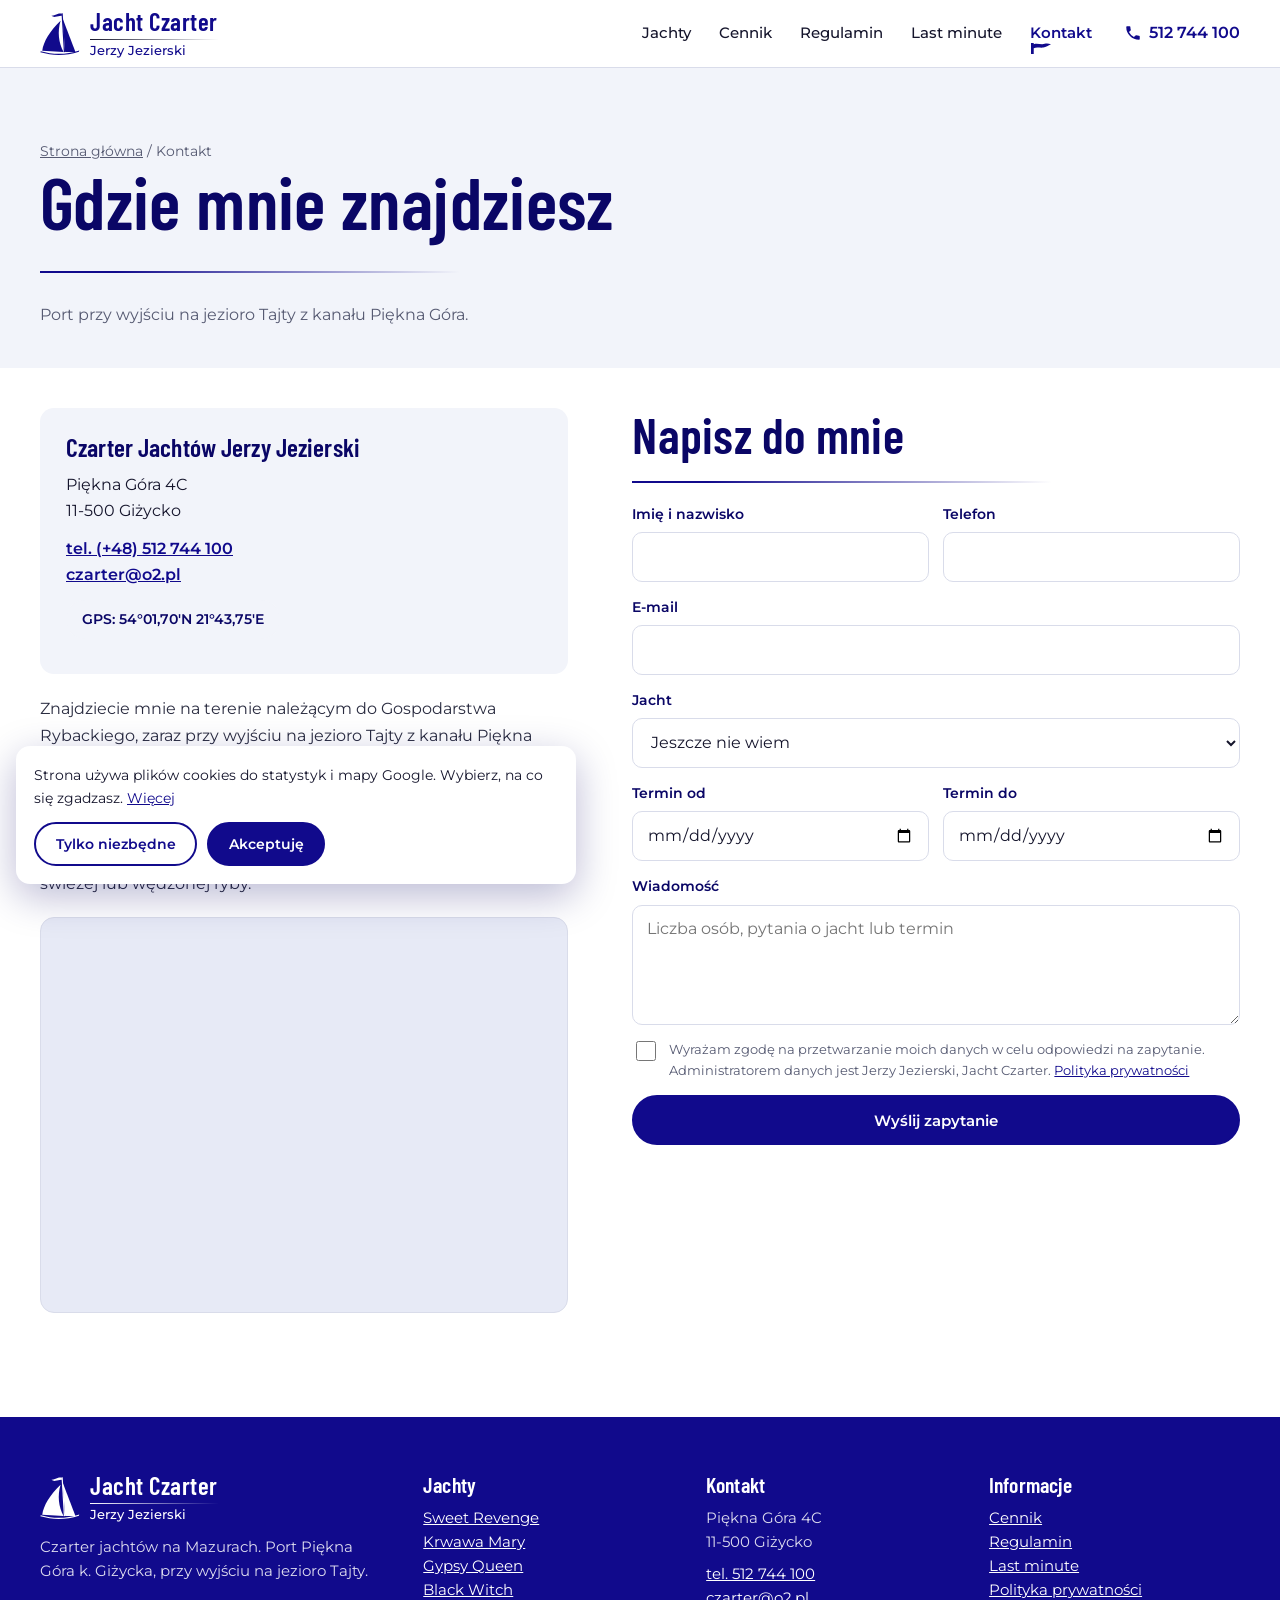
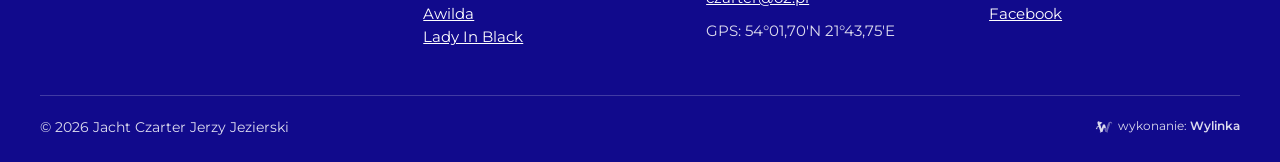
<file: kontakt.html>
<!doctype html>
<html lang="pl">
<head>
<meta charset="utf-8">
<meta name="viewport" content="width=device-width,initial-scale=1,viewport-fit=cover">
<meta name="robots" content="noindex,nofollow">
<title>Kontakt, port Piękna Góra k. Giżycka | czarter.net</title>
<meta name="description" content="Czarter Jachtów Jerzy Jezierski, Piękna Góra 4C, 11-500 Giżycko. Tel. 512 744 100, czarter@o2.pl. Dojazd i mapa portu.">
<meta name="theme-color" content="#ffffff">
<link rel="icon" href="img/favicon.svg" type="image/svg+xml">
<link rel="preconnect" href="https://fonts.googleapis.com">
<link rel="preconnect" href="https://fonts.gstatic.com" crossorigin>
<link href="https://fonts.googleapis.com/css2?family=Barlow+Condensed:ital,wght@0,600;1,600&family=Montserrat:wght@400;500;600&display=swap" rel="stylesheet">
<link rel="stylesheet" href="style.css?v=1">
<style>
.wylinka-badge{display:inline-flex;align-items:center;gap:.4em;color:inherit;text-decoration:none;font-size:.875em;line-height:1;opacity:.85}
.wylinka-badge:hover,.wylinka-badge:focus-visible{opacity:1}
.wylinka-badge:focus-visible{outline:2px solid currentColor;outline-offset:3px;border-radius:2px}
.wylinka-badge svg{width:18px;height:18px;flex:none;overflow:visible}
.wylinka-badge b{font-weight:600}
.wylinka-badge .wy-old{opacity:.45;transform-origin:40px 30px;transition:transform .32s cubic-bezier(.3,.7,.4,1),opacity .32s ease-out}
.wylinka-badge .wy-pod{opacity:0;transition:opacity .2s ease-out .08s}
.wylinka-badge:hover .wy-old,.wylinka-badge:focus-visible .wy-old{transform:translate(9px,7px) rotate(9deg);opacity:0}
.wylinka-badge:hover .wy-pod,.wylinka-badge:focus-visible .wy-pod{opacity:1}
@media (prefers-reduced-motion:reduce){.wylinka-badge .wy-old,.wylinka-badge .wy-pod{transition:none}.wylinka-badge:hover .wy-old,.wylinka-badge:focus-visible .wy-old{transform:none;opacity:.45}.wylinka-badge:hover .wy-pod,.wylinka-badge:focus-visible .wy-pod{opacity:0}}
</style>
</head>
<body>
<a class="skip" href="#tresc">Przejdź do treści</a>
<header class="top"><div class="wrap top-in"><a class="logo" href="index.html" aria-label="Jacht Czarter Jerzy Jezierski, strona główna"><svg viewBox="0 0 110 118" aria-hidden="true" fill="currentColor"><path d="M59.3 2.5l3.2-.3 6.4 106.6-3.3.2z"/><path d="M60 3.2c-6.3-1.5-12.6.7-19 3.6-3.1 1.4-6.4 2.4-9.6 2.2 3.4 2.6 7.5 3.7 11.6 2.8 5.8-1.3 11.4-3.9 17.5-3.1z"/><path d="M62 15.5l35.5 92.8-28.4.4z"/><path d="M56.6 22.5C28 50 9.4 79.6 6.2 105.4l58.6 3.3C51.3 82.4 47.5 52.8 56.6 22.5z"/><path d="M2 106.5c34 9.5 70 10 106-2.2l-1 3.2c-36 12-72 11.4-106 2z"/></svg><span><b>Jacht Czarter</b><small>Jerzy Jezierski</small></span></a><nav class="menu" id="menu" aria-label="Główne"><div class="rozw"><a href="jachty.html">Jachty</a><div class="podmenu"><a href="jacht-sweet-revenge.html"><b>Sweet Revenge</b><span>Maxus 24 Evo</span></a><a href="jacht-krwawa-mary.html"><b>Krwawa Mary</b><span>Antila 27</span></a><a href="jacht-gypsy-queen.html"><b>Gypsy Queen</b><span>Antila 27 Family</span></a><a href="jacht-black-witch.html"><b>Black Witch</b><span>Antila 27 Family</span></a><a href="jacht-awilda.html"><b>Awilda</b><span>Mellody 30</span></a><a href="jacht-lady-in-black.html"><b>Lady In Black</b><span>Antila 30</span></a></div></div><a href="cennik.html">Cennik</a><a href="regulamin.html">Regulamin</a><a href="last-minute.html">Last minute</a><a href="kontakt.html" aria-current="page">Kontakt</a><a class="m-tel" href="tel:+48512744100"><svg viewBox="0 0 24 24" aria-hidden="true"><path d="M6.6 10.8a15.1 15.1 0 0 0 6.6 6.6l2.2-2.2a1 1 0 0 1 1-.25 11.4 11.4 0 0 0 3.6.57 1 1 0 0 1 1 1V20a1 1 0 0 1-1 1A17 17 0 0 1 3 4a1 1 0 0 1 1-1h3.5a1 1 0 0 1 1 1c0 1.25.2 2.45.57 3.57a1 1 0 0 1-.25 1z" fill="currentColor"/></svg>512 744 100</a></nav><a class="tel-top" href="tel:+48512744100" aria-label="Zadzwoń 512 744 100"><svg viewBox="0 0 24 24" aria-hidden="true"><path d="M6.6 10.8a15.1 15.1 0 0 0 6.6 6.6l2.2-2.2a1 1 0 0 1 1-.25 11.4 11.4 0 0 0 3.6.57 1 1 0 0 1 1 1V20a1 1 0 0 1-1 1A17 17 0 0 1 3 4a1 1 0 0 1 1-1h3.5a1 1 0 0 1 1 1c0 1.25.2 2.45.57 3.57a1 1 0 0 1-.25 1z" fill="currentColor"/></svg><span>512 744 100</span></a><button class="burger" type="button" aria-label="Menu" aria-expanded="false" aria-controls="menu"><span></span><span></span><span></span></button></div></header>
<main id="tresc">
<section class="podhero"><div class="wrap"><p class="okruszki"><a href="index.html">Strona główna</a> / Kontakt</p><h1 class="horyzont">Gdzie mnie znajdziesz</h1><p>Port przy wyjściu na jezioro Tajty z kanału Piękna Góra.</p></div></section>
<section class="sekcja" style="padding-top:40px"><div class="wrap kontakt-g">
<div><div class="adres-k">
<h3>Czarter Jachtów Jerzy Jezierski</h3>
<p>Piękna Góra 4C<br>11-500 Giżycko</p>
<p><a href="tel:+48512744100">tel. (+48) 512 744 100</a><br><a href="mailto:czarter@o2.pl">czarter@o2.pl</a></p>
<p class="gps">GPS: 54°01,70′N 21°43,75′E</p>
</div>
<div class="tekst" style="margin-top:22px"><p>Znajdziecie mnie na terenie należącym do Gospodarstwa Rybackiego, zaraz przy wyjściu na jezioro Tajty z kanału Piękna Góra.</p>
<p>Oprócz ok. 150 osłoniętych miejsc dla jachtów port oferuje sanitariaty z prysznicami, parking strzeżony, usługi szkutnicze i mechaniczne. Niewątpliwą atrakcją jest możliwość zakupienia świeżej lub wędzonej ryby.</p></div>
<div class="mapa"><iframe title="Mapa: port Piękna Góra" src="https://www.google.com/maps?q=54.028333,21.729167&amp;z=14&amp;output=embed" loading="lazy" referrerpolicy="no-referrer-when-downgrade"></iframe></div>
</div>
<div id="formularz"><h2 class="horyzont">Napisz do mnie</h2>
<form class="formularz" data-pokaz>
<div class="pola2"><label>Imię i nazwisko<input name="imie" autocomplete="name" required></label><label>Telefon<input name="tel" type="tel" autocomplete="tel"></label></div>
<label>E-mail<input name="email" type="email" autocomplete="email" required></label>
<label>Jacht<select name="jacht"><option>Jeszcze nie wiem</option><option>Maxus 24 Evo Sweet Revenge</option><option>Antila 27 Krwawa Mary</option><option>Antila 27 Family Gypsy Queen</option><option>Antila 27 Family Black Witch</option><option>Mellody 30 Awilda</option><option>Antila 30 Lady In Black</option></select></label>
<div class="pola2"><label>Termin od<input name="od" type="date"></label><label>Termin do<input name="do" type="date"></label></div>
<label>Wiadomość<textarea name="wiadomosc" placeholder="Liczba osób, pytania o jacht lub termin"></textarea></label>
<label class="zgoda"><input type="checkbox" required><span>Wyrażam zgodę na przetwarzanie moich danych w celu odpowiedzi na zapytanie. Administratorem danych jest Jerzy Jezierski, Jacht Czarter. <a href="polityka-prywatnosci.html">Polityka prywatności</a></span></label>
<button class="btn" type="submit">Wyślij zapytanie</button>
<p class="info-form" aria-live="polite"></p>
</form></div>
</div></section>
</main>
<footer class="stopka"><div class="wrap">
<div class="st-grid">
<div class="st-marka"><a class="logo" href="index.html" aria-label="Jacht Czarter Jerzy Jezierski, strona główna"><svg viewBox="0 0 110 118" aria-hidden="true" fill="currentColor"><path d="M59.3 2.5l3.2-.3 6.4 106.6-3.3.2z"/><path d="M60 3.2c-6.3-1.5-12.6.7-19 3.6-3.1 1.4-6.4 2.4-9.6 2.2 3.4 2.6 7.5 3.7 11.6 2.8 5.8-1.3 11.4-3.9 17.5-3.1z"/><path d="M62 15.5l35.5 92.8-28.4.4z"/><path d="M56.6 22.5C28 50 9.4 79.6 6.2 105.4l58.6 3.3C51.3 82.4 47.5 52.8 56.6 22.5z"/><path d="M2 106.5c34 9.5 70 10 106-2.2l-1 3.2c-36 12-72 11.4-106 2z"/></svg><span><b>Jacht Czarter</b><small>Jerzy Jezierski</small></span></a><p>Czarter jachtów na Mazurach. Port Piękna Góra k. Giżycka, przy wyjściu na jezioro Tajty.</p></div>
<div><h3>Jachty</h3><p><a href="jacht-sweet-revenge.html">Sweet Revenge</a><br><a href="jacht-krwawa-mary.html">Krwawa Mary</a><br><a href="jacht-gypsy-queen.html">Gypsy Queen</a><br><a href="jacht-black-witch.html">Black Witch</a><br><a href="jacht-awilda.html">Awilda</a><br><a href="jacht-lady-in-black.html">Lady In Black</a></p></div>
<div><h3>Kontakt</h3><p>Piękna Góra 4C<br>11-500 Giżycko</p><p><a href="tel:+48512744100">tel. 512 744 100</a><br><a href="mailto:czarter@o2.pl">czarter@o2.pl</a></p><p>GPS: 54°01,70′N 21°43,75′E</p></div>
<div><h3>Informacje</h3><p><a href="cennik.html">Cennik</a><br><a href="regulamin.html">Regulamin</a><br><a href="last-minute.html">Last minute</a><br><a href="polityka-prywatnosci.html">Polityka prywatności</a><br><a href="https://www.facebook.com/JezierskiJ/" rel="noopener">Facebook</a></p></div>
</div>
<div class="st-dol"><span>© <span id="rok">2026</span> Jacht Czarter Jerzy Jezierski</span><a class="wylinka-badge" href="https://wylinka.pl/?utm_source=czarter.net&amp;utm_medium=stopka&amp;utm_campaign=wykonanie" rel="noopener" title="Strona wykonana przez Wylinka"><svg viewBox="0 0 64 64" aria-hidden="true" focusable="false" fill="currentColor"><path d="M9.8 22.8l-1.2-7.9 2.2-3.7 15.5 4.6-.5 1.5-7.2 5.5 4.7 15.6 5-15.6 7 0 4.1 12.7-4.2-.9-2.6 1.8-.8-2.2-5.3 15.6-4.3 0 .4 .2-2.1 2.8-1.3-1.1 1.1-1.4-3.1 .2-.1-1.7 2.2-.1-5.7-16.5-4.8 .6-.8 3.1 0 .5-.3 .5 .8 2.2-1.6 .5-.4-1.3-.8 1.6-1.5-.8 .8-1.6-1.4 .6-.6-1.6 2.3-.8 .2-.4 1.3-4.8 5.9-.8-2.4-6.9zM15.2 13.7l-.1-.4-.4 .8-.1 .8 .1 1 .1 .4 .3 .7 .3-.9 .1-.7 0-.8z"/><path class="wy-pod" d="M37.1 49.8l-4.5-13.3 2.6-1.8 4.2 .9 .9 2.8 3-9.7 0-.5 .1-.8 3.2-8.4 .5-1 .6-1 .9-1.1 1.3-1 1.1-.7 1.4-.5 1.4-.3 .7 0 .9 0 1.2 .3 1.4 .6 .8 .5 .7 .7 .6 .7 .5 .9 .3 .9 .1 .9 0 .8-.2 .9-.5 .9-.5 .6-.7 .5-.7 .3-.1-.1 0-.1 .5-.5 .3-.7 .2-.5 0-.6-.1-.6-.3-.7-.4-.5-.4-.4-.5-.3-.6-.3-.7 0-.7 .1-.6 .1-.5 .4-.5 .5-.3 .5-.2 .7-.1 1.5-1.4 5.1-.8 3.3-.3 .7-.5 .7-6 17.5 1.9 .1-.1 1.7-3.1-.2 1.1 1.4-1.3 1.1-2.1-2.8 .4-.2z"/><path class="wy-old" d="M40.8 50l.4-.2-4.1 0-4.2-12.5 2.5-1.7 4.3 .9 .6 1.9 .6-1.6 0-.3 2.4-7.8 0-.5 .1-.8 3.2-8.4 .4-.8 .6-.9 .9-1.2 .9-.9 1.3-.8 1.4-.6 1.2-.3 1.4-.1 1.3 .1 .6 .2 .8 .3 1.1 .6 .9 .7 .7 .9 .5 .9 .3 .9 .1 1.1-.1 .9-.3 .9-.4 .7-.6 .7-.6 .4-.6 .2-.1-.1 0-.1 .5-.5 .3-.7 .2-.5 0-.5-.1-.6-.2-.6-.3-.5-.4-.5-.5-.3-.6-.3-.7-.1-.6 0-.6 .1-.6 .3-.6 .5-.3 .4-.2 .5-.1 .5-.1 1.5-1.4 5.1-.8 3.3-.3 .7-.5 .7-6 17.5 1.9 .1-.1 1.7-3.1-.2 1.1 1.4-1.3 1.1zM49.6 17.1l.6 1.7-1.5 1.9 .4 .4 1.8-2.1-.7-2.1zM48.1 28.3l.5 1.8-1.7 1.8 .4 .4 1.9-2-.6-2.2zM37.9 41.7l1.7-1.5-.4-.4-1.7 1.4zM42.6 38.7l-1.5 2.8 1.1 2-1.3 2.6 .5 .2 1.5-2.8-1.1-2 1.4-2.5z"/></svg><span>wykonanie: <b>Wylinka</b></span></a></div>
</div></footer>
<div class="mob" aria-hidden="true"><a href="tel:+48512744100"><svg viewBox="0 0 24 24" aria-hidden="true"><path d="M6.6 10.8a15.1 15.1 0 0 0 6.6 6.6l2.2-2.2a1 1 0 0 1 1-.25 11.4 11.4 0 0 0 3.6.57 1 1 0 0 1 1 1V20a1 1 0 0 1-1 1A17 17 0 0 1 3 4a1 1 0 0 1 1-1h3.5a1 1 0 0 1 1 1c0 1.25.2 2.45.57 3.57a1 1 0 0 1-.25 1z" fill="currentColor"/></svg>Zadzwoń</a><a class="mob-cta" href="kontakt.html#formularz">Zapytaj o termin</a></div>
<div class="zgody" role="dialog" aria-label="Pliki cookies"><p>Strona używa plików cookies do statystyk i mapy Google. Wybierz, na co się zgadzasz. <a href="polityka-prywatnosci.html">Więcej</a></p><div><button type="button" class="btn btn-jasny" data-zgoda="niezbedne">Tylko niezbędne</button><button type="button" class="btn" data-zgoda="wszystkie">Akceptuję</button></div></div>
<script src="app.js?v=1" defer></script>
</body>
</html>
</file>
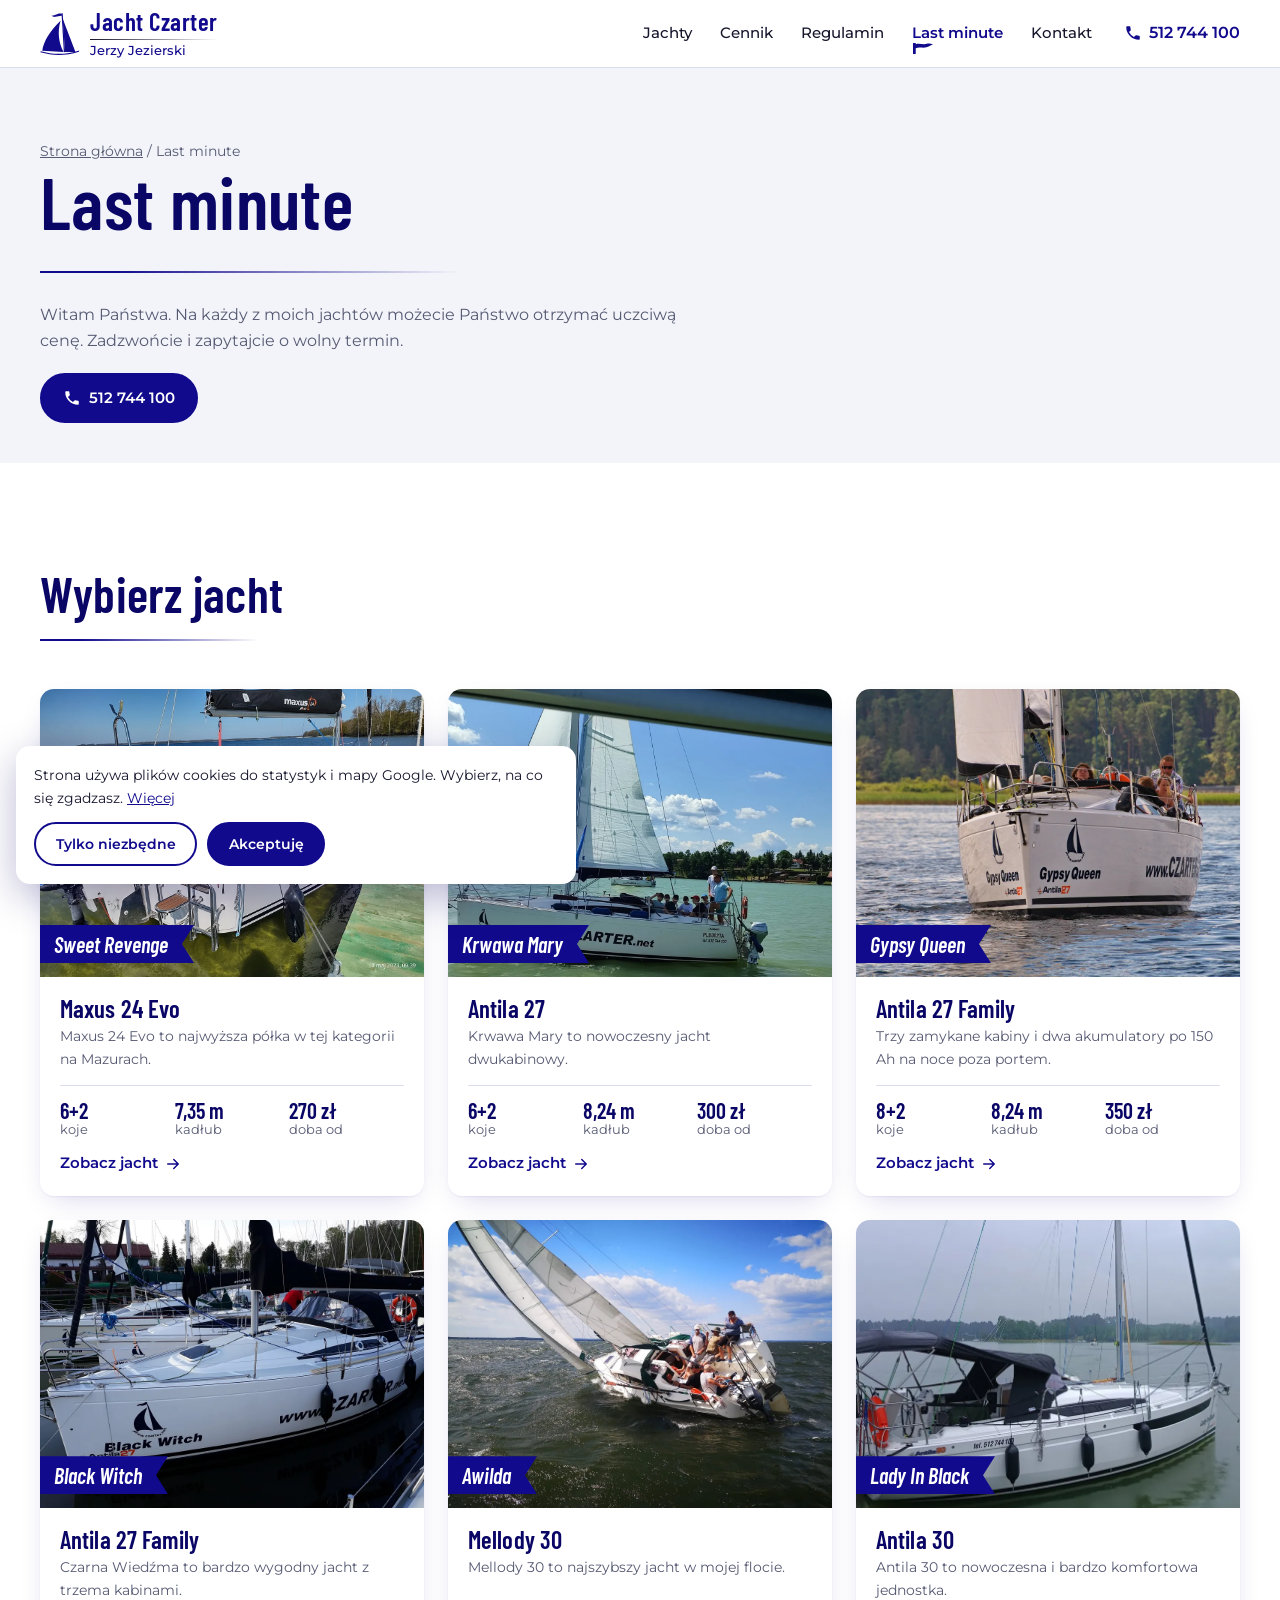
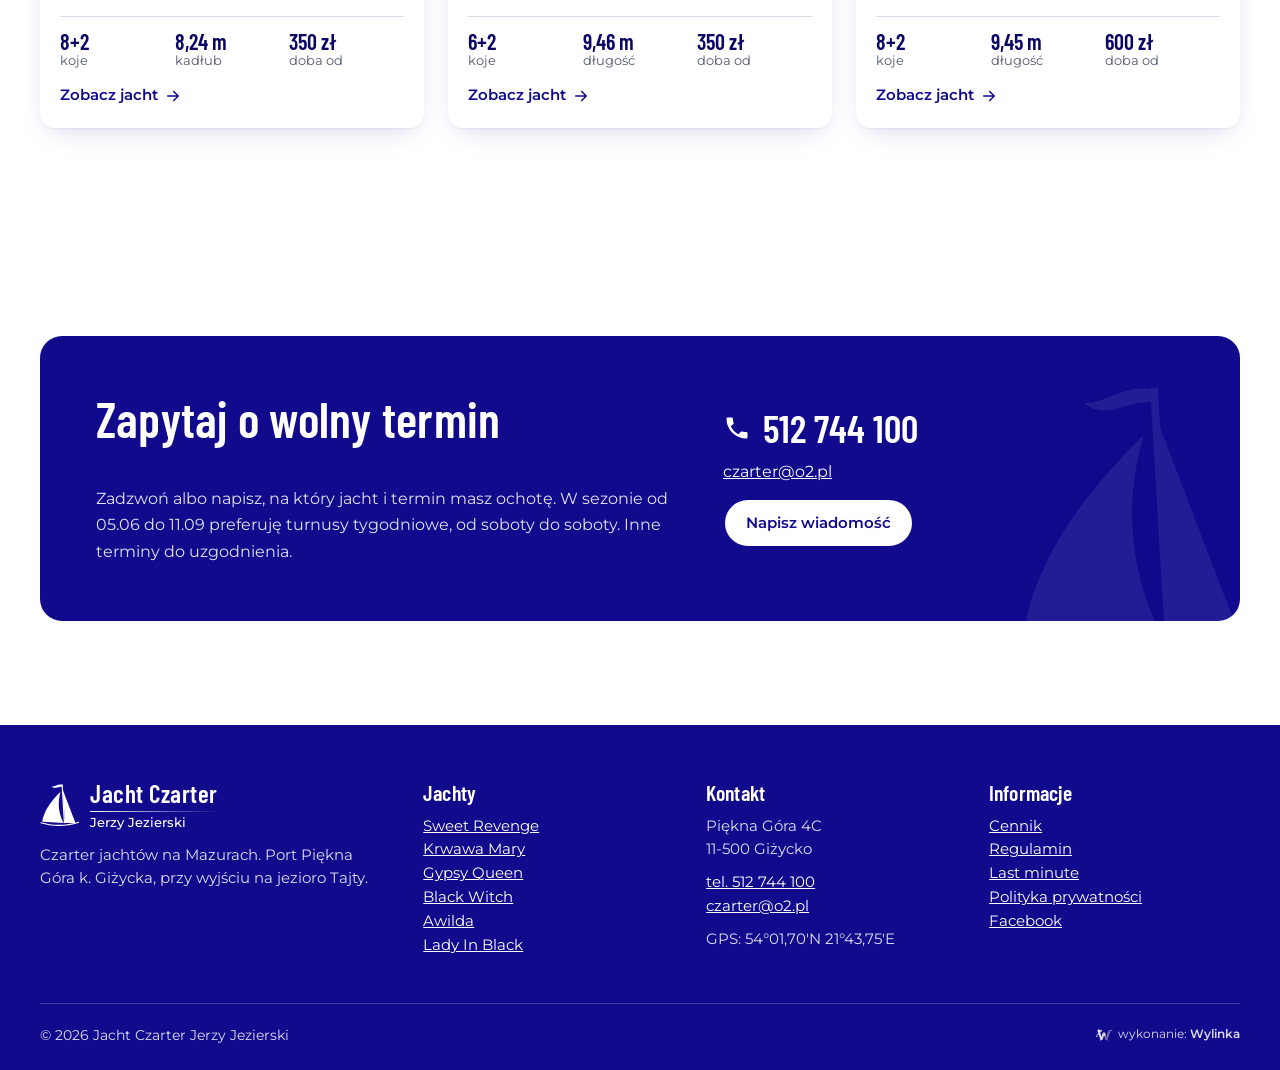
<file: last-minute.html>
<!doctype html>
<html lang="pl">
<head>
<meta charset="utf-8">
<meta name="viewport" content="width=device-width,initial-scale=1,viewport-fit=cover">
<meta name="robots" content="noindex,nofollow">
<title>Last minute, czarter jachtów Mazury | czarter.net</title>
<meta name="description" content="Czarter jachtów last minute na Mazurach. Zapytaj o wolny termin w porcie Piękna Góra k. Giżycka: tel. 512 744 100.">
<meta name="theme-color" content="#ffffff">
<link rel="icon" href="img/favicon.svg" type="image/svg+xml">
<link rel="preconnect" href="https://fonts.googleapis.com">
<link rel="preconnect" href="https://fonts.gstatic.com" crossorigin>
<link href="https://fonts.googleapis.com/css2?family=Barlow+Condensed:ital,wght@0,600;1,600&family=Montserrat:wght@400;500;600&display=swap" rel="stylesheet">
<link rel="stylesheet" href="style.css?v=1">
<style>
.wylinka-badge{display:inline-flex;align-items:center;gap:.4em;color:inherit;text-decoration:none;font-size:.875em;line-height:1;opacity:.85}
.wylinka-badge:hover,.wylinka-badge:focus-visible{opacity:1}
.wylinka-badge:focus-visible{outline:2px solid currentColor;outline-offset:3px;border-radius:2px}
.wylinka-badge svg{width:18px;height:18px;flex:none;overflow:visible}
.wylinka-badge b{font-weight:600}
.wylinka-badge .wy-old{opacity:.45;transform-origin:40px 30px;transition:transform .32s cubic-bezier(.3,.7,.4,1),opacity .32s ease-out}
.wylinka-badge .wy-pod{opacity:0;transition:opacity .2s ease-out .08s}
.wylinka-badge:hover .wy-old,.wylinka-badge:focus-visible .wy-old{transform:translate(9px,7px) rotate(9deg);opacity:0}
.wylinka-badge:hover .wy-pod,.wylinka-badge:focus-visible .wy-pod{opacity:1}
@media (prefers-reduced-motion:reduce){.wylinka-badge .wy-old,.wylinka-badge .wy-pod{transition:none}.wylinka-badge:hover .wy-old,.wylinka-badge:focus-visible .wy-old{transform:none;opacity:.45}.wylinka-badge:hover .wy-pod,.wylinka-badge:focus-visible .wy-pod{opacity:0}}
</style>
</head>
<body>
<a class="skip" href="#tresc">Przejdź do treści</a>
<header class="top"><div class="wrap top-in"><a class="logo" href="index.html" aria-label="Jacht Czarter Jerzy Jezierski, strona główna"><svg viewBox="0 0 110 118" aria-hidden="true" fill="currentColor"><path d="M59.3 2.5l3.2-.3 6.4 106.6-3.3.2z"/><path d="M60 3.2c-6.3-1.5-12.6.7-19 3.6-3.1 1.4-6.4 2.4-9.6 2.2 3.4 2.6 7.5 3.7 11.6 2.8 5.8-1.3 11.4-3.9 17.5-3.1z"/><path d="M62 15.5l35.5 92.8-28.4.4z"/><path d="M56.6 22.5C28 50 9.4 79.6 6.2 105.4l58.6 3.3C51.3 82.4 47.5 52.8 56.6 22.5z"/><path d="M2 106.5c34 9.5 70 10 106-2.2l-1 3.2c-36 12-72 11.4-106 2z"/></svg><span><b>Jacht Czarter</b><small>Jerzy Jezierski</small></span></a><nav class="menu" id="menu" aria-label="Główne"><div class="rozw"><a href="jachty.html">Jachty</a><div class="podmenu"><a href="jacht-sweet-revenge.html"><b>Sweet Revenge</b><span>Maxus 24 Evo</span></a><a href="jacht-krwawa-mary.html"><b>Krwawa Mary</b><span>Antila 27</span></a><a href="jacht-gypsy-queen.html"><b>Gypsy Queen</b><span>Antila 27 Family</span></a><a href="jacht-black-witch.html"><b>Black Witch</b><span>Antila 27 Family</span></a><a href="jacht-awilda.html"><b>Awilda</b><span>Mellody 30</span></a><a href="jacht-lady-in-black.html"><b>Lady In Black</b><span>Antila 30</span></a></div></div><a href="cennik.html">Cennik</a><a href="regulamin.html">Regulamin</a><a href="last-minute.html" aria-current="page">Last minute</a><a href="kontakt.html">Kontakt</a><a class="m-tel" href="tel:+48512744100"><svg viewBox="0 0 24 24" aria-hidden="true"><path d="M6.6 10.8a15.1 15.1 0 0 0 6.6 6.6l2.2-2.2a1 1 0 0 1 1-.25 11.4 11.4 0 0 0 3.6.57 1 1 0 0 1 1 1V20a1 1 0 0 1-1 1A17 17 0 0 1 3 4a1 1 0 0 1 1-1h3.5a1 1 0 0 1 1 1c0 1.25.2 2.45.57 3.57a1 1 0 0 1-.25 1z" fill="currentColor"/></svg>512 744 100</a></nav><a class="tel-top" href="tel:+48512744100" aria-label="Zadzwoń 512 744 100"><svg viewBox="0 0 24 24" aria-hidden="true"><path d="M6.6 10.8a15.1 15.1 0 0 0 6.6 6.6l2.2-2.2a1 1 0 0 1 1-.25 11.4 11.4 0 0 0 3.6.57 1 1 0 0 1 1 1V20a1 1 0 0 1-1 1A17 17 0 0 1 3 4a1 1 0 0 1 1-1h3.5a1 1 0 0 1 1 1c0 1.25.2 2.45.57 3.57a1 1 0 0 1-.25 1z" fill="currentColor"/></svg><span>512 744 100</span></a><button class="burger" type="button" aria-label="Menu" aria-expanded="false" aria-controls="menu"><span></span><span></span><span></span></button></div></header>
<main id="tresc">
<section class="podhero"><div class="wrap"><p class="okruszki"><a href="index.html">Strona główna</a> / Last minute</p><h1 class="horyzont">Last minute</h1><p>Witam Państwa. Na każdy z moich jachtów możecie Państwo otrzymać uczciwą cenę. Zadzwońcie i zapytajcie o wolny termin.</p>
<p style="margin-top:18px"><a class="btn" href="tel:+48512744100"><svg viewBox="0 0 24 24" aria-hidden="true"><path d="M6.6 10.8a15.1 15.1 0 0 0 6.6 6.6l2.2-2.2a1 1 0 0 1 1-.25 11.4 11.4 0 0 0 3.6.57 1 1 0 0 1 1 1V20a1 1 0 0 1-1 1A17 17 0 0 1 3 4a1 1 0 0 1 1-1h3.5a1 1 0 0 1 1 1c0 1.25.2 2.45.57 3.57a1 1 0 0 1-.25 1z" fill="currentColor"/></svg>512 744 100</a></p></div></section>
<section class="sekcja"><div class="wrap"><div class="naglowek"><h2 class="horyzont">Wybierz jacht</h2></div><div class="siatka-jachtow"><a class="jacht" href="jacht-sweet-revenge.html"><div class="fot"><img src="img/home-maxus.webp" width="1200" height="897" alt="Maxus 24 Evo Sweet Revenge" loading="lazy" decoding="async"><span class="bandera">Sweet Revenge</span></div><div class="opis"><h3>Maxus 24 Evo</h3><p class="model">Maxus 24 Evo to najwyższa półka w tej kategorii na Mazurach.</p><div class="liczby"><div><b>6+2</b>koje</div><div><b>7,35 m</b>kadłub</div><div><b>270 zł</b>doba od</div></div><span class="wiecej">Zobacz jacht <svg viewBox="0 0 24 24" aria-hidden="true"><path d="M5 12h13M13 6l6 6-6 6" fill="none" stroke="currentColor" stroke-width="2" stroke-linecap="round" stroke-linejoin="round"/></svg></span></div></a><a class="jacht" href="jacht-krwawa-mary.html"><div class="fot"><img src="img/home-a27-krwawa.webp" width="1200" height="900" alt="Antila 27 Krwawa Mary" loading="lazy" decoding="async"><span class="bandera">Krwawa Mary</span></div><div class="opis"><h3>Antila 27</h3><p class="model">Krwawa Mary to nowoczesny jacht dwukabinowy.</p><div class="liczby"><div><b>6+2</b>koje</div><div><b>8,24 m</b>kadłub</div><div><b>300 zł</b>doba od</div></div><span class="wiecej">Zobacz jacht <svg viewBox="0 0 24 24" aria-hidden="true"><path d="M5 12h13M13 6l6 6-6 6" fill="none" stroke="currentColor" stroke-width="2" stroke-linecap="round" stroke-linejoin="round"/></svg></span></div></a><a class="jacht" href="jacht-gypsy-queen.html"><div class="fot"><img src="img/home-dsc0768.webp" width="1200" height="796" alt="Antila 27 Family Gypsy Queen" loading="lazy" decoding="async"><span class="bandera">Gypsy Queen</span></div><div class="opis"><h3>Antila 27 Family</h3><p class="model">Trzy zamykane kabiny i dwa akumulatory po 150 Ah na noce poza portem.</p><div class="liczby"><div><b>8+2</b>koje</div><div><b>8,24 m</b>kadłub</div><div><b>350 zł</b>doba od</div></div><span class="wiecej">Zobacz jacht <svg viewBox="0 0 24 24" aria-hidden="true"><path d="M5 12h13M13 6l6 6-6 6" fill="none" stroke="currentColor" stroke-width="2" stroke-linecap="round" stroke-linejoin="round"/></svg></span></div></a><a class="jacht" href="jacht-black-witch.html"><div class="fot"><img src="img/home-20200508_185646.webp" width="1024" height="768" alt="Antila 27 Family Black Witch" loading="lazy" decoding="async"><span class="bandera">Black Witch</span></div><div class="opis"><h3>Antila 27 Family</h3><p class="model">Czarna Wiedźma to bardzo wygodny jacht z trzema kabinami.</p><div class="liczby"><div><b>8+2</b>koje</div><div><b>8,24 m</b>kadłub</div><div><b>350 zł</b>doba od</div></div><span class="wiecej">Zobacz jacht <svg viewBox="0 0 24 24" aria-hidden="true"><path d="M5 12h13M13 6l6 6-6 6" fill="none" stroke="currentColor" stroke-width="2" stroke-linecap="round" stroke-linejoin="round"/></svg></span></div></a><a class="jacht" href="jacht-awilda.html"><div class="fot"><img src="img/aw-01.webp" width="1024" height="768" alt="Mellody 30 Awilda" loading="lazy" decoding="async"><span class="bandera">Awilda</span></div><div class="opis"><h3>Mellody 30</h3><p class="model">Mellody 30 to najszybszy jacht w mojej flocie.</p><div class="liczby"><div><b>6+2</b>koje</div><div><b>9,46 m</b>długość</div><div><b>350 zł</b>doba od</div></div><span class="wiecej">Zobacz jacht <svg viewBox="0 0 24 24" aria-hidden="true"><path d="M5 12h13M13 6l6 6-6 6" fill="none" stroke="currentColor" stroke-width="2" stroke-linecap="round" stroke-linejoin="round"/></svg></span></div></a><a class="jacht" href="jacht-lady-in-black.html"><div class="fot"><img src="img/lb-00.webp" width="773" height="1030" alt="Antila 30 Lady In Black" loading="lazy" decoding="async"><span class="bandera">Lady In Black</span></div><div class="opis"><h3>Antila 30</h3><p class="model">Antila 30 to nowoczesna i bardzo komfortowa jednostka.</p><div class="liczby"><div><b>8+2</b>koje</div><div><b>9,45 m</b>długość</div><div><b>600 zł</b>doba od</div></div><span class="wiecej">Zobacz jacht <svg viewBox="0 0 24 24" aria-hidden="true"><path d="M5 12h13M13 6l6 6-6 6" fill="none" stroke="currentColor" stroke-width="2" stroke-linecap="round" stroke-linejoin="round"/></svg></span></div></a></div></div></section>
<section class="sekcja"><div class="wrap"><div class="cta">
<div><h2 class="horyzont">Zapytaj o wolny termin</h2><p>Zadzwoń albo napisz, na który jacht i termin masz ochotę. W sezonie od 05.06 do 11.09 preferuję turnusy tygodniowe, od soboty do soboty. Inne terminy do uzgodnienia.</p></div>
<div class="akcje"><a class="duzy-tel" href="tel:+48512744100"><svg viewBox="0 0 24 24" aria-hidden="true"><path d="M6.6 10.8a15.1 15.1 0 0 0 6.6 6.6l2.2-2.2a1 1 0 0 1 1-.25 11.4 11.4 0 0 0 3.6.57 1 1 0 0 1 1 1V20a1 1 0 0 1-1 1A17 17 0 0 1 3 4a1 1 0 0 1 1-1h3.5a1 1 0 0 1 1 1c0 1.25.2 2.45.57 3.57a1 1 0 0 1-.25 1z" fill="currentColor"/></svg>512 744 100</a><a class="mail" href="mailto:czarter@o2.pl">czarter@o2.pl</a><a class="btn btn-jasny" href="kontakt.html#formularz">Napisz wiadomość</a></div>
<svg class="cta-zagiel" viewBox="0 0 110 118" aria-hidden="true" fill="currentColor"><path d="M59.3 2.5l3.2-.3 6.4 106.6-3.3.2z"/><path d="M60 3.2c-6.3-1.5-12.6.7-19 3.6-3.1 1.4-6.4 2.4-9.6 2.2 3.4 2.6 7.5 3.7 11.6 2.8 5.8-1.3 11.4-3.9 17.5-3.1z"/><path d="M62 15.5l35.5 92.8-28.4.4z"/><path d="M56.6 22.5C28 50 9.4 79.6 6.2 105.4l58.6 3.3C51.3 82.4 47.5 52.8 56.6 22.5z"/><path d="M2 106.5c34 9.5 70 10 106-2.2l-1 3.2c-36 12-72 11.4-106 2z"/></svg>
</div></div></section>
</main>
<footer class="stopka"><div class="wrap">
<div class="st-grid">
<div class="st-marka"><a class="logo" href="index.html" aria-label="Jacht Czarter Jerzy Jezierski, strona główna"><svg viewBox="0 0 110 118" aria-hidden="true" fill="currentColor"><path d="M59.3 2.5l3.2-.3 6.4 106.6-3.3.2z"/><path d="M60 3.2c-6.3-1.5-12.6.7-19 3.6-3.1 1.4-6.4 2.4-9.6 2.2 3.4 2.6 7.5 3.7 11.6 2.8 5.8-1.3 11.4-3.9 17.5-3.1z"/><path d="M62 15.5l35.5 92.8-28.4.4z"/><path d="M56.6 22.5C28 50 9.4 79.6 6.2 105.4l58.6 3.3C51.3 82.4 47.5 52.8 56.6 22.5z"/><path d="M2 106.5c34 9.5 70 10 106-2.2l-1 3.2c-36 12-72 11.4-106 2z"/></svg><span><b>Jacht Czarter</b><small>Jerzy Jezierski</small></span></a><p>Czarter jachtów na Mazurach. Port Piękna Góra k. Giżycka, przy wyjściu na jezioro Tajty.</p></div>
<div><h3>Jachty</h3><p><a href="jacht-sweet-revenge.html">Sweet Revenge</a><br><a href="jacht-krwawa-mary.html">Krwawa Mary</a><br><a href="jacht-gypsy-queen.html">Gypsy Queen</a><br><a href="jacht-black-witch.html">Black Witch</a><br><a href="jacht-awilda.html">Awilda</a><br><a href="jacht-lady-in-black.html">Lady In Black</a></p></div>
<div><h3>Kontakt</h3><p>Piękna Góra 4C<br>11-500 Giżycko</p><p><a href="tel:+48512744100">tel. 512 744 100</a><br><a href="mailto:czarter@o2.pl">czarter@o2.pl</a></p><p>GPS: 54°01,70′N 21°43,75′E</p></div>
<div><h3>Informacje</h3><p><a href="cennik.html">Cennik</a><br><a href="regulamin.html">Regulamin</a><br><a href="last-minute.html">Last minute</a><br><a href="polityka-prywatnosci.html">Polityka prywatności</a><br><a href="https://www.facebook.com/JezierskiJ/" rel="noopener">Facebook</a></p></div>
</div>
<div class="st-dol"><span>© <span id="rok">2026</span> Jacht Czarter Jerzy Jezierski</span><a class="wylinka-badge" href="https://wylinka.pl/?utm_source=czarter.net&amp;utm_medium=stopka&amp;utm_campaign=wykonanie" rel="noopener" title="Strona wykonana przez Wylinka"><svg viewBox="0 0 64 64" aria-hidden="true" focusable="false" fill="currentColor"><path d="M9.8 22.8l-1.2-7.9 2.2-3.7 15.5 4.6-.5 1.5-7.2 5.5 4.7 15.6 5-15.6 7 0 4.1 12.7-4.2-.9-2.6 1.8-.8-2.2-5.3 15.6-4.3 0 .4 .2-2.1 2.8-1.3-1.1 1.1-1.4-3.1 .2-.1-1.7 2.2-.1-5.7-16.5-4.8 .6-.8 3.1 0 .5-.3 .5 .8 2.2-1.6 .5-.4-1.3-.8 1.6-1.5-.8 .8-1.6-1.4 .6-.6-1.6 2.3-.8 .2-.4 1.3-4.8 5.9-.8-2.4-6.9zM15.2 13.7l-.1-.4-.4 .8-.1 .8 .1 1 .1 .4 .3 .7 .3-.9 .1-.7 0-.8z"/><path class="wy-pod" d="M37.1 49.8l-4.5-13.3 2.6-1.8 4.2 .9 .9 2.8 3-9.7 0-.5 .1-.8 3.2-8.4 .5-1 .6-1 .9-1.1 1.3-1 1.1-.7 1.4-.5 1.4-.3 .7 0 .9 0 1.2 .3 1.4 .6 .8 .5 .7 .7 .6 .7 .5 .9 .3 .9 .1 .9 0 .8-.2 .9-.5 .9-.5 .6-.7 .5-.7 .3-.1-.1 0-.1 .5-.5 .3-.7 .2-.5 0-.6-.1-.6-.3-.7-.4-.5-.4-.4-.5-.3-.6-.3-.7 0-.7 .1-.6 .1-.5 .4-.5 .5-.3 .5-.2 .7-.1 1.5-1.4 5.1-.8 3.3-.3 .7-.5 .7-6 17.5 1.9 .1-.1 1.7-3.1-.2 1.1 1.4-1.3 1.1-2.1-2.8 .4-.2z"/><path class="wy-old" d="M40.8 50l.4-.2-4.1 0-4.2-12.5 2.5-1.7 4.3 .9 .6 1.9 .6-1.6 0-.3 2.4-7.8 0-.5 .1-.8 3.2-8.4 .4-.8 .6-.9 .9-1.2 .9-.9 1.3-.8 1.4-.6 1.2-.3 1.4-.1 1.3 .1 .6 .2 .8 .3 1.1 .6 .9 .7 .7 .9 .5 .9 .3 .9 .1 1.1-.1 .9-.3 .9-.4 .7-.6 .7-.6 .4-.6 .2-.1-.1 0-.1 .5-.5 .3-.7 .2-.5 0-.5-.1-.6-.2-.6-.3-.5-.4-.5-.5-.3-.6-.3-.7-.1-.6 0-.6 .1-.6 .3-.6 .5-.3 .4-.2 .5-.1 .5-.1 1.5-1.4 5.1-.8 3.3-.3 .7-.5 .7-6 17.5 1.9 .1-.1 1.7-3.1-.2 1.1 1.4-1.3 1.1zM49.6 17.1l.6 1.7-1.5 1.9 .4 .4 1.8-2.1-.7-2.1zM48.1 28.3l.5 1.8-1.7 1.8 .4 .4 1.9-2-.6-2.2zM37.9 41.7l1.7-1.5-.4-.4-1.7 1.4zM42.6 38.7l-1.5 2.8 1.1 2-1.3 2.6 .5 .2 1.5-2.8-1.1-2 1.4-2.5z"/></svg><span>wykonanie: <b>Wylinka</b></span></a></div>
</div></footer>
<div class="mob" aria-hidden="true"><a href="tel:+48512744100"><svg viewBox="0 0 24 24" aria-hidden="true"><path d="M6.6 10.8a15.1 15.1 0 0 0 6.6 6.6l2.2-2.2a1 1 0 0 1 1-.25 11.4 11.4 0 0 0 3.6.57 1 1 0 0 1 1 1V20a1 1 0 0 1-1 1A17 17 0 0 1 3 4a1 1 0 0 1 1-1h3.5a1 1 0 0 1 1 1c0 1.25.2 2.45.57 3.57a1 1 0 0 1-.25 1z" fill="currentColor"/></svg>Zadzwoń</a><a class="mob-cta" href="kontakt.html#formularz">Zapytaj o termin</a></div>
<div class="zgody" role="dialog" aria-label="Pliki cookies"><p>Strona używa plików cookies do statystyk i mapy Google. Wybierz, na co się zgadzasz. <a href="polityka-prywatnosci.html">Więcej</a></p><div><button type="button" class="btn btn-jasny" data-zgoda="niezbedne">Tylko niezbędne</button><button type="button" class="btn" data-zgoda="wszystkie">Akceptuję</button></div></div>
<script src="app.js?v=1" defer></script>
</body>
</html>
</file>
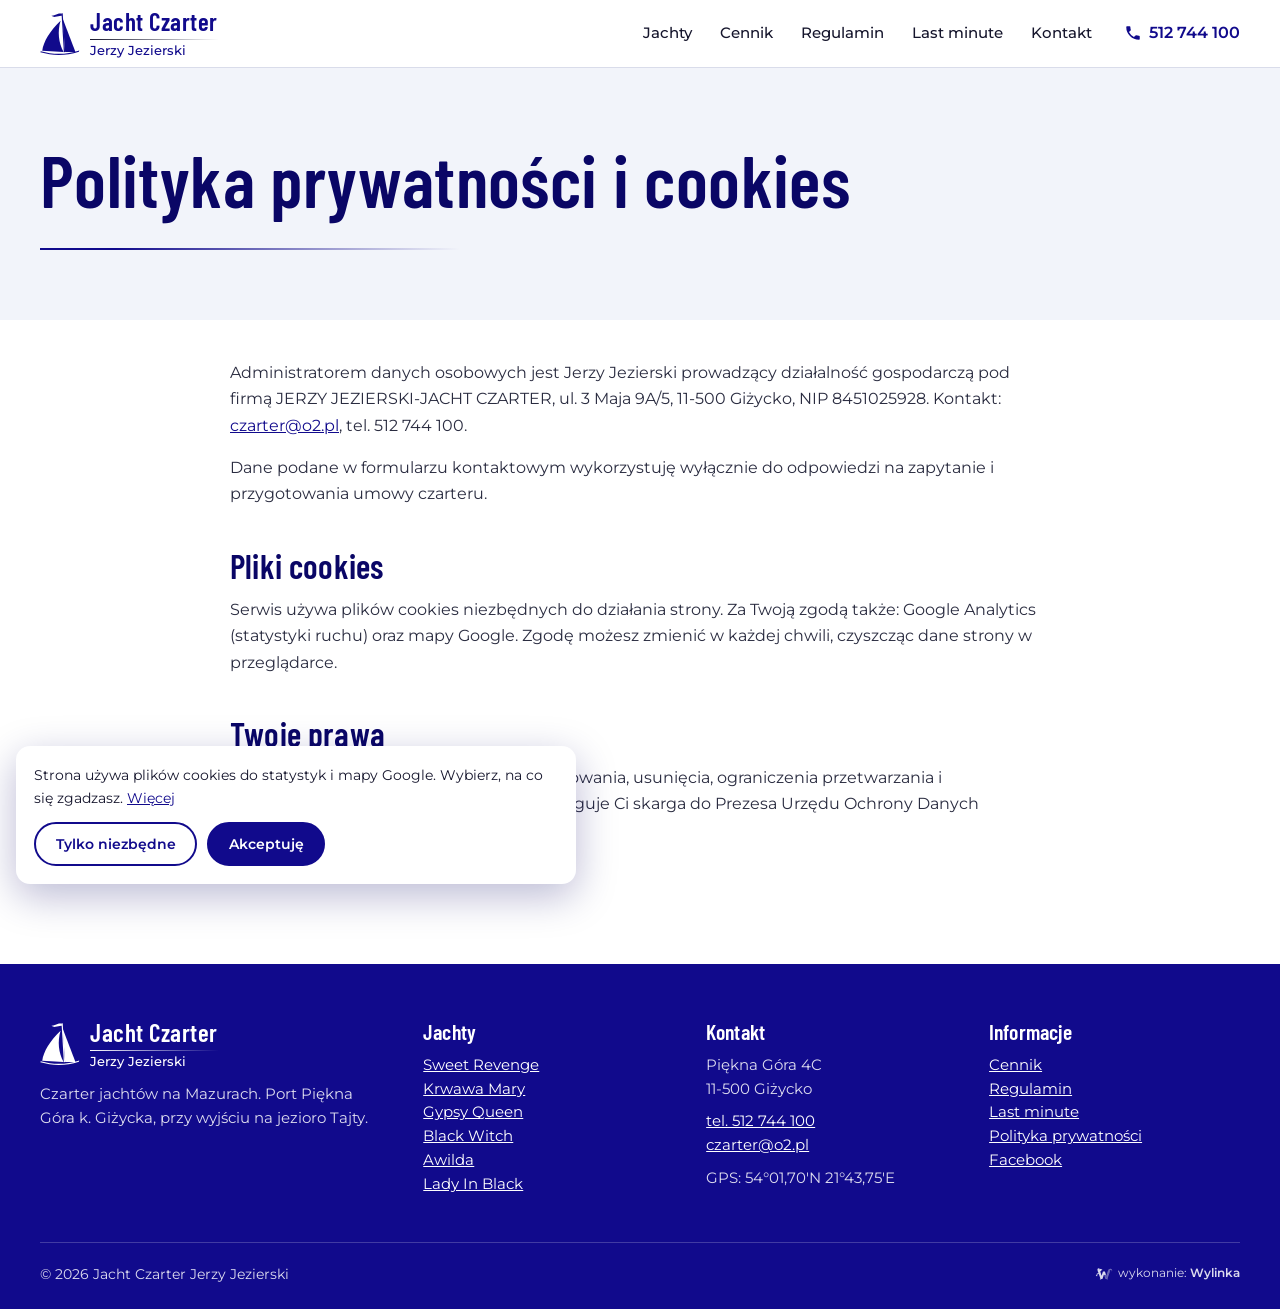
<file: polityka-prywatnosci.html>
<!doctype html>
<html lang="pl">
<head>
<meta charset="utf-8">
<meta name="viewport" content="width=device-width,initial-scale=1,viewport-fit=cover">
<meta name="robots" content="noindex,nofollow">
<title>Polityka prywatności | czarter.net</title>
<meta name="description" content="Polityka prywatności i plików cookies serwisu czarter.net.">
<meta name="theme-color" content="#ffffff">
<link rel="icon" href="img/favicon.svg" type="image/svg+xml">
<link rel="preconnect" href="https://fonts.googleapis.com">
<link rel="preconnect" href="https://fonts.gstatic.com" crossorigin>
<link href="https://fonts.googleapis.com/css2?family=Barlow+Condensed:ital,wght@0,600;1,600&family=Montserrat:wght@400;500;600&display=swap" rel="stylesheet">
<link rel="stylesheet" href="style.css?v=1">
<style>
.wylinka-badge{display:inline-flex;align-items:center;gap:.4em;color:inherit;text-decoration:none;font-size:.875em;line-height:1;opacity:.85}
.wylinka-badge:hover,.wylinka-badge:focus-visible{opacity:1}
.wylinka-badge:focus-visible{outline:2px solid currentColor;outline-offset:3px;border-radius:2px}
.wylinka-badge svg{width:18px;height:18px;flex:none;overflow:visible}
.wylinka-badge b{font-weight:600}
.wylinka-badge .wy-old{opacity:.45;transform-origin:40px 30px;transition:transform .32s cubic-bezier(.3,.7,.4,1),opacity .32s ease-out}
.wylinka-badge .wy-pod{opacity:0;transition:opacity .2s ease-out .08s}
.wylinka-badge:hover .wy-old,.wylinka-badge:focus-visible .wy-old{transform:translate(9px,7px) rotate(9deg);opacity:0}
.wylinka-badge:hover .wy-pod,.wylinka-badge:focus-visible .wy-pod{opacity:1}
@media (prefers-reduced-motion:reduce){.wylinka-badge .wy-old,.wylinka-badge .wy-pod{transition:none}.wylinka-badge:hover .wy-old,.wylinka-badge:focus-visible .wy-old{transform:none;opacity:.45}.wylinka-badge:hover .wy-pod,.wylinka-badge:focus-visible .wy-pod{opacity:0}}
</style>
</head>
<body>
<a class="skip" href="#tresc">Przejdź do treści</a>
<header class="top"><div class="wrap top-in"><a class="logo" href="index.html" aria-label="Jacht Czarter Jerzy Jezierski, strona główna"><svg viewBox="0 0 110 118" aria-hidden="true" fill="currentColor"><path d="M59.3 2.5l3.2-.3 6.4 106.6-3.3.2z"/><path d="M60 3.2c-6.3-1.5-12.6.7-19 3.6-3.1 1.4-6.4 2.4-9.6 2.2 3.4 2.6 7.5 3.7 11.6 2.8 5.8-1.3 11.4-3.9 17.5-3.1z"/><path d="M62 15.5l35.5 92.8-28.4.4z"/><path d="M56.6 22.5C28 50 9.4 79.6 6.2 105.4l58.6 3.3C51.3 82.4 47.5 52.8 56.6 22.5z"/><path d="M2 106.5c34 9.5 70 10 106-2.2l-1 3.2c-36 12-72 11.4-106 2z"/></svg><span><b>Jacht Czarter</b><small>Jerzy Jezierski</small></span></a><nav class="menu" id="menu" aria-label="Główne"><div class="rozw"><a href="jachty.html">Jachty</a><div class="podmenu"><a href="jacht-sweet-revenge.html"><b>Sweet Revenge</b><span>Maxus 24 Evo</span></a><a href="jacht-krwawa-mary.html"><b>Krwawa Mary</b><span>Antila 27</span></a><a href="jacht-gypsy-queen.html"><b>Gypsy Queen</b><span>Antila 27 Family</span></a><a href="jacht-black-witch.html"><b>Black Witch</b><span>Antila 27 Family</span></a><a href="jacht-awilda.html"><b>Awilda</b><span>Mellody 30</span></a><a href="jacht-lady-in-black.html"><b>Lady In Black</b><span>Antila 30</span></a></div></div><a href="cennik.html">Cennik</a><a href="regulamin.html">Regulamin</a><a href="last-minute.html">Last minute</a><a href="kontakt.html">Kontakt</a><a class="m-tel" href="tel:+48512744100"><svg viewBox="0 0 24 24" aria-hidden="true"><path d="M6.6 10.8a15.1 15.1 0 0 0 6.6 6.6l2.2-2.2a1 1 0 0 1 1-.25 11.4 11.4 0 0 0 3.6.57 1 1 0 0 1 1 1V20a1 1 0 0 1-1 1A17 17 0 0 1 3 4a1 1 0 0 1 1-1h3.5a1 1 0 0 1 1 1c0 1.25.2 2.45.57 3.57a1 1 0 0 1-.25 1z" fill="currentColor"/></svg>512 744 100</a></nav><a class="tel-top" href="tel:+48512744100" aria-label="Zadzwoń 512 744 100"><svg viewBox="0 0 24 24" aria-hidden="true"><path d="M6.6 10.8a15.1 15.1 0 0 0 6.6 6.6l2.2-2.2a1 1 0 0 1 1-.25 11.4 11.4 0 0 0 3.6.57 1 1 0 0 1 1 1V20a1 1 0 0 1-1 1A17 17 0 0 1 3 4a1 1 0 0 1 1-1h3.5a1 1 0 0 1 1 1c0 1.25.2 2.45.57 3.57a1 1 0 0 1-.25 1z" fill="currentColor"/></svg><span>512 744 100</span></a><button class="burger" type="button" aria-label="Menu" aria-expanded="false" aria-controls="menu"><span></span><span></span><span></span></button></div></header>
<main id="tresc">
<section class="podhero"><div class="wrap"><h1 class="horyzont">Polityka prywatności i cookies</h1></div></section>
<section class="sekcja" style="padding-top:40px"><div class="wrap waski tekst">
<p>Administratorem danych osobowych jest Jerzy Jezierski prowadzący działalność gospodarczą pod firmą JERZY JEZIERSKI-JACHT CZARTER, ul. 3 Maja 9A/5, 11-500 Giżycko, NIP 8451025928. Kontakt: <a href="mailto:czarter@o2.pl">czarter@o2.pl</a>, tel. 512 744 100.</p>
<p>Dane podane w formularzu kontaktowym wykorzystuję wyłącznie do odpowiedzi na zapytanie i przygotowania umowy czarteru.</p>
<h2>Pliki cookies</h2>
<p>Serwis używa plików cookies niezbędnych do działania strony. Za Twoją zgodą także: Google Analytics (statystyki ruchu) oraz mapy Google. Zgodę możesz zmienić w każdej chwili, czyszcząc dane strony w przeglądarce.</p>
<h2>Twoje prawa</h2>
<p>Masz prawo dostępu do danych, ich sprostowania, usunięcia, ograniczenia przetwarzania i przeniesienia oraz prawo sprzeciwu. Przysługuje Ci skarga do Prezesa Urzędu Ochrony Danych Osobowych, ul. Stawki 2, 00-193 Warszawa.</p>
</div></section>
</main>
<footer class="stopka"><div class="wrap">
<div class="st-grid">
<div class="st-marka"><a class="logo" href="index.html" aria-label="Jacht Czarter Jerzy Jezierski, strona główna"><svg viewBox="0 0 110 118" aria-hidden="true" fill="currentColor"><path d="M59.3 2.5l3.2-.3 6.4 106.6-3.3.2z"/><path d="M60 3.2c-6.3-1.5-12.6.7-19 3.6-3.1 1.4-6.4 2.4-9.6 2.2 3.4 2.6 7.5 3.7 11.6 2.8 5.8-1.3 11.4-3.9 17.5-3.1z"/><path d="M62 15.5l35.5 92.8-28.4.4z"/><path d="M56.6 22.5C28 50 9.4 79.6 6.2 105.4l58.6 3.3C51.3 82.4 47.5 52.8 56.6 22.5z"/><path d="M2 106.5c34 9.5 70 10 106-2.2l-1 3.2c-36 12-72 11.4-106 2z"/></svg><span><b>Jacht Czarter</b><small>Jerzy Jezierski</small></span></a><p>Czarter jachtów na Mazurach. Port Piękna Góra k. Giżycka, przy wyjściu na jezioro Tajty.</p></div>
<div><h3>Jachty</h3><p><a href="jacht-sweet-revenge.html">Sweet Revenge</a><br><a href="jacht-krwawa-mary.html">Krwawa Mary</a><br><a href="jacht-gypsy-queen.html">Gypsy Queen</a><br><a href="jacht-black-witch.html">Black Witch</a><br><a href="jacht-awilda.html">Awilda</a><br><a href="jacht-lady-in-black.html">Lady In Black</a></p></div>
<div><h3>Kontakt</h3><p>Piękna Góra 4C<br>11-500 Giżycko</p><p><a href="tel:+48512744100">tel. 512 744 100</a><br><a href="mailto:czarter@o2.pl">czarter@o2.pl</a></p><p>GPS: 54°01,70′N 21°43,75′E</p></div>
<div><h3>Informacje</h3><p><a href="cennik.html">Cennik</a><br><a href="regulamin.html">Regulamin</a><br><a href="last-minute.html">Last minute</a><br><a href="polityka-prywatnosci.html">Polityka prywatności</a><br><a href="https://www.facebook.com/JezierskiJ/" rel="noopener">Facebook</a></p></div>
</div>
<div class="st-dol"><span>© <span id="rok">2026</span> Jacht Czarter Jerzy Jezierski</span><a class="wylinka-badge" href="https://wylinka.pl/?utm_source=czarter.net&amp;utm_medium=stopka&amp;utm_campaign=wykonanie" rel="noopener" title="Strona wykonana przez Wylinka"><svg viewBox="0 0 64 64" aria-hidden="true" focusable="false" fill="currentColor"><path d="M9.8 22.8l-1.2-7.9 2.2-3.7 15.5 4.6-.5 1.5-7.2 5.5 4.7 15.6 5-15.6 7 0 4.1 12.7-4.2-.9-2.6 1.8-.8-2.2-5.3 15.6-4.3 0 .4 .2-2.1 2.8-1.3-1.1 1.1-1.4-3.1 .2-.1-1.7 2.2-.1-5.7-16.5-4.8 .6-.8 3.1 0 .5-.3 .5 .8 2.2-1.6 .5-.4-1.3-.8 1.6-1.5-.8 .8-1.6-1.4 .6-.6-1.6 2.3-.8 .2-.4 1.3-4.8 5.9-.8-2.4-6.9zM15.2 13.7l-.1-.4-.4 .8-.1 .8 .1 1 .1 .4 .3 .7 .3-.9 .1-.7 0-.8z"/><path class="wy-pod" d="M37.1 49.8l-4.5-13.3 2.6-1.8 4.2 .9 .9 2.8 3-9.7 0-.5 .1-.8 3.2-8.4 .5-1 .6-1 .9-1.1 1.3-1 1.1-.7 1.4-.5 1.4-.3 .7 0 .9 0 1.2 .3 1.4 .6 .8 .5 .7 .7 .6 .7 .5 .9 .3 .9 .1 .9 0 .8-.2 .9-.5 .9-.5 .6-.7 .5-.7 .3-.1-.1 0-.1 .5-.5 .3-.7 .2-.5 0-.6-.1-.6-.3-.7-.4-.5-.4-.4-.5-.3-.6-.3-.7 0-.7 .1-.6 .1-.5 .4-.5 .5-.3 .5-.2 .7-.1 1.5-1.4 5.1-.8 3.3-.3 .7-.5 .7-6 17.5 1.9 .1-.1 1.7-3.1-.2 1.1 1.4-1.3 1.1-2.1-2.8 .4-.2z"/><path class="wy-old" d="M40.8 50l.4-.2-4.1 0-4.2-12.5 2.5-1.7 4.3 .9 .6 1.9 .6-1.6 0-.3 2.4-7.8 0-.5 .1-.8 3.2-8.4 .4-.8 .6-.9 .9-1.2 .9-.9 1.3-.8 1.4-.6 1.2-.3 1.4-.1 1.3 .1 .6 .2 .8 .3 1.1 .6 .9 .7 .7 .9 .5 .9 .3 .9 .1 1.1-.1 .9-.3 .9-.4 .7-.6 .7-.6 .4-.6 .2-.1-.1 0-.1 .5-.5 .3-.7 .2-.5 0-.5-.1-.6-.2-.6-.3-.5-.4-.5-.5-.3-.6-.3-.7-.1-.6 0-.6 .1-.6 .3-.6 .5-.3 .4-.2 .5-.1 .5-.1 1.5-1.4 5.1-.8 3.3-.3 .7-.5 .7-6 17.5 1.9 .1-.1 1.7-3.1-.2 1.1 1.4-1.3 1.1zM49.6 17.1l.6 1.7-1.5 1.9 .4 .4 1.8-2.1-.7-2.1zM48.1 28.3l.5 1.8-1.7 1.8 .4 .4 1.9-2-.6-2.2zM37.9 41.7l1.7-1.5-.4-.4-1.7 1.4zM42.6 38.7l-1.5 2.8 1.1 2-1.3 2.6 .5 .2 1.5-2.8-1.1-2 1.4-2.5z"/></svg><span>wykonanie: <b>Wylinka</b></span></a></div>
</div></footer>
<div class="mob" aria-hidden="true"><a href="tel:+48512744100"><svg viewBox="0 0 24 24" aria-hidden="true"><path d="M6.6 10.8a15.1 15.1 0 0 0 6.6 6.6l2.2-2.2a1 1 0 0 1 1-.25 11.4 11.4 0 0 0 3.6.57 1 1 0 0 1 1 1V20a1 1 0 0 1-1 1A17 17 0 0 1 3 4a1 1 0 0 1 1-1h3.5a1 1 0 0 1 1 1c0 1.25.2 2.45.57 3.57a1 1 0 0 1-.25 1z" fill="currentColor"/></svg>Zadzwoń</a><a class="mob-cta" href="kontakt.html#formularz">Zapytaj o termin</a></div>
<div class="zgody" role="dialog" aria-label="Pliki cookies"><p>Strona używa plików cookies do statystyk i mapy Google. Wybierz, na co się zgadzasz. <a href="polityka-prywatnosci.html">Więcej</a></p><div><button type="button" class="btn btn-jasny" data-zgoda="niezbedne">Tylko niezbędne</button><button type="button" class="btn" data-zgoda="wszystkie">Akceptuję</button></div></div>
<script src="app.js?v=1" defer></script>
</body>
</html>
</file>
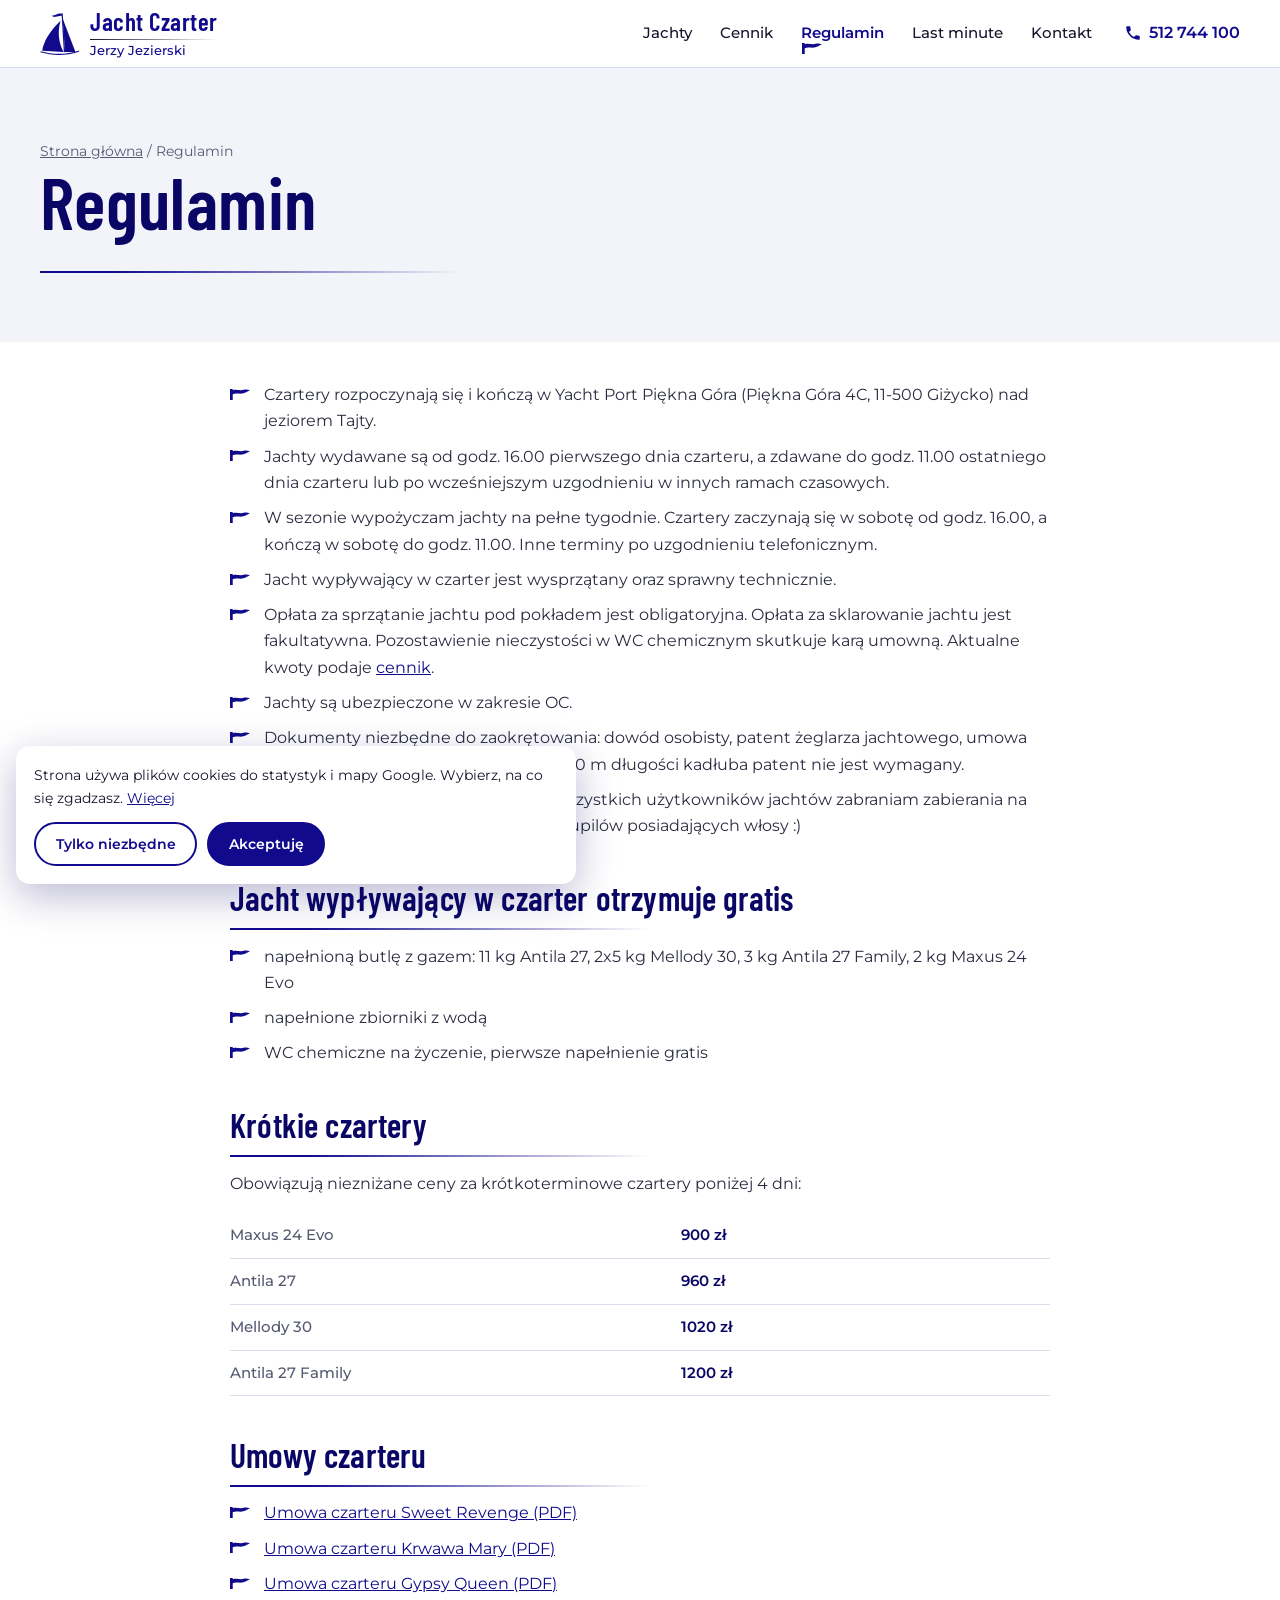
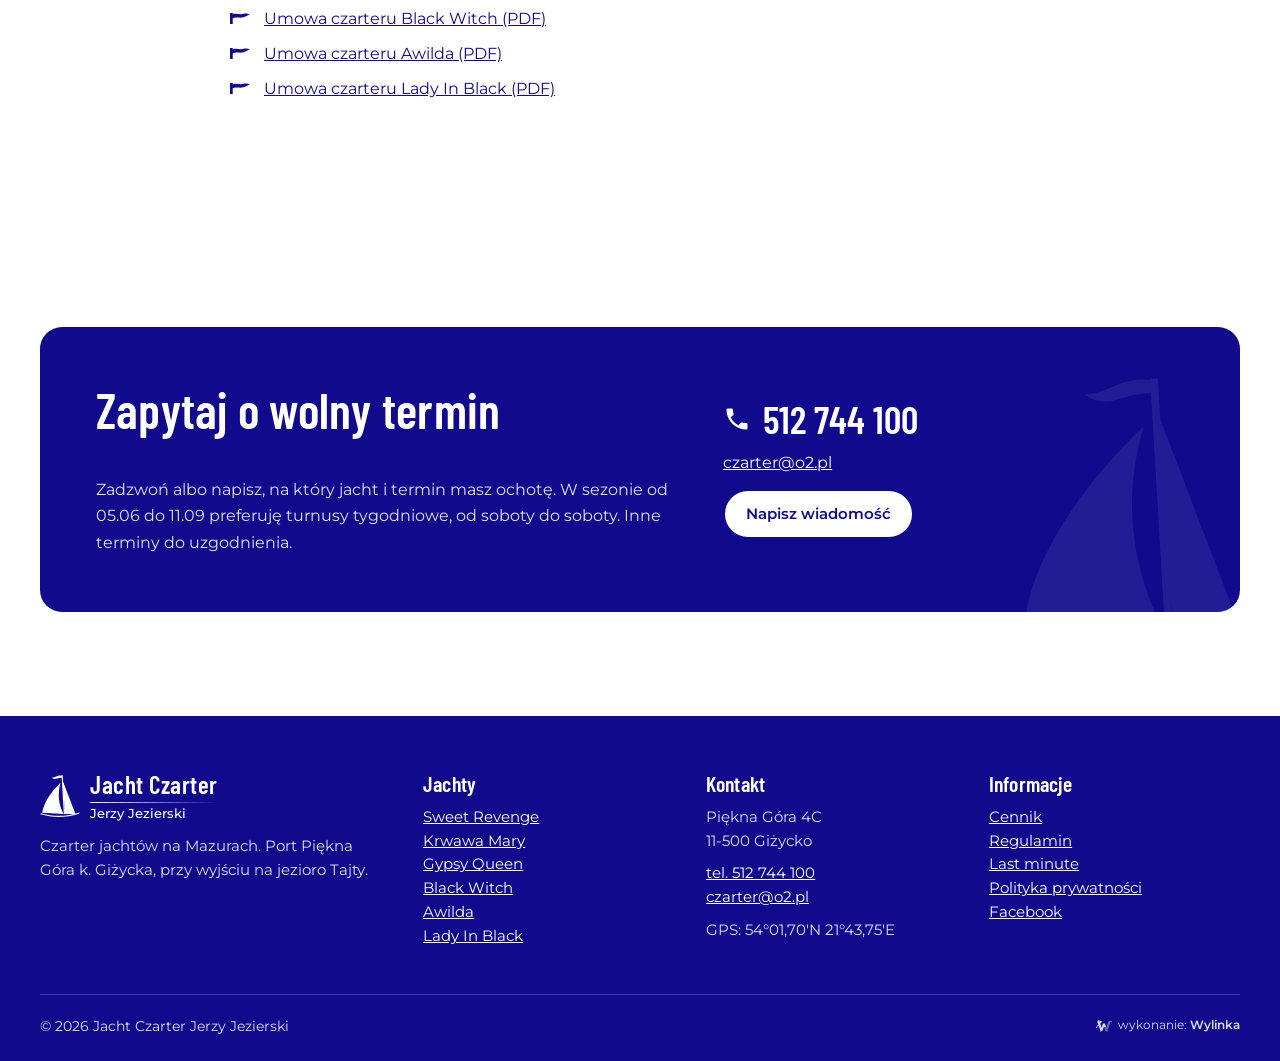
<file: regulamin.html>
<!doctype html>
<html lang="pl">
<head>
<meta charset="utf-8">
<meta name="viewport" content="width=device-width,initial-scale=1,viewport-fit=cover">
<meta name="robots" content="noindex,nofollow">
<title>Regulamin czarteru | czarter.net</title>
<meta name="description" content="Regulamin czarteru jachtów z portu Piękna Góra: godziny wydania i zdania jachtu, dokumenty, co jest w cenie, krótkie czartery.">
<meta name="theme-color" content="#ffffff">
<link rel="icon" href="img/favicon.svg" type="image/svg+xml">
<link rel="preconnect" href="https://fonts.googleapis.com">
<link rel="preconnect" href="https://fonts.gstatic.com" crossorigin>
<link href="https://fonts.googleapis.com/css2?family=Barlow+Condensed:ital,wght@0,600;1,600&family=Montserrat:wght@400;500;600&display=swap" rel="stylesheet">
<link rel="stylesheet" href="style.css?v=1">
<style>
.wylinka-badge{display:inline-flex;align-items:center;gap:.4em;color:inherit;text-decoration:none;font-size:.875em;line-height:1;opacity:.85}
.wylinka-badge:hover,.wylinka-badge:focus-visible{opacity:1}
.wylinka-badge:focus-visible{outline:2px solid currentColor;outline-offset:3px;border-radius:2px}
.wylinka-badge svg{width:18px;height:18px;flex:none;overflow:visible}
.wylinka-badge b{font-weight:600}
.wylinka-badge .wy-old{opacity:.45;transform-origin:40px 30px;transition:transform .32s cubic-bezier(.3,.7,.4,1),opacity .32s ease-out}
.wylinka-badge .wy-pod{opacity:0;transition:opacity .2s ease-out .08s}
.wylinka-badge:hover .wy-old,.wylinka-badge:focus-visible .wy-old{transform:translate(9px,7px) rotate(9deg);opacity:0}
.wylinka-badge:hover .wy-pod,.wylinka-badge:focus-visible .wy-pod{opacity:1}
@media (prefers-reduced-motion:reduce){.wylinka-badge .wy-old,.wylinka-badge .wy-pod{transition:none}.wylinka-badge:hover .wy-old,.wylinka-badge:focus-visible .wy-old{transform:none;opacity:.45}.wylinka-badge:hover .wy-pod,.wylinka-badge:focus-visible .wy-pod{opacity:0}}
</style>
</head>
<body>
<a class="skip" href="#tresc">Przejdź do treści</a>
<header class="top"><div class="wrap top-in"><a class="logo" href="index.html" aria-label="Jacht Czarter Jerzy Jezierski, strona główna"><svg viewBox="0 0 110 118" aria-hidden="true" fill="currentColor"><path d="M59.3 2.5l3.2-.3 6.4 106.6-3.3.2z"/><path d="M60 3.2c-6.3-1.5-12.6.7-19 3.6-3.1 1.4-6.4 2.4-9.6 2.2 3.4 2.6 7.5 3.7 11.6 2.8 5.8-1.3 11.4-3.9 17.5-3.1z"/><path d="M62 15.5l35.5 92.8-28.4.4z"/><path d="M56.6 22.5C28 50 9.4 79.6 6.2 105.4l58.6 3.3C51.3 82.4 47.5 52.8 56.6 22.5z"/><path d="M2 106.5c34 9.5 70 10 106-2.2l-1 3.2c-36 12-72 11.4-106 2z"/></svg><span><b>Jacht Czarter</b><small>Jerzy Jezierski</small></span></a><nav class="menu" id="menu" aria-label="Główne"><div class="rozw"><a href="jachty.html">Jachty</a><div class="podmenu"><a href="jacht-sweet-revenge.html"><b>Sweet Revenge</b><span>Maxus 24 Evo</span></a><a href="jacht-krwawa-mary.html"><b>Krwawa Mary</b><span>Antila 27</span></a><a href="jacht-gypsy-queen.html"><b>Gypsy Queen</b><span>Antila 27 Family</span></a><a href="jacht-black-witch.html"><b>Black Witch</b><span>Antila 27 Family</span></a><a href="jacht-awilda.html"><b>Awilda</b><span>Mellody 30</span></a><a href="jacht-lady-in-black.html"><b>Lady In Black</b><span>Antila 30</span></a></div></div><a href="cennik.html">Cennik</a><a href="regulamin.html" aria-current="page">Regulamin</a><a href="last-minute.html">Last minute</a><a href="kontakt.html">Kontakt</a><a class="m-tel" href="tel:+48512744100"><svg viewBox="0 0 24 24" aria-hidden="true"><path d="M6.6 10.8a15.1 15.1 0 0 0 6.6 6.6l2.2-2.2a1 1 0 0 1 1-.25 11.4 11.4 0 0 0 3.6.57 1 1 0 0 1 1 1V20a1 1 0 0 1-1 1A17 17 0 0 1 3 4a1 1 0 0 1 1-1h3.5a1 1 0 0 1 1 1c0 1.25.2 2.45.57 3.57a1 1 0 0 1-.25 1z" fill="currentColor"/></svg>512 744 100</a></nav><a class="tel-top" href="tel:+48512744100" aria-label="Zadzwoń 512 744 100"><svg viewBox="0 0 24 24" aria-hidden="true"><path d="M6.6 10.8a15.1 15.1 0 0 0 6.6 6.6l2.2-2.2a1 1 0 0 1 1-.25 11.4 11.4 0 0 0 3.6.57 1 1 0 0 1 1 1V20a1 1 0 0 1-1 1A17 17 0 0 1 3 4a1 1 0 0 1 1-1h3.5a1 1 0 0 1 1 1c0 1.25.2 2.45.57 3.57a1 1 0 0 1-.25 1z" fill="currentColor"/></svg><span>512 744 100</span></a><button class="burger" type="button" aria-label="Menu" aria-expanded="false" aria-controls="menu"><span></span><span></span><span></span></button></div></header>
<main id="tresc">
<section class="podhero"><div class="wrap"><p class="okruszki"><a href="index.html">Strona główna</a> / Regulamin</p><h1 class="horyzont">Regulamin</h1></div></section>
<section class="sekcja" style="padding-top:40px"><div class="wrap waski tekst">
<ul class="lista-p">
<li>Czartery rozpoczynają się i kończą w Yacht Port Piękna Góra (Piękna Góra 4C, 11-500 Giżycko) nad jeziorem Tajty.</li>
<li>Jachty wydawane są od godz. 16.00 pierwszego dnia czarteru, a zdawane do godz. 11.00 ostatniego dnia czarteru lub po wcześniejszym uzgodnieniu w innych ramach czasowych.</li>
<li>W sezonie wypożyczam jachty na pełne tygodnie. Czartery zaczynają się w sobotę od godz. 16.00, a kończą w sobotę do godz. 11.00. Inne terminy po uzgodnieniu telefonicznym.</li>
<li>Jacht wypływający w czarter jest wysprzątany oraz sprawny technicznie.</li>
<li>Opłata za sprzątanie jachtu pod pokładem jest obligatoryjna. Opłata za sklarowanie jachtu jest fakultatywna. Pozostawienie nieczystości w WC chemicznym skutkuje karą umowną. Aktualne kwoty podaje <a href="cennik.html">cennik</a>.</li>
<li>Jachty są ubezpieczone w zakresie OC.</li>
<li>Dokumenty niezbędne do zaokrętowania: dowód osobisty, patent żeglarza jachtowego, umowa najmu jachtu. Dla jednostek poniżej 7,50 m długości kadłuba patent nie jest wymagany.</li>
<li>Kochani, ze względów zdrowotnych wszystkich użytkowników jachtów zabraniam zabierania na jacht zwierząt. Nie dotyczy to jednak pupilów posiadających włosy :)</li>
</ul>
<h2 class="horyzont">Jacht wypływający w czarter otrzymuje gratis</h2>
<ul class="lista-p"><li>napełnioną butlę z gazem: 11 kg Antila 27, 2x5 kg Mellody 30, 3 kg Antila 27 Family, 2 kg Maxus 24 Evo</li><li>napełnione zbiorniki z wodą</li><li>WC chemiczne na życzenie, pierwsze napełnienie gratis</li></ul>
<h2 class="horyzont">Krótkie czartery</h2>
<p>Obowiązują niezniżane ceny za krótkoterminowe czartery poniżej 4 dni:</p>
<table class="tab-dane"><tr><th>Maxus 24 Evo</th><td>900 zł</td></tr><tr><th>Antila 27</th><td>960 zł</td></tr><tr><th>Mellody 30</th><td>1020 zł</td></tr><tr><th>Antila 27 Family</th><td>1200 zł</td></tr></table>
<h2 class="horyzont">Umowy czarteru</h2>
<ul class="lista-p"><li><a href="https://www.czarter.net/wp-content/uploads/2023/11/Umowa-czarteru-Sweet-Revenge.pdf" rel="noopener">Umowa czarteru Sweet Revenge (PDF)</a></li><li><a href="https://www.czarter.net/wp-content/uploads/2023/11/Umowa-czarteru-Krwawa-Mary.pdf" rel="noopener">Umowa czarteru Krwawa Mary (PDF)</a></li><li><a href="https://www.czarter.net/wp-content/uploads/2023/11/Umowa-czarteru-Gypsy-Queen.pdf" rel="noopener">Umowa czarteru Gypsy Queen (PDF)</a></li><li><a href="https://www.czarter.net/wp-content/uploads/2023/11/Umowa-czarteru-Black-Witch.pdf" rel="noopener">Umowa czarteru Black Witch (PDF)</a></li><li><a href="https://www.czarter.net/wp-content/uploads/2023/11/Umowa-czarteru-Awilda.pdf" rel="noopener">Umowa czarteru Awilda (PDF)</a></li><li><a href="https://www.czarter.net/wp-content/uploads/2025/07/Umowa-czarteru-Lady-In-Black.pdf" rel="noopener">Umowa czarteru Lady In Black (PDF)</a></li></ul>
</div></section>
<section class="sekcja"><div class="wrap"><div class="cta">
<div><h2 class="horyzont">Zapytaj o wolny termin</h2><p>Zadzwoń albo napisz, na który jacht i termin masz ochotę. W sezonie od 05.06 do 11.09 preferuję turnusy tygodniowe, od soboty do soboty. Inne terminy do uzgodnienia.</p></div>
<div class="akcje"><a class="duzy-tel" href="tel:+48512744100"><svg viewBox="0 0 24 24" aria-hidden="true"><path d="M6.6 10.8a15.1 15.1 0 0 0 6.6 6.6l2.2-2.2a1 1 0 0 1 1-.25 11.4 11.4 0 0 0 3.6.57 1 1 0 0 1 1 1V20a1 1 0 0 1-1 1A17 17 0 0 1 3 4a1 1 0 0 1 1-1h3.5a1 1 0 0 1 1 1c0 1.25.2 2.45.57 3.57a1 1 0 0 1-.25 1z" fill="currentColor"/></svg>512 744 100</a><a class="mail" href="mailto:czarter@o2.pl">czarter@o2.pl</a><a class="btn btn-jasny" href="kontakt.html#formularz">Napisz wiadomość</a></div>
<svg class="cta-zagiel" viewBox="0 0 110 118" aria-hidden="true" fill="currentColor"><path d="M59.3 2.5l3.2-.3 6.4 106.6-3.3.2z"/><path d="M60 3.2c-6.3-1.5-12.6.7-19 3.6-3.1 1.4-6.4 2.4-9.6 2.2 3.4 2.6 7.5 3.7 11.6 2.8 5.8-1.3 11.4-3.9 17.5-3.1z"/><path d="M62 15.5l35.5 92.8-28.4.4z"/><path d="M56.6 22.5C28 50 9.4 79.6 6.2 105.4l58.6 3.3C51.3 82.4 47.5 52.8 56.6 22.5z"/><path d="M2 106.5c34 9.5 70 10 106-2.2l-1 3.2c-36 12-72 11.4-106 2z"/></svg>
</div></div></section>
</main>
<footer class="stopka"><div class="wrap">
<div class="st-grid">
<div class="st-marka"><a class="logo" href="index.html" aria-label="Jacht Czarter Jerzy Jezierski, strona główna"><svg viewBox="0 0 110 118" aria-hidden="true" fill="currentColor"><path d="M59.3 2.5l3.2-.3 6.4 106.6-3.3.2z"/><path d="M60 3.2c-6.3-1.5-12.6.7-19 3.6-3.1 1.4-6.4 2.4-9.6 2.2 3.4 2.6 7.5 3.7 11.6 2.8 5.8-1.3 11.4-3.9 17.5-3.1z"/><path d="M62 15.5l35.5 92.8-28.4.4z"/><path d="M56.6 22.5C28 50 9.4 79.6 6.2 105.4l58.6 3.3C51.3 82.4 47.5 52.8 56.6 22.5z"/><path d="M2 106.5c34 9.5 70 10 106-2.2l-1 3.2c-36 12-72 11.4-106 2z"/></svg><span><b>Jacht Czarter</b><small>Jerzy Jezierski</small></span></a><p>Czarter jachtów na Mazurach. Port Piękna Góra k. Giżycka, przy wyjściu na jezioro Tajty.</p></div>
<div><h3>Jachty</h3><p><a href="jacht-sweet-revenge.html">Sweet Revenge</a><br><a href="jacht-krwawa-mary.html">Krwawa Mary</a><br><a href="jacht-gypsy-queen.html">Gypsy Queen</a><br><a href="jacht-black-witch.html">Black Witch</a><br><a href="jacht-awilda.html">Awilda</a><br><a href="jacht-lady-in-black.html">Lady In Black</a></p></div>
<div><h3>Kontakt</h3><p>Piękna Góra 4C<br>11-500 Giżycko</p><p><a href="tel:+48512744100">tel. 512 744 100</a><br><a href="mailto:czarter@o2.pl">czarter@o2.pl</a></p><p>GPS: 54°01,70′N 21°43,75′E</p></div>
<div><h3>Informacje</h3><p><a href="cennik.html">Cennik</a><br><a href="regulamin.html">Regulamin</a><br><a href="last-minute.html">Last minute</a><br><a href="polityka-prywatnosci.html">Polityka prywatności</a><br><a href="https://www.facebook.com/JezierskiJ/" rel="noopener">Facebook</a></p></div>
</div>
<div class="st-dol"><span>© <span id="rok">2026</span> Jacht Czarter Jerzy Jezierski</span><a class="wylinka-badge" href="https://wylinka.pl/?utm_source=czarter.net&amp;utm_medium=stopka&amp;utm_campaign=wykonanie" rel="noopener" title="Strona wykonana przez Wylinka"><svg viewBox="0 0 64 64" aria-hidden="true" focusable="false" fill="currentColor"><path d="M9.8 22.8l-1.2-7.9 2.2-3.7 15.5 4.6-.5 1.5-7.2 5.5 4.7 15.6 5-15.6 7 0 4.1 12.7-4.2-.9-2.6 1.8-.8-2.2-5.3 15.6-4.3 0 .4 .2-2.1 2.8-1.3-1.1 1.1-1.4-3.1 .2-.1-1.7 2.2-.1-5.7-16.5-4.8 .6-.8 3.1 0 .5-.3 .5 .8 2.2-1.6 .5-.4-1.3-.8 1.6-1.5-.8 .8-1.6-1.4 .6-.6-1.6 2.3-.8 .2-.4 1.3-4.8 5.9-.8-2.4-6.9zM15.2 13.7l-.1-.4-.4 .8-.1 .8 .1 1 .1 .4 .3 .7 .3-.9 .1-.7 0-.8z"/><path class="wy-pod" d="M37.1 49.8l-4.5-13.3 2.6-1.8 4.2 .9 .9 2.8 3-9.7 0-.5 .1-.8 3.2-8.4 .5-1 .6-1 .9-1.1 1.3-1 1.1-.7 1.4-.5 1.4-.3 .7 0 .9 0 1.2 .3 1.4 .6 .8 .5 .7 .7 .6 .7 .5 .9 .3 .9 .1 .9 0 .8-.2 .9-.5 .9-.5 .6-.7 .5-.7 .3-.1-.1 0-.1 .5-.5 .3-.7 .2-.5 0-.6-.1-.6-.3-.7-.4-.5-.4-.4-.5-.3-.6-.3-.7 0-.7 .1-.6 .1-.5 .4-.5 .5-.3 .5-.2 .7-.1 1.5-1.4 5.1-.8 3.3-.3 .7-.5 .7-6 17.5 1.9 .1-.1 1.7-3.1-.2 1.1 1.4-1.3 1.1-2.1-2.8 .4-.2z"/><path class="wy-old" d="M40.8 50l.4-.2-4.1 0-4.2-12.5 2.5-1.7 4.3 .9 .6 1.9 .6-1.6 0-.3 2.4-7.8 0-.5 .1-.8 3.2-8.4 .4-.8 .6-.9 .9-1.2 .9-.9 1.3-.8 1.4-.6 1.2-.3 1.4-.1 1.3 .1 .6 .2 .8 .3 1.1 .6 .9 .7 .7 .9 .5 .9 .3 .9 .1 1.1-.1 .9-.3 .9-.4 .7-.6 .7-.6 .4-.6 .2-.1-.1 0-.1 .5-.5 .3-.7 .2-.5 0-.5-.1-.6-.2-.6-.3-.5-.4-.5-.5-.3-.6-.3-.7-.1-.6 0-.6 .1-.6 .3-.6 .5-.3 .4-.2 .5-.1 .5-.1 1.5-1.4 5.1-.8 3.3-.3 .7-.5 .7-6 17.5 1.9 .1-.1 1.7-3.1-.2 1.1 1.4-1.3 1.1zM49.6 17.1l.6 1.7-1.5 1.9 .4 .4 1.8-2.1-.7-2.1zM48.1 28.3l.5 1.8-1.7 1.8 .4 .4 1.9-2-.6-2.2zM37.9 41.7l1.7-1.5-.4-.4-1.7 1.4zM42.6 38.7l-1.5 2.8 1.1 2-1.3 2.6 .5 .2 1.5-2.8-1.1-2 1.4-2.5z"/></svg><span>wykonanie: <b>Wylinka</b></span></a></div>
</div></footer>
<div class="mob" aria-hidden="true"><a href="tel:+48512744100"><svg viewBox="0 0 24 24" aria-hidden="true"><path d="M6.6 10.8a15.1 15.1 0 0 0 6.6 6.6l2.2-2.2a1 1 0 0 1 1-.25 11.4 11.4 0 0 0 3.6.57 1 1 0 0 1 1 1V20a1 1 0 0 1-1 1A17 17 0 0 1 3 4a1 1 0 0 1 1-1h3.5a1 1 0 0 1 1 1c0 1.25.2 2.45.57 3.57a1 1 0 0 1-.25 1z" fill="currentColor"/></svg>Zadzwoń</a><a class="mob-cta" href="kontakt.html#formularz">Zapytaj o termin</a></div>
<div class="zgody" role="dialog" aria-label="Pliki cookies"><p>Strona używa plików cookies do statystyk i mapy Google. Wybierz, na co się zgadzasz. <a href="polityka-prywatnosci.html">Więcej</a></p><div><button type="button" class="btn btn-jasny" data-zgoda="niezbedne">Tylko niezbędne</button><button type="button" class="btn" data-zgoda="wszystkie">Akceptuję</button></div></div>
<script src="app.js?v=1" defer></script>
</body>
</html>
</file>
<file: style.css>
:root{
  --ul:#110a8c;--ul2:#0a0666;--ul-j:#2b22b8;--tlo:#f2f4fa;--tlo2:#e7eaf6;--tekst:#15152c;--szary:#565a72;--linia:#d9dcea;
  --r:14px;--cien:0 1px 2px rgba(17,10,140,.06),0 10px 30px -12px rgba(17,10,140,.22);
  --f-n:"Barlow Condensed",Arial Narrow,sans-serif;--f:"Montserrat",system-ui,sans-serif;
  --hh:68px
}
*{box-sizing:border-box}
html{-webkit-text-size-adjust:100%;scroll-padding-top:calc(var(--hh) + 12px)}
body{margin:0;font:400 16px/1.65 var(--f);color:var(--tekst);background:#fff;overflow-x:hidden}
img{max-width:100%;height:auto;display:block}
a svg,summary svg{width:18px;height:18px;flex:none}
a{color:var(--ul)}
h1,h2,h3{font-family:var(--f-n);font-weight:600;line-height:1.05;letter-spacing:.005em;margin:0 0 .4em;color:var(--ul2)}
h1{font-size:clamp(2.6rem,7vw,4.6rem)}
h2{font-size:clamp(2.1rem,4.4vw,3.1rem)}
h3{font-size:1.6rem}
p{margin:0 0 1em}
.wrap{width:min(1200px,100% - 32px);margin-inline:auto}
.waski{max-width:820px}
.skip{position:absolute;left:-999px;top:8px;background:#fff;padding:8px 12px;z-index:100}
.skip:focus{left:8px}
.btn{display:inline-flex;align-items:center;justify-content:center;gap:.5em;min-height:50px;padding:0 1.4em;border-radius:999px;background:var(--ul);color:#fff;font:600 15px/1 var(--f);text-decoration:none;border:2px solid var(--ul);cursor:pointer;transition:background .2s,transform .2s}
.btn:hover{background:var(--ul2);border-color:var(--ul2)}
.btn:active{transform:scale(.98)}
.btn-jasny{background:#fff;color:var(--ul)}
.btn-jasny:hover{background:var(--tlo);color:var(--ul2)}
.btn-obrys{background:transparent;color:#fff;border-color:rgba(255,255,255,.7)}
.btn-obrys:hover{background:rgba(255,255,255,.14);border-color:#fff}
.btn svg{width:18px;height:18px}

/* proporzec i linia horyzontu (motyw z logo) */
.proporzec{display:inline-block;width:22px;height:12px;background:currentColor;-webkit-mask:url("data:image/svg+xml,%3Csvg xmlns='http://www.w3.org/2000/svg' viewBox='0 0 22 12'%3E%3Cpath d='M0 0h3v12H0zM3 1.2c4-1.6 8 .9 12-.4 2.3-.7 4.6-.4 7 .6-3 1.6-5.6 3.2-8.4 3.6-3.6.5-7.2-.9-10.6.6z'/%3E%3C/svg%3E") center/contain no-repeat;mask:url("data:image/svg+xml,%3Csvg xmlns='http://www.w3.org/2000/svg' viewBox='0 0 22 12'%3E%3Cpath d='M0 0h3v12H0zM3 1.2c4-1.6 8 .9 12-.4 2.3-.7 4.6-.4 7 .6-3 1.6-5.6 3.2-8.4 3.6-3.6.5-7.2-.9-10.6.6z'/%3E%3C/svg%3E") center/contain no-repeat}
.horyzont{position:relative;padding-bottom:.45em}
.horyzont::after{content:"";position:absolute;left:0;bottom:0;width:min(420px,90%);height:2px;background:linear-gradient(90deg,var(--ul) 0,var(--ul) 18%,rgba(17,10,140,0) 100%)}
.centr .horyzont::after{left:50%;transform:translateX(-50%);background:linear-gradient(90deg,rgba(17,10,140,0),var(--ul) 50%,rgba(17,10,140,0))}
.lista-p{list-style:none;padding:0;margin:0 0 1em}
.lista-p li{position:relative;padding-left:34px;margin:0 0 .55em}
.lista-p li::before{content:"";position:absolute;left:0;top:.42em;width:20px;height:11px;background:var(--ul);-webkit-mask:url("data:image/svg+xml,%3Csvg xmlns='http://www.w3.org/2000/svg' viewBox='0 0 22 12'%3E%3Cpath d='M0 0h3v12H0zM3 1.2c4-1.6 8 .9 12-.4 2.3-.7 4.6-.4 7 .6-3 1.6-5.6 3.2-8.4 3.6-3.6.5-7.2-.9-10.6.6z'/%3E%3C/svg%3E") center/contain no-repeat;mask:url("data:image/svg+xml,%3Csvg xmlns='http://www.w3.org/2000/svg' viewBox='0 0 22 12'%3E%3Cpath d='M0 0h3v12H0zM3 1.2c4-1.6 8 .9 12-.4 2.3-.7 4.6-.4 7 .6-3 1.6-5.6 3.2-8.4 3.6-3.6.5-7.2-.9-10.6.6z'/%3E%3C/svg%3E") center/contain no-repeat}

/* nagłówek */
.top{position:sticky;top:0;z-index:50;background:#fff;border-bottom:1px solid var(--linia)}
.top-in{height:calc(var(--hh) - 1px);display:flex;align-items:center;gap:20px}
.logo{display:flex;align-items:center;gap:10px;text-decoration:none;color:var(--ul);flex:none}
.logo svg{width:40px;height:44px;flex:none}
.logo span{display:flex;flex-direction:column;line-height:1}
.logo b{font:600 25px/1 var(--f-n);letter-spacing:.02em;color:var(--ul)}
.logo small{font:500 12.5px/1 var(--f);color:var(--ul);margin-top:5px;padding-top:5px;border-top:1px solid;border-image:linear-gradient(90deg,var(--tekst),rgba(0,0,0,0)) 1}
.menu{display:flex;align-items:center;gap:4px;margin-left:auto}
.menu>a,.menu .rozw>a{position:relative;display:block;padding:10px 12px;color:var(--tekst);text-decoration:none;font-weight:500;font-size:15px}
.menu>a:hover,.menu .rozw>a:hover{color:var(--ul)}
.menu a[aria-current="page"]{color:var(--ul);font-weight:600}
.menu>a[aria-current="page"]::after,.menu .rozw>a[aria-current="page"]::after{content:"";position:absolute;left:12px;bottom:2px;width:22px;height:11px;background:var(--ul);-webkit-mask:url("data:image/svg+xml,%3Csvg xmlns='http://www.w3.org/2000/svg' viewBox='0 0 22 12'%3E%3Cpath d='M0 0h3v12H0zM3 1.2c4-1.6 8 .9 12-.4 2.3-.7 4.6-.4 7 .6-3 1.6-5.6 3.2-8.4 3.6-3.6.5-7.2-.9-10.6.6z'/%3E%3C/svg%3E") center/contain no-repeat;mask:url("data:image/svg+xml,%3Csvg xmlns='http://www.w3.org/2000/svg' viewBox='0 0 22 12'%3E%3Cpath d='M0 0h3v12H0zM3 1.2c4-1.6 8 .9 12-.4 2.3-.7 4.6-.4 7 .6-3 1.6-5.6 3.2-8.4 3.6-3.6.5-7.2-.9-10.6.6z'/%3E%3C/svg%3E") center/contain no-repeat}
.rozw{position:relative}
.podmenu{position:absolute;left:-10px;top:100%;min-width:280px;background:#fff;border:1px solid var(--linia);border-radius:var(--r);box-shadow:var(--cien);padding:8px;display:none}
.rozw:hover .podmenu,.rozw:focus-within .podmenu{display:block}
.podmenu a{display:flex;justify-content:space-between;gap:12px;padding:9px 12px;border-radius:9px;text-decoration:none;color:var(--tekst);font-size:14.5px}
.podmenu a b{font:600 18px/1.1 var(--f-n);color:var(--ul2)}
.podmenu a span{color:var(--szary);font-size:13px;align-self:center}
.podmenu a:hover,.podmenu a[aria-current="page"]{background:var(--tlo)}
.tel-top{display:flex;align-items:center;gap:7px;font-weight:600;color:var(--ul);text-decoration:none;white-space:nowrap}
.tel-top svg{width:18px;height:18px}
.burger{display:none;margin-left:auto;width:46px;height:46px;border:0;background:transparent;border-radius:10px;cursor:pointer;padding:11px}
.burger span{display:block;height:2px;background:var(--ul);margin:5px 0;border-radius:2px;transition:transform .25s,opacity .2s}
.burger[aria-expanded="true"] span:nth-child(1){transform:translateY(7px) rotate(45deg)}
.burger[aria-expanded="true"] span:nth-child(2){opacity:0}
.burger[aria-expanded="true"] span:nth-child(3){transform:translateY(-7px) rotate(-45deg)}
.m-tel{display:none!important}

/* hero */
.hero{display:grid;grid-template-columns:minmax(0,1fr) minmax(0,1.22fr);min-height:calc(100svh - var(--hh));background:#fff}
.hero-in{align-self:center;padding:48px clamp(28px,4vw,64px) 48px max(16px,calc((100vw - 1200px)/2))}
.hero h1{color:var(--ul);max-width:14ch;margin-bottom:.3em}
.hero .lead{font-size:clamp(1rem,1.3vw,1.15rem);max-width:40ch;margin-bottom:1.4em;color:var(--szary)}
.hero-cta{display:flex;flex-wrap:wrap;gap:12px}
.hero .miejsce{display:inline-flex;align-items:center;gap:10px;font-weight:600;font-size:14px;margin-bottom:16px;color:var(--ul)}
.hero .hero-liczby{margin-top:36px;max-width:460px}
.hero-foto{position:relative;overflow:hidden;background:var(--tlo2)}
.hero-foto img{position:absolute;inset:0;width:100%;height:100%;object-fit:cover;object-position:40% 50%}
.hero-foto::after{content:"";position:absolute;left:0;right:0;bottom:0;height:4px;background:linear-gradient(90deg,var(--ul),rgba(17,10,140,0))}

/* sekcje */
.sekcja{padding:clamp(56px,9vw,104px) 0}
.sekcja.tlo{background:var(--tlo)}
.naglowek{display:flex;justify-content:space-between;align-items:end;gap:20px;margin-bottom:28px;flex-wrap:wrap}
.naglowek p{margin:0;color:var(--szary);max-width:52ch}
.centr{text-align:center}

/* karuzele */
.karuzela{position:relative}
.tor{display:flex;gap:16px;overflow-x:auto;scroll-snap-type:x mandatory;scrollbar-width:none;-webkit-overflow-scrolling:touch;overscroll-behavior-x:contain;cursor:grab;padding-bottom:4px}
.tor::-webkit-scrollbar{display:none}
.tor.ciag{cursor:grabbing;scroll-snap-type:none}
.tor.ciag *{pointer-events:none}
.tor>*{scroll-snap-align:start;flex:none}
.nawig{display:flex;align-items:center;gap:10px;margin-top:18px}
.nawig.zbedna{display:none}
.nawig button{width:46px;height:46px;border-radius:50%;border:1.5px solid var(--ul);background:#fff;color:var(--ul);cursor:pointer;display:grid;place-items:center}
.nawig button:disabled{opacity:.3;cursor:default}
.nawig button svg{width:18px;height:18px}
.licznik{font:600 18px/1 var(--f-n);color:var(--ul);min-width:56px}

/* karty jachtów */
.jacht{width:min(360px,82vw);background:#fff;border-radius:var(--r);overflow:hidden;box-shadow:var(--cien);text-decoration:none;color:inherit;display:flex;flex-direction:column}
.jacht .fot{aspect-ratio:4/3;overflow:hidden;position:relative;background:var(--tlo2)}
.jacht .fot img{width:100%;height:100%;object-fit:cover;transition:transform .5s}
.jacht:hover .fot img{transform:scale(1.04)}
.bandera{position:absolute;left:0;bottom:14px;background:var(--ul);color:#fff;font:600 italic 22px/1 var(--f-n);padding:8px 26px 8px 14px;clip-path:polygon(0 0,100% 0,calc(100% - 12px) 50%,100% 100%,0 100%)}
.jacht .opis{padding:18px 20px 20px;display:flex;flex-direction:column;flex:1}
.jacht h3{font-size:1.55rem;margin:0 0 .15em}
.jacht .model{color:var(--szary);font-size:14px;margin:0 0 14px}
.liczby{display:grid;grid-template-columns:repeat(3,1fr);border-top:1px solid var(--linia);padding-top:12px;margin-top:auto}
.liczby div{font-size:12.5px;color:var(--szary);line-height:1.3}
.liczby b{display:block;font:600 22px/1.1 var(--f-n);color:var(--ul2)}
.jacht .wiecej{margin-top:14px;font-weight:600;font-size:14.5px;color:var(--ul);display:flex;align-items:center;gap:6px}
.siatka-jachtow{display:grid;grid-template-columns:repeat(3,1fr);gap:24px}
.siatka-jachtow .jacht{width:auto}

/* port */
.port{display:grid;grid-template-columns:1.1fr 1fr;gap:clamp(28px,5vw,64px);align-items:center}
.port .fot{border-radius:var(--r);overflow:hidden;box-shadow:var(--cien)}
.port .fot img{width:100%;aspect-ratio:4/3;object-fit:cover}
.gps{display:inline-flex;gap:10px;align-items:center;background:var(--tlo);border-radius:999px;padding:8px 16px;font-weight:600;font-size:14px;color:var(--ul2)}

/* atuty */
.atuty{display:grid;grid-template-columns:repeat(3,1fr);gap:20px}
.atut{background:#fff;border-radius:var(--r);padding:26px 24px;border:1px solid var(--linia)}
.atut h3{font-size:1.5rem;display:flex;align-items:center;gap:10px}
.atut h3 .proporzec{color:var(--ul)}
.atut p,.atut li{color:var(--szary);font-size:15px}

/* cennik skrót */
.ceny-skrot{display:grid;grid-template-columns:repeat(3,1fr);gap:20px}
.cena-k{border-radius:var(--r);padding:24px;background:var(--ul);color:#fff}
.cena-k:nth-child(2){background:var(--ul2)}
.cena-k:nth-child(3){background:#fff;color:var(--tekst);border:1px solid var(--linia)}
.cena-k b{display:block;font:600 2.6rem/1 var(--f-n);margin:.15em 0 .2em}
.cena-k:nth-child(3) b{color:var(--ul2)}
.cena-k p{margin:0;font-size:14.5px;opacity:.9}

/* galeria pasek */
.foto-k{width:min(440px,78vw);border-radius:var(--r);overflow:hidden;background:var(--tlo2)}
.foto-k img{width:100%;aspect-ratio:4/3;object-fit:cover}
.foto-k.pion{width:min(300px,56vw)}
.foto-k.pion img{aspect-ratio:3/4}

/* CTA */
.cta{background:var(--ul);color:#fff;border-radius:22px;padding:clamp(32px,5vw,56px);display:grid;grid-template-columns:1.3fr 1fr;gap:28px;align-items:center;position:relative;overflow:hidden}
.cta h2{color:#fff}
.cta p{color:rgba(255,255,255,.88);margin:0}
.cta .akcje{display:flex;flex-direction:column;gap:12px;align-items:flex-start}
.cta .duzy-tel{font:600 2.4rem/1 var(--f-n);color:#fff;text-decoration:none;display:flex;align-items:center;gap:12px}
.cta .duzy-tel svg{width:28px;height:28px}
.cta a.mail{color:#fff}
.cta-zagiel{position:absolute;right:-30px;bottom:-40px;width:260px;opacity:.08;color:#fff;pointer-events:none}

/* podstrony */
.podhero{padding:clamp(36px,6vw,72px) 0 clamp(24px,4vw,40px);background:var(--tlo)}
.podhero p{color:var(--szary);max-width:60ch;margin:0}
.okruszki{font-size:13.5px;color:var(--szary);margin-bottom:12px}
.okruszki a{color:var(--szary)}
.tekst h2{font-size:2.1rem;margin-top:1.2em}
.tekst p,.tekst li{color:#2a2c40}

/* podstrona jachtu */
.j-gora{display:grid;grid-template-columns:minmax(0,1.45fr) minmax(0,1fr);grid-template-areas:'gal tyt' 'gal info';grid-template-rows:auto 1fr;column-gap:clamp(24px,4vw,48px);align-items:start;padding:clamp(20px,4vw,44px) 0 clamp(36px,6vw,64px)}
.j-tyt{grid-area:tyt}.j-galeria{grid-area:gal}.j-info{grid-area:info}
.j-tyt h1{font-style:italic;margin:0;color:var(--ul)}
.j-tyt .model{font:600 1.35rem/1.2 var(--f-n);color:var(--tekst);margin:4px 0 16px}
.j-galeria .tor>*{width:100%}
.j-galeria figure{margin:0;border-radius:var(--r);overflow:hidden;background:var(--tlo2);aspect-ratio:4/3}
.j-galeria figure img{width:100%;height:100%;object-fit:cover}
.j-galeria figure.cont img{object-fit:contain;background:var(--tlo2)}
.j-info h1{font-style:italic;margin:0;color:var(--ul)}
.j-info .model{font:600 1.35rem/1.2 var(--f-n);color:var(--tekst);margin:4px 0 16px}
.j-info .liczby{margin:0 0 18px;border-top:0;padding:0}
.j-info .chipy{margin:18px 0 0}
.j-info .liczby b{font-size:28px}
.cena-box{background:var(--tlo);border-radius:var(--r);padding:18px 20px;margin-bottom:18px}
.cena-box .od{font:600 2.4rem/1 var(--f-n);color:var(--ul2)}
.cena-box p{margin:6px 0 0;font-size:14px;color:var(--szary)}
.j-akcje{display:flex;flex-wrap:wrap;gap:10px}
.chipy{display:flex;flex-wrap:wrap;gap:8px;margin:0 0 18px;padding:0;list-style:none}
.chipy li{background:#fff;border:1px solid var(--linia);border-radius:999px;padding:5px 12px;font-size:13px;font-weight:500;color:var(--ul2)}
.j-dane{display:grid;grid-template-columns:1fr 1fr;gap:clamp(24px,4vw,56px)}
.tab-dane{width:100%;border-collapse:collapse;font-size:15px}
.tab-dane th,.tab-dane td{text-align:left;padding:10px 0;border-bottom:1px solid var(--linia);vertical-align:top}
.tab-dane th{font-weight:500;color:var(--szary);width:55%}
.tab-dane td{font-weight:600;color:var(--ul2)}
.wyp{columns:2;column-gap:36px}
.wyp li{break-inside:avoid;font-size:15px}
details.wiecej-w summary{cursor:pointer;font-weight:600;color:var(--ul);list-style:none;display:inline-flex;gap:8px;align-items:center;margin-top:6px;min-height:44px}
details.wiecej-w summary::-webkit-details-marker{display:none}
details.wiecej-w[open] summary{display:none}
.pliki a{display:inline-flex;align-items:center;gap:8px;font-weight:600}

/* cennik */
.przelacz{display:none;gap:8px;overflow-x:auto;scrollbar-width:none;margin-bottom:14px;padding-bottom:2px}
.przelacz::-webkit-scrollbar{display:none}
.przelacz button{flex:none;border:1.5px solid var(--ul);background:#fff;color:var(--ul);border-radius:999px;padding:9px 14px;font:600 14px/1 var(--f);cursor:pointer;min-height:42px}
.przelacz button[aria-pressed="true"]{background:var(--ul);color:#fff}
.tab-cen{width:100%;border-collapse:separate;border-spacing:0;font-size:15px;background:#fff;border-radius:var(--r);overflow:hidden;box-shadow:var(--cien)}
.tab-cen th,.tab-cen td{padding:11px 12px;text-align:right;border-bottom:1px solid var(--linia)}
.tab-cen th:first-child,.tab-cen td:first-child{text-align:left;white-space:nowrap}
.tab-cen{table-layout:fixed}
.tab-cen thead th:first-child{width:150px}
.tab-cen thead th{background:var(--ul);color:#fff;font-weight:500;vertical-align:bottom}
.tab-cen thead th b{display:block;font:600 italic 20px/1.05 var(--f-n)}
.tab-cen thead th small{display:block;font-size:12px;opacity:.85}
.tab-cen thead th .wyp-t{font-size:11.5px;opacity:.75;margin-top:4px;line-height:1.3}
.tab-cen tbody td{font-variant-numeric:tabular-nums;font-weight:600;color:var(--ul2)}
.tab-cen tbody td:first-child{font-weight:500;color:var(--tekst)}
.tab-cen tbody td:first-child small{color:var(--szary);font-weight:400}
.tab-cen tbody tr:nth-child(even) td{background:#fafbfe}
.tab-cen tr.lato td{background:#eef0fb!important}
.uwaga{font-size:14px;color:var(--szary);margin-top:12px}
.oplaty{display:grid;grid-template-columns:repeat(2,1fr);gap:20px}

/* kontakt */
.kontakt-g{display:grid;grid-template-columns:1fr 1.15fr;gap:clamp(28px,5vw,64px);align-items:start}
.adres-k{background:var(--tlo);border-radius:var(--r);padding:26px}
.adres-k p{margin:0 0 .7em}
.adres-k a{font-weight:600}
.mapa{border-radius:var(--r);overflow:hidden;border:1px solid var(--linia);margin-top:20px;aspect-ratio:4/3;background:var(--tlo2)}
.mapa iframe{width:100%;height:100%;border:0;display:block}
form.formularz{display:grid;gap:14px}
.pola2{display:grid;grid-template-columns:1fr 1fr;gap:14px}
label{font-size:14px;font-weight:600;color:var(--ul2);display:grid;gap:6px}
input,select,textarea{font:400 16px/1.4 var(--f);color:var(--tekst);border:1.5px solid var(--linia);border-radius:10px;padding:12px 14px;background:#fff;width:100%;min-height:50px}
textarea{min-height:120px;resize:vertical}
input:focus,select:focus,textarea:focus{outline:2px solid var(--ul);outline-offset:1px;border-color:var(--ul)}
.zgoda{display:flex;gap:10px;align-items:flex-start;font-weight:400;font-size:13px;color:var(--szary)}
.zgoda input{width:20px;height:20px;min-height:0;flex:none;margin-top:2px}
.info-form{font-size:14px;color:var(--ul);font-weight:600;min-height:1.4em;margin:0}

/* stopka */
.stopka{background:var(--ul);color:rgba(255,255,255,.86);padding:56px 0 24px;font-size:14.5px}
.stopka a{color:#fff}
.st-grid{display:grid;grid-template-columns:1.4fr 1fr 1fr 1fr;gap:32px}
.stopka h3{color:#fff;font-size:1.35rem;margin-bottom:.5em}
.stopka p{margin:0 0 .6em}
.st-marka .logo{color:#fff;margin-bottom:14px}
.st-marka .logo b,.st-marka .logo small{color:#fff}
.st-marka .logo small{border-image:linear-gradient(90deg,#fff,rgba(255,255,255,0)) 1}
.st-dol{display:flex;justify-content:space-between;align-items:center;gap:16px;flex-wrap:wrap;border-top:1px solid rgba(255,255,255,.2);margin-top:36px;padding-top:20px;font-size:13.5px}

/* pasek mobilny i zgody */
.mob{display:none}
.zgody{position:fixed;left:16px;right:16px;bottom:16px;z-index:60;max-width:560px;background:#fff;border-radius:var(--r);box-shadow:0 12px 40px rgba(10,6,102,.28);padding:18px;display:none;font-size:14px}
.zgody.pokaz{display:block}
.zgody p{margin:0 0 12px}
.zgody div{display:flex;gap:10px;flex-wrap:wrap}
.zgody .btn{min-height:44px;font-size:14px}

@media (max-width:1080px){
  .menu{position:fixed;inset:var(--hh) 0 0 0;background:#fff;flex-direction:column;align-items:stretch;gap:0;padding:12px 16px 32px;overflow-y:auto;opacity:0;visibility:hidden;transform:translateY(-10px);transition:opacity .25s ease,transform .25s ease,visibility 0s .25s;margin:0}
  .menu.open{opacity:1;visibility:visible;transform:none;transition:opacity .25s ease,transform .25s ease}
  .menu>a,.menu .rozw>a{font:600 30px/1.1 var(--f-n);padding:12px 4px;border-bottom:1px solid var(--linia);color:var(--ul2)}
  .menu>a[aria-current="page"]::after,.menu .rozw>a[aria-current="page"]::after{left:auto;right:6px;bottom:auto;top:50%;transform:translateY(-50%)}
  .podmenu{display:block;position:static;border:0;box-shadow:none;padding:4px 0 8px;min-width:0}
  .podmenu a{padding:8px 4px}
  .m-tel{display:flex!important;align-items:center;gap:10px;margin-top:18px;font:600 26px/1 var(--f-n)!important;color:var(--ul)!important;border:0!important}
  .m-tel svg{width:22px;height:22px}
  .burger{display:block}
  .tel-top{margin-left:auto}
  .tel-top+.burger{margin-left:0}
  .siatka-jachtow{grid-template-columns:repeat(2,1fr)}
  .st-grid{grid-template-columns:1fr 1fr}
}
@media (max-width:860px){
  .port,.cta,.kontakt-g,.j-dane{grid-template-columns:1fr}
  .j-gora{grid-template-columns:minmax(0,1fr);grid-template-areas:'tyt' 'gal' 'info';grid-template-rows:auto;row-gap:14px}
  .j-tyt .model{margin-bottom:0}
  .atuty,.ceny-skrot{grid-template-columns:1fr}
  .oplaty{grid-template-columns:1fr}
}
@media (max-width:640px){
  :root{--hh:62px}
  body{font-size:15.5px}
  .logo svg{width:34px;height:38px}
  .logo b{font-size:21px}
  .logo small{font-size:11px}
  .tel-top span{display:none}
  .tel-top{width:44px;height:44px;justify-content:center;border-radius:50%;background:var(--tlo)}
  .hero{grid-template-columns:1fr;grid-template-rows:minmax(240px,1fr) auto}
  .hero-foto{grid-row:1}
  .hero-foto img{object-position:30% 58%}
  .hero-in{grid-row:2;padding:18px 16px 20px}
  .hero .miejsce{margin-bottom:8px;font-size:13px}
  .hero h1{font-size:2.6rem;margin-bottom:.2em}
  .hero .lead{font-size:15px;margin-bottom:14px}
  .hero-cta .btn{flex:1 1 auto}
  .hero .hero-liczby{display:none}
  .siatka-jachtow{grid-template-columns:1fr}
  .wyp{columns:1}
  .j-gora{padding-top:14px;row-gap:12px}
  .j-tyt .okruszki{display:none}
  .j-tyt h1{font-size:2.5rem}
  .j-galeria .nawig{margin-top:10px}
  .j-galeria .nawig button{width:40px;height:40px}
  .j-info .liczby{margin-bottom:12px}
  .j-info .liczby b{font-size:24px}
  .cena-box{padding:14px 16px;margin-bottom:14px}
  .cena-box .od{font-size:2rem}
  .j-akcje .btn{flex:1 1 auto}
  .j-info .chipy{flex-wrap:nowrap;overflow-x:auto;scrollbar-width:none;margin-top:14px;margin-right:-16px;padding-right:16px}
  .j-info .chipy::-webkit-scrollbar{display:none}
  .j-info .chipy li{flex:none}
  .pola2{grid-template-columns:1fr}
  .st-grid{gap:24px 18px}
  .st-marka{grid-column:1/-1}
  .przelacz{display:flex}
  .tab-cen thead th:first-child{width:auto}
  .tab-cen th[data-k],.tab-cen td[data-k]{display:none}
  .tab-cen[data-pokaz="0"] [data-k="0"],.tab-cen[data-pokaz="1"] [data-k="1"],.tab-cen[data-pokaz="2"] [data-k="2"],.tab-cen[data-pokaz="3"] [data-k="3"],.tab-cen[data-pokaz="4"] [data-k="4"],.tab-cen[data-pokaz="5"] [data-k="5"]{display:table-cell}
  .cta .duzy-tel{font-size:2rem}
  .mob{position:fixed;left:0;right:0;bottom:0;z-index:40;display:grid;grid-template-columns:1fr 1.4fr;gap:8px;padding:10px 12px calc(10px + env(safe-area-inset-bottom));background:rgba(255,255,255,.97);border-top:1px solid var(--linia);transform:translateY(110%);transition:transform .3s}
  .mob.widac{transform:none}
  .mob a{display:flex;align-items:center;justify-content:center;gap:8px;min-height:48px;border-radius:999px;font-weight:600;text-decoration:none;border:1.5px solid var(--ul);color:var(--ul)}
  .mob a.mob-cta{background:var(--ul);color:#fff}
  .mob svg{width:18px;height:18px}
  .stopka{padding-bottom:90px}
}
@media (prefers-reduced-motion:reduce){*{transition:none!important;scroll-behavior:auto!important}}
</file>
